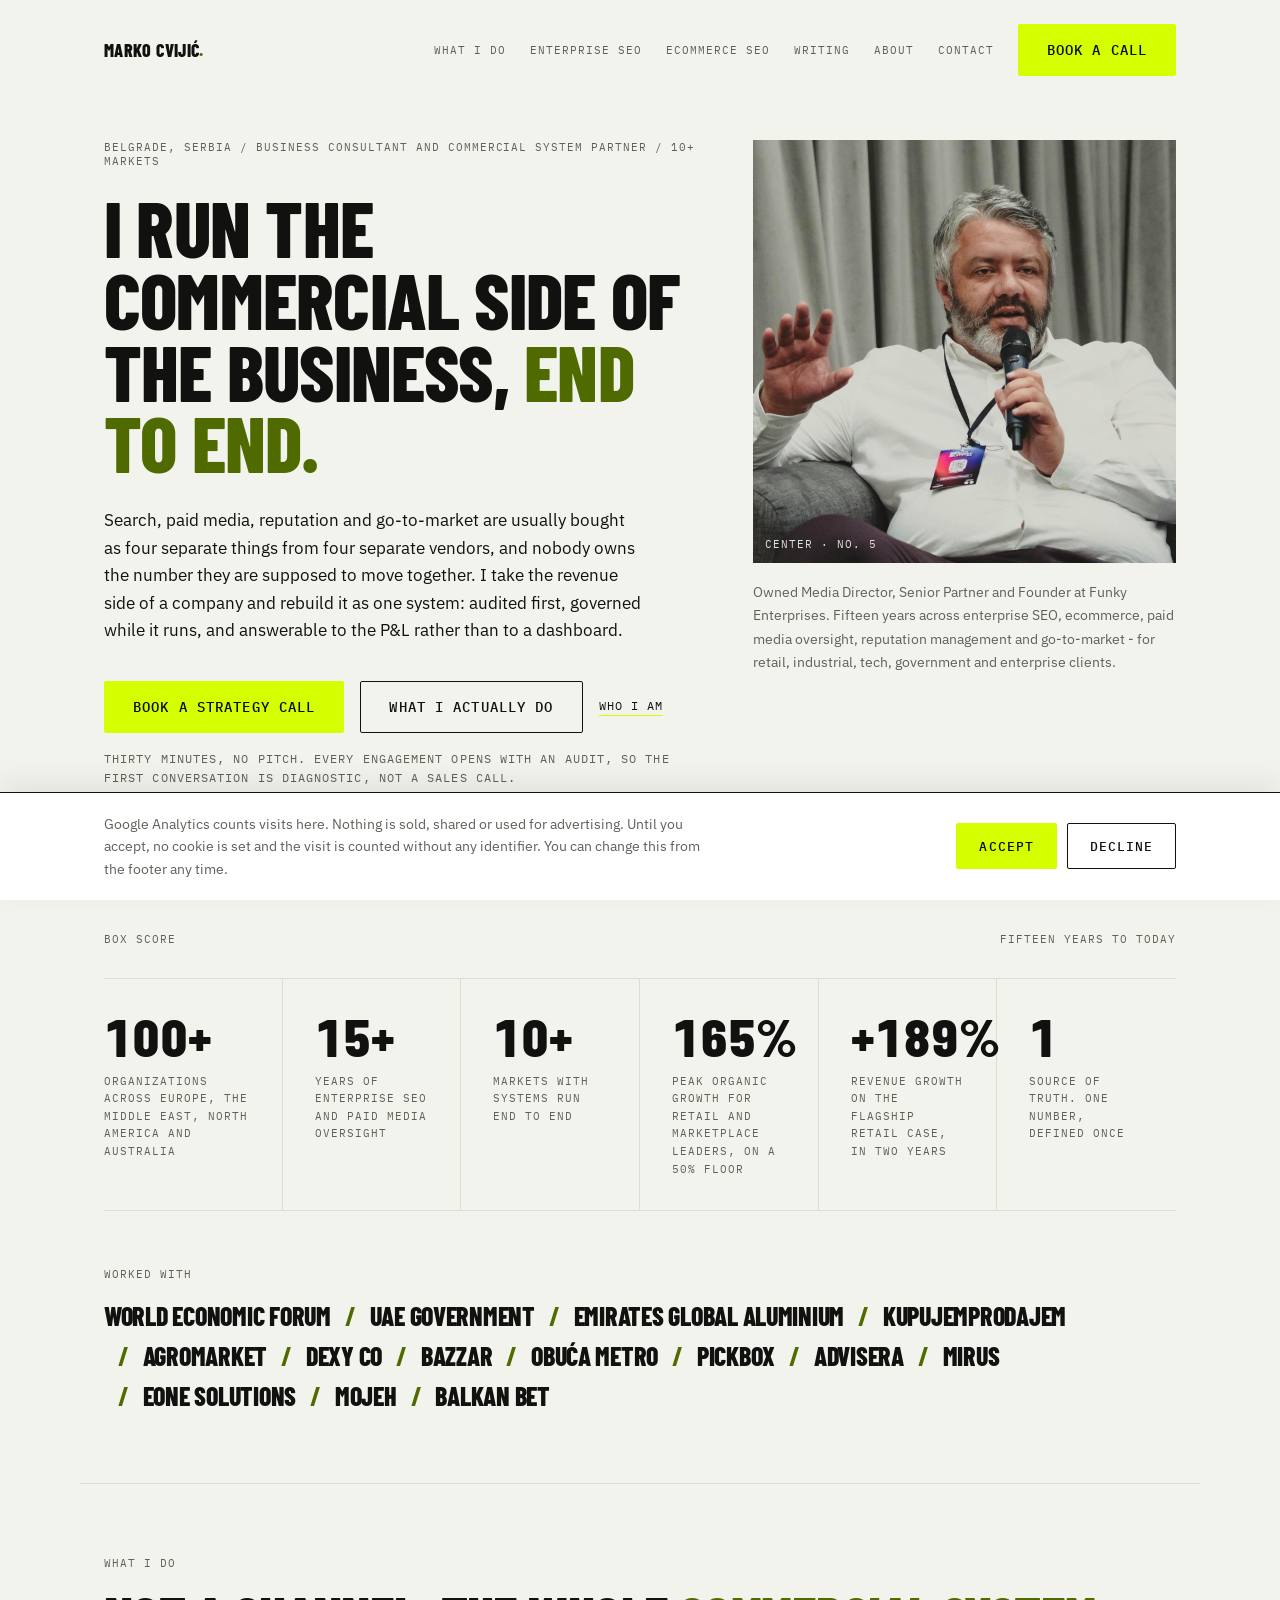
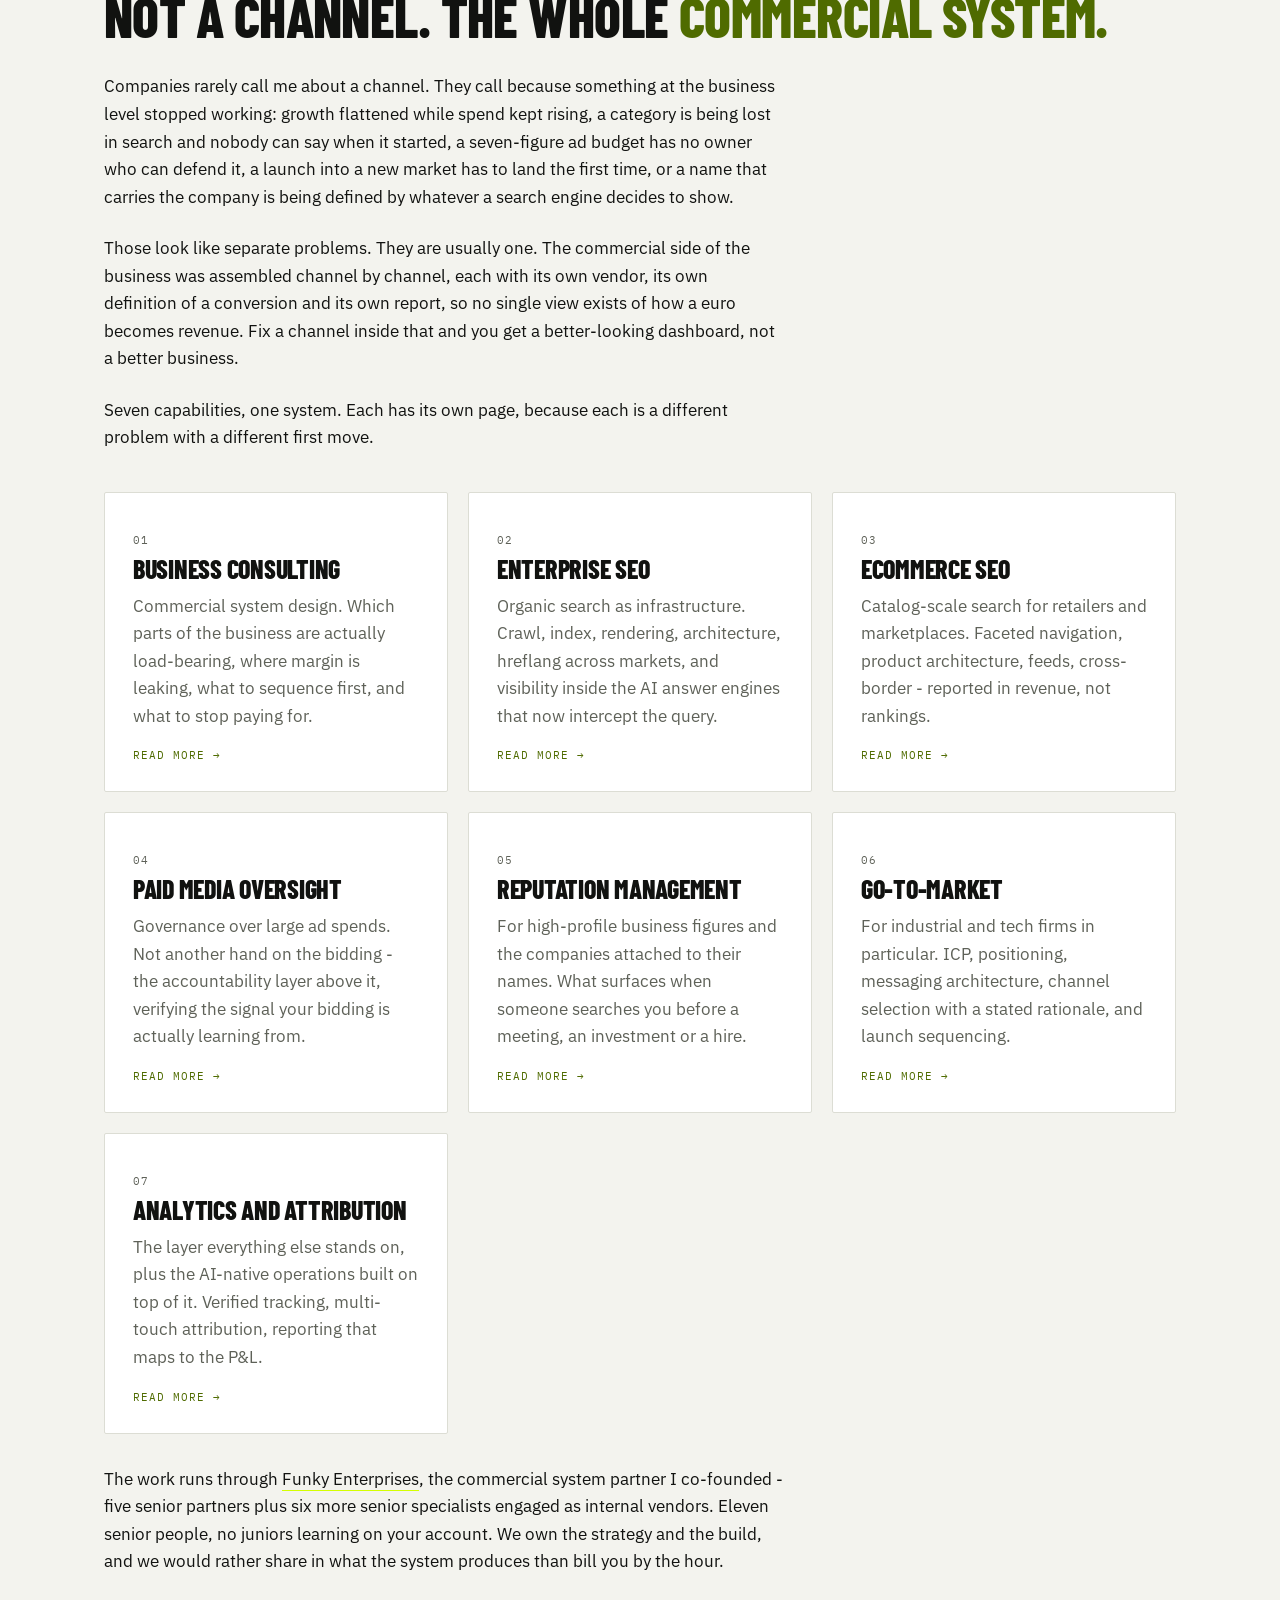
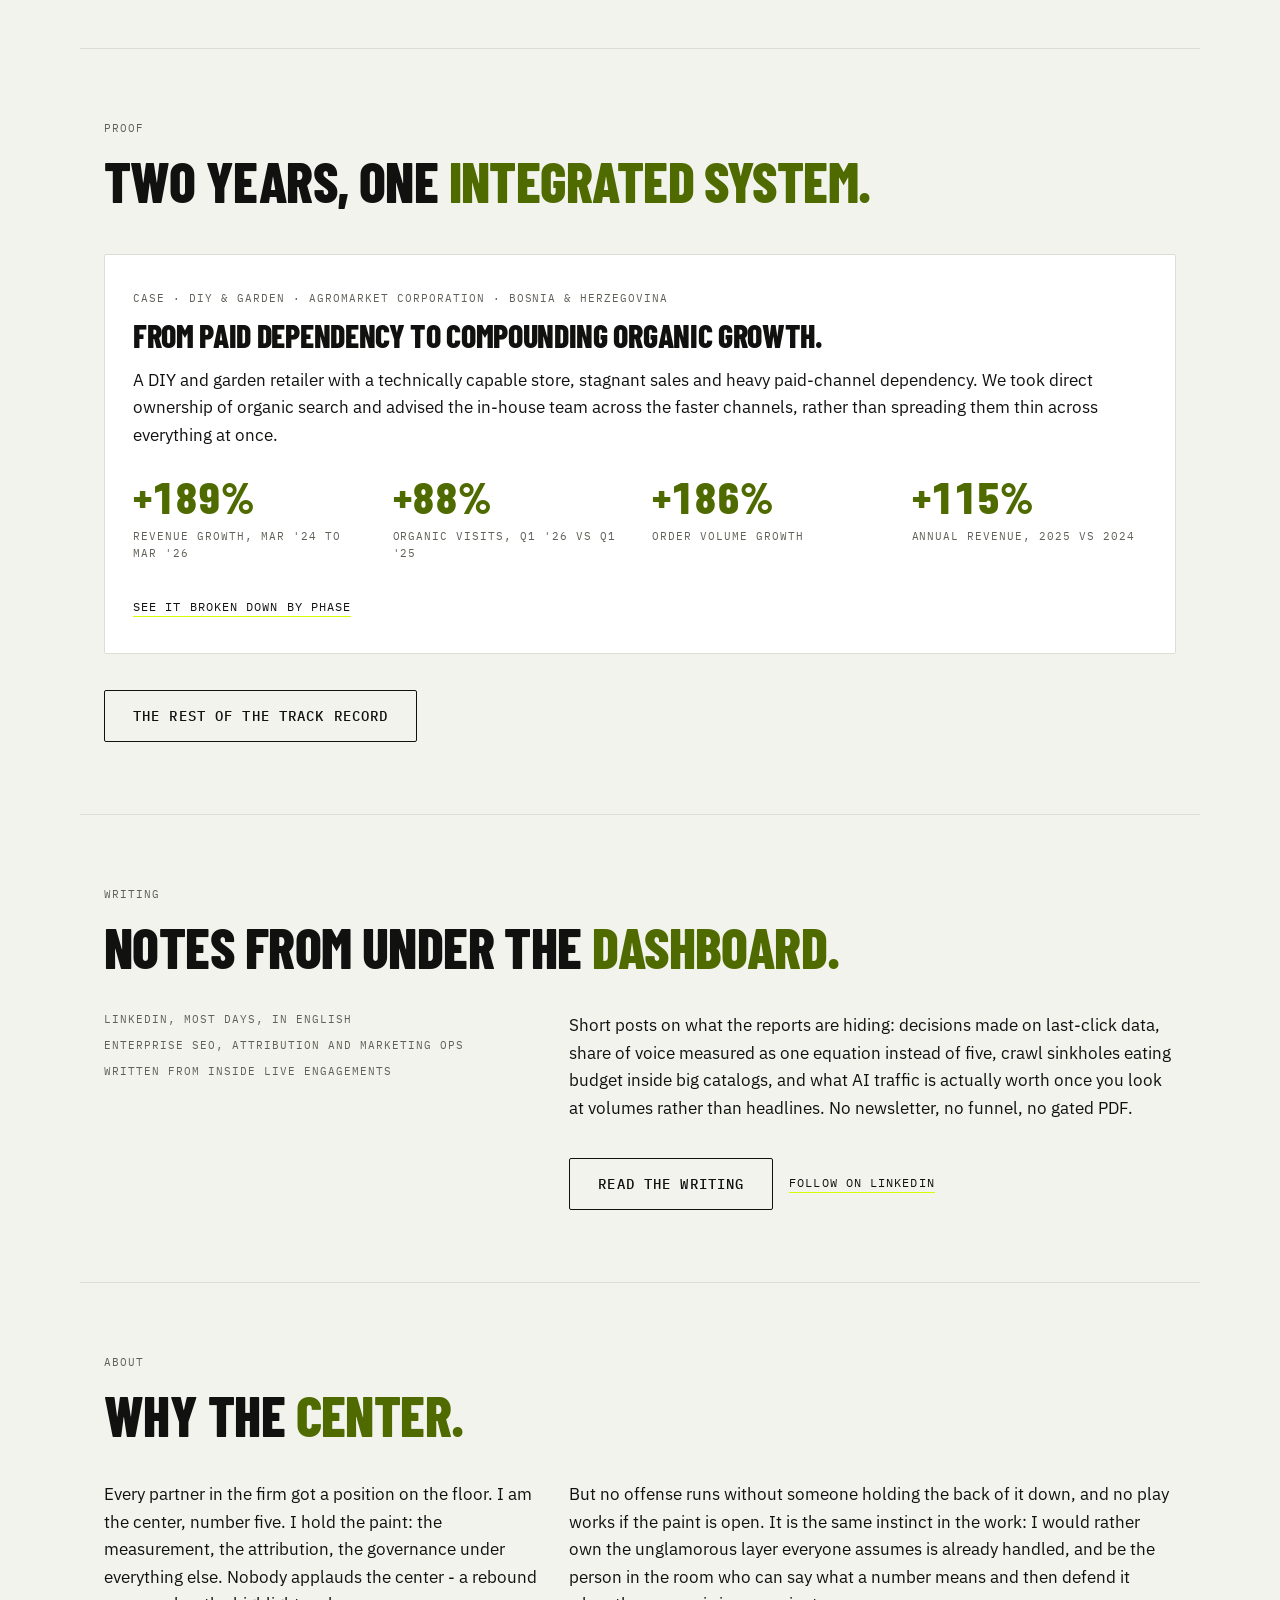
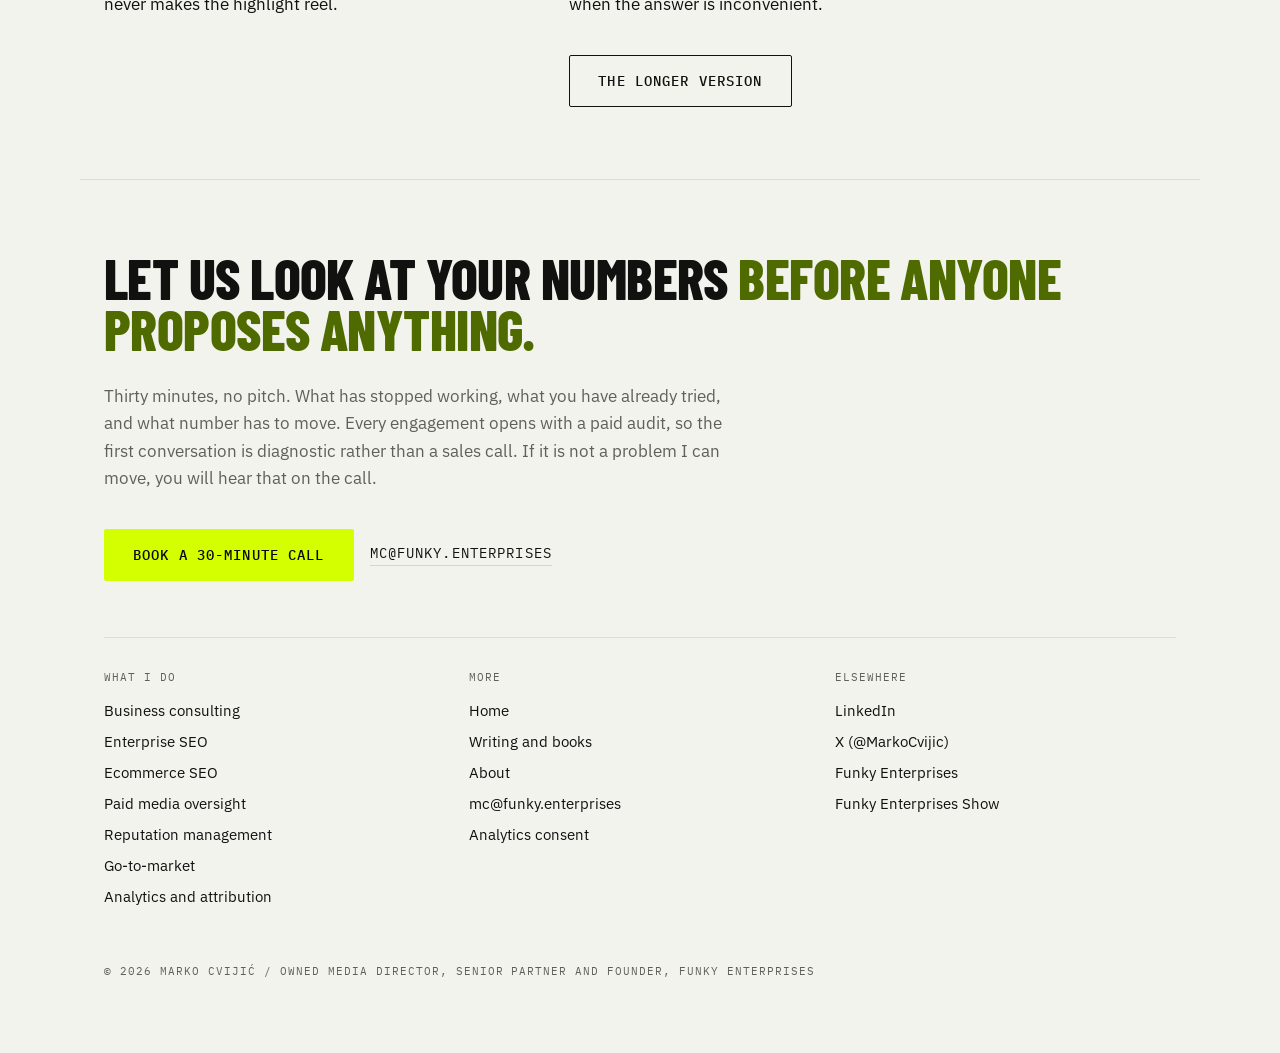
<file: index.html>
<!DOCTYPE html>
<html lang="en">
<head>
<meta charset="utf-8">
<meta name="viewport" content="width=device-width, initial-scale=1">
<meta name="color-scheme" content="light">
<title>Marko Cvijić - Business Consultant &amp; Commercial System Partner</title>
<meta name="author" content="Marko Cvijić">
<meta name="description" content="Business consultant and commercial system partner. Enterprise SEO, ecommerce SEO, paid media oversight for large ad spends, reputation management for high-profile figures, and go-to-market for industrial and tech firms. Senior Partner and Founder at Funky Enterprises.">
<link rel="canonical" href="https://markocvijic.co/">

<meta property="og:type" content="profile">
<meta property="og:site_name" content="Marko Cvijić">
<meta property="og:url" content="https://markocvijic.co/">
<meta property="og:title" content="Marko Cvijić - Business Consultant &amp; Commercial System Partner">
<meta property="og:description" content="I take the revenue side of a business - search, paid media, reputation, go-to-market - and turn it into one system that can be audited, governed and scaled. Fifteen years, 100+ organizations, 10+ markets.">
<meta property="og:image" content="https://markocvijic.co/assets/marko-cvijic.jpg">
<meta name="twitter:card" content="summary_large_image">
<meta name="twitter:site" content="@MarkoCvijic">
<meta name="twitter:creator" content="@MarkoCvijic">
<meta name="twitter:title" content="Marko Cvijić - Business Consultant &amp; Commercial System Partner">
<meta name="twitter:description" content="I take the revenue side of a business - search, paid media, reputation, go-to-market - and turn it into one system that can be audited, governed and scaled. Fifteen years, 100+ organizations, 10+ markets.">
<meta name="twitter:image" content="https://markocvijic.co/assets/marko-cvijic.jpg">

<script>
/* GA4 with Consent Mode v2, advanced mode.

   Advanced, not basic: the tag loads for everyone, but every signal defaults to
   "denied", so until the visitor accepts, GA4 sends cookieless pings - no
   identifiers, no analytics cookie. That keeps modelled traffic numbers for
   people who decline and sets nothing on their machine.

   The two ad_* signals and ad_storage are never granted, by design. This site
   runs no advertising, so there is nothing to ask permission for. If a Google
   Ads tag is ever added here, the banner has to grow a second choice - do not
   just flip these to "granted".

   The library load is gated on the live hostname so local preview and automated
   checks never reach the property. The consent state itself is read on every
   hostname, so the banner is testable locally with the tag switched off. */
(function () {
  var KEY = "mc-consent", TTL = 31536000000, choice = null;
  try {
    var raw = localStorage.getItem(KEY), saved = raw && JSON.parse(raw);
    if (saved && saved.v === 1 && typeof saved.ts === "number" &&
        Date.now() - saved.ts < TTL) choice = saved.analytics;
  } catch (e) { /* storage blocked - treat as no choice yet */ }
  window.mcConsent = { key: KEY, ttl: TTL, choice: choice };

  if (!/(^|\.)markocvijic\.co$/.test(location.hostname)) return;
  window.dataLayer = window.dataLayer || [];
  window.gtag = function () { window.dataLayer.push(arguments); };

  /* Defaults go in before gtag.js is appended, which is the whole point of
     doing this here rather than in the banner script at the end of <body>.
     A returning visitor's stored yes is applied as the default, so there is no
     denied-then-update round trip and no flicker. */
  gtag("consent", "default", {
    ad_storage: "denied",
    ad_user_data: "denied",
    ad_personalization: "denied",
    analytics_storage: choice === "granted" ? "granted" : "denied",
    wait_for_update: 500
  });
  gtag("set", "ads_data_redaction", true);
  gtag("js", new Date());
  gtag("config", "G-7G684NYNZ5");

  var s = document.createElement("script");
  s.async = true;
  s.src = "https://www.googletagmanager.com/gtag/js?id=G-7G684NYNZ5";
  document.head.appendChild(s);
})();
</script>

<link rel="icon" type="image/svg+xml" href="/favicon.svg">
<link rel="preconnect" href="https://fonts.googleapis.com">
<link rel="preconnect" href="https://fonts.gstatic.com" crossorigin>
<link rel="stylesheet" href="https://fonts.googleapis.com/css2?family=Barlow+Condensed:wght@700;800&family=IBM+Plex+Mono:wght@400;500&family=IBM+Plex+Sans:wght@400;500;600&display=swap">
<link rel="stylesheet" href="/styles.css">

<script type="application/ld+json">
{
  "@context": "https://schema.org",
  "@graph": [
    {
      "@type": "Person",
      "@id": "https://markocvijic.co/#person",
      "name": "Marko Cvijić",
      "givenName": "Marko",
      "familyName": "Cvijić",
      "url": "https://markocvijic.co/",
      "mainEntityOfPage": {
        "@id": "https://markocvijic.co/about/#webpage"
      },
      "image": {
        "@id": "https://markocvijic.co/#portrait"
      },
      "jobTitle": "Business Consultant, Commercial System Partner, Owned Media Director",
      "description": "Business consultant and commercial system partner. Enterprise SEO, ecommerce SEO, paid media oversight for large ad spends, reputation management for high-profile business figures, and go-to-market for industrial and tech firms.",
      "worksFor": {
        "@id": "https://funky.enterprises/#organization"
      },
      "address": {
        "@type": "PostalAddress",
        "addressLocality": "Belgrade",
        "addressCountry": "RS"
      },
      "email": "mailto:mc@funky.enterprises",
      "knowsLanguage": [
        "en",
        "sr"
      ],
      "knowsAbout": [
        "Business consulting",
        "Commercial system design",
        "Enterprise SEO",
        "Ecommerce SEO",
        "Paid media oversight and budget governance",
        "Reputation management",
        "Go-to-market strategy",
        "Analytics and revenue attribution",
        "AI-native marketing operations"
      ],
      "sameAs": [
        "https://www.linkedin.com/in/markocvijic/",
        "https://x.com/MarkoCvijic",
        "https://funky.enterprises/team/marko-cvijic"
      ]
    },
    {
      "@type": "Organization",
      "@id": "https://funky.enterprises/#organization",
      "name": "Funky Enterprises",
      "url": "https://funky.enterprises",
      "description": "Commercial system partner rather than an agency. Five senior partners plus six senior specialists engaged as internal vendors, and no juniors.",
      "founder": {
        "@id": "https://markocvijic.co/#person"
      },
      "member": {
        "@id": "https://markocvijic.co/#person"
      },
      "areaServed": [
        {
          "@type": "Place",
          "name": "Europe"
        },
        {
          "@type": "Place",
          "name": "Middle East"
        },
        {
          "@type": "Place",
          "name": "North America"
        },
        {
          "@type": "Place",
          "name": "Australia"
        }
      ]
    },
    {
      "@type": "ImageObject",
      "@id": "https://markocvijic.co/#portrait",
      "url": "https://markocvijic.co/assets/marko-cvijic.jpg",
      "contentUrl": "https://markocvijic.co/assets/marko-cvijic.jpg",
      "width": 800,
      "height": 800,
      "caption": "Marko Cvijić"
    },
    {
      "@type": "WebSite",
      "@id": "https://markocvijic.co/#website",
      "url": "https://markocvijic.co/",
      "name": "Marko Cvijić",
      "description": "Business consultant and commercial system partner. Enterprise SEO, ecommerce SEO, paid media oversight for large ad spends, reputation management for high-profile business figures, and go-to-market for industrial and tech firms.",
      "inLanguage": "en",
      "publisher": {
        "@id": "https://markocvijic.co/#person"
      },
      "copyrightHolder": {
        "@id": "https://markocvijic.co/#person"
      }
    },
    {
      "@type": "ProfilePage",
      "@id": "https://markocvijic.co/#webpage",
      "url": "https://markocvijic.co/",
      "name": "Marko Cvijić - Business Consultant & Commercial System Partner",
      "description": "Business consultant and commercial system partner. Enterprise SEO, ecommerce SEO, paid media oversight for large ad spends, reputation management for high-profile figures, and go-to-market for industrial and tech firms. Senior Partner and Founder at Funky Enterprises.",
      "isPartOf": {
        "@id": "https://markocvijic.co/#website"
      },
      "inLanguage": "en",
      "about": {
        "@id": "https://markocvijic.co/#person"
      },
      "mainEntity": {
        "@id": "https://markocvijic.co/#person"
      },
      "primaryImageOfPage": {
        "@id": "https://markocvijic.co/#portrait"
      }
    },
    {
      "@type": "ItemList",
      "@id": "https://markocvijic.co/#capabilities",
      "name": "Capabilities",
      "numberOfItems": 7,
      "itemListOrder": "https://schema.org/ItemListUnordered",
      "itemListElement": [
        {
          "@type": "ListItem",
          "position": 1,
          "name": "Business consulting",
          "item": "https://markocvijic.co/business-consulting/"
        },
        {
          "@type": "ListItem",
          "position": 2,
          "name": "Enterprise SEO",
          "item": "https://markocvijic.co/enterprise-seo/"
        },
        {
          "@type": "ListItem",
          "position": 3,
          "name": "Ecommerce SEO",
          "item": "https://markocvijic.co/ecommerce-seo/"
        },
        {
          "@type": "ListItem",
          "position": 4,
          "name": "Paid media oversight",
          "item": "https://markocvijic.co/paid-media-oversight/"
        },
        {
          "@type": "ListItem",
          "position": 5,
          "name": "Reputation management",
          "item": "https://markocvijic.co/reputation-management/"
        },
        {
          "@type": "ListItem",
          "position": 6,
          "name": "Go-to-market",
          "item": "https://markocvijic.co/go-to-market/"
        },
        {
          "@type": "ListItem",
          "position": 7,
          "name": "Analytics and attribution",
          "item": "https://markocvijic.co/analytics-attribution/"
        }
      ]
    }
  ]
}
</script>
</head>
<body>

<header class="wrap site-header">
  <a class="brand" href="/">Marko Cvijić<span class="lime">.</span></a>
  <div class="header-right">
    <nav class="nav mono" aria-label="Primary">
      <a href="/#services">What I do</a>
      <a href="/enterprise-seo/">Enterprise SEO</a>
      <a href="/ecommerce-seo/">Ecommerce SEO</a>
      <a href="/writing/">Writing</a>
      <a href="/about/">About</a>
      <a href="/#contact">Contact</a>
    </nav>
    <a class="btn btn-primary header-cta" href="https://calendly.com/funkyenterprises/30-minute-needs-assessment" target="_blank" rel="noopener noreferrer">Book a call</a>
  </div>
</header>

<main id="top">

  <!-- HERO -->
  <section class="wrap section hero">
    <div>
      <p class="mono eyebrow">Belgrade, Serbia / business consultant and commercial system partner / 10+ markets</p>
      <h1 class="h hero-title">I run the commercial side of the business, <span class="lime">end to end.</span></h1>
      <p class="body hero-lede">Search, paid media, reputation and go-to-market are usually bought as four separate things from four separate vendors, and nobody owns the number they are supposed to move together. I take the revenue side of a company and rebuild it as one system: audited first, governed while it runs, and answerable to the P&amp;L rather than to a dashboard.</p>
      <div class="actions">
        <a class="btn btn-primary" href="https://calendly.com/funkyenterprises/30-minute-needs-assessment" target="_blank" rel="noopener noreferrer">Book a strategy call</a>
        <a class="btn btn-outline" href="#services">What I actually do</a>
        <a class="textlink" href="/about/">Who I am</a>
      </div>
      <p class="mono muted hero-note">Thirty minutes, no pitch. Every engagement opens with an audit, so the first conversation is diagnostic, not a sales call.</p>
    </div>
    <div class="hero-aside">
      <figure class="portrait">
        <img src="/assets/marko-cvijic.jpg" alt="Marko Cvijić" width="800" height="800" loading="eager">
        <figcaption class="mono">Center · No. 5</figcaption>
      </figure>
      <p class="muted hero-role">Owned Media Director, Senior Partner and Founder at Funky Enterprises. Fifteen years across enterprise SEO, ecommerce, paid media oversight, reputation management and go-to-market - for retail, industrial, tech, government and enterprise clients.</p>
    </div>
  </section>

  <!-- BOX SCORE -->
  <section class="wrap section">
    <div class="section-meta">
      <span class="mono muted">Box score</span>
      <span class="mono muted">Fifteen years to today</span>
    </div>
    <div class="scores">
      <div class="score">
        <div class="score-value">100+</div>
        <p class="score-label mono">Organizations across Europe, the Middle East, North America and Australia</p>
      </div>
      <div class="score">
        <div class="score-value">15+</div>
        <p class="score-label mono">Years of enterprise SEO and paid media oversight</p>
      </div>
      <div class="score">
        <div class="score-value">10+</div>
        <p class="score-label mono">Markets with systems run end to end</p>
      </div>
      <div class="score">
        <div class="score-value">165%</div>
        <p class="score-label mono">Peak organic growth for retail and marketplace leaders, on a 50% floor</p>
      </div>
      <div class="score">
        <div class="score-value">+189%</div>
        <p class="score-label mono">Revenue growth on the flagship retail case, in two years</p>
      </div>
      <div class="score">
        <div class="score-value">1</div>
        <p class="score-label mono">Source of truth. One number, defined once</p>
      </div>
    </div>

    <div class="clients">
      <p class="mono logo-row-label">Worked with</p>
      <ul class="h client-band">
        <li>World Economic Forum</li>
        <li>UAE Government</li>
        <li>Emirates Global Aluminium</li>
        <li>KupujemProdajem</li>
        <li>Agromarket</li>
        <li>Dexy Co</li>
        <li>Bazzar</li>
        <li>Obuća Metro</li>
        <li>Pickbox</li>
        <li>Advisera</li>
        <li>Mirus</li>
        <li>Eone Solutions</li>
        <li>Mojeh</li>
        <li>Balkan Bet</li>
      </ul>
    </div>
  </section>

  <!-- SERVICES -->
  <section id="services" class="wrap section">
    <p class="mono eyebrow">What I do</p>
    <h2 class="h section-title">Not a channel. The whole <span class="lime">commercial system.</span></h2>
    <div class="body prose">
      <p>Companies rarely call me about a channel. They call because something at the business level stopped working: growth flattened while spend kept rising, a category is being lost in search and nobody can say when it started, a seven-figure ad budget has no owner who can defend it, a launch into a new market has to land the first time, or a name that carries the company is being defined by whatever a search engine decides to show.</p>
      <p>Those look like separate problems. They are usually one. The commercial side of the business was assembled channel by channel, each with its own vendor, its own definition of a conversion and its own report, so no single view exists of how a euro becomes revenue. Fix a channel inside that and you get a better-looking dashboard, not a better business.</p>
      <p>Seven capabilities, one system. Each has its own page, because each is a different problem with a different first move.</p>
    </div>

    <div class="svcs">
      <a class="svc" href="/business-consulting/">
        <p class="mono svc-num">01</p>
        <h3 class="h svc-title">Business consulting</h3>
        <p class="body">Commercial system design. Which parts of the business are actually load-bearing, where margin is leaking, what to sequence first, and what to stop paying for.</p>
        <span class="svc-go">Read more →</span>
      </a>
      <a class="svc" href="/enterprise-seo/">
        <p class="mono svc-num">02</p>
        <h3 class="h svc-title">Enterprise SEO</h3>
        <p class="body">Organic search as infrastructure. Crawl, index, rendering, architecture, hreflang across markets, and visibility inside the AI answer engines that now intercept the query.</p>
        <span class="svc-go">Read more →</span>
      </a>
      <a class="svc" href="/ecommerce-seo/">
        <p class="mono svc-num">03</p>
        <h3 class="h svc-title">Ecommerce SEO</h3>
        <p class="body">Catalog-scale search for retailers and marketplaces. Faceted navigation, product architecture, feeds, cross-border - reported in revenue, not rankings.</p>
        <span class="svc-go">Read more →</span>
      </a>
      <a class="svc" href="/paid-media-oversight/">
        <p class="mono svc-num">04</p>
        <h3 class="h svc-title">Paid media oversight</h3>
        <p class="body">Governance over large ad spends. Not another hand on the bidding - the accountability layer above it, verifying the signal your bidding is actually learning from.</p>
        <span class="svc-go">Read more →</span>
      </a>
      <a class="svc" href="/reputation-management/">
        <p class="mono svc-num">05</p>
        <h3 class="h svc-title">Reputation management</h3>
        <p class="body">For high-profile business figures and the companies attached to their names. What surfaces when someone searches you before a meeting, an investment or a hire.</p>
        <span class="svc-go">Read more →</span>
      </a>
      <a class="svc" href="/go-to-market/">
        <p class="mono svc-num">06</p>
        <h3 class="h svc-title">Go-to-market</h3>
        <p class="body">For industrial and tech firms in particular. ICP, positioning, messaging architecture, channel selection with a stated rationale, and launch sequencing.</p>
        <span class="svc-go">Read more →</span>
      </a>
      <a class="svc" href="/analytics-attribution/">
        <p class="mono svc-num">07</p>
        <h3 class="h svc-title">Analytics and attribution</h3>
        <p class="body">The layer everything else stands on, plus the AI-native operations built on top of it. Verified tracking, multi-touch attribution, reporting that maps to the P&amp;L.</p>
        <span class="svc-go">Read more →</span>
      </a>
    </div>

    <p class="body prose">The work runs through <a class="inlink" href="https://funky.enterprises/" target="_blank" rel="noopener noreferrer">Funky Enterprises</a>, the commercial system partner I co-founded - five senior partners plus six more senior specialists engaged as internal vendors. Eleven senior people, no juniors learning on your account. We own the strategy and the build, and we would rather share in what the system produces than bill you by the hour.</p>
  </section>

  <!-- CASE -->
  <section class="wrap section">
    <p class="mono eyebrow">Proof</p>
    <h2 class="h section-title">Two years, one <span class="lime">integrated system.</span></h2>
    <div class="case">
      <p class="mono muted">Case · DIY &amp; Garden · Agromarket Corporation · Bosnia &amp; Herzegovina</p>
      <h3 class="h card-title">From paid dependency to compounding organic growth.</h3>
      <p class="body card-body">A DIY and garden retailer with a technically capable store, stagnant sales and heavy paid-channel dependency. We took direct ownership of organic search and advised the in-house team across the faster channels, rather than spreading them thin across everything at once.</p>
      <div class="case-stats">
        <div>
          <div class="case-stat-value">+189%</div>
          <p class="case-stat-label mono">Revenue growth, Mar '24 to Mar '26</p>
        </div>
        <div>
          <div class="case-stat-value">+88%</div>
          <p class="case-stat-label mono">Organic visits, Q1 '26 vs Q1 '25</p>
        </div>
        <div>
          <div class="case-stat-value">+186%</div>
          <p class="case-stat-label mono">Order volume growth</p>
        </div>
        <div>
          <div class="case-stat-value">+115%</div>
          <p class="case-stat-label mono">Annual revenue, 2025 vs 2024</p>
        </div>
      </div>
      <div class="actions">
        <a class="textlink" href="/ecommerce-seo/">See it broken down by phase</a>
      </div>
    </div>
    <div class="actions">
      <a class="btn btn-outline" href="/about/">The rest of the track record</a>
    </div>
  </section>

  <!-- WRITING TEASER -->
  <section class="wrap section">
    <p class="mono eyebrow">Writing</p>
    <h2 class="h section-title">Notes from under the <span class="lime">dashboard.</span></h2>
    <div class="teaser">
      <div>
        <ul class="mono writing-facts">
          <li>LinkedIn, most days, in English</li>
          <li>Enterprise SEO, attribution and marketing ops</li>
          <li>Written from inside live engagements</li>
        </ul>
      </div>
      <div>
        <p class="body">Short posts on what the reports are hiding: decisions made on last-click data, share of voice measured as one equation instead of five, crawl sinkholes eating budget inside big catalogs, and what AI traffic is actually worth once you look at volumes rather than headlines. No newsletter, no funnel, no gated PDF.</p>
        <div class="actions">
          <a class="btn btn-outline" href="/writing/">Read the writing</a>
          <a class="textlink" href="https://www.linkedin.com/in/markocvijic/" target="_blank" rel="noopener noreferrer">Follow on LinkedIn</a>
        </div>
      </div>
    </div>
  </section>

  <!-- ABOUT TEASER -->
  <section class="wrap section">
    <p class="mono eyebrow">About</p>
    <h2 class="h section-title">Why the <span class="lime">center.</span></h2>
    <div class="teaser">
      <div>
        <p class="body">Every partner in the firm got a position on the floor. I am the center, number five. I hold the paint: the measurement, the attribution, the governance under everything else. Nobody applauds the center - a rebound never makes the highlight reel.</p>
      </div>
      <div>
        <p class="body">But no offense runs without someone holding the back of it down, and no play works if the paint is open. It is the same instinct in the work: I would rather own the unglamorous layer everyone assumes is already handled, and be the person in the room who can say what a number means and then defend it when the answer is inconvenient.</p>
        <div class="actions">
          <a class="btn btn-outline" href="/about/">The longer version</a>
        </div>
      </div>
    </div>
  </section>

</main>

<footer id="contact" class="wrap site-footer">
  <h2 class="h footer-title">Let us look at your numbers <span class="lime">before anyone proposes anything.</span></h2>
  <p class="body muted lede">Thirty minutes, no pitch. What has stopped working, what you have already tried, and what number has to move. Every engagement opens with a paid audit, so the first conversation is diagnostic rather than a sales call. If it is not a problem I can move, you will hear that on the call.</p>
  <div class="actions">
    <a class="btn btn-primary" href="https://calendly.com/funkyenterprises/30-minute-needs-assessment" target="_blank" rel="noopener noreferrer">Book a 30-minute call</a>
    <a class="footer-mail" href="mailto:mc@funky.enterprises">mc@funky.enterprises</a>
  </div>

  <div class="footer-cols">
    <div class="footer-col">
      <p class="mono footer-col-title">What I do</p>
      <ul>
        <li><a href="/business-consulting/">Business consulting</a></li>
        <li><a href="/enterprise-seo/">Enterprise SEO</a></li>
        <li><a href="/ecommerce-seo/">Ecommerce SEO</a></li>
        <li><a href="/paid-media-oversight/">Paid media oversight</a></li>
        <li><a href="/reputation-management/">Reputation management</a></li>
        <li><a href="/go-to-market/">Go-to-market</a></li>
        <li><a href="/analytics-attribution/">Analytics and attribution</a></li>
      </ul>
    </div>
    <div class="footer-col">
      <p class="mono footer-col-title">More</p>
      <ul>
        <li><a href="/">Home</a></li>
        <li><a href="/writing/">Writing and books</a></li>
        <li><a href="/about/">About</a></li>
        <li><a href="mailto:mc@funky.enterprises">mc@funky.enterprises</a></li>
        <li><button type="button" class="consent-reopen">Analytics consent</button></li>
      </ul>
    </div>
    <div class="footer-col">
      <p class="mono footer-col-title">Elsewhere</p>
      <ul>
        <li><a href="https://www.linkedin.com/in/markocvijic/" target="_blank" rel="noopener noreferrer">LinkedIn</a></li>
        <li><a href="https://x.com/MarkoCvijic" target="_blank" rel="noopener noreferrer">X (@MarkoCvijic)</a></li>
        <li><a href="https://funky.enterprises/" target="_blank" rel="noopener noreferrer">Funky Enterprises</a></li>
        <li><a href="https://www.youtube.com/channel/UC0qSXbNRgglmzqdhXdpuM3g" target="_blank" rel="noopener noreferrer">Funky Enterprises Show</a></li>
      </ul>
    </div>
  </div>

  <p class="mono copyright">© 2026 Marko Cvijić / Owned Media Director, Senior Partner and Founder, Funky Enterprises</p>
</footer>

<script>
(function () {
  var c = window.mcConsent;
  if (!c) return;
  var el = null;

  function decide(value) {
    c.choice = value;
    try {
      localStorage.setItem(c.key, JSON.stringify(
        { v: 1, analytics: value, ts: Date.now() }));
    } catch (e) { /* storage blocked - the choice holds for this page only */ }
    if (window.gtag) gtag("consent", "update", { analytics_storage: value });
    if (el) { el.remove(); el = null; }
  }

  /* Built from one HTML string rather than a pile of createElement calls, so
     every class name appears as a real class attribute and the stylesheet
     coverage check can see it. */
  function open(focus) {
    if (el) return;
    var host = document.createElement("div");
    host.innerHTML =
      '<div class="consent" role="dialog" aria-label="Analytics consent" ' +
        'tabindex="-1">' +
        '<div class="consent-inner">' +
          '<p class="consent-text">Google Analytics counts visits here. ' +
          'Nothing is sold, shared or used for advertising. Until you accept, ' +
          'no cookie is set and the visit is counted without any identifier. ' +
          'You can change this from the footer any time.</p>' +
          '<div class="consent-actions">' +
            '<button type="button" class="consent-btn consent-accept" ' +
              'data-consent="granted">Accept</button>' +
            '<button type="button" class="consent-btn" ' +
              'data-consent="denied">Decline</button>' +
          '</div>' +
        '</div>' +
      '</div>';
    el = host.firstChild;
    el.addEventListener("click", function (ev) {
      var b = ev.target.closest("[data-consent]");
      if (b) decide(b.getAttribute("data-consent"));
    });
    document.body.appendChild(el);
    if (focus) el.focus();
  }

  if (c.choice === null) open(false);

  var reopen = document.querySelectorAll(".consent-reopen");
  for (var i = 0; i < reopen.length; i++) {
    reopen[i].addEventListener("click", function () { open(true); });
  }
})();
</script>

</body>
</html>
</file>
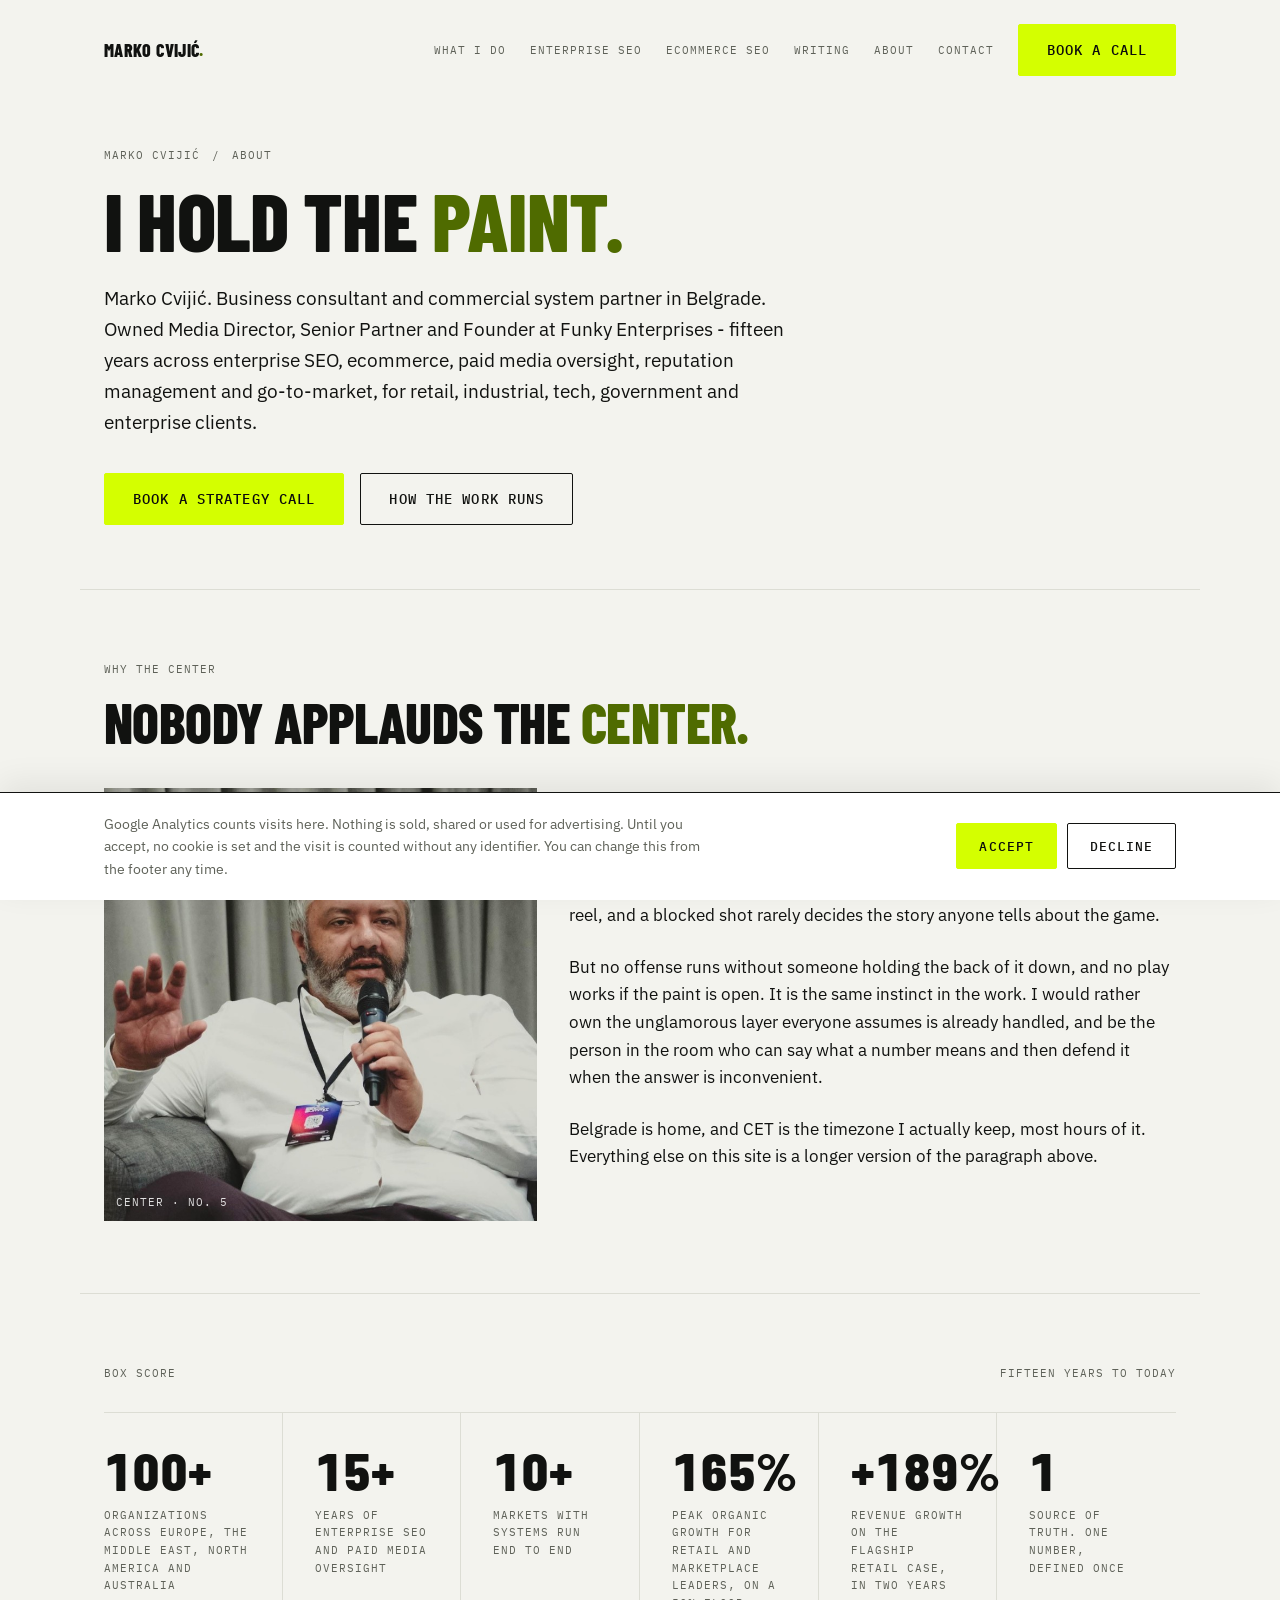
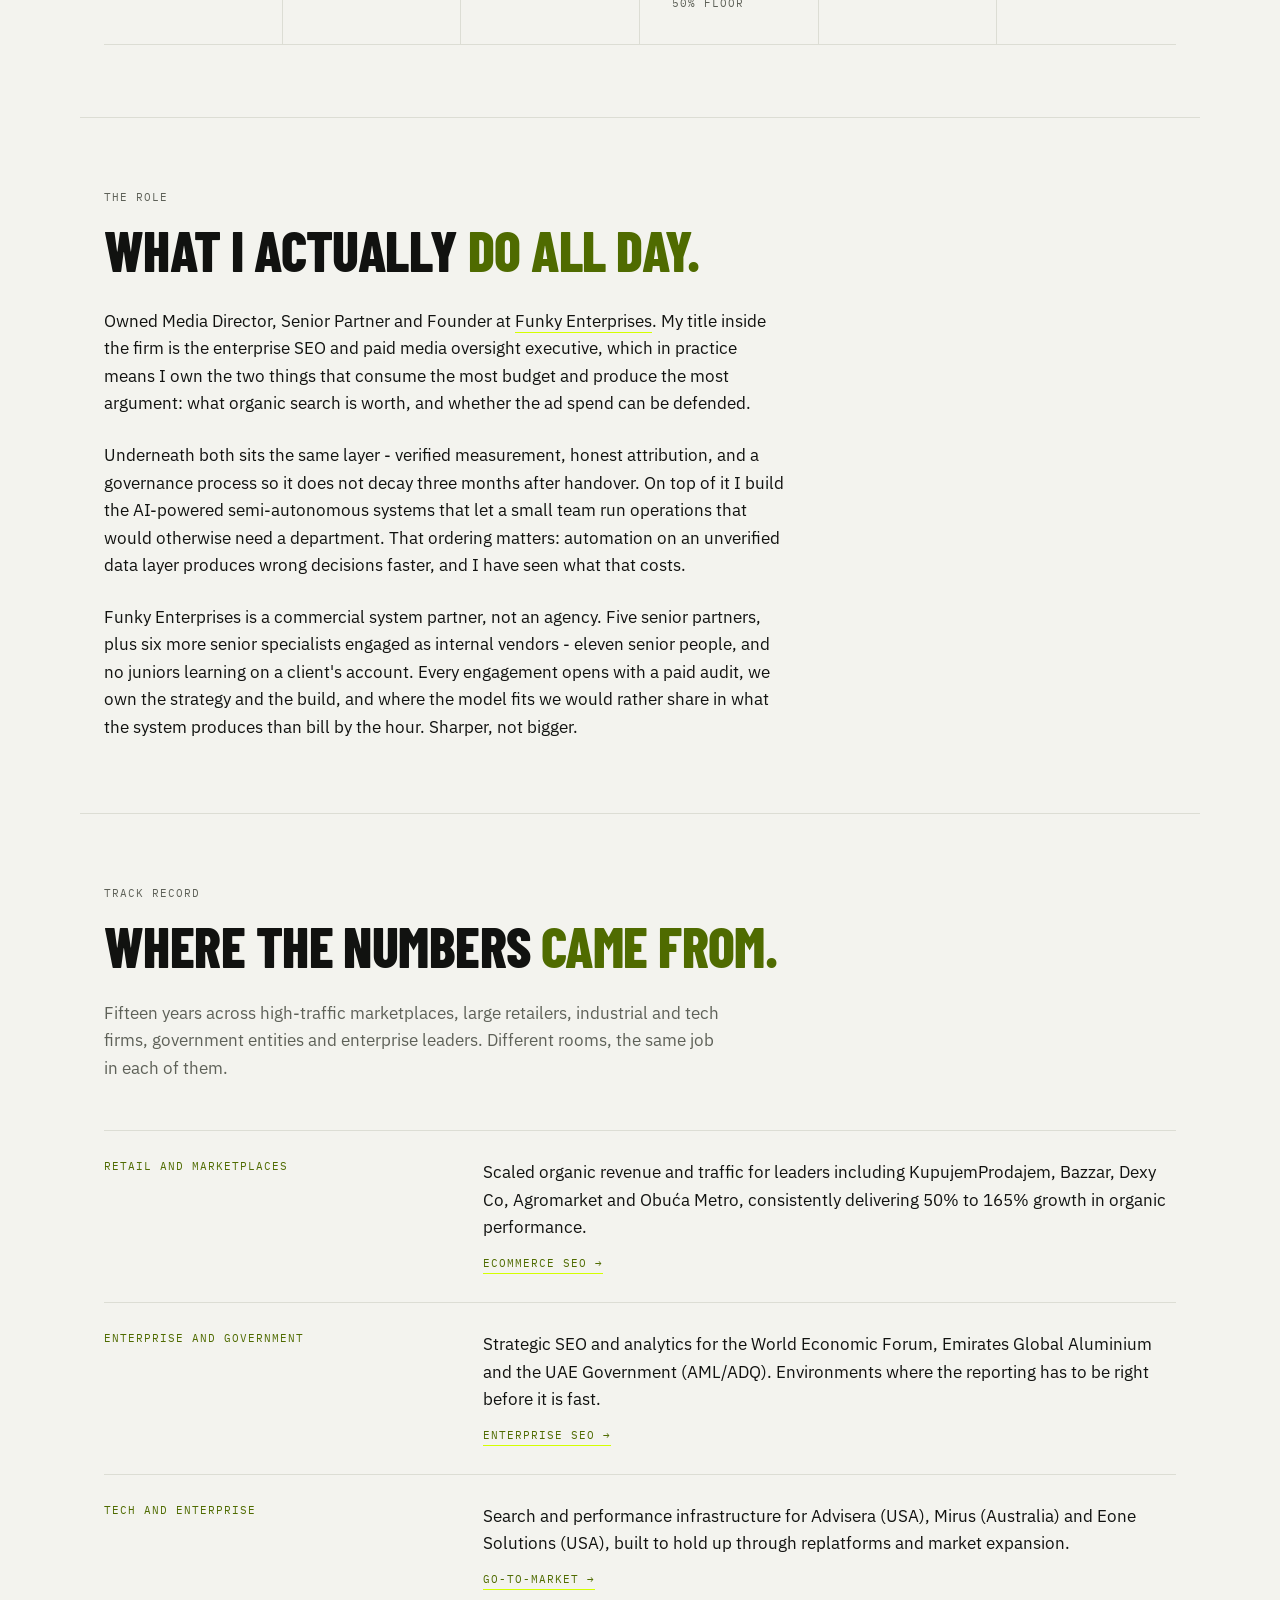
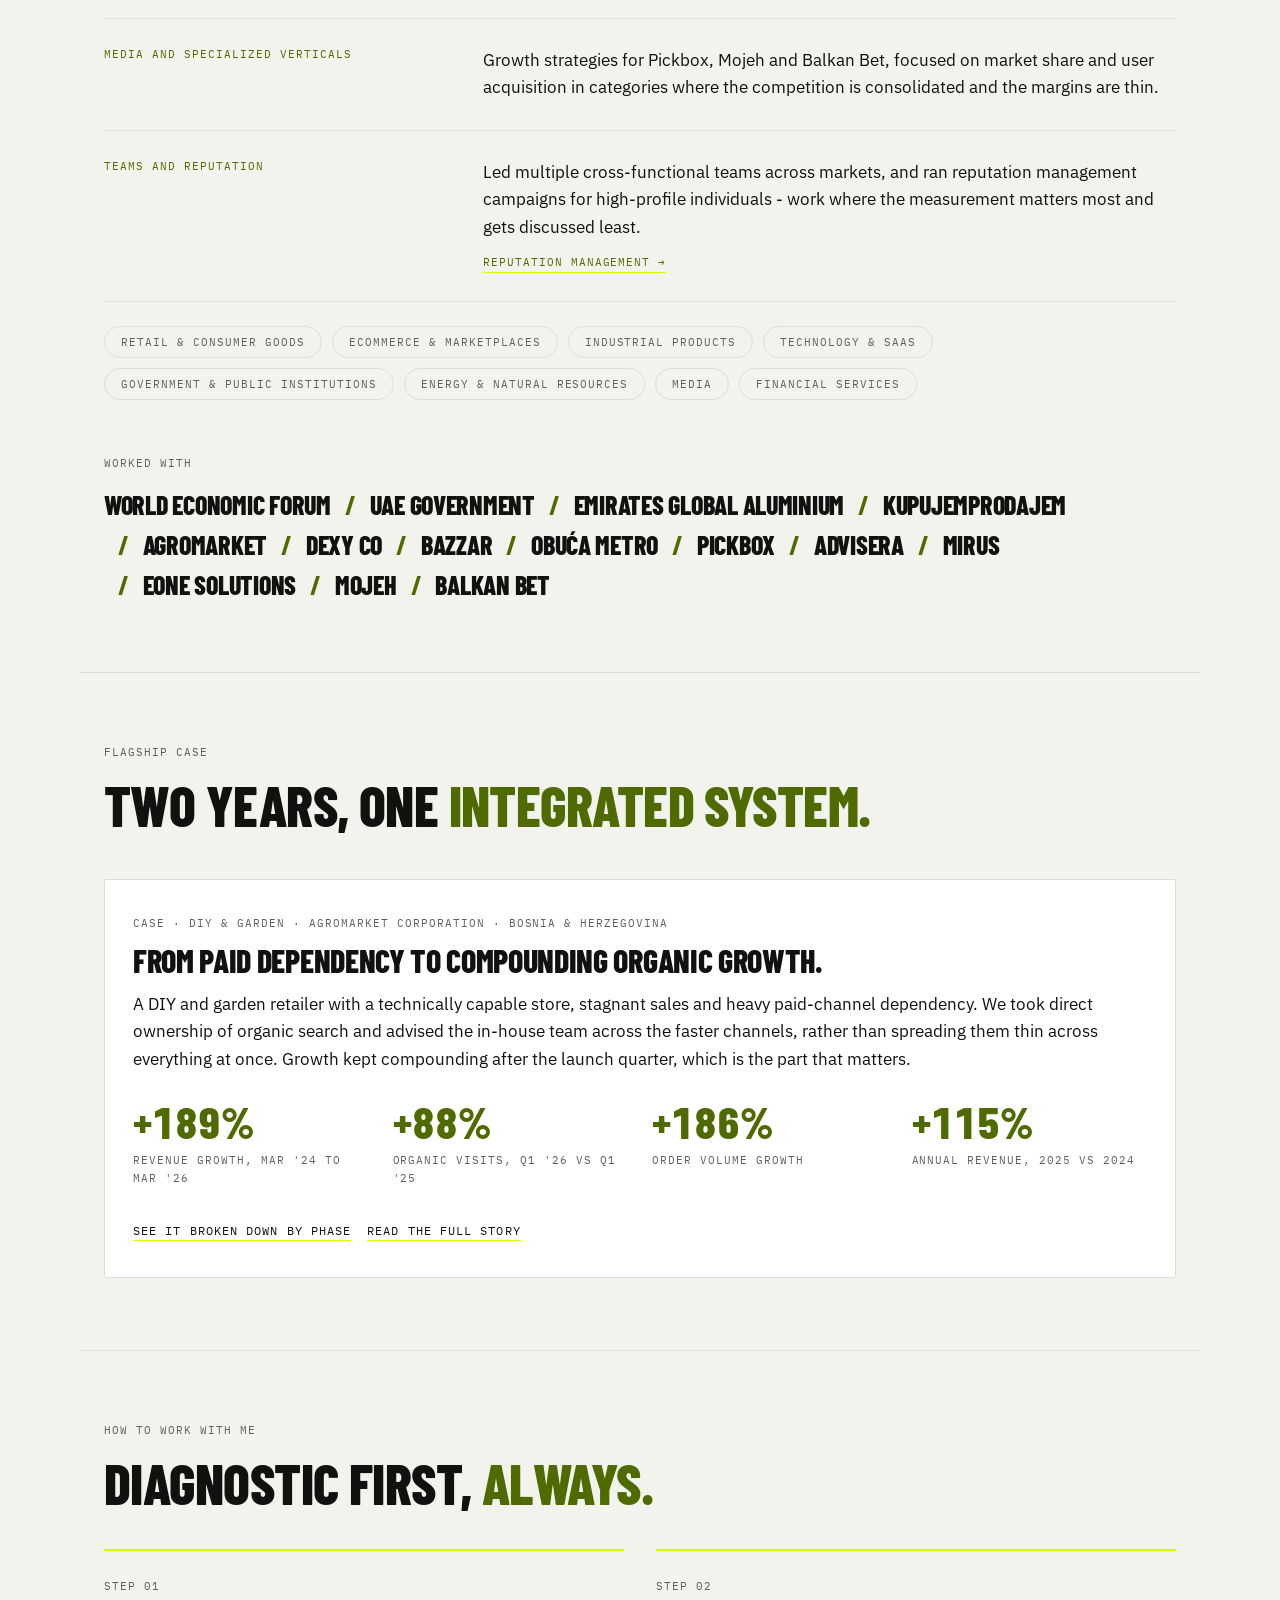
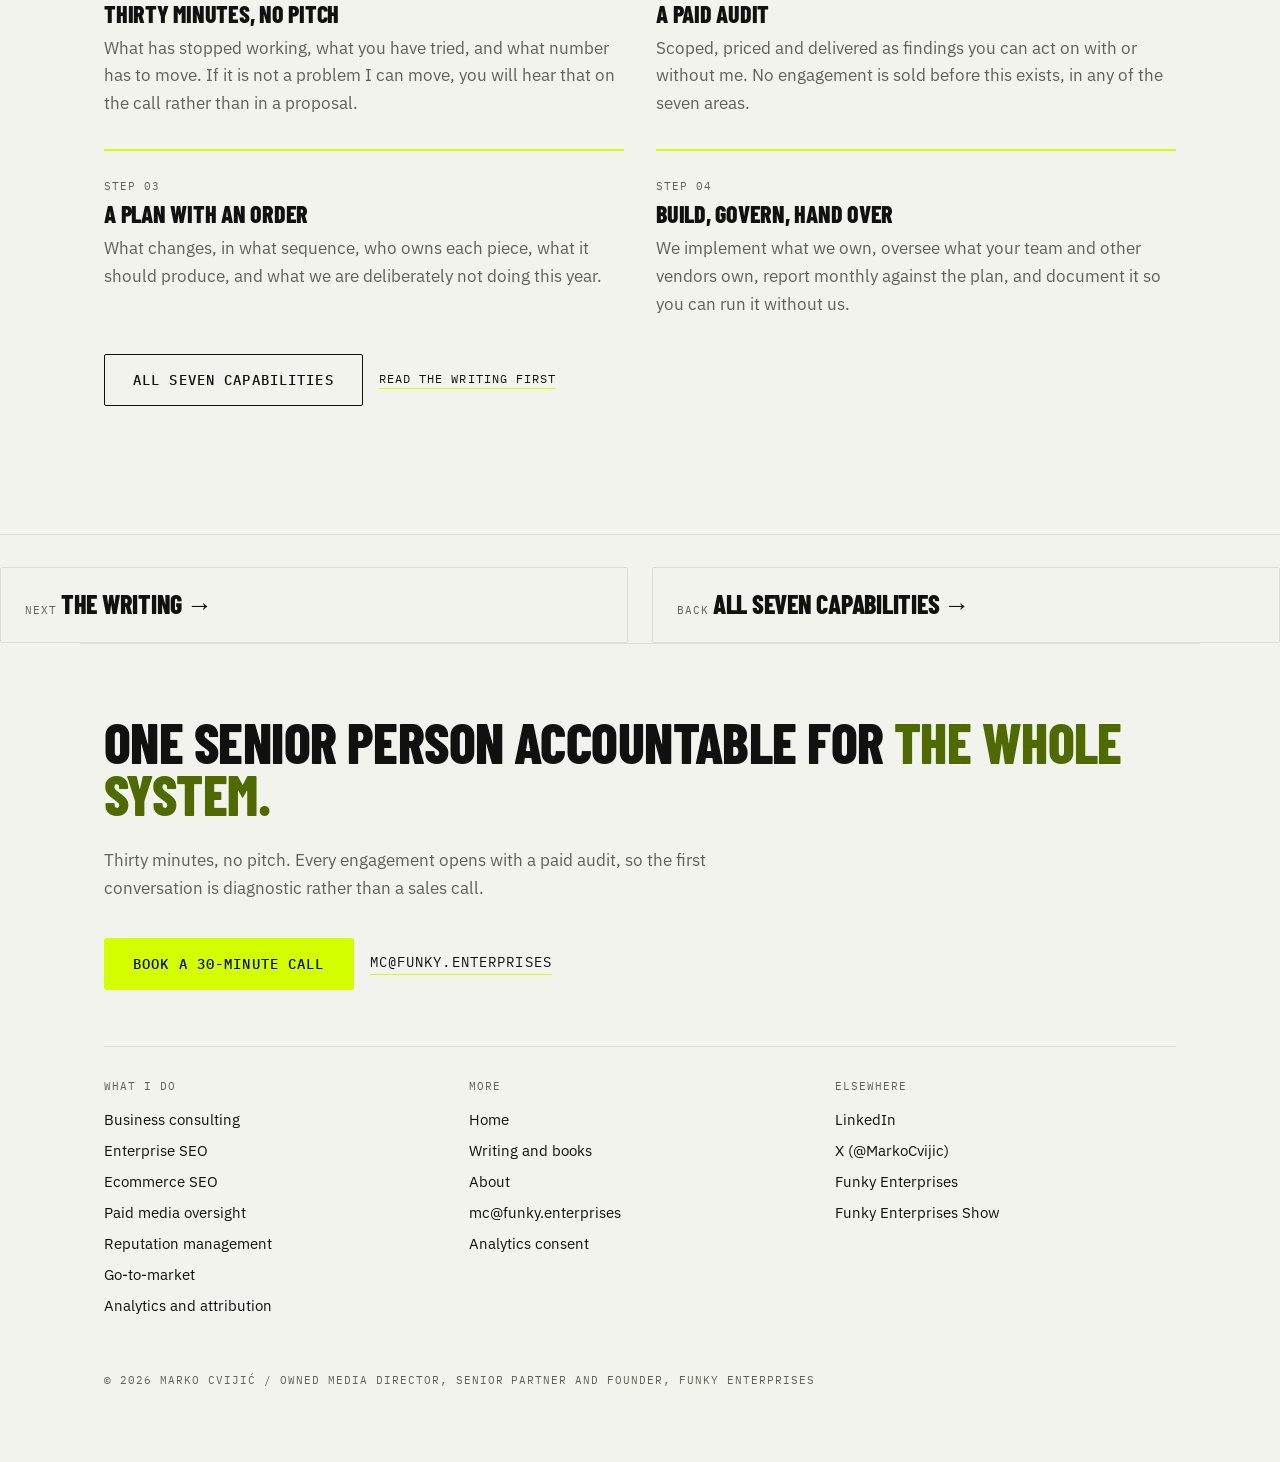
<file: about/index.html>
<!DOCTYPE html>
<html lang="en">
<head>
<meta charset="utf-8">
<meta name="viewport" content="width=device-width, initial-scale=1">
<meta name="color-scheme" content="light">
<title>About Marko Cvijić - Owned Media Director, Funky Enterprises</title>
<meta name="author" content="Marko Cvijić">
<meta name="description" content="Marko Cvijić, business consultant and commercial system partner in Belgrade. Owned Media Director, Senior Partner and Founder at Funky Enterprises. Fifteen years, 100+ organizations, 10+ markets, including the World Economic Forum, the UAE Government and Emirates Global Aluminium.">
<link rel="canonical" href="https://markocvijic.co/about/">

<meta property="og:type" content="profile">
<meta property="og:site_name" content="Marko Cvijić">
<meta property="og:url" content="https://markocvijic.co/about/">
<meta property="og:title" content="About Marko Cvijić - Owned Media Director, Funky Enterprises">
<meta property="og:description" content="I hold the paint: the measurement, the attribution and the governance under everything else. Fifteen years across enterprise SEO, ecommerce, paid media oversight, reputation management and go-to-market.">
<meta property="og:image" content="https://markocvijic.co/assets/marko-cvijic.jpg">
<meta name="twitter:card" content="summary_large_image">
<meta name="twitter:site" content="@MarkoCvijic">
<meta name="twitter:creator" content="@MarkoCvijic">
<meta name="twitter:title" content="About Marko Cvijić - Owned Media Director, Funky Enterprises">
<meta name="twitter:description" content="I hold the paint: the measurement, the attribution and the governance under everything else. Fifteen years across enterprise SEO, ecommerce, paid media oversight, reputation management and go-to-market.">
<meta name="twitter:image" content="https://markocvijic.co/assets/marko-cvijic.jpg">

<script>
/* GA4 with Consent Mode v2, advanced mode.

   Advanced, not basic: the tag loads for everyone, but every signal defaults to
   "denied", so until the visitor accepts, GA4 sends cookieless pings - no
   identifiers, no analytics cookie. That keeps modelled traffic numbers for
   people who decline and sets nothing on their machine.

   The two ad_* signals and ad_storage are never granted, by design. This site
   runs no advertising, so there is nothing to ask permission for. If a Google
   Ads tag is ever added here, the banner has to grow a second choice - do not
   just flip these to "granted".

   The library load is gated on the live hostname so local preview and automated
   checks never reach the property. The consent state itself is read on every
   hostname, so the banner is testable locally with the tag switched off. */
(function () {
  var KEY = "mc-consent", TTL = 31536000000, choice = null;
  try {
    var raw = localStorage.getItem(KEY), saved = raw && JSON.parse(raw);
    if (saved && saved.v === 1 && typeof saved.ts === "number" &&
        Date.now() - saved.ts < TTL) choice = saved.analytics;
  } catch (e) { /* storage blocked - treat as no choice yet */ }
  window.mcConsent = { key: KEY, ttl: TTL, choice: choice };

  if (!/(^|\.)markocvijic\.co$/.test(location.hostname)) return;
  window.dataLayer = window.dataLayer || [];
  window.gtag = function () { window.dataLayer.push(arguments); };

  /* Defaults go in before gtag.js is appended, which is the whole point of
     doing this here rather than in the banner script at the end of <body>.
     A returning visitor's stored yes is applied as the default, so there is no
     denied-then-update round trip and no flicker. */
  gtag("consent", "default", {
    ad_storage: "denied",
    ad_user_data: "denied",
    ad_personalization: "denied",
    analytics_storage: choice === "granted" ? "granted" : "denied",
    wait_for_update: 500
  });
  gtag("set", "ads_data_redaction", true);
  gtag("js", new Date());
  gtag("config", "G-7G684NYNZ5");

  var s = document.createElement("script");
  s.async = true;
  s.src = "https://www.googletagmanager.com/gtag/js?id=G-7G684NYNZ5";
  document.head.appendChild(s);
})();
</script>

<link rel="icon" type="image/svg+xml" href="/favicon.svg">
<link rel="preconnect" href="https://fonts.googleapis.com">
<link rel="preconnect" href="https://fonts.gstatic.com" crossorigin>
<link rel="stylesheet" href="https://fonts.googleapis.com/css2?family=Barlow+Condensed:wght@700;800&family=IBM+Plex+Mono:wght@400;500&family=IBM+Plex+Sans:wght@400;500;600&display=swap">
<link rel="stylesheet" href="/styles.css">

<script type="application/ld+json">
{
  "@context": "https://schema.org",
  "@graph": [
    {
      "@type": "Person",
      "@id": "https://markocvijic.co/#person",
      "name": "Marko Cvijić",
      "givenName": "Marko",
      "familyName": "Cvijić",
      "url": "https://markocvijic.co/",
      "mainEntityOfPage": {
        "@id": "https://markocvijic.co/about/#webpage"
      },
      "image": {
        "@id": "https://markocvijic.co/#portrait"
      },
      "jobTitle": "Business Consultant, Commercial System Partner, Owned Media Director",
      "description": "Business consultant and commercial system partner. Enterprise SEO, ecommerce SEO, paid media oversight for large ad spends, reputation management for high-profile business figures, and go-to-market for industrial and tech firms.",
      "worksFor": {
        "@id": "https://funky.enterprises/#organization"
      },
      "address": {
        "@type": "PostalAddress",
        "addressLocality": "Belgrade",
        "addressCountry": "RS"
      },
      "email": "mailto:mc@funky.enterprises",
      "knowsLanguage": [
        "en",
        "sr"
      ],
      "knowsAbout": [
        "Business consulting",
        "Commercial system design",
        "Enterprise SEO",
        "Ecommerce SEO",
        "Paid media oversight and budget governance",
        "Reputation management",
        "Go-to-market strategy",
        "Analytics and revenue attribution",
        "AI-native marketing operations"
      ],
      "sameAs": [
        "https://www.linkedin.com/in/markocvijic/",
        "https://x.com/MarkoCvijic",
        "https://funky.enterprises/team/marko-cvijic"
      ]
    },
    {
      "@type": "Organization",
      "@id": "https://funky.enterprises/#organization",
      "name": "Funky Enterprises",
      "url": "https://funky.enterprises",
      "description": "Commercial system partner rather than an agency. Five senior partners plus six senior specialists engaged as internal vendors, and no juniors.",
      "founder": {
        "@id": "https://markocvijic.co/#person"
      },
      "member": {
        "@id": "https://markocvijic.co/#person"
      },
      "areaServed": [
        {
          "@type": "Place",
          "name": "Europe"
        },
        {
          "@type": "Place",
          "name": "Middle East"
        },
        {
          "@type": "Place",
          "name": "North America"
        },
        {
          "@type": "Place",
          "name": "Australia"
        }
      ]
    },
    {
      "@type": "ImageObject",
      "@id": "https://markocvijic.co/#portrait",
      "url": "https://markocvijic.co/assets/marko-cvijic.jpg",
      "contentUrl": "https://markocvijic.co/assets/marko-cvijic.jpg",
      "width": 800,
      "height": 800,
      "caption": "Marko Cvijić"
    },
    {
      "@type": "WebSite",
      "@id": "https://markocvijic.co/#website",
      "url": "https://markocvijic.co/",
      "name": "Marko Cvijić",
      "description": "Business consultant and commercial system partner. Enterprise SEO, ecommerce SEO, paid media oversight for large ad spends, reputation management for high-profile business figures, and go-to-market for industrial and tech firms.",
      "inLanguage": "en",
      "publisher": {
        "@id": "https://markocvijic.co/#person"
      },
      "copyrightHolder": {
        "@id": "https://markocvijic.co/#person"
      }
    },
    {
      "@type": "AboutPage",
      "@id": "https://markocvijic.co/about/#webpage",
      "url": "https://markocvijic.co/about/",
      "name": "About Marko Cvijić - Owned Media Director, Funky Enterprises",
      "description": "Marko Cvijić, business consultant and commercial system partner in Belgrade. Owned Media Director, Senior Partner and Founder at Funky Enterprises. Fifteen years, 100+ organizations, 10+ markets, including the World Economic Forum, the UAE Government and Emirates Global Aluminium.",
      "isPartOf": {
        "@id": "https://markocvijic.co/#website"
      },
      "inLanguage": "en",
      "about": {
        "@id": "https://markocvijic.co/#person"
      },
      "breadcrumb": {
        "@id": "https://markocvijic.co/about/#breadcrumb"
      },
      "mainEntity": {
        "@id": "https://markocvijic.co/#person"
      },
      "primaryImageOfPage": {
        "@id": "https://markocvijic.co/#portrait"
      }
    },
    {
      "@type": "BreadcrumbList",
      "@id": "https://markocvijic.co/about/#breadcrumb",
      "itemListElement": [
        {
          "@type": "ListItem",
          "position": 1,
          "name": "Marko Cvijić",
          "item": "https://markocvijic.co/"
        },
        {
          "@type": "ListItem",
          "position": 2,
          "name": "About",
          "item": "https://markocvijic.co/about/"
        }
      ]
    }
  ]
}
</script>
</head>
<body>

<header class="wrap site-header">
  <a class="brand" href="/">Marko Cvijić<span class="lime">.</span></a>
  <div class="header-right">
    <nav class="nav mono" aria-label="Primary">
      <a href="/#services">What I do</a>
      <a href="/enterprise-seo/">Enterprise SEO</a>
      <a href="/ecommerce-seo/">Ecommerce SEO</a>
      <a href="/writing/">Writing</a>
      <a href="/about/" aria-current="page">About</a>
      <a href="/#contact">Contact</a>
    </nav>
    <a class="btn btn-primary header-cta" href="https://calendly.com/funkyenterprises/30-minute-needs-assessment" target="_blank" rel="noopener noreferrer">Book a call</a>
  </div>
</header>

<main id="top">

  <!-- SUBHERO -->
  <section class="wrap subhero">
    <p class="mono crumb"><a href="/">Marko Cvijić</a> <span>/</span> <span>About</span></p>
    <h1 class="h subhero-title">I hold the <span class="lime">paint.</span></h1>
    <p class="body subhero-lede">Marko Cvijić. Business consultant and commercial system partner in Belgrade. Owned Media Director, Senior Partner and Founder at Funky Enterprises - fifteen years across enterprise SEO, ecommerce, paid media oversight, reputation management and go-to-market, for retail, industrial, tech, government and enterprise clients.</p>
    <div class="actions">
      <a class="btn btn-primary" href="https://calendly.com/funkyenterprises/30-minute-needs-assessment" target="_blank" rel="noopener noreferrer">Book a strategy call</a>
      <a class="btn btn-outline" href="/business-consulting/">How the work runs</a>
    </div>
  </section>
  <!-- WHY THE CENTER -->
  <section class="wrap section">
    <p class="mono eyebrow">Why the center</p>
    <h2 class="h section-title">Nobody applauds the <span class="lime">center.</span></h2>
    <div class="teaser">
      <figure class="portrait">
        <img src="/assets/marko-cvijic.jpg" alt="Marko Cvijić" width="800" height="800" loading="lazy">
        <figcaption class="mono">Center · No. 5</figcaption>
      </figure>
      <div class="body prose">
        <p class="dropcap">Every partner in the firm got a position on the floor. I am the center, number five. I hold the paint: the measurement, the attribution, the governance under everything else. A rebound never makes the highlight reel, and a blocked shot rarely decides the story anyone tells about the game.</p>
        <p>But no offense runs without someone holding the back of it down, and no play works if the paint is open. It is the same instinct in the work. I would rather own the unglamorous layer everyone assumes is already handled, and be the person in the room who can say what a number means and then defend it when the answer is inconvenient.</p>
        <p>Belgrade is home, and CET is the timezone I actually keep, most hours of it. Everything else on this site is a longer version of the paragraph above.</p>
      </div>
    </div>
  </section>

  <!-- BOX SCORE -->
  <section class="wrap section">
    <div class="section-meta">
      <span class="mono muted">Box score</span>
      <span class="mono muted">Fifteen years to today</span>
    </div>
    <div class="scores">
      <div class="score">
        <div class="score-value">100+</div>
        <p class="score-label mono">Organizations across Europe, the Middle East, North America and Australia</p>
      </div>
      <div class="score">
        <div class="score-value">15+</div>
        <p class="score-label mono">Years of enterprise SEO and paid media oversight</p>
      </div>
      <div class="score">
        <div class="score-value">10+</div>
        <p class="score-label mono">Markets with systems run end to end</p>
      </div>
      <div class="score">
        <div class="score-value">165%</div>
        <p class="score-label mono">Peak organic growth for retail and marketplace leaders, on a 50% floor</p>
      </div>
      <div class="score">
        <div class="score-value">+189%</div>
        <p class="score-label mono">Revenue growth on the flagship retail case, in two years</p>
      </div>
      <div class="score">
        <div class="score-value">1</div>
        <p class="score-label mono">Source of truth. One number, defined once</p>
      </div>
    </div>
  </section>

  <!-- THE ROLE -->
  <section class="wrap section">
    <p class="mono eyebrow">The role</p>
    <h2 class="h section-title">What I actually <span class="lime">do all day.</span></h2>
    <div class="body prose">
      <p>Owned Media Director, Senior Partner and Founder at <a class="inlink" href="https://funky.enterprises/" target="_blank" rel="noopener noreferrer">Funky Enterprises</a>. My title inside the firm is the enterprise SEO and paid media oversight executive, which in practice means I own the two things that consume the most budget and produce the most argument: what organic search is worth, and whether the ad spend can be defended.</p>
      <p>Underneath both sits the same layer - verified measurement, honest attribution, and a governance process so it does not decay three months after handover. On top of it I build the AI-powered semi-autonomous systems that let a small team run operations that would otherwise need a department. That ordering matters: automation on an unverified data layer produces wrong decisions faster, and I have seen what that costs.</p>
      <p>Funky Enterprises is a commercial system partner, not an agency. Five senior partners, plus six more senior specialists engaged as internal vendors - eleven senior people, and no juniors learning on a client's account. Every engagement opens with a paid audit, we own the strategy and the build, and where the model fits we would rather share in what the system produces than bill by the hour. Sharper, not bigger.</p>
    </div>
  </section>

  <!-- TRACK RECORD -->
  <section id="proof" class="wrap section">
    <p class="mono eyebrow">Track record</p>
    <h2 class="h section-title">Where the numbers <span class="lime">came from.</span></h2>
    <p class="body muted lede">Fifteen years across high-traffic marketplaces, large retailers, industrial and tech firms, government entities and enterprise leaders. Different rooms, the same job in each of them.</p>
    <div class="rows">
      <div class="row">
        <div class="mono row-key">Retail and marketplaces</div>
        <p class="body">Scaled organic revenue and traffic for leaders including KupujemProdajem, Bazzar, Dexy Co, Agromarket and Obuća Metro, consistently delivering 50% to 165% growth in organic performance.</p>
        <a class="row-more" href="/ecommerce-seo/">Ecommerce SEO →</a>
      </div>
      <div class="row">
        <div class="mono row-key">Enterprise and government</div>
        <p class="body">Strategic SEO and analytics for the World Economic Forum, Emirates Global Aluminium and the UAE Government (AML/ADQ). Environments where the reporting has to be right before it is fast.</p>
        <a class="row-more" href="/enterprise-seo/">Enterprise SEO →</a>
      </div>
      <div class="row">
        <div class="mono row-key">Tech and enterprise</div>
        <p class="body">Search and performance infrastructure for Advisera (USA), Mirus (Australia) and Eone Solutions (USA), built to hold up through replatforms and market expansion.</p>
        <a class="row-more" href="/go-to-market/">Go-to-market →</a>
      </div>
      <div class="row">
        <div class="mono row-key">Media and specialized verticals</div>
        <p class="body">Growth strategies for Pickbox, Mojeh and Balkan Bet, focused on market share and user acquisition in categories where the competition is consolidated and the margins are thin.</p>
      </div>
      <div class="row">
        <div class="mono row-key">Teams and reputation</div>
        <p class="body">Led multiple cross-functional teams across markets, and ran reputation management campaigns for high-profile individuals - work where the measurement matters most and gets discussed least.</p>
        <a class="row-more" href="/reputation-management/">Reputation management →</a>
      </div>
    </div>

    <ul class="pills mono">
      <li class="pill">Retail &amp; consumer goods</li>
      <li class="pill">Ecommerce &amp; marketplaces</li>
      <li class="pill">Industrial products</li>
      <li class="pill">Technology &amp; SaaS</li>
      <li class="pill">Government &amp; public institutions</li>
      <li class="pill">Energy &amp; natural resources</li>
      <li class="pill">Media</li>
      <li class="pill">Financial services</li>
    </ul>

    <div class="clients">
      <p class="mono logo-row-label">Worked with</p>
      <ul class="h client-band">
        <li>World Economic Forum</li>
        <li>UAE Government</li>
        <li>Emirates Global Aluminium</li>
        <li>KupujemProdajem</li>
        <li>Agromarket</li>
        <li>Dexy Co</li>
        <li>Bazzar</li>
        <li>Obuća Metro</li>
        <li>Pickbox</li>
        <li>Advisera</li>
        <li>Mirus</li>
        <li>Eone Solutions</li>
        <li>Mojeh</li>
        <li>Balkan Bet</li>
      </ul>
    </div>
  </section>

  <!-- CASE -->
  <section class="wrap section">
    <p class="mono eyebrow">Flagship case</p>
    <h2 class="h section-title">Two years, one <span class="lime">integrated system.</span></h2>
    <div class="case">
      <p class="mono muted">Case · DIY &amp; Garden · Agromarket Corporation · Bosnia &amp; Herzegovina</p>
      <h3 class="h card-title">From paid dependency to compounding organic growth.</h3>
      <p class="body card-body">A DIY and garden retailer with a technically capable store, stagnant sales and heavy paid-channel dependency. We took direct ownership of organic search and advised the in-house team across the faster channels, rather than spreading them thin across everything at once. Growth kept compounding after the launch quarter, which is the part that matters.</p>
      <div class="case-stats">
        <div>
          <div class="case-stat-value">+189%</div>
          <p class="case-stat-label mono">Revenue growth, Mar '24 to Mar '26</p>
        </div>
        <div>
          <div class="case-stat-value">+88%</div>
          <p class="case-stat-label mono">Organic visits, Q1 '26 vs Q1 '25</p>
        </div>
        <div>
          <div class="case-stat-value">+186%</div>
          <p class="case-stat-label mono">Order volume growth</p>
        </div>
        <div>
          <div class="case-stat-value">+115%</div>
          <p class="case-stat-label mono">Annual revenue, 2025 vs 2024</p>
        </div>
      </div>
      <div class="actions">
        <a class="textlink" href="/ecommerce-seo/">See it broken down by phase</a>
        <a class="textlink" href="https://funky.enterprises/case-studies/diy-garden" target="_blank" rel="noopener noreferrer">Read the full story</a>
      </div>
    </div>
  </section>

  <!-- HOW TO WORK WITH ME -->
  <section class="wrap section">
    <p class="mono eyebrow">How to work with me</p>
    <h2 class="h section-title">Diagnostic first, <span class="lime">always.</span></h2>
    <div class="steps">
      <div class="step">
        <p class="mono step-num">Step 01</p>
        <h3 class="h step-title">Thirty minutes, no pitch</h3>
        <p class="body">What has stopped working, what you have tried, and what number has to move. If it is not a problem I can move, you will hear that on the call rather than in a proposal.</p>
      </div>
      <div class="step">
        <p class="mono step-num">Step 02</p>
        <h3 class="h step-title">A paid audit</h3>
        <p class="body">Scoped, priced and delivered as findings you can act on with or without me. No engagement is sold before this exists, in any of the seven areas.</p>
      </div>
      <div class="step">
        <p class="mono step-num">Step 03</p>
        <h3 class="h step-title">A plan with an order</h3>
        <p class="body">What changes, in what sequence, who owns each piece, what it should produce, and what we are deliberately not doing this year.</p>
      </div>
      <div class="step">
        <p class="mono step-num">Step 04</p>
        <h3 class="h step-title">Build, govern, hand over</h3>
        <p class="body">We implement what we own, oversee what your team and other vendors own, report monthly against the plan, and document it so you can run it without us.</p>
      </div>
    </div>
    <div class="actions">
      <a class="btn btn-outline" href="/#services">All seven capabilities</a>
      <a class="textlink" href="/writing/">Read the writing first</a>
    </div>
  </section>

    <div class="page-nav">
      <a href="/writing/">
        <span class="mono muted">Next</span>
        <span class="h page-nav-title">The writing →</span>
      </a>
      <a href="/#services">
        <span class="mono muted">Back</span>
        <span class="h page-nav-title">All seven capabilities →</span>
      </a>
    </div>

</main>

<footer id="contact" class="wrap site-footer">
  <h2 class="h footer-title">One senior person accountable for <span class="lime">the whole system.</span></h2>
  <p class="body muted lede">Thirty minutes, no pitch. Every engagement opens with a paid audit, so the first conversation is diagnostic rather than a sales call.</p>
  <div class="actions">
    <a class="btn btn-primary" href="https://calendly.com/funkyenterprises/30-minute-needs-assessment" target="_blank" rel="noopener noreferrer">Book a 30-minute call</a>
    <a class="footer-mail" href="mailto:mc@funky.enterprises">mc@funky.enterprises</a>
  </div>

  <div class="footer-cols">
    <div class="footer-col">
      <p class="mono footer-col-title">What I do</p>
      <ul>
        <li><a href="/business-consulting/">Business consulting</a></li>
        <li><a href="/enterprise-seo/">Enterprise SEO</a></li>
        <li><a href="/ecommerce-seo/">Ecommerce SEO</a></li>
        <li><a href="/paid-media-oversight/">Paid media oversight</a></li>
        <li><a href="/reputation-management/">Reputation management</a></li>
        <li><a href="/go-to-market/">Go-to-market</a></li>
        <li><a href="/analytics-attribution/">Analytics and attribution</a></li>
      </ul>
    </div>
    <div class="footer-col">
      <p class="mono footer-col-title">More</p>
      <ul>
        <li><a href="/">Home</a></li>
        <li><a href="/writing/">Writing and books</a></li>
        <li><a href="/about/">About</a></li>
        <li><a href="mailto:mc@funky.enterprises">mc@funky.enterprises</a></li>
        <li><button type="button" class="consent-reopen">Analytics consent</button></li>
      </ul>
    </div>
    <div class="footer-col">
      <p class="mono footer-col-title">Elsewhere</p>
      <ul>
        <li><a href="https://www.linkedin.com/in/markocvijic/" target="_blank" rel="noopener noreferrer">LinkedIn</a></li>
        <li><a href="https://x.com/MarkoCvijic" target="_blank" rel="noopener noreferrer">X (@MarkoCvijic)</a></li>
        <li><a href="https://funky.enterprises/" target="_blank" rel="noopener noreferrer">Funky Enterprises</a></li>
        <li><a href="https://www.youtube.com/channel/UC0qSXbNRgglmzqdhXdpuM3g" target="_blank" rel="noopener noreferrer">Funky Enterprises Show</a></li>
      </ul>
    </div>
  </div>

  <p class="mono copyright">© 2026 Marko Cvijić / Owned Media Director, Senior Partner and Founder, Funky Enterprises</p>
</footer>

<script>
(function () {
  var c = window.mcConsent;
  if (!c) return;
  var el = null;

  function decide(value) {
    c.choice = value;
    try {
      localStorage.setItem(c.key, JSON.stringify(
        { v: 1, analytics: value, ts: Date.now() }));
    } catch (e) { /* storage blocked - the choice holds for this page only */ }
    if (window.gtag) gtag("consent", "update", { analytics_storage: value });
    if (el) { el.remove(); el = null; }
  }

  /* Built from one HTML string rather than a pile of createElement calls, so
     every class name appears as a real class attribute and the stylesheet
     coverage check can see it. */
  function open(focus) {
    if (el) return;
    var host = document.createElement("div");
    host.innerHTML =
      '<div class="consent" role="dialog" aria-label="Analytics consent" ' +
        'tabindex="-1">' +
        '<div class="consent-inner">' +
          '<p class="consent-text">Google Analytics counts visits here. ' +
          'Nothing is sold, shared or used for advertising. Until you accept, ' +
          'no cookie is set and the visit is counted without any identifier. ' +
          'You can change this from the footer any time.</p>' +
          '<div class="consent-actions">' +
            '<button type="button" class="consent-btn consent-accept" ' +
              'data-consent="granted">Accept</button>' +
            '<button type="button" class="consent-btn" ' +
              'data-consent="denied">Decline</button>' +
          '</div>' +
        '</div>' +
      '</div>';
    el = host.firstChild;
    el.addEventListener("click", function (ev) {
      var b = ev.target.closest("[data-consent]");
      if (b) decide(b.getAttribute("data-consent"));
    });
    document.body.appendChild(el);
    if (focus) el.focus();
  }

  if (c.choice === null) open(false);

  var reopen = document.querySelectorAll(".consent-reopen");
  for (var i = 0; i < reopen.length; i++) {
    reopen[i].addEventListener("click", function () { open(true); });
  }
})();
</script>

</body>
</html>
</file>
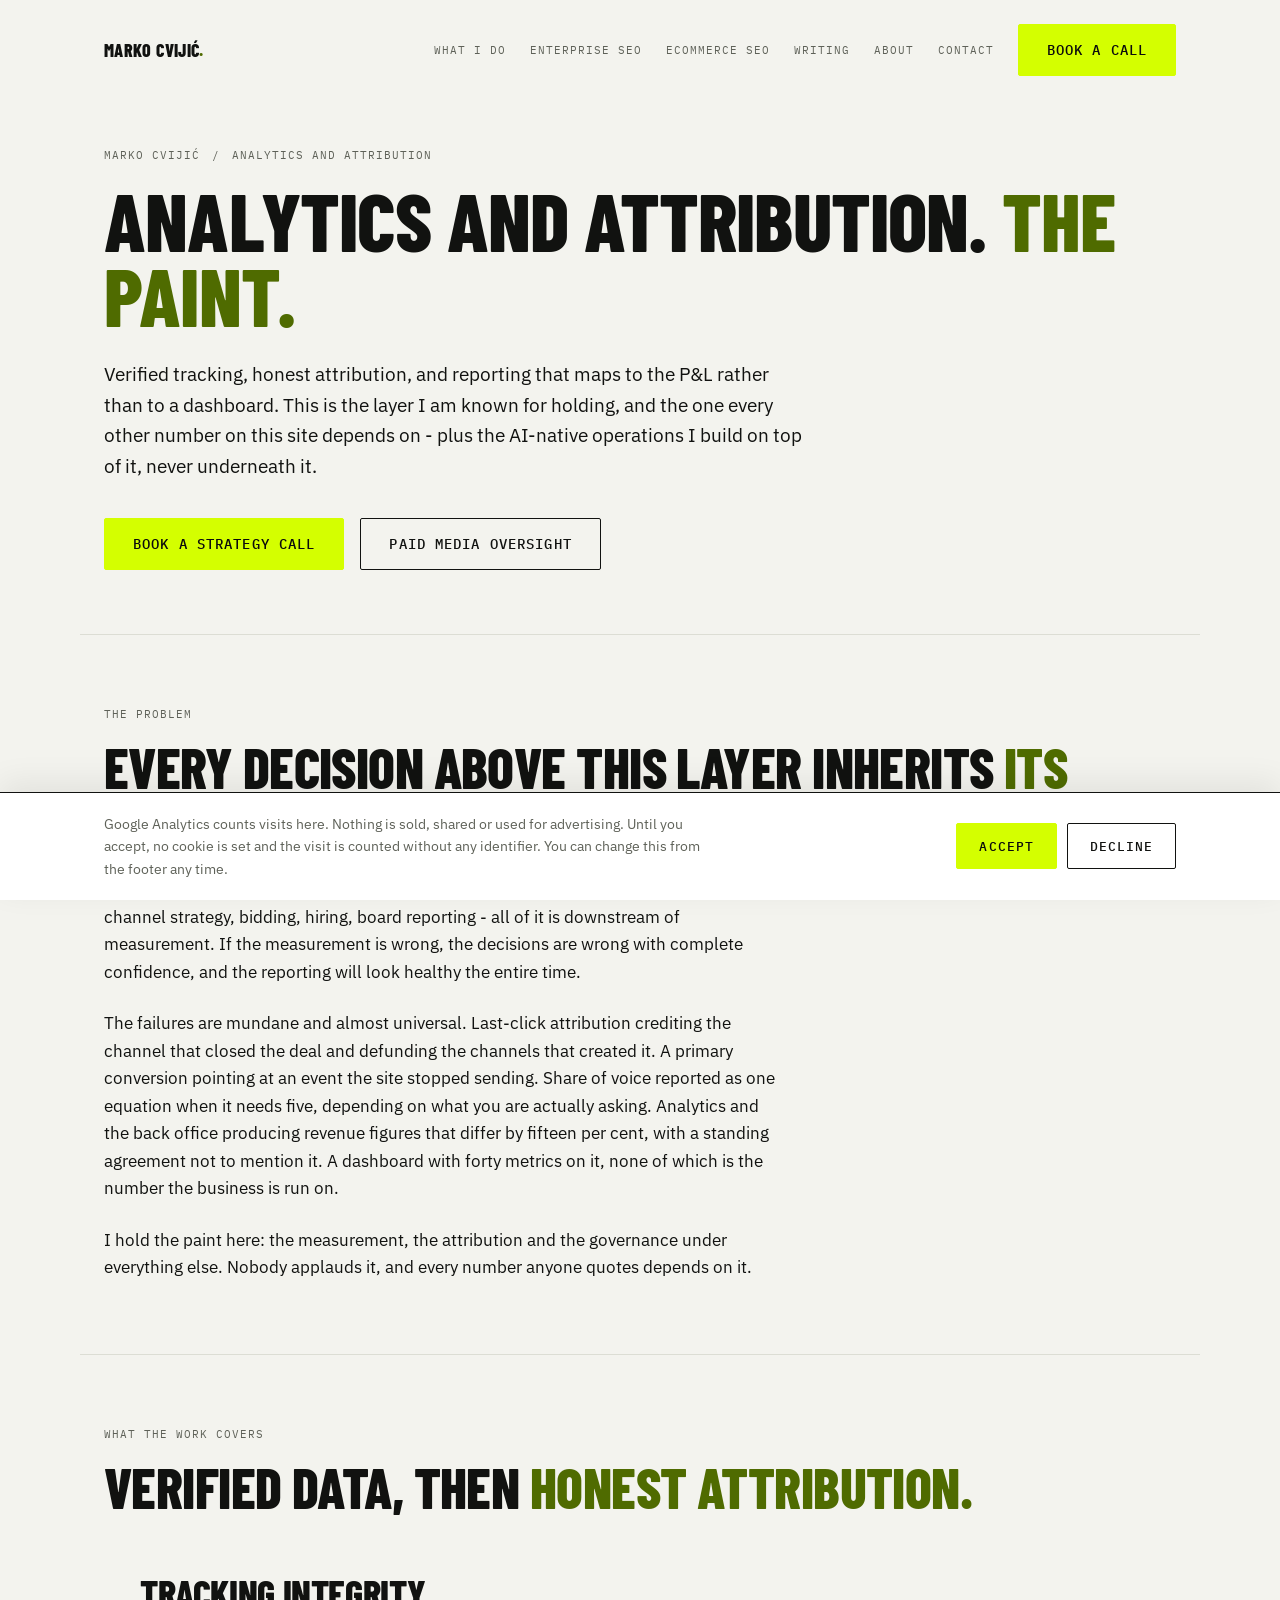
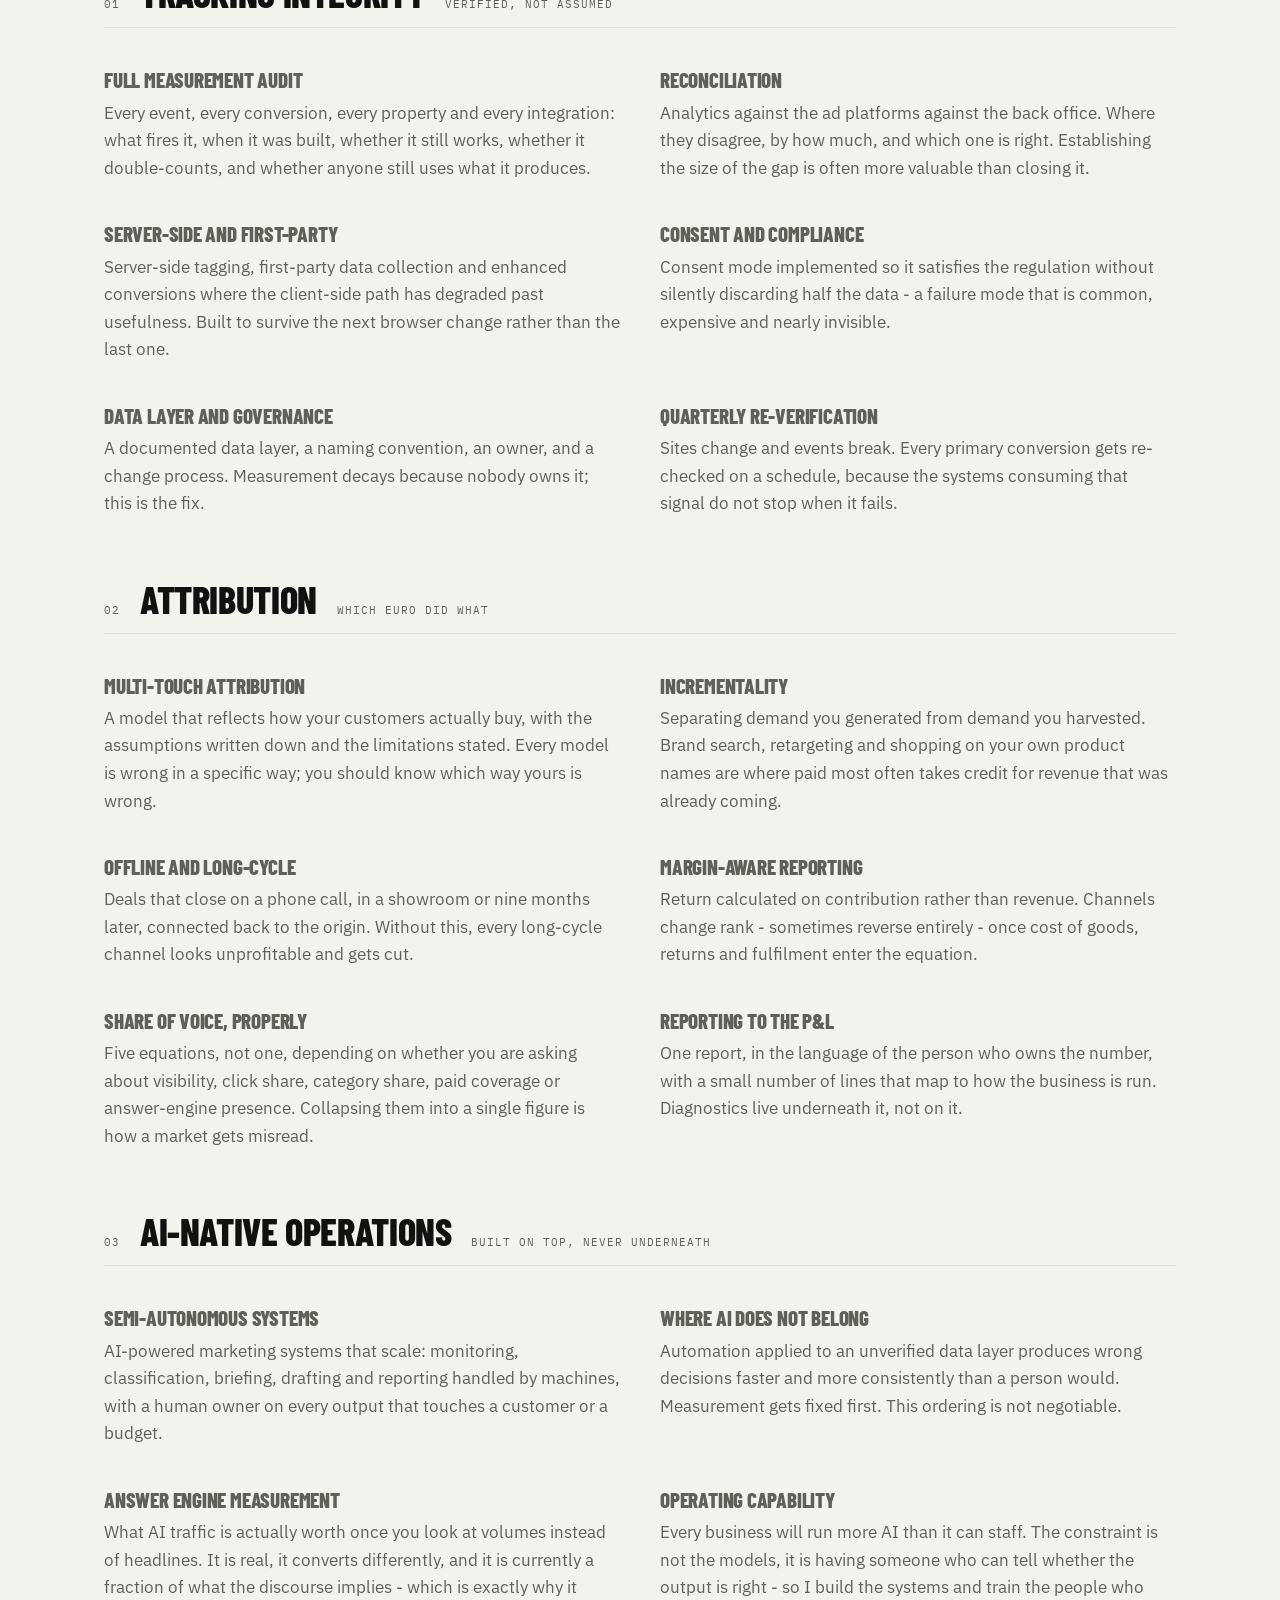
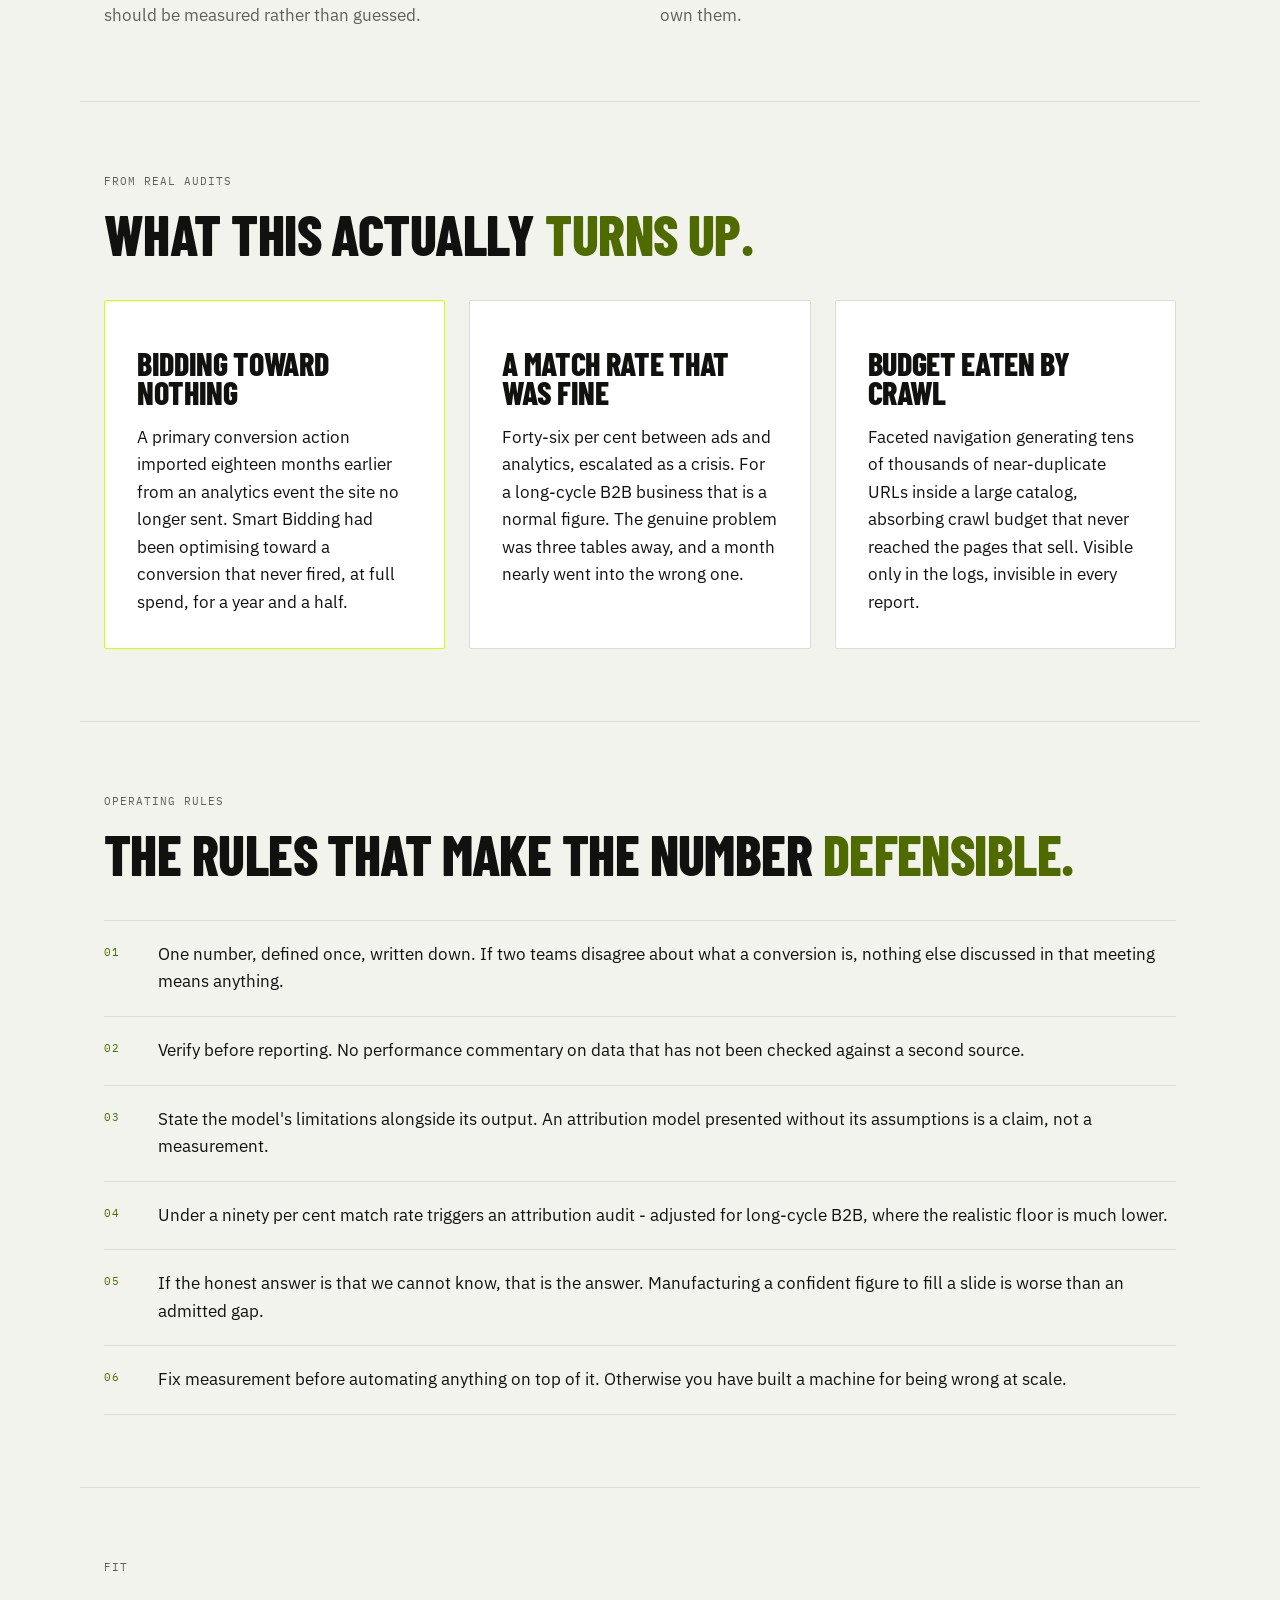
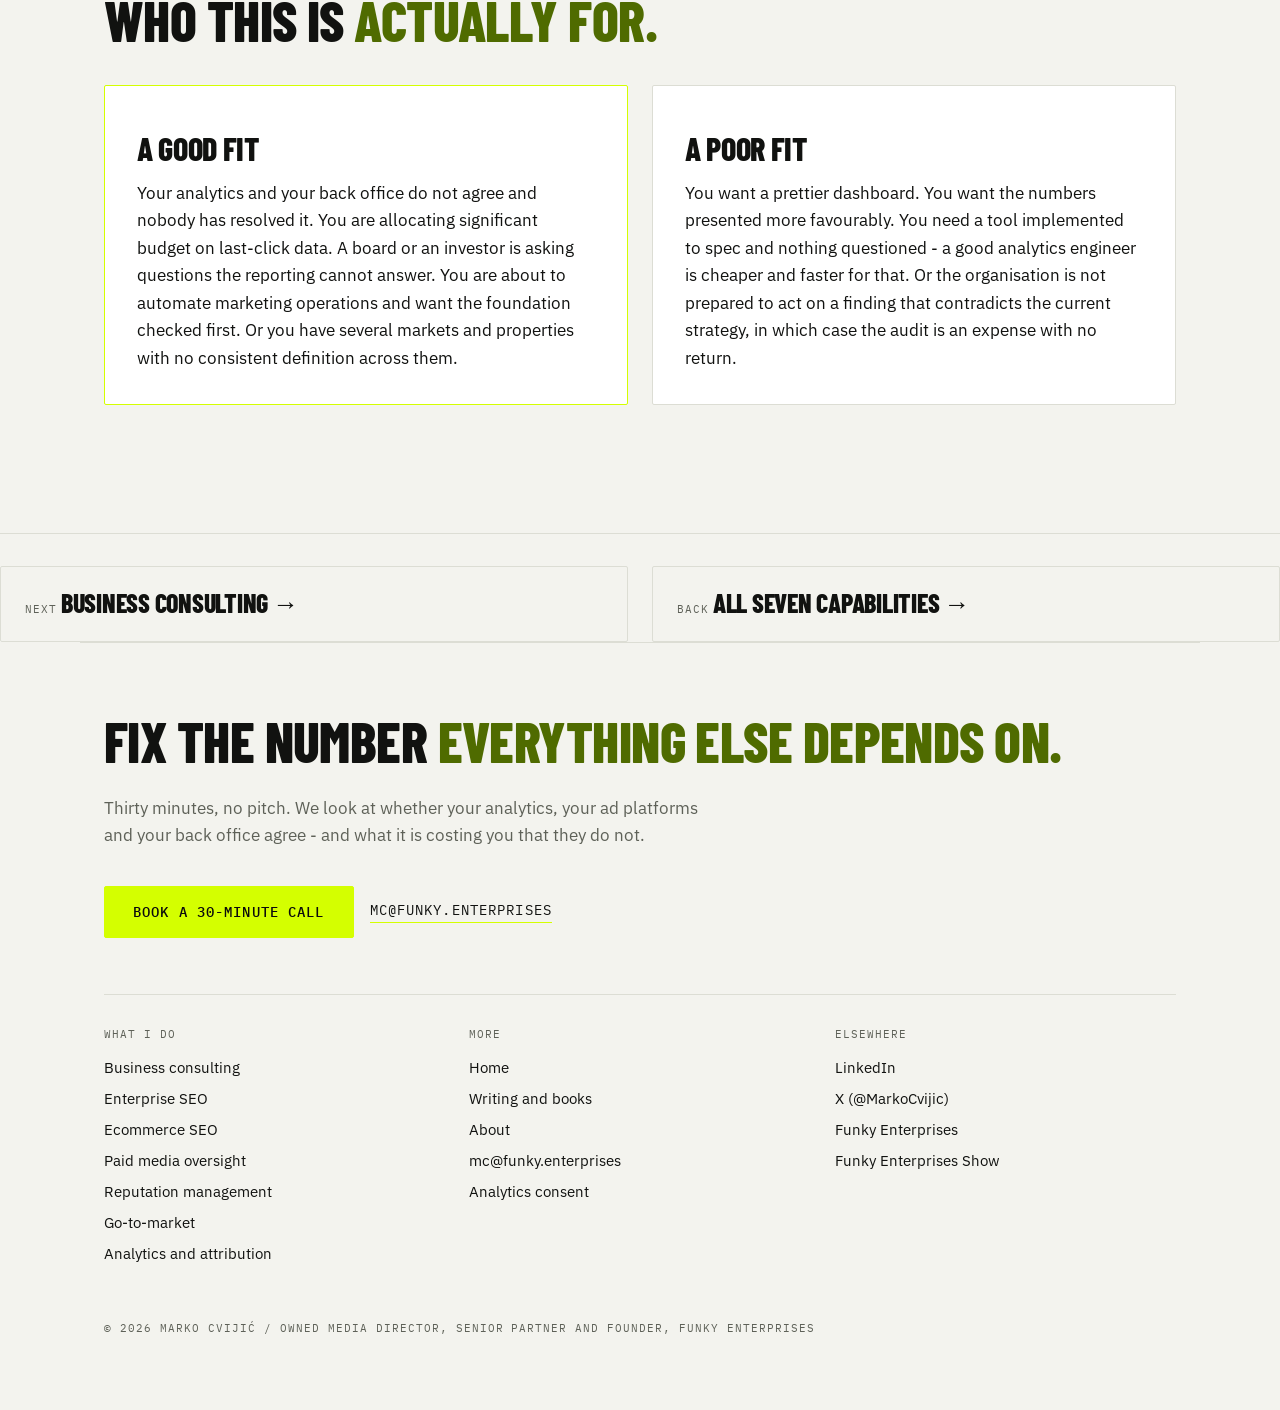
<file: analytics-attribution/index.html>
<!DOCTYPE html>
<html lang="en">
<head>
<meta charset="utf-8">
<meta name="viewport" content="width=device-width, initial-scale=1">
<meta name="color-scheme" content="light">
<title>Analytics, Attribution and AI-Native Marketing Operations - Marko Cvijić</title>
<meta name="author" content="Marko Cvijić">
<meta name="description" content="Verified tracking, reconciliation, server-side and first-party measurement, multi-touch attribution, incrementality, margin-aware reporting that maps to the P&amp;L, and the AI-native operations built on top of it.">
<link rel="canonical" href="https://markocvijic.co/analytics-attribution/">

<meta property="og:type" content="website">
<meta property="og:site_name" content="Marko Cvijić">
<meta property="og:url" content="https://markocvijic.co/analytics-attribution/">
<meta property="og:title" content="Analytics, Attribution and AI-Native Marketing Operations - Marko Cvijić">
<meta property="og:description" content="The layer everything else stands on. Verified tracking, honest attribution, reporting that maps to the P&amp;L - and the AI-native operations built on top, never underneath.">
<meta property="og:image" content="https://markocvijic.co/assets/marko-cvijic.jpg">
<meta name="twitter:card" content="summary_large_image">
<meta name="twitter:site" content="@MarkoCvijic">
<meta name="twitter:creator" content="@MarkoCvijic">
<meta name="twitter:title" content="Analytics, Attribution and AI-Native Marketing Operations - Marko Cvijić">
<meta name="twitter:description" content="The layer everything else stands on. Verified tracking, honest attribution, reporting that maps to the P&amp;L - and the AI-native operations built on top, never underneath.">
<meta name="twitter:image" content="https://markocvijic.co/assets/marko-cvijic.jpg">

<script>
/* GA4 with Consent Mode v2, advanced mode.

   Advanced, not basic: the tag loads for everyone, but every signal defaults to
   "denied", so until the visitor accepts, GA4 sends cookieless pings - no
   identifiers, no analytics cookie. That keeps modelled traffic numbers for
   people who decline and sets nothing on their machine.

   The two ad_* signals and ad_storage are never granted, by design. This site
   runs no advertising, so there is nothing to ask permission for. If a Google
   Ads tag is ever added here, the banner has to grow a second choice - do not
   just flip these to "granted".

   The library load is gated on the live hostname so local preview and automated
   checks never reach the property. The consent state itself is read on every
   hostname, so the banner is testable locally with the tag switched off. */
(function () {
  var KEY = "mc-consent", TTL = 31536000000, choice = null;
  try {
    var raw = localStorage.getItem(KEY), saved = raw && JSON.parse(raw);
    if (saved && saved.v === 1 && typeof saved.ts === "number" &&
        Date.now() - saved.ts < TTL) choice = saved.analytics;
  } catch (e) { /* storage blocked - treat as no choice yet */ }
  window.mcConsent = { key: KEY, ttl: TTL, choice: choice };

  if (!/(^|\.)markocvijic\.co$/.test(location.hostname)) return;
  window.dataLayer = window.dataLayer || [];
  window.gtag = function () { window.dataLayer.push(arguments); };

  /* Defaults go in before gtag.js is appended, which is the whole point of
     doing this here rather than in the banner script at the end of <body>.
     A returning visitor's stored yes is applied as the default, so there is no
     denied-then-update round trip and no flicker. */
  gtag("consent", "default", {
    ad_storage: "denied",
    ad_user_data: "denied",
    ad_personalization: "denied",
    analytics_storage: choice === "granted" ? "granted" : "denied",
    wait_for_update: 500
  });
  gtag("set", "ads_data_redaction", true);
  gtag("js", new Date());
  gtag("config", "G-7G684NYNZ5");

  var s = document.createElement("script");
  s.async = true;
  s.src = "https://www.googletagmanager.com/gtag/js?id=G-7G684NYNZ5";
  document.head.appendChild(s);
})();
</script>

<link rel="icon" type="image/svg+xml" href="/favicon.svg">
<link rel="preconnect" href="https://fonts.googleapis.com">
<link rel="preconnect" href="https://fonts.gstatic.com" crossorigin>
<link rel="stylesheet" href="https://fonts.googleapis.com/css2?family=Barlow+Condensed:wght@700;800&family=IBM+Plex+Mono:wght@400;500&family=IBM+Plex+Sans:wght@400;500;600&display=swap">
<link rel="stylesheet" href="/styles.css">

<script type="application/ld+json">
{
  "@context": "https://schema.org",
  "@graph": [
    {
      "@type": "Person",
      "@id": "https://markocvijic.co/#person",
      "name": "Marko Cvijić",
      "givenName": "Marko",
      "familyName": "Cvijić",
      "url": "https://markocvijic.co/",
      "mainEntityOfPage": {
        "@id": "https://markocvijic.co/about/#webpage"
      },
      "image": {
        "@id": "https://markocvijic.co/#portrait"
      },
      "jobTitle": "Business Consultant, Commercial System Partner, Owned Media Director",
      "description": "Business consultant and commercial system partner. Enterprise SEO, ecommerce SEO, paid media oversight for large ad spends, reputation management for high-profile business figures, and go-to-market for industrial and tech firms.",
      "worksFor": {
        "@id": "https://funky.enterprises/#organization"
      },
      "address": {
        "@type": "PostalAddress",
        "addressLocality": "Belgrade",
        "addressCountry": "RS"
      },
      "email": "mailto:mc@funky.enterprises",
      "knowsLanguage": [
        "en",
        "sr"
      ],
      "knowsAbout": [
        "Business consulting",
        "Commercial system design",
        "Enterprise SEO",
        "Ecommerce SEO",
        "Paid media oversight and budget governance",
        "Reputation management",
        "Go-to-market strategy",
        "Analytics and revenue attribution",
        "AI-native marketing operations"
      ],
      "sameAs": [
        "https://www.linkedin.com/in/markocvijic/",
        "https://x.com/MarkoCvijic",
        "https://funky.enterprises/team/marko-cvijic"
      ]
    },
    {
      "@type": "Organization",
      "@id": "https://funky.enterprises/#organization",
      "name": "Funky Enterprises",
      "url": "https://funky.enterprises",
      "description": "Commercial system partner rather than an agency. Five senior partners plus six senior specialists engaged as internal vendors, and no juniors.",
      "founder": {
        "@id": "https://markocvijic.co/#person"
      },
      "member": {
        "@id": "https://markocvijic.co/#person"
      },
      "areaServed": [
        {
          "@type": "Place",
          "name": "Europe"
        },
        {
          "@type": "Place",
          "name": "Middle East"
        },
        {
          "@type": "Place",
          "name": "North America"
        },
        {
          "@type": "Place",
          "name": "Australia"
        }
      ]
    },
    {
      "@type": "ImageObject",
      "@id": "https://markocvijic.co/#portrait",
      "url": "https://markocvijic.co/assets/marko-cvijic.jpg",
      "contentUrl": "https://markocvijic.co/assets/marko-cvijic.jpg",
      "width": 800,
      "height": 800,
      "caption": "Marko Cvijić"
    },
    {
      "@type": "WebSite",
      "@id": "https://markocvijic.co/#website",
      "url": "https://markocvijic.co/",
      "name": "Marko Cvijić",
      "description": "Business consultant and commercial system partner. Enterprise SEO, ecommerce SEO, paid media oversight for large ad spends, reputation management for high-profile business figures, and go-to-market for industrial and tech firms.",
      "inLanguage": "en",
      "publisher": {
        "@id": "https://markocvijic.co/#person"
      },
      "copyrightHolder": {
        "@id": "https://markocvijic.co/#person"
      }
    },
    {
      "@type": "WebPage",
      "@id": "https://markocvijic.co/analytics-attribution/#webpage",
      "url": "https://markocvijic.co/analytics-attribution/",
      "name": "Analytics, Attribution and AI-Native Marketing Operations - Marko Cvijić",
      "description": "Verified tracking, reconciliation, server-side and first-party measurement, multi-touch attribution, incrementality, margin-aware reporting that maps to the P&L, and the AI-native operations built on top of it.",
      "isPartOf": {
        "@id": "https://markocvijic.co/#website"
      },
      "inLanguage": "en",
      "about": {
        "@id": "https://markocvijic.co/#person"
      },
      "breadcrumb": {
        "@id": "https://markocvijic.co/analytics-attribution/#breadcrumb"
      }
    },
    {
      "@type": "BreadcrumbList",
      "@id": "https://markocvijic.co/analytics-attribution/#breadcrumb",
      "itemListElement": [
        {
          "@type": "ListItem",
          "position": 1,
          "name": "Marko Cvijić",
          "item": "https://markocvijic.co/"
        },
        {
          "@type": "ListItem",
          "position": 2,
          "name": "Analytics and attribution",
          "item": "https://markocvijic.co/analytics-attribution/"
        }
      ]
    },
    {
      "@type": "Service",
      "@id": "https://markocvijic.co/analytics-attribution/#service",
      "name": "Analytics and attribution",
      "serviceType": "Marketing analytics and revenue attribution consulting",
      "url": "https://markocvijic.co/analytics-attribution/",
      "description": "Verified tracking, reconciliation, server-side and first-party measurement, multi-touch attribution, incrementality, margin-aware reporting that maps to the P&L, and the AI-native operations built on top of it.",
      "provider": {
        "@id": "https://markocvijic.co/#person"
      },
      "areaServed": [
        {
          "@type": "Place",
          "name": "Europe"
        },
        {
          "@type": "Place",
          "name": "Middle East"
        },
        {
          "@type": "Place",
          "name": "North America"
        },
        {
          "@type": "Place",
          "name": "Australia"
        }
      ],
      "audience": {
        "@type": "BusinessAudience",
        "name": "Enterprise, ecommerce, industrial and government organisations"
      },
      "mainEntityOfPage": {
        "@id": "https://markocvijic.co/analytics-attribution/#webpage"
      }
    }
  ]
}
</script>
</head>
<body>

<header class="wrap site-header">
  <a class="brand" href="/">Marko Cvijić<span class="lime">.</span></a>
  <div class="header-right">
    <nav class="nav mono" aria-label="Primary">
      <a href="/#services">What I do</a>
      <a href="/enterprise-seo/">Enterprise SEO</a>
      <a href="/ecommerce-seo/">Ecommerce SEO</a>
      <a href="/writing/">Writing</a>
      <a href="/about/">About</a>
      <a href="/#contact">Contact</a>
    </nav>
    <a class="btn btn-primary header-cta" href="https://calendly.com/funkyenterprises/30-minute-needs-assessment" target="_blank" rel="noopener noreferrer">Book a call</a>
  </div>
</header>

<main id="top">

  <!-- SUBHERO -->
  <section class="wrap subhero">
    <p class="mono crumb"><a href="/">Marko Cvijić</a> <span>/</span> <span>Analytics and attribution</span></p>
    <h1 class="h subhero-title">Analytics and attribution. <span class="lime">The paint.</span></h1>
    <p class="body subhero-lede">Verified tracking, honest attribution, and reporting that maps to the P&amp;L rather than to a dashboard. This is the layer I am known for holding, and the one every other number on this site depends on - plus the AI-native operations I build on top of it, never underneath it.</p>
    <div class="actions">
      <a class="btn btn-primary" href="https://calendly.com/funkyenterprises/30-minute-needs-assessment" target="_blank" rel="noopener noreferrer">Book a strategy call</a>
      <a class="btn btn-outline" href="/paid-media-oversight/">Paid media oversight</a>
    </div>
  </section>
  <!-- THE PROBLEM -->
  <section class="wrap section">
    <p class="mono eyebrow">The problem</p>
    <h2 class="h section-title">Every decision above this layer inherits <span class="lime">its errors.</span></h2>
    <div class="body prose">
      <p>This is the layer nobody wants to buy and everything else stands on. Budget allocation, channel strategy, bidding, hiring, board reporting - all of it is downstream of measurement. If the measurement is wrong, the decisions are wrong with complete confidence, and the reporting will look healthy the entire time.</p>
      <p>The failures are mundane and almost universal. Last-click attribution crediting the channel that closed the deal and defunding the channels that created it. A primary conversion pointing at an event the site stopped sending. Share of voice reported as one equation when it needs five, depending on what you are actually asking. Analytics and the back office producing revenue figures that differ by fifteen per cent, with a standing agreement not to mention it. A dashboard with forty metrics on it, none of which is the number the business is run on.</p>
      <p>I hold the paint here: the measurement, the attribution and the governance under everything else. Nobody applauds it, and every number anyone quotes depends on it.</p>
    </div>
  </section>

  <!-- CAPABILITIES -->
  <section class="wrap section">
    <p class="mono eyebrow">What the work covers</p>
    <h2 class="h section-title">Verified data, then <span class="lime">honest attribution.</span></h2>

    <div class="group">
      <div class="group-head">
        <p class="mono muted">01</p>
        <h3 class="h group-title">Tracking integrity</h3>
        <p class="mono group-note">Verified, not assumed</p>
      </div>
      <div class="specs">
        <div class="spec">
          <p class="h spec-key">Full measurement audit</p>
          <p class="body">Every event, every conversion, every property and every integration: what fires it, when it was built, whether it still works, whether it double-counts, and whether anyone still uses what it produces.</p>
        </div>
        <div class="spec">
          <p class="h spec-key">Reconciliation</p>
          <p class="body">Analytics against the ad platforms against the back office. Where they disagree, by how much, and which one is right. Establishing the size of the gap is often more valuable than closing it.</p>
        </div>
        <div class="spec">
          <p class="h spec-key">Server-side and first-party</p>
          <p class="body">Server-side tagging, first-party data collection and enhanced conversions where the client-side path has degraded past usefulness. Built to survive the next browser change rather than the last one.</p>
        </div>
        <div class="spec">
          <p class="h spec-key">Consent and compliance</p>
          <p class="body">Consent mode implemented so it satisfies the regulation without silently discarding half the data - a failure mode that is common, expensive and nearly invisible.</p>
        </div>
        <div class="spec">
          <p class="h spec-key">Data layer and governance</p>
          <p class="body">A documented data layer, a naming convention, an owner, and a change process. Measurement decays because nobody owns it; this is the fix.</p>
        </div>
        <div class="spec">
          <p class="h spec-key">Quarterly re-verification</p>
          <p class="body">Sites change and events break. Every primary conversion gets re-checked on a schedule, because the systems consuming that signal do not stop when it fails.</p>
        </div>
      </div>
    </div>

    <div class="group">
      <div class="group-head">
        <p class="mono muted">02</p>
        <h3 class="h group-title">Attribution</h3>
        <p class="mono group-note">Which euro did what</p>
      </div>
      <div class="specs">
        <div class="spec">
          <p class="h spec-key">Multi-touch attribution</p>
          <p class="body">A model that reflects how your customers actually buy, with the assumptions written down and the limitations stated. Every model is wrong in a specific way; you should know which way yours is wrong.</p>
        </div>
        <div class="spec">
          <p class="h spec-key">Incrementality</p>
          <p class="body">Separating demand you generated from demand you harvested. Brand search, retargeting and shopping on your own product names are where paid most often takes credit for revenue that was already coming.</p>
        </div>
        <div class="spec">
          <p class="h spec-key">Offline and long-cycle</p>
          <p class="body">Deals that close on a phone call, in a showroom or nine months later, connected back to the origin. Without this, every long-cycle channel looks unprofitable and gets cut.</p>
        </div>
        <div class="spec">
          <p class="h spec-key">Margin-aware reporting</p>
          <p class="body">Return calculated on contribution rather than revenue. Channels change rank - sometimes reverse entirely - once cost of goods, returns and fulfilment enter the equation.</p>
        </div>
        <div class="spec">
          <p class="h spec-key">Share of voice, properly</p>
          <p class="body">Five equations, not one, depending on whether you are asking about visibility, click share, category share, paid coverage or answer-engine presence. Collapsing them into a single figure is how a market gets misread.</p>
        </div>
        <div class="spec">
          <p class="h spec-key">Reporting to the P&amp;L</p>
          <p class="body">One report, in the language of the person who owns the number, with a small number of lines that map to how the business is run. Diagnostics live underneath it, not on it.</p>
        </div>
      </div>
    </div>

    <div class="group">
      <div class="group-head">
        <p class="mono muted">03</p>
        <h3 class="h group-title">AI-native operations</h3>
        <p class="mono group-note">Built on top, never underneath</p>
      </div>
      <div class="specs">
        <div class="spec">
          <p class="h spec-key">Semi-autonomous systems</p>
          <p class="body">AI-powered marketing systems that scale: monitoring, classification, briefing, drafting and reporting handled by machines, with a human owner on every output that touches a customer or a budget.</p>
        </div>
        <div class="spec">
          <p class="h spec-key">Where AI does not belong</p>
          <p class="body">Automation applied to an unverified data layer produces wrong decisions faster and more consistently than a person would. Measurement gets fixed first. This ordering is not negotiable.</p>
        </div>
        <div class="spec">
          <p class="h spec-key">Answer engine measurement</p>
          <p class="body">What AI traffic is actually worth once you look at volumes instead of headlines. It is real, it converts differently, and it is currently a fraction of what the discourse implies - which is exactly why it should be measured rather than guessed.</p>
        </div>
        <div class="spec">
          <p class="h spec-key">Operating capability</p>
          <p class="body">Every business will run more AI than it can staff. The constraint is not the models, it is having someone who can tell whether the output is right - so I build the systems and train the people who own them.</p>
        </div>
      </div>
    </div>
  </section>

  <!-- WHAT AUDITS FIND -->
  <section class="wrap section">
    <p class="mono eyebrow">From real audits</p>
    <h2 class="h section-title">What this actually <span class="lime">turns up.</span></h2>
    <div class="cards cards-3">
      <article class="card card-accent">
        <h3 class="h card-title">Bidding toward nothing</h3>
        <p class="body card-body">A primary conversion action imported eighteen months earlier from an analytics event the site no longer sent. Smart Bidding had been optimising toward a conversion that never fired, at full spend, for a year and a half.</p>
      </article>
      <article class="card">
        <h3 class="h card-title">A match rate that was fine</h3>
        <p class="body card-body">Forty-six per cent between ads and analytics, escalated as a crisis. For a long-cycle B2B business that is a normal figure. The genuine problem was three tables away, and a month nearly went into the wrong one.</p>
      </article>
      <article class="card">
        <h3 class="h card-title">Budget eaten by crawl</h3>
        <p class="body card-body">Faceted navigation generating tens of thousands of near-duplicate URLs inside a large catalog, absorbing crawl budget that never reached the pages that sell. Visible only in the logs, invisible in every report.</p>
      </article>
    </div>
  </section>

  <!-- OPERATING RULES -->
  <section class="wrap section">
    <p class="mono eyebrow">Operating rules</p>
    <h2 class="h section-title">The rules that make the number <span class="lime">defensible.</span></h2>
    <div class="rules">
      <div class="rule">
        <p class="mono rule-num">01</p>
        <p class="body">One number, defined once, written down. If two teams disagree about what a conversion is, nothing else discussed in that meeting means anything.</p>
      </div>
      <div class="rule">
        <p class="mono rule-num">02</p>
        <p class="body">Verify before reporting. No performance commentary on data that has not been checked against a second source.</p>
      </div>
      <div class="rule">
        <p class="mono rule-num">03</p>
        <p class="body">State the model's limitations alongside its output. An attribution model presented without its assumptions is a claim, not a measurement.</p>
      </div>
      <div class="rule">
        <p class="mono rule-num">04</p>
        <p class="body">Under a ninety per cent match rate triggers an attribution audit - adjusted for long-cycle B2B, where the realistic floor is much lower.</p>
      </div>
      <div class="rule">
        <p class="mono rule-num">05</p>
        <p class="body">If the honest answer is that we cannot know, that is the answer. Manufacturing a confident figure to fill a slide is worse than an admitted gap.</p>
      </div>
      <div class="rule">
        <p class="mono rule-num">06</p>
        <p class="body">Fix measurement before automating anything on top of it. Otherwise you have built a machine for being wrong at scale.</p>
      </div>
    </div>
  </section>

  <!-- WHO IT IS FOR -->
  <section class="wrap section">
    <p class="mono eyebrow">Fit</p>
    <h2 class="h section-title">Who this is <span class="lime">actually for.</span></h2>
    <div class="cards cards-2">
      <article class="card card-accent">
        <h3 class="h card-title">A good fit</h3>
        <p class="body card-body">Your analytics and your back office do not agree and nobody has resolved it. You are allocating significant budget on last-click data. A board or an investor is asking questions the reporting cannot answer. You are about to automate marketing operations and want the foundation checked first. Or you have several markets and properties with no consistent definition across them.</p>
      </article>
      <article class="card">
        <h3 class="h card-title">A poor fit</h3>
        <p class="body card-body">You want a prettier dashboard. You want the numbers presented more favourably. You need a tool implemented to spec and nothing questioned - a good analytics engineer is cheaper and faster for that. Or the organisation is not prepared to act on a finding that contradicts the current strategy, in which case the audit is an expense with no return.</p>
      </article>
    </div>
  </section>

    <div class="page-nav">
      <a href="/business-consulting/">
        <span class="mono muted">Next</span>
        <span class="h page-nav-title">Business consulting →</span>
      </a>
      <a href="/#services">
        <span class="mono muted">Back</span>
        <span class="h page-nav-title">All seven capabilities →</span>
      </a>
    </div>

</main>

<footer id="contact" class="wrap site-footer">
  <h2 class="h footer-title">Fix the number <span class="lime">everything else depends on.</span></h2>
  <p class="body muted lede">Thirty minutes, no pitch. We look at whether your analytics, your ad platforms and your back office agree - and what it is costing you that they do not.</p>
  <div class="actions">
    <a class="btn btn-primary" href="https://calendly.com/funkyenterprises/30-minute-needs-assessment" target="_blank" rel="noopener noreferrer">Book a 30-minute call</a>
    <a class="footer-mail" href="mailto:mc@funky.enterprises">mc@funky.enterprises</a>
  </div>

  <div class="footer-cols">
    <div class="footer-col">
      <p class="mono footer-col-title">What I do</p>
      <ul>
        <li><a href="/business-consulting/">Business consulting</a></li>
        <li><a href="/enterprise-seo/">Enterprise SEO</a></li>
        <li><a href="/ecommerce-seo/">Ecommerce SEO</a></li>
        <li><a href="/paid-media-oversight/">Paid media oversight</a></li>
        <li><a href="/reputation-management/">Reputation management</a></li>
        <li><a href="/go-to-market/">Go-to-market</a></li>
        <li><a href="/analytics-attribution/">Analytics and attribution</a></li>
      </ul>
    </div>
    <div class="footer-col">
      <p class="mono footer-col-title">More</p>
      <ul>
        <li><a href="/">Home</a></li>
        <li><a href="/writing/">Writing and books</a></li>
        <li><a href="/about/">About</a></li>
        <li><a href="mailto:mc@funky.enterprises">mc@funky.enterprises</a></li>
        <li><button type="button" class="consent-reopen">Analytics consent</button></li>
      </ul>
    </div>
    <div class="footer-col">
      <p class="mono footer-col-title">Elsewhere</p>
      <ul>
        <li><a href="https://www.linkedin.com/in/markocvijic/" target="_blank" rel="noopener noreferrer">LinkedIn</a></li>
        <li><a href="https://x.com/MarkoCvijic" target="_blank" rel="noopener noreferrer">X (@MarkoCvijic)</a></li>
        <li><a href="https://funky.enterprises/" target="_blank" rel="noopener noreferrer">Funky Enterprises</a></li>
        <li><a href="https://www.youtube.com/channel/UC0qSXbNRgglmzqdhXdpuM3g" target="_blank" rel="noopener noreferrer">Funky Enterprises Show</a></li>
      </ul>
    </div>
  </div>

  <p class="mono copyright">© 2026 Marko Cvijić / Owned Media Director, Senior Partner and Founder, Funky Enterprises</p>
</footer>

<script>
(function () {
  var c = window.mcConsent;
  if (!c) return;
  var el = null;

  function decide(value) {
    c.choice = value;
    try {
      localStorage.setItem(c.key, JSON.stringify(
        { v: 1, analytics: value, ts: Date.now() }));
    } catch (e) { /* storage blocked - the choice holds for this page only */ }
    if (window.gtag) gtag("consent", "update", { analytics_storage: value });
    if (el) { el.remove(); el = null; }
  }

  /* Built from one HTML string rather than a pile of createElement calls, so
     every class name appears as a real class attribute and the stylesheet
     coverage check can see it. */
  function open(focus) {
    if (el) return;
    var host = document.createElement("div");
    host.innerHTML =
      '<div class="consent" role="dialog" aria-label="Analytics consent" ' +
        'tabindex="-1">' +
        '<div class="consent-inner">' +
          '<p class="consent-text">Google Analytics counts visits here. ' +
          'Nothing is sold, shared or used for advertising. Until you accept, ' +
          'no cookie is set and the visit is counted without any identifier. ' +
          'You can change this from the footer any time.</p>' +
          '<div class="consent-actions">' +
            '<button type="button" class="consent-btn consent-accept" ' +
              'data-consent="granted">Accept</button>' +
            '<button type="button" class="consent-btn" ' +
              'data-consent="denied">Decline</button>' +
          '</div>' +
        '</div>' +
      '</div>';
    el = host.firstChild;
    el.addEventListener("click", function (ev) {
      var b = ev.target.closest("[data-consent]");
      if (b) decide(b.getAttribute("data-consent"));
    });
    document.body.appendChild(el);
    if (focus) el.focus();
  }

  if (c.choice === null) open(false);

  var reopen = document.querySelectorAll(".consent-reopen");
  for (var i = 0; i < reopen.length; i++) {
    reopen[i].addEventListener("click", function () { open(true); });
  }
})();
</script>

</body>
</html>
</file>
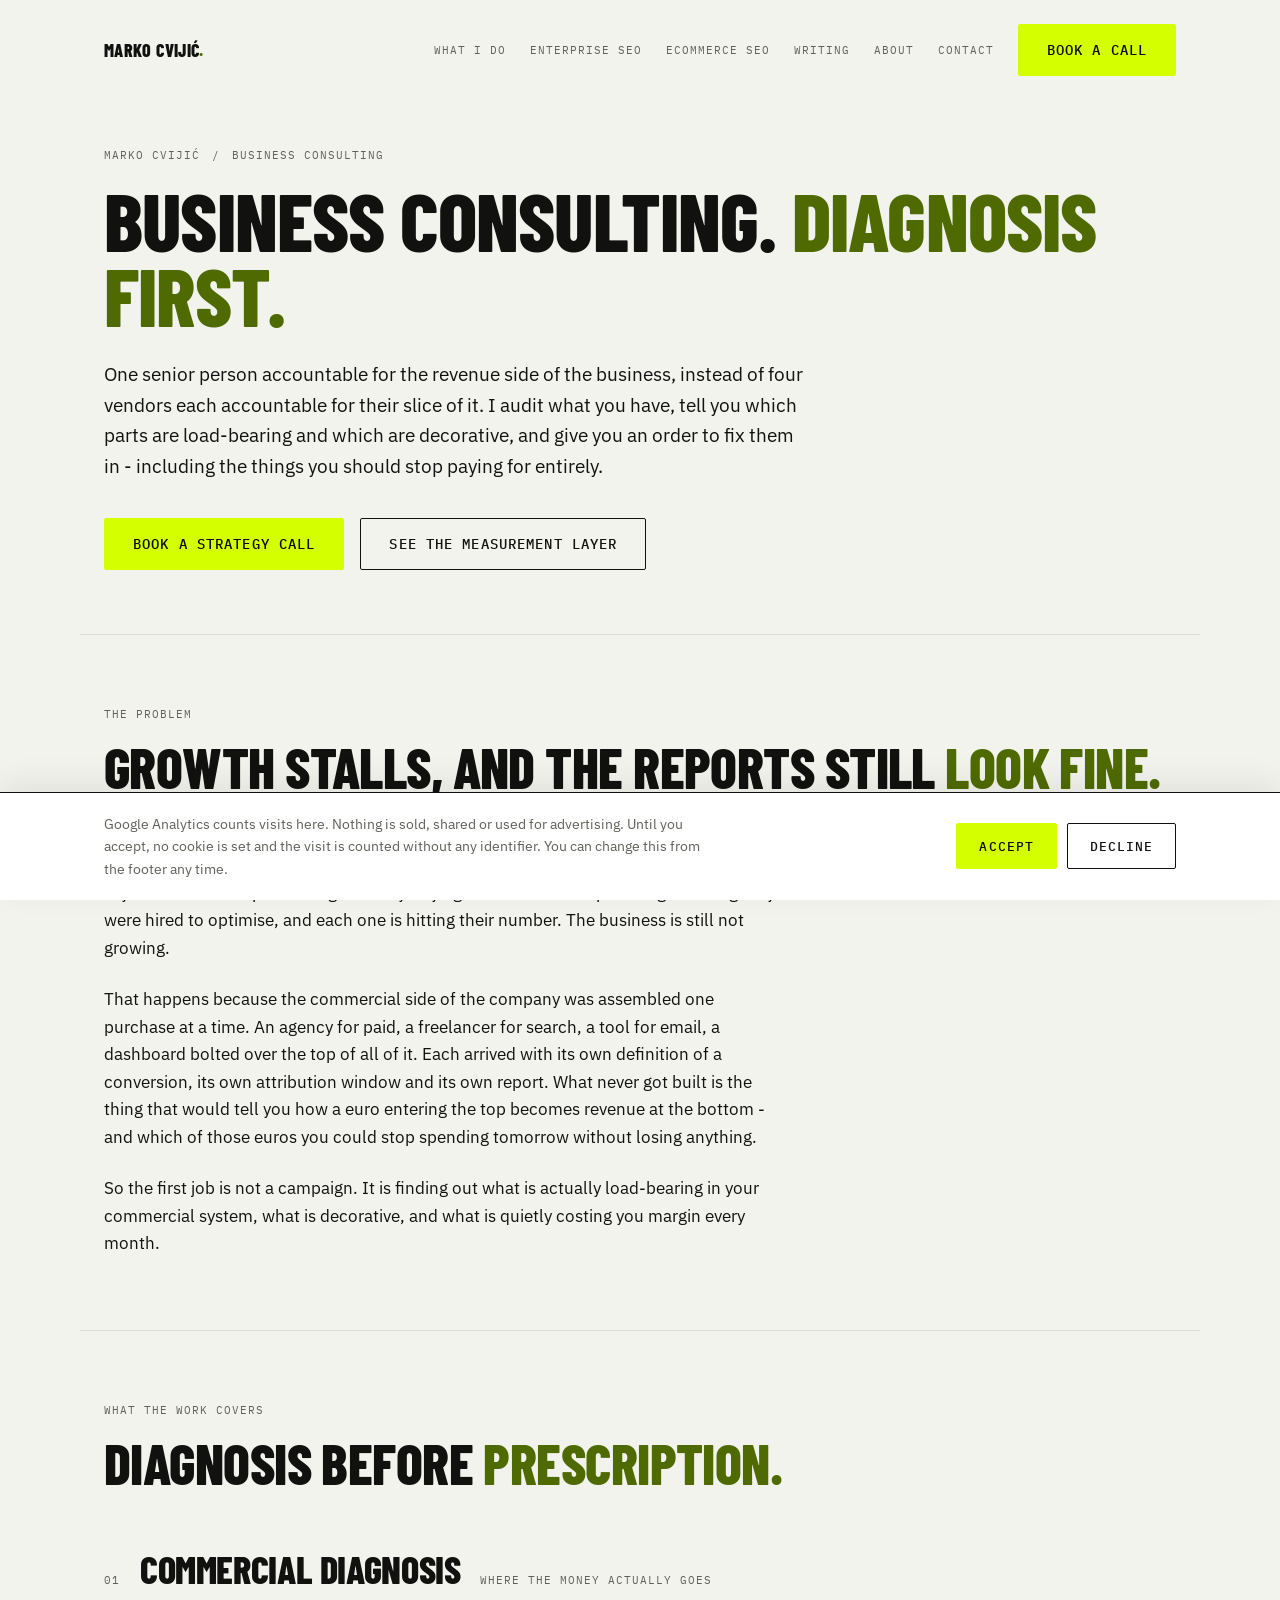
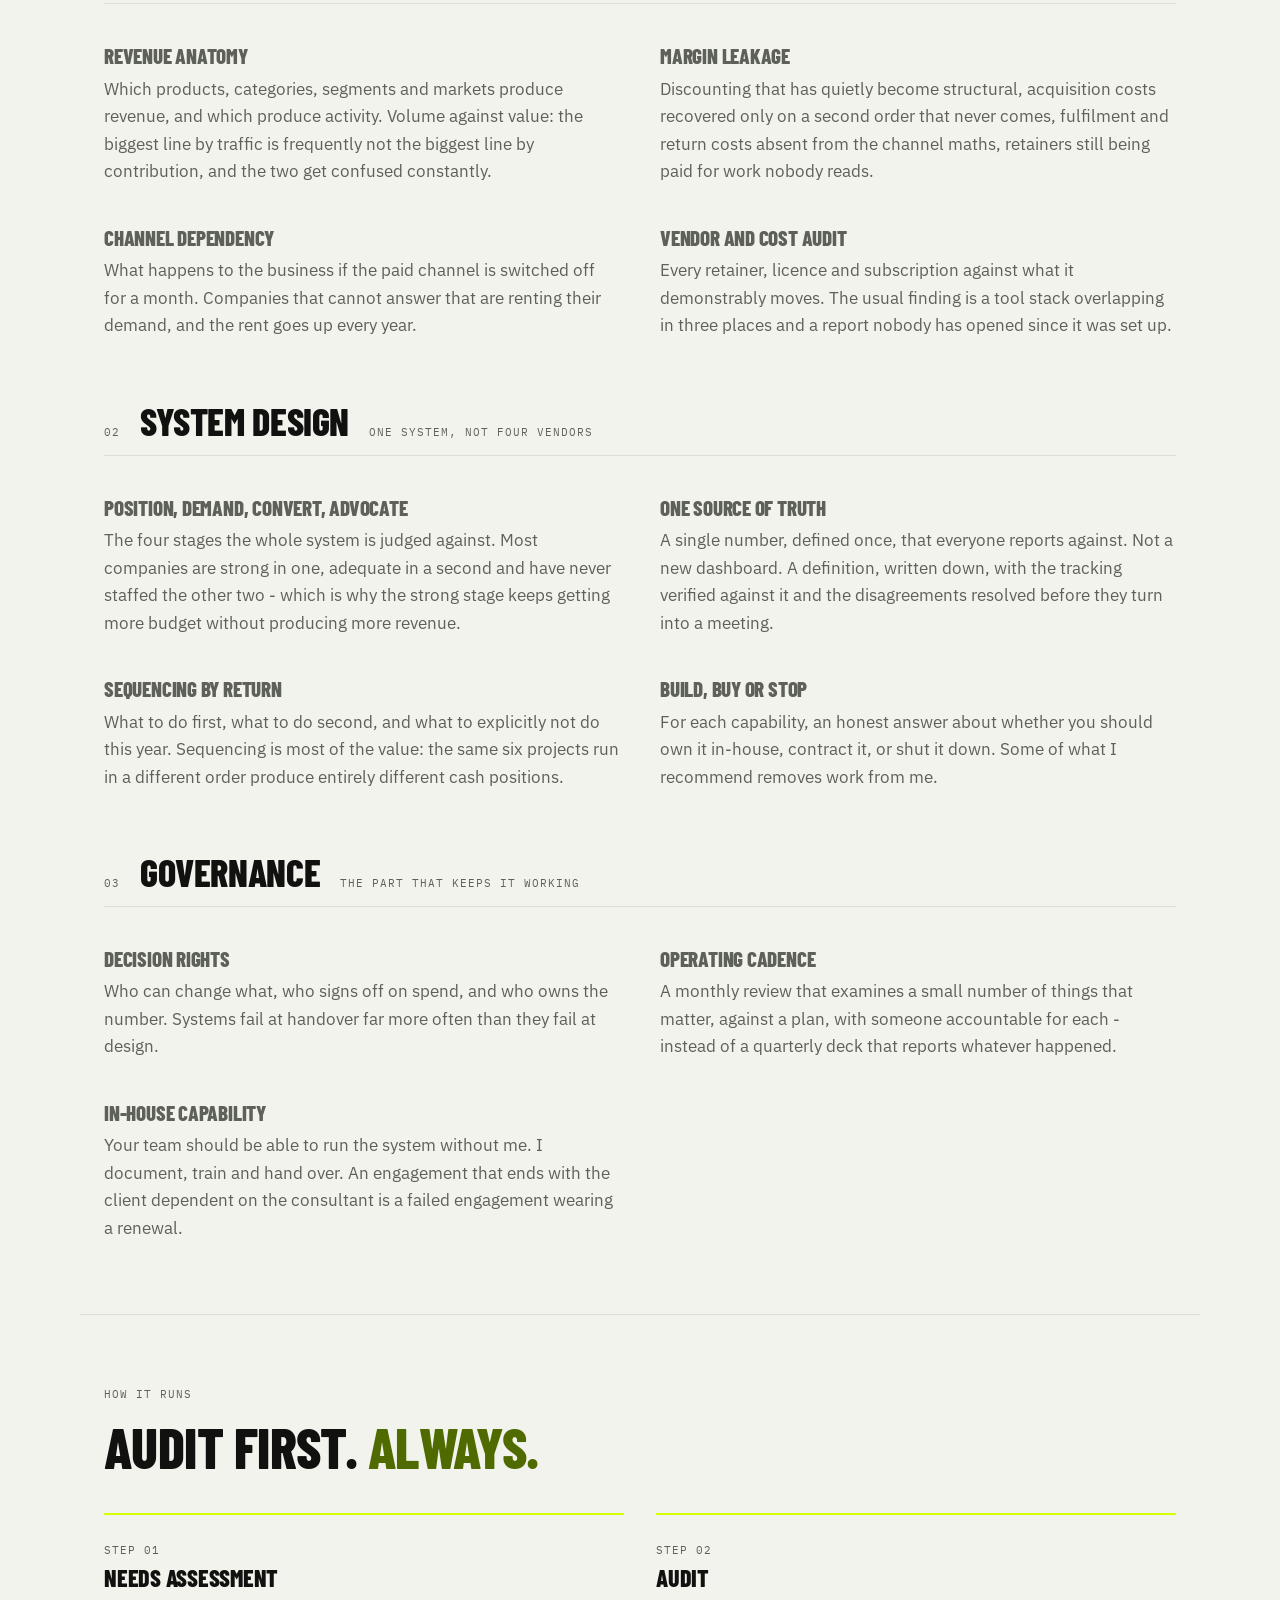
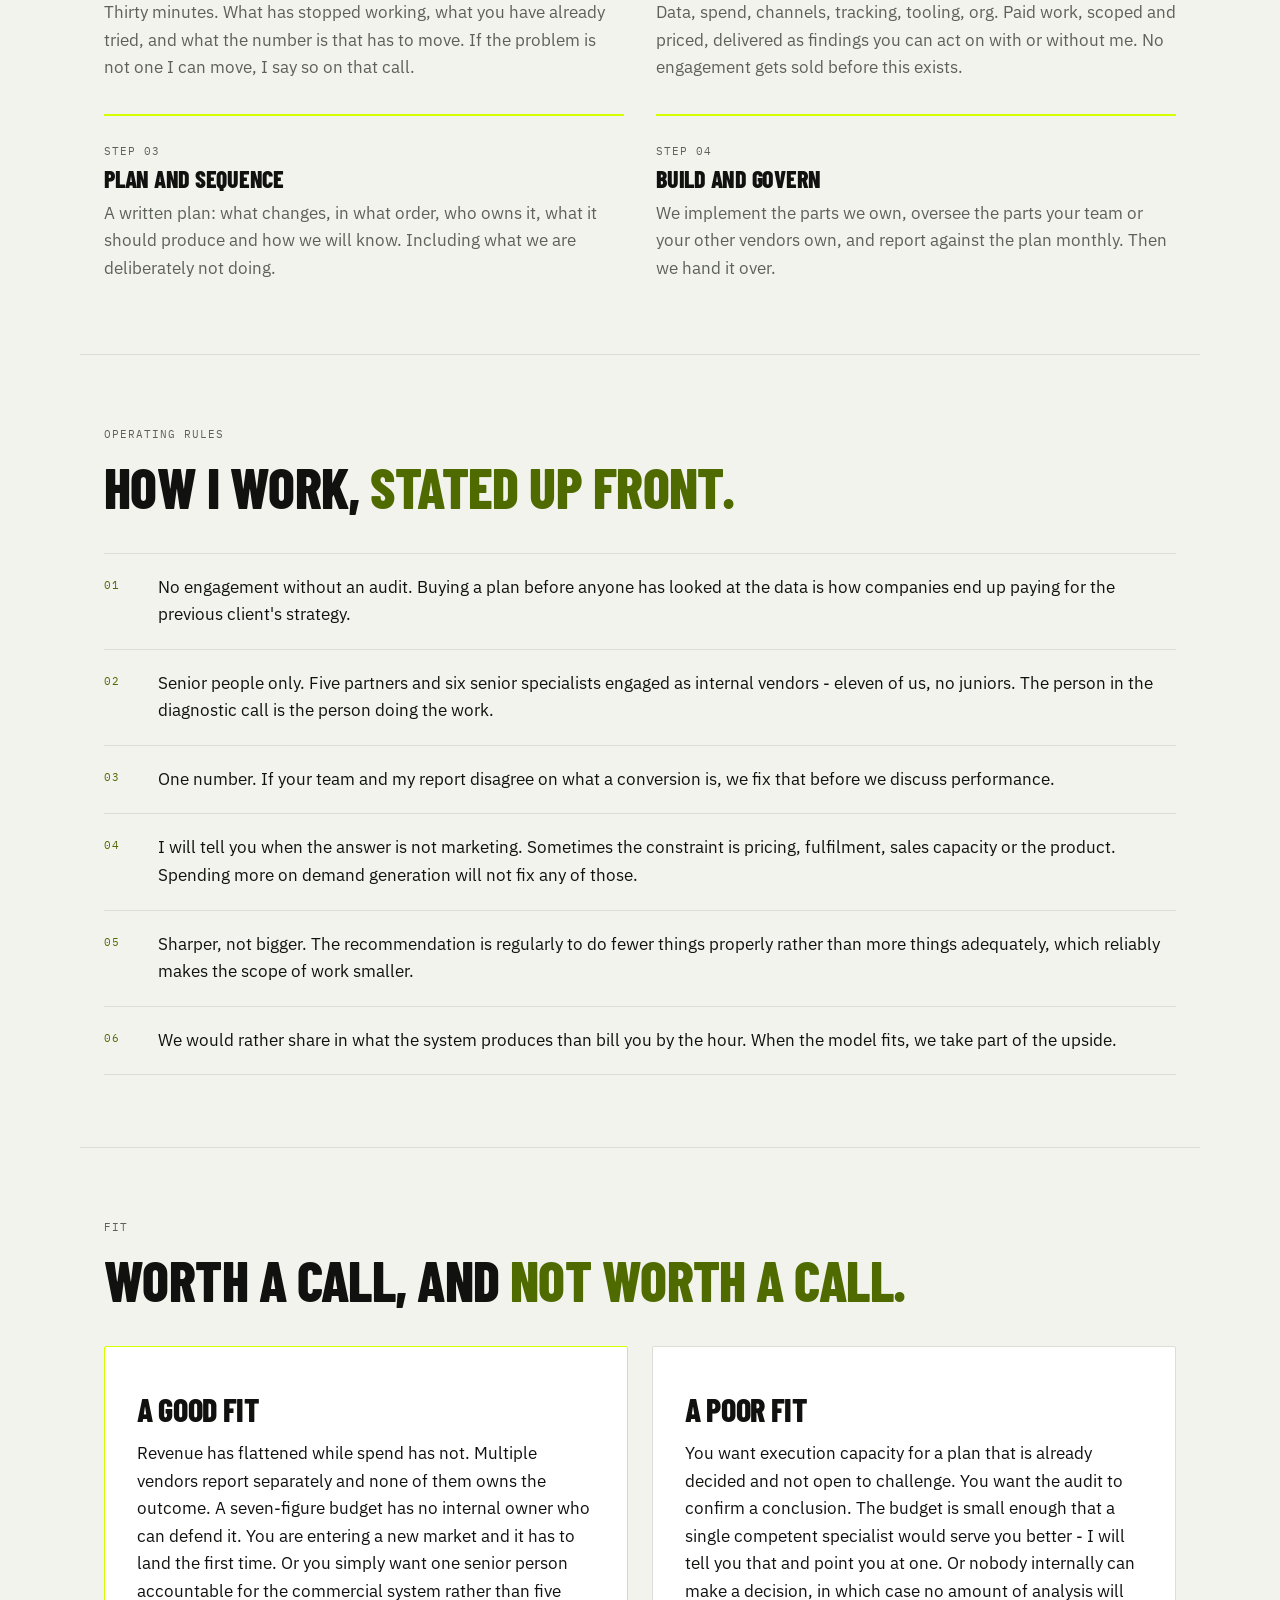
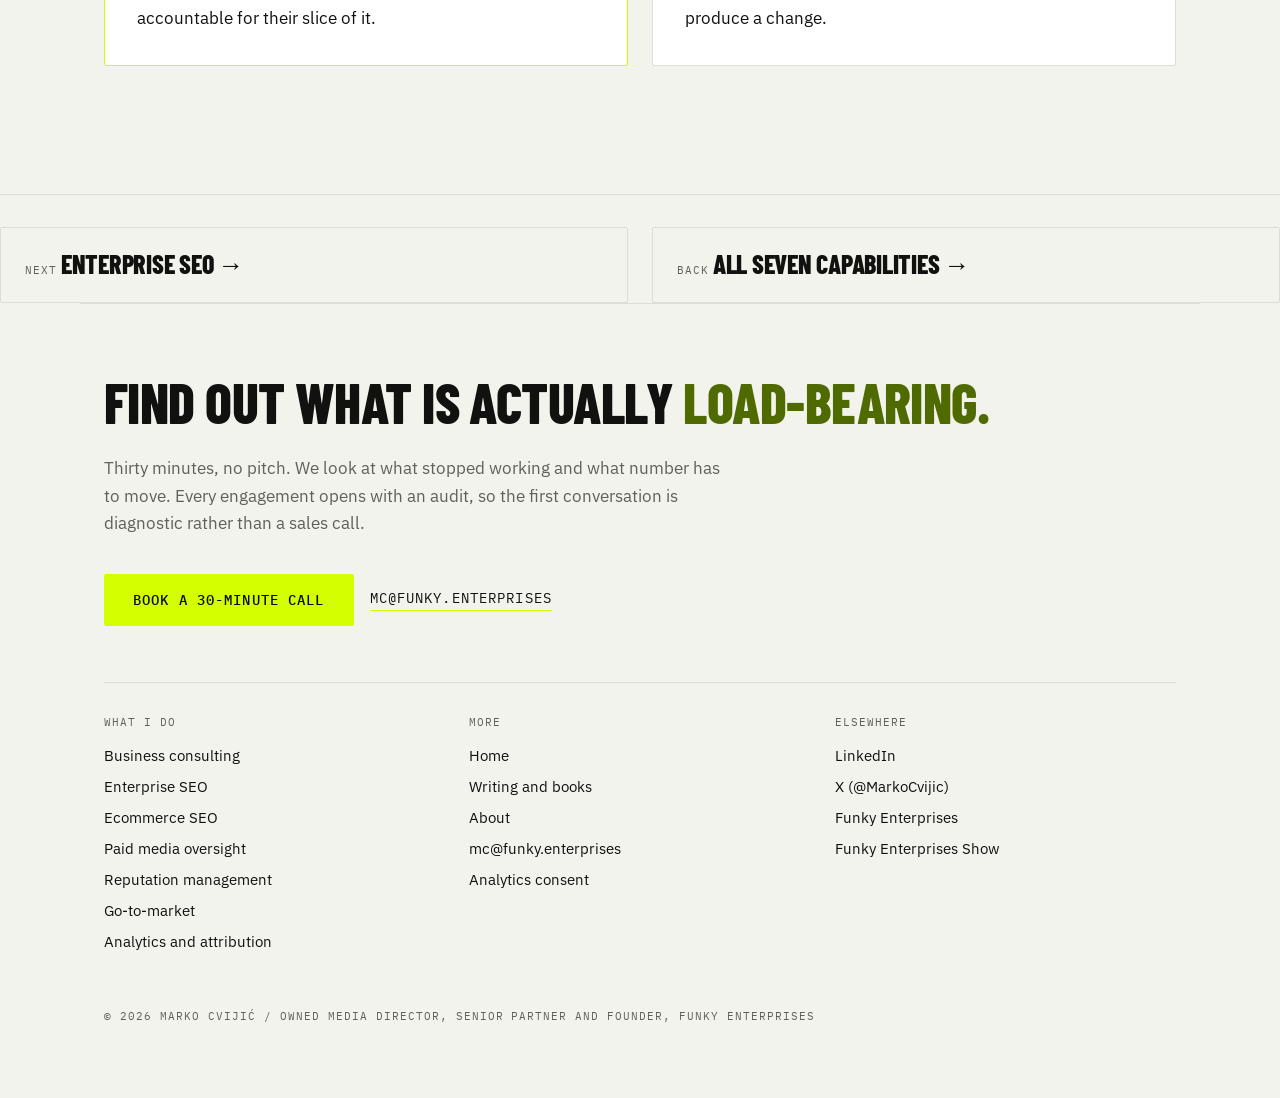
<file: business-consulting/index.html>
<!DOCTYPE html>
<html lang="en">
<head>
<meta charset="utf-8">
<meta name="viewport" content="width=device-width, initial-scale=1">
<meta name="color-scheme" content="light">
<title>Business Consulting for Commercial Systems - Marko Cvijić</title>
<meta name="author" content="Marko Cvijić">
<meta name="description" content="Business consulting and commercial system design. Revenue anatomy, margin leakage, channel dependency, vendor audit, sequencing and governance. Audit-first engagements from a senior partner at Funky Enterprises.">
<link rel="canonical" href="https://markocvijic.co/business-consulting/">

<meta property="og:type" content="website">
<meta property="og:site_name" content="Marko Cvijić">
<meta property="og:url" content="https://markocvijic.co/business-consulting/">
<meta property="og:title" content="Business Consulting for Commercial Systems - Marko Cvijić">
<meta property="og:description" content="Growth flattened while spend did not, and every channel report still looks fine. I audit the commercial system, find what is load-bearing and what is leaking margin, then sequence what to fix first.">
<meta property="og:image" content="https://markocvijic.co/assets/marko-cvijic.jpg">
<meta name="twitter:card" content="summary_large_image">
<meta name="twitter:site" content="@MarkoCvijic">
<meta name="twitter:creator" content="@MarkoCvijic">
<meta name="twitter:title" content="Business Consulting for Commercial Systems - Marko Cvijić">
<meta name="twitter:description" content="Growth flattened while spend did not, and every channel report still looks fine. I audit the commercial system, find what is load-bearing and what is leaking margin, then sequence what to fix first.">
<meta name="twitter:image" content="https://markocvijic.co/assets/marko-cvijic.jpg">

<script>
/* GA4 with Consent Mode v2, advanced mode.

   Advanced, not basic: the tag loads for everyone, but every signal defaults to
   "denied", so until the visitor accepts, GA4 sends cookieless pings - no
   identifiers, no analytics cookie. That keeps modelled traffic numbers for
   people who decline and sets nothing on their machine.

   The two ad_* signals and ad_storage are never granted, by design. This site
   runs no advertising, so there is nothing to ask permission for. If a Google
   Ads tag is ever added here, the banner has to grow a second choice - do not
   just flip these to "granted".

   The library load is gated on the live hostname so local preview and automated
   checks never reach the property. The consent state itself is read on every
   hostname, so the banner is testable locally with the tag switched off. */
(function () {
  var KEY = "mc-consent", TTL = 31536000000, choice = null;
  try {
    var raw = localStorage.getItem(KEY), saved = raw && JSON.parse(raw);
    if (saved && saved.v === 1 && typeof saved.ts === "number" &&
        Date.now() - saved.ts < TTL) choice = saved.analytics;
  } catch (e) { /* storage blocked - treat as no choice yet */ }
  window.mcConsent = { key: KEY, ttl: TTL, choice: choice };

  if (!/(^|\.)markocvijic\.co$/.test(location.hostname)) return;
  window.dataLayer = window.dataLayer || [];
  window.gtag = function () { window.dataLayer.push(arguments); };

  /* Defaults go in before gtag.js is appended, which is the whole point of
     doing this here rather than in the banner script at the end of <body>.
     A returning visitor's stored yes is applied as the default, so there is no
     denied-then-update round trip and no flicker. */
  gtag("consent", "default", {
    ad_storage: "denied",
    ad_user_data: "denied",
    ad_personalization: "denied",
    analytics_storage: choice === "granted" ? "granted" : "denied",
    wait_for_update: 500
  });
  gtag("set", "ads_data_redaction", true);
  gtag("js", new Date());
  gtag("config", "G-7G684NYNZ5");

  var s = document.createElement("script");
  s.async = true;
  s.src = "https://www.googletagmanager.com/gtag/js?id=G-7G684NYNZ5";
  document.head.appendChild(s);
})();
</script>

<link rel="icon" type="image/svg+xml" href="/favicon.svg">
<link rel="preconnect" href="https://fonts.googleapis.com">
<link rel="preconnect" href="https://fonts.gstatic.com" crossorigin>
<link rel="stylesheet" href="https://fonts.googleapis.com/css2?family=Barlow+Condensed:wght@700;800&family=IBM+Plex+Mono:wght@400;500&family=IBM+Plex+Sans:wght@400;500;600&display=swap">
<link rel="stylesheet" href="/styles.css">

<script type="application/ld+json">
{
  "@context": "https://schema.org",
  "@graph": [
    {
      "@type": "Person",
      "@id": "https://markocvijic.co/#person",
      "name": "Marko Cvijić",
      "givenName": "Marko",
      "familyName": "Cvijić",
      "url": "https://markocvijic.co/",
      "mainEntityOfPage": {
        "@id": "https://markocvijic.co/about/#webpage"
      },
      "image": {
        "@id": "https://markocvijic.co/#portrait"
      },
      "jobTitle": "Business Consultant, Commercial System Partner, Owned Media Director",
      "description": "Business consultant and commercial system partner. Enterprise SEO, ecommerce SEO, paid media oversight for large ad spends, reputation management for high-profile business figures, and go-to-market for industrial and tech firms.",
      "worksFor": {
        "@id": "https://funky.enterprises/#organization"
      },
      "address": {
        "@type": "PostalAddress",
        "addressLocality": "Belgrade",
        "addressCountry": "RS"
      },
      "email": "mailto:mc@funky.enterprises",
      "knowsLanguage": [
        "en",
        "sr"
      ],
      "knowsAbout": [
        "Business consulting",
        "Commercial system design",
        "Enterprise SEO",
        "Ecommerce SEO",
        "Paid media oversight and budget governance",
        "Reputation management",
        "Go-to-market strategy",
        "Analytics and revenue attribution",
        "AI-native marketing operations"
      ],
      "sameAs": [
        "https://www.linkedin.com/in/markocvijic/",
        "https://x.com/MarkoCvijic",
        "https://funky.enterprises/team/marko-cvijic"
      ]
    },
    {
      "@type": "Organization",
      "@id": "https://funky.enterprises/#organization",
      "name": "Funky Enterprises",
      "url": "https://funky.enterprises",
      "description": "Commercial system partner rather than an agency. Five senior partners plus six senior specialists engaged as internal vendors, and no juniors.",
      "founder": {
        "@id": "https://markocvijic.co/#person"
      },
      "member": {
        "@id": "https://markocvijic.co/#person"
      },
      "areaServed": [
        {
          "@type": "Place",
          "name": "Europe"
        },
        {
          "@type": "Place",
          "name": "Middle East"
        },
        {
          "@type": "Place",
          "name": "North America"
        },
        {
          "@type": "Place",
          "name": "Australia"
        }
      ]
    },
    {
      "@type": "ImageObject",
      "@id": "https://markocvijic.co/#portrait",
      "url": "https://markocvijic.co/assets/marko-cvijic.jpg",
      "contentUrl": "https://markocvijic.co/assets/marko-cvijic.jpg",
      "width": 800,
      "height": 800,
      "caption": "Marko Cvijić"
    },
    {
      "@type": "WebSite",
      "@id": "https://markocvijic.co/#website",
      "url": "https://markocvijic.co/",
      "name": "Marko Cvijić",
      "description": "Business consultant and commercial system partner. Enterprise SEO, ecommerce SEO, paid media oversight for large ad spends, reputation management for high-profile business figures, and go-to-market for industrial and tech firms.",
      "inLanguage": "en",
      "publisher": {
        "@id": "https://markocvijic.co/#person"
      },
      "copyrightHolder": {
        "@id": "https://markocvijic.co/#person"
      }
    },
    {
      "@type": "WebPage",
      "@id": "https://markocvijic.co/business-consulting/#webpage",
      "url": "https://markocvijic.co/business-consulting/",
      "name": "Business Consulting for Commercial Systems - Marko Cvijić",
      "description": "Business consulting and commercial system design. Revenue anatomy, margin leakage, channel dependency, vendor audit, sequencing and governance. Audit-first engagements from a senior partner at Funky Enterprises.",
      "isPartOf": {
        "@id": "https://markocvijic.co/#website"
      },
      "inLanguage": "en",
      "about": {
        "@id": "https://markocvijic.co/#person"
      },
      "breadcrumb": {
        "@id": "https://markocvijic.co/business-consulting/#breadcrumb"
      }
    },
    {
      "@type": "BreadcrumbList",
      "@id": "https://markocvijic.co/business-consulting/#breadcrumb",
      "itemListElement": [
        {
          "@type": "ListItem",
          "position": 1,
          "name": "Marko Cvijić",
          "item": "https://markocvijic.co/"
        },
        {
          "@type": "ListItem",
          "position": 2,
          "name": "Business consulting",
          "item": "https://markocvijic.co/business-consulting/"
        }
      ]
    },
    {
      "@type": "Service",
      "@id": "https://markocvijic.co/business-consulting/#service",
      "name": "Business consulting",
      "serviceType": "Business and commercial system consulting",
      "url": "https://markocvijic.co/business-consulting/",
      "description": "Business consulting and commercial system design. Revenue anatomy, margin leakage, channel dependency, vendor audit, sequencing and governance. Audit-first engagements from a senior partner at Funky Enterprises.",
      "provider": {
        "@id": "https://markocvijic.co/#person"
      },
      "areaServed": [
        {
          "@type": "Place",
          "name": "Europe"
        },
        {
          "@type": "Place",
          "name": "Middle East"
        },
        {
          "@type": "Place",
          "name": "North America"
        },
        {
          "@type": "Place",
          "name": "Australia"
        }
      ],
      "audience": {
        "@type": "BusinessAudience",
        "name": "Enterprise, ecommerce, industrial and government organisations"
      },
      "mainEntityOfPage": {
        "@id": "https://markocvijic.co/business-consulting/#webpage"
      }
    }
  ]
}
</script>
</head>
<body>

<header class="wrap site-header">
  <a class="brand" href="/">Marko Cvijić<span class="lime">.</span></a>
  <div class="header-right">
    <nav class="nav mono" aria-label="Primary">
      <a href="/#services">What I do</a>
      <a href="/enterprise-seo/">Enterprise SEO</a>
      <a href="/ecommerce-seo/">Ecommerce SEO</a>
      <a href="/writing/">Writing</a>
      <a href="/about/">About</a>
      <a href="/#contact">Contact</a>
    </nav>
    <a class="btn btn-primary header-cta" href="https://calendly.com/funkyenterprises/30-minute-needs-assessment" target="_blank" rel="noopener noreferrer">Book a call</a>
  </div>
</header>

<main id="top">

  <!-- SUBHERO -->
  <section class="wrap subhero">
    <p class="mono crumb"><a href="/">Marko Cvijić</a> <span>/</span> <span>Business consulting</span></p>
    <h1 class="h subhero-title">Business consulting. <span class="lime">Diagnosis first.</span></h1>
    <p class="body subhero-lede">One senior person accountable for the revenue side of the business, instead of four vendors each accountable for their slice of it. I audit what you have, tell you which parts are load-bearing and which are decorative, and give you an order to fix them in - including the things you should stop paying for entirely.</p>
    <div class="actions">
      <a class="btn btn-primary" href="https://calendly.com/funkyenterprises/30-minute-needs-assessment" target="_blank" rel="noopener noreferrer">Book a strategy call</a>
      <a class="btn btn-outline" href="/analytics-attribution/">See the measurement layer</a>
    </div>
  </section>
  <!-- THE PROBLEM -->
  <section class="wrap section">
    <p class="mono eyebrow">The problem</p>
    <h2 class="h section-title">Growth stalls, and the reports still <span class="lime">look fine.</span></h2>
    <div class="body prose">
      <p>The call usually comes at the same moment. Revenue has flattened or the curve has bent the wrong way, spend has not gone down, and every individual channel report still says the channel is performing. Nobody is lying. Each vendor is optimising the thing they were hired to optimise, and each one is hitting their number. The business is still not growing.</p>
      <p>That happens because the commercial side of the company was assembled one purchase at a time. An agency for paid, a freelancer for search, a tool for email, a dashboard bolted over the top of all of it. Each arrived with its own definition of a conversion, its own attribution window and its own report. What never got built is the thing that would tell you how a euro entering the top becomes revenue at the bottom - and which of those euros you could stop spending tomorrow without losing anything.</p>
      <p>So the first job is not a campaign. It is finding out what is actually load-bearing in your commercial system, what is decorative, and what is quietly costing you margin every month.</p>
    </div>
  </section>

  <!-- CAPABILITIES -->
  <section class="wrap section">
    <p class="mono eyebrow">What the work covers</p>
    <h2 class="h section-title">Diagnosis before <span class="lime">prescription.</span></h2>

    <div class="group">
      <div class="group-head">
        <p class="mono muted">01</p>
        <h3 class="h group-title">Commercial diagnosis</h3>
        <p class="mono group-note">Where the money actually goes</p>
      </div>
      <div class="specs">
        <div class="spec">
          <p class="h spec-key">Revenue anatomy</p>
          <p class="body">Which products, categories, segments and markets produce revenue, and which produce activity. Volume against value: the biggest line by traffic is frequently not the biggest line by contribution, and the two get confused constantly.</p>
        </div>
        <div class="spec">
          <p class="h spec-key">Margin leakage</p>
          <p class="body">Discounting that has quietly become structural, acquisition costs recovered only on a second order that never comes, fulfilment and return costs absent from the channel maths, retainers still being paid for work nobody reads.</p>
        </div>
        <div class="spec">
          <p class="h spec-key">Channel dependency</p>
          <p class="body">What happens to the business if the paid channel is switched off for a month. Companies that cannot answer that are renting their demand, and the rent goes up every year.</p>
        </div>
        <div class="spec">
          <p class="h spec-key">Vendor and cost audit</p>
          <p class="body">Every retainer, licence and subscription against what it demonstrably moves. The usual finding is a tool stack overlapping in three places and a report nobody has opened since it was set up.</p>
        </div>
      </div>
    </div>

    <div class="group">
      <div class="group-head">
        <p class="mono muted">02</p>
        <h3 class="h group-title">System design</h3>
        <p class="mono group-note">One system, not four vendors</p>
      </div>
      <div class="specs">
        <div class="spec">
          <p class="h spec-key">Position, demand, convert, advocate</p>
          <p class="body">The four stages the whole system is judged against. Most companies are strong in one, adequate in a second and have never staffed the other two - which is why the strong stage keeps getting more budget without producing more revenue.</p>
        </div>
        <div class="spec">
          <p class="h spec-key">One source of truth</p>
          <p class="body">A single number, defined once, that everyone reports against. Not a new dashboard. A definition, written down, with the tracking verified against it and the disagreements resolved before they turn into a meeting.</p>
        </div>
        <div class="spec">
          <p class="h spec-key">Sequencing by return</p>
          <p class="body">What to do first, what to do second, and what to explicitly not do this year. Sequencing is most of the value: the same six projects run in a different order produce entirely different cash positions.</p>
        </div>
        <div class="spec">
          <p class="h spec-key">Build, buy or stop</p>
          <p class="body">For each capability, an honest answer about whether you should own it in-house, contract it, or shut it down. Some of what I recommend removes work from me.</p>
        </div>
      </div>
    </div>

    <div class="group">
      <div class="group-head">
        <p class="mono muted">03</p>
        <h3 class="h group-title">Governance</h3>
        <p class="mono group-note">The part that keeps it working</p>
      </div>
      <div class="specs">
        <div class="spec">
          <p class="h spec-key">Decision rights</p>
          <p class="body">Who can change what, who signs off on spend, and who owns the number. Systems fail at handover far more often than they fail at design.</p>
        </div>
        <div class="spec">
          <p class="h spec-key">Operating cadence</p>
          <p class="body">A monthly review that examines a small number of things that matter, against a plan, with someone accountable for each - instead of a quarterly deck that reports whatever happened.</p>
        </div>
        <div class="spec">
          <p class="h spec-key">In-house capability</p>
          <p class="body">Your team should be able to run the system without me. I document, train and hand over. An engagement that ends with the client dependent on the consultant is a failed engagement wearing a renewal.</p>
        </div>
      </div>
    </div>
  </section>

  <!-- HOW IT RUNS -->
  <section class="wrap section">
    <p class="mono eyebrow">How it runs</p>
    <h2 class="h section-title">Audit first. <span class="lime">Always.</span></h2>
    <div class="steps">
      <div class="step">
        <p class="mono step-num">Step 01</p>
        <h3 class="h step-title">Needs assessment</h3>
        <p class="body">Thirty minutes. What has stopped working, what you have already tried, and what the number is that has to move. If the problem is not one I can move, I say so on that call.</p>
      </div>
      <div class="step">
        <p class="mono step-num">Step 02</p>
        <h3 class="h step-title">Audit</h3>
        <p class="body">Data, spend, channels, tracking, tooling, org. Paid work, scoped and priced, delivered as findings you can act on with or without me. No engagement gets sold before this exists.</p>
      </div>
      <div class="step">
        <p class="mono step-num">Step 03</p>
        <h3 class="h step-title">Plan and sequence</h3>
        <p class="body">A written plan: what changes, in what order, who owns it, what it should produce and how we will know. Including what we are deliberately not doing.</p>
      </div>
      <div class="step">
        <p class="mono step-num">Step 04</p>
        <h3 class="h step-title">Build and govern</h3>
        <p class="body">We implement the parts we own, oversee the parts your team or your other vendors own, and report against the plan monthly. Then we hand it over.</p>
      </div>
    </div>
  </section>

  <!-- OPERATING RULES -->
  <section class="wrap section">
    <p class="mono eyebrow">Operating rules</p>
    <h2 class="h section-title">How I work, <span class="lime">stated up front.</span></h2>
    <div class="rules">
      <div class="rule">
        <p class="mono rule-num">01</p>
        <p class="body">No engagement without an audit. Buying a plan before anyone has looked at the data is how companies end up paying for the previous client's strategy.</p>
      </div>
      <div class="rule">
        <p class="mono rule-num">02</p>
        <p class="body">Senior people only. Five partners and six senior specialists engaged as internal vendors - eleven of us, no juniors. The person in the diagnostic call is the person doing the work.</p>
      </div>
      <div class="rule">
        <p class="mono rule-num">03</p>
        <p class="body">One number. If your team and my report disagree on what a conversion is, we fix that before we discuss performance.</p>
      </div>
      <div class="rule">
        <p class="mono rule-num">04</p>
        <p class="body">I will tell you when the answer is not marketing. Sometimes the constraint is pricing, fulfilment, sales capacity or the product. Spending more on demand generation will not fix any of those.</p>
      </div>
      <div class="rule">
        <p class="mono rule-num">05</p>
        <p class="body">Sharper, not bigger. The recommendation is regularly to do fewer things properly rather than more things adequately, which reliably makes the scope of work smaller.</p>
      </div>
      <div class="rule">
        <p class="mono rule-num">06</p>
        <p class="body">We would rather share in what the system produces than bill you by the hour. When the model fits, we take part of the upside.</p>
      </div>
    </div>
  </section>

  <!-- WHO IT IS FOR -->
  <section class="wrap section">
    <p class="mono eyebrow">Fit</p>
    <h2 class="h section-title">Worth a call, and <span class="lime">not worth a call.</span></h2>
    <div class="cards cards-2">
      <article class="card card-accent">
        <h3 class="h card-title">A good fit</h3>
        <p class="body card-body">Revenue has flattened while spend has not. Multiple vendors report separately and none of them owns the outcome. A seven-figure budget has no internal owner who can defend it. You are entering a new market and it has to land the first time. Or you simply want one senior person accountable for the commercial system rather than five accountable for their slice of it.</p>
      </article>
      <article class="card">
        <h3 class="h card-title">A poor fit</h3>
        <p class="body card-body">You want execution capacity for a plan that is already decided and not open to challenge. You want the audit to confirm a conclusion. The budget is small enough that a single competent specialist would serve you better - I will tell you that and point you at one. Or nobody internally can make a decision, in which case no amount of analysis will produce a change.</p>
      </article>
    </div>
  </section>

    <div class="page-nav">
      <a href="/enterprise-seo/">
        <span class="mono muted">Next</span>
        <span class="h page-nav-title">Enterprise SEO →</span>
      </a>
      <a href="/#services">
        <span class="mono muted">Back</span>
        <span class="h page-nav-title">All seven capabilities →</span>
      </a>
    </div>

</main>

<footer id="contact" class="wrap site-footer">
  <h2 class="h footer-title">Find out what is actually <span class="lime">load-bearing.</span></h2>
  <p class="body muted lede">Thirty minutes, no pitch. We look at what stopped working and what number has to move. Every engagement opens with an audit, so the first conversation is diagnostic rather than a sales call.</p>
  <div class="actions">
    <a class="btn btn-primary" href="https://calendly.com/funkyenterprises/30-minute-needs-assessment" target="_blank" rel="noopener noreferrer">Book a 30-minute call</a>
    <a class="footer-mail" href="mailto:mc@funky.enterprises">mc@funky.enterprises</a>
  </div>

  <div class="footer-cols">
    <div class="footer-col">
      <p class="mono footer-col-title">What I do</p>
      <ul>
        <li><a href="/business-consulting/">Business consulting</a></li>
        <li><a href="/enterprise-seo/">Enterprise SEO</a></li>
        <li><a href="/ecommerce-seo/">Ecommerce SEO</a></li>
        <li><a href="/paid-media-oversight/">Paid media oversight</a></li>
        <li><a href="/reputation-management/">Reputation management</a></li>
        <li><a href="/go-to-market/">Go-to-market</a></li>
        <li><a href="/analytics-attribution/">Analytics and attribution</a></li>
      </ul>
    </div>
    <div class="footer-col">
      <p class="mono footer-col-title">More</p>
      <ul>
        <li><a href="/">Home</a></li>
        <li><a href="/writing/">Writing and books</a></li>
        <li><a href="/about/">About</a></li>
        <li><a href="mailto:mc@funky.enterprises">mc@funky.enterprises</a></li>
        <li><button type="button" class="consent-reopen">Analytics consent</button></li>
      </ul>
    </div>
    <div class="footer-col">
      <p class="mono footer-col-title">Elsewhere</p>
      <ul>
        <li><a href="https://www.linkedin.com/in/markocvijic/" target="_blank" rel="noopener noreferrer">LinkedIn</a></li>
        <li><a href="https://x.com/MarkoCvijic" target="_blank" rel="noopener noreferrer">X (@MarkoCvijic)</a></li>
        <li><a href="https://funky.enterprises/" target="_blank" rel="noopener noreferrer">Funky Enterprises</a></li>
        <li><a href="https://www.youtube.com/channel/UC0qSXbNRgglmzqdhXdpuM3g" target="_blank" rel="noopener noreferrer">Funky Enterprises Show</a></li>
      </ul>
    </div>
  </div>

  <p class="mono copyright">© 2026 Marko Cvijić / Owned Media Director, Senior Partner and Founder, Funky Enterprises</p>
</footer>

<script>
(function () {
  var c = window.mcConsent;
  if (!c) return;
  var el = null;

  function decide(value) {
    c.choice = value;
    try {
      localStorage.setItem(c.key, JSON.stringify(
        { v: 1, analytics: value, ts: Date.now() }));
    } catch (e) { /* storage blocked - the choice holds for this page only */ }
    if (window.gtag) gtag("consent", "update", { analytics_storage: value });
    if (el) { el.remove(); el = null; }
  }

  /* Built from one HTML string rather than a pile of createElement calls, so
     every class name appears as a real class attribute and the stylesheet
     coverage check can see it. */
  function open(focus) {
    if (el) return;
    var host = document.createElement("div");
    host.innerHTML =
      '<div class="consent" role="dialog" aria-label="Analytics consent" ' +
        'tabindex="-1">' +
        '<div class="consent-inner">' +
          '<p class="consent-text">Google Analytics counts visits here. ' +
          'Nothing is sold, shared or used for advertising. Until you accept, ' +
          'no cookie is set and the visit is counted without any identifier. ' +
          'You can change this from the footer any time.</p>' +
          '<div class="consent-actions">' +
            '<button type="button" class="consent-btn consent-accept" ' +
              'data-consent="granted">Accept</button>' +
            '<button type="button" class="consent-btn" ' +
              'data-consent="denied">Decline</button>' +
          '</div>' +
        '</div>' +
      '</div>';
    el = host.firstChild;
    el.addEventListener("click", function (ev) {
      var b = ev.target.closest("[data-consent]");
      if (b) decide(b.getAttribute("data-consent"));
    });
    document.body.appendChild(el);
    if (focus) el.focus();
  }

  if (c.choice === null) open(false);

  var reopen = document.querySelectorAll(".consent-reopen");
  for (var i = 0; i < reopen.length; i++) {
    reopen[i].addEventListener("click", function () { open(true); });
  }
})();
</script>

</body>
</html>
</file>
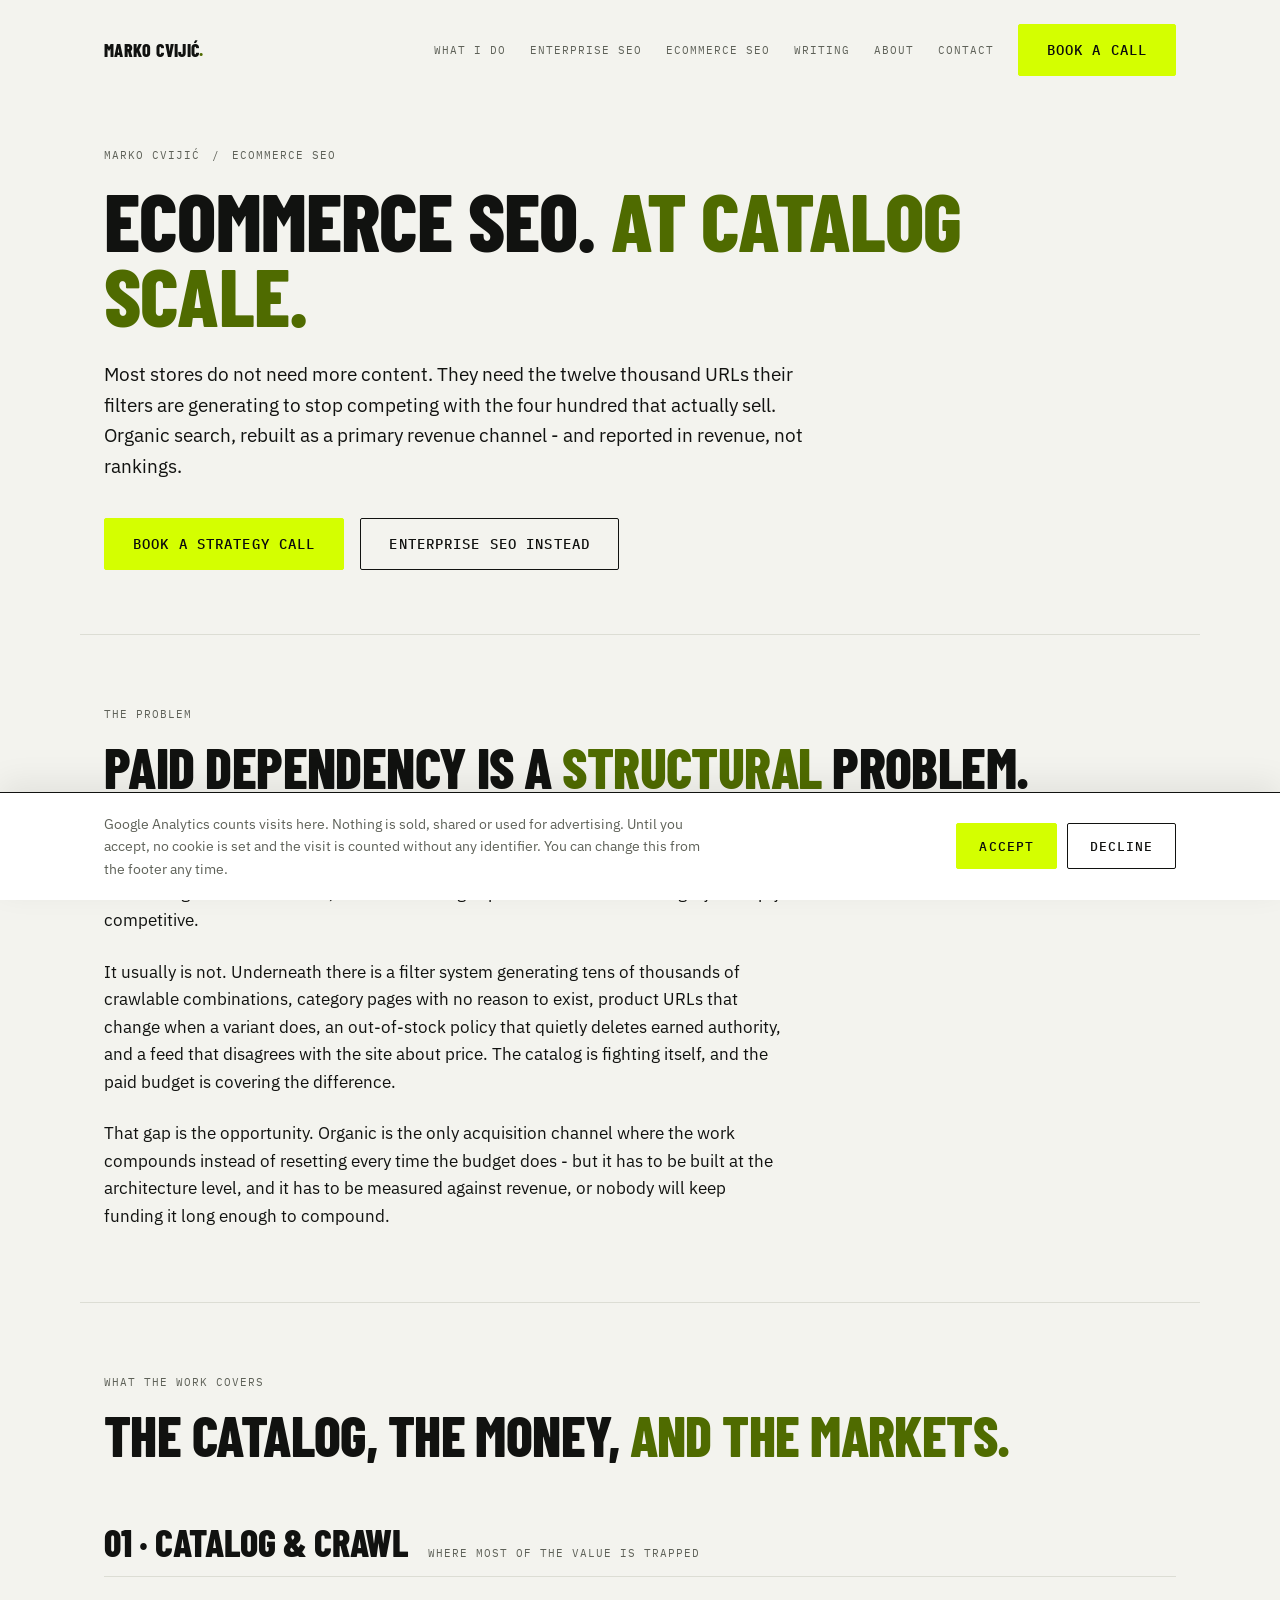
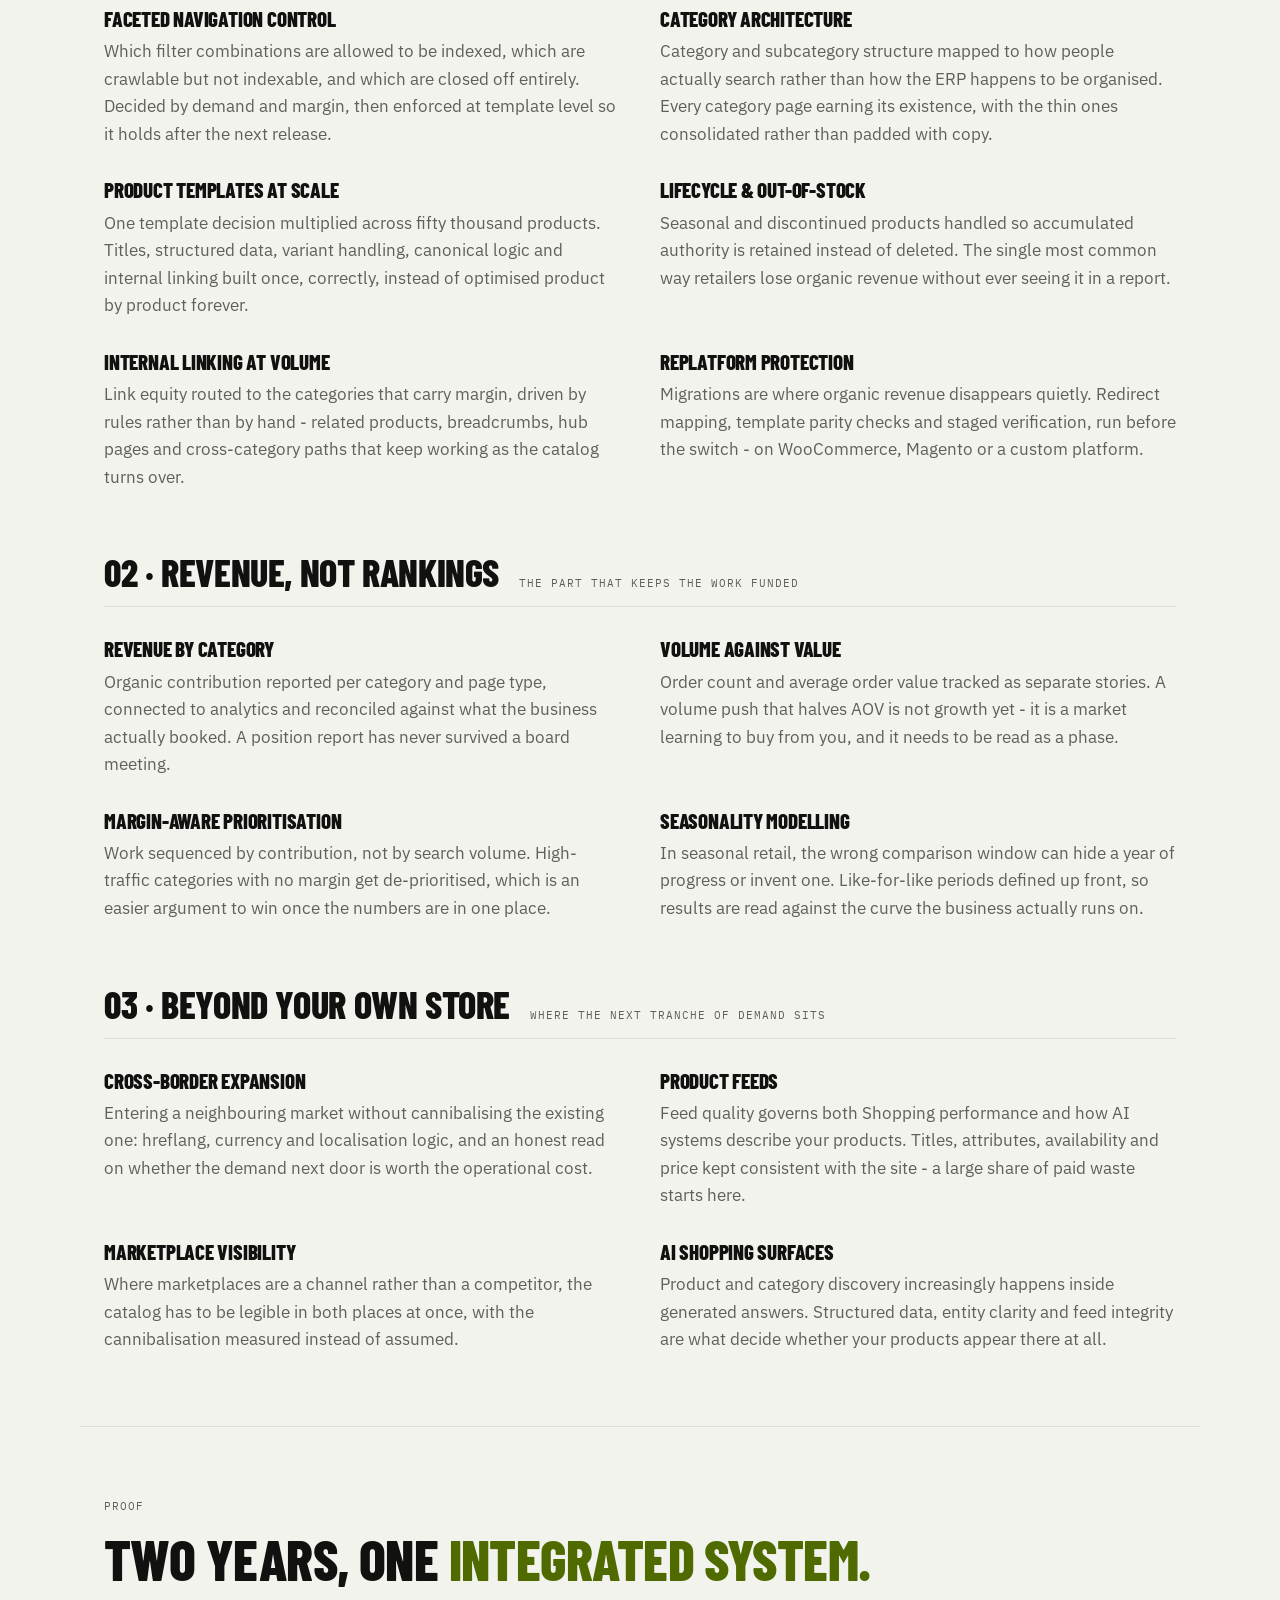
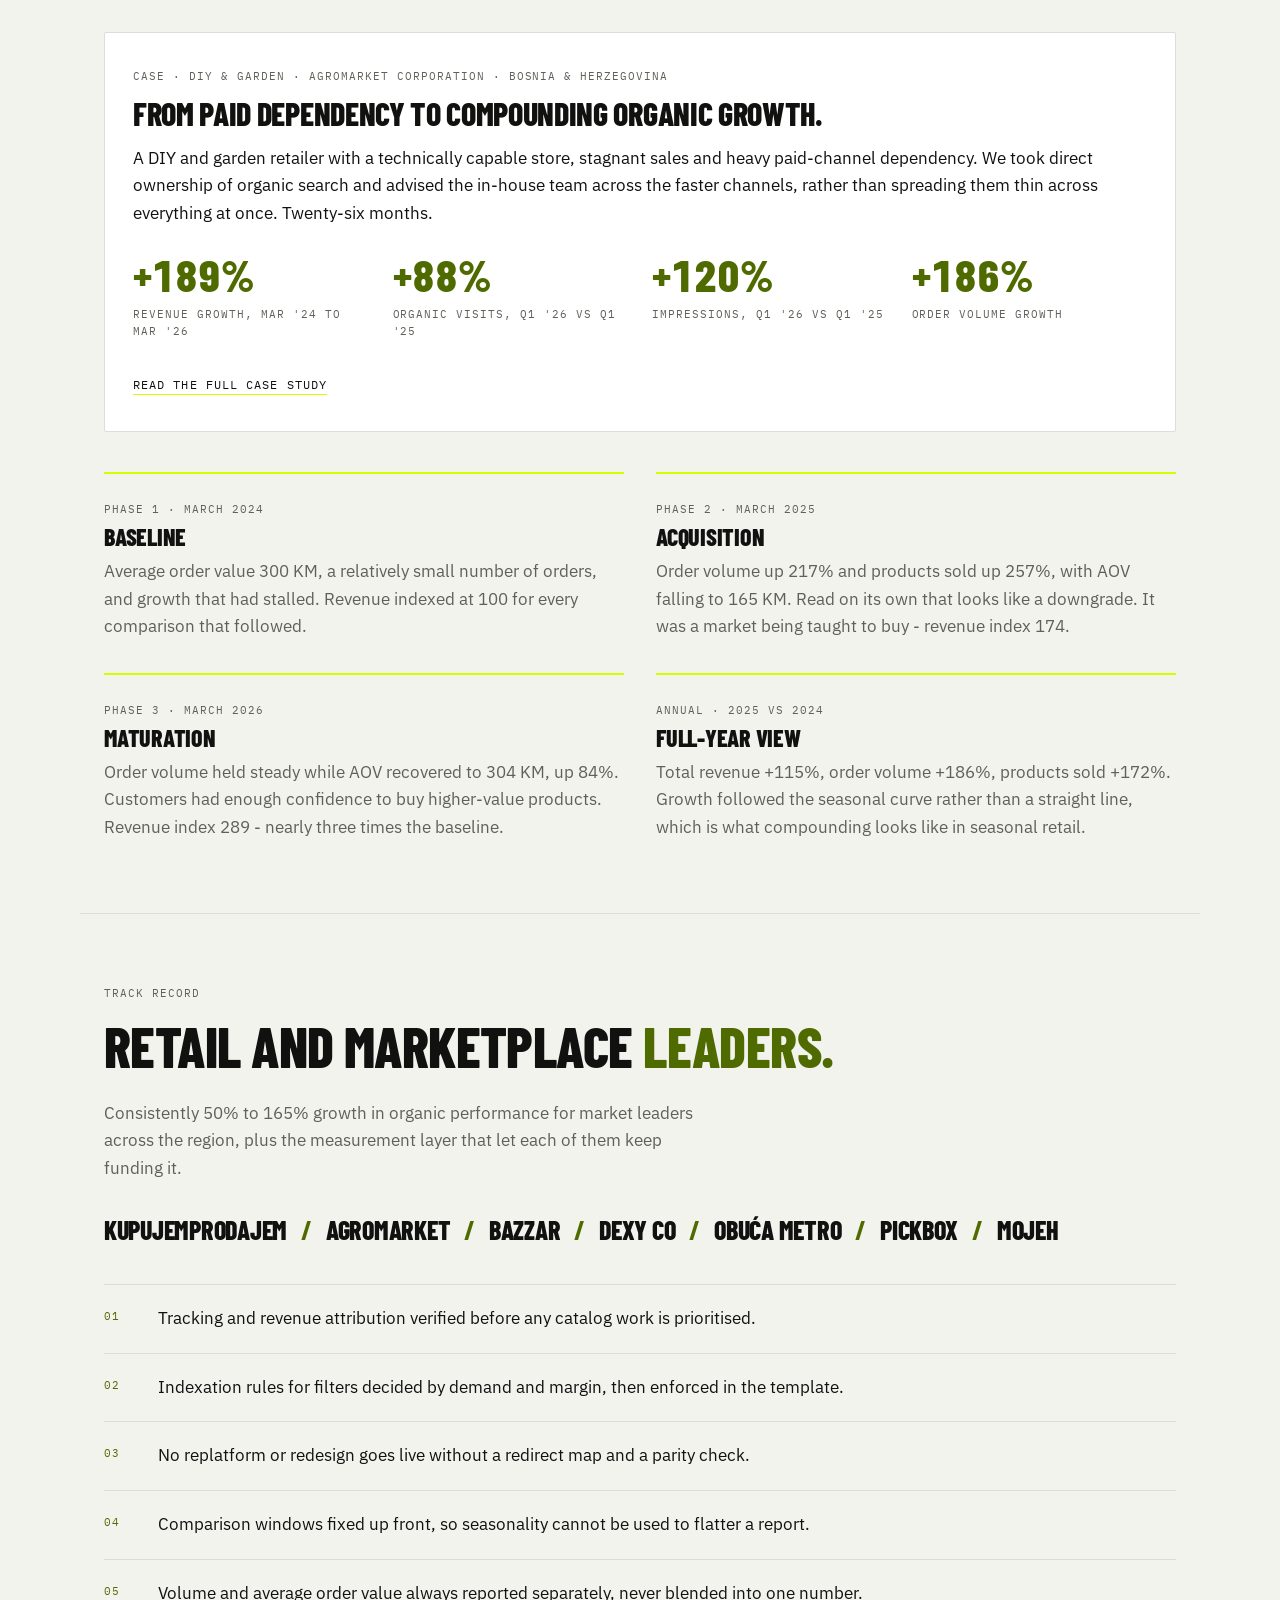
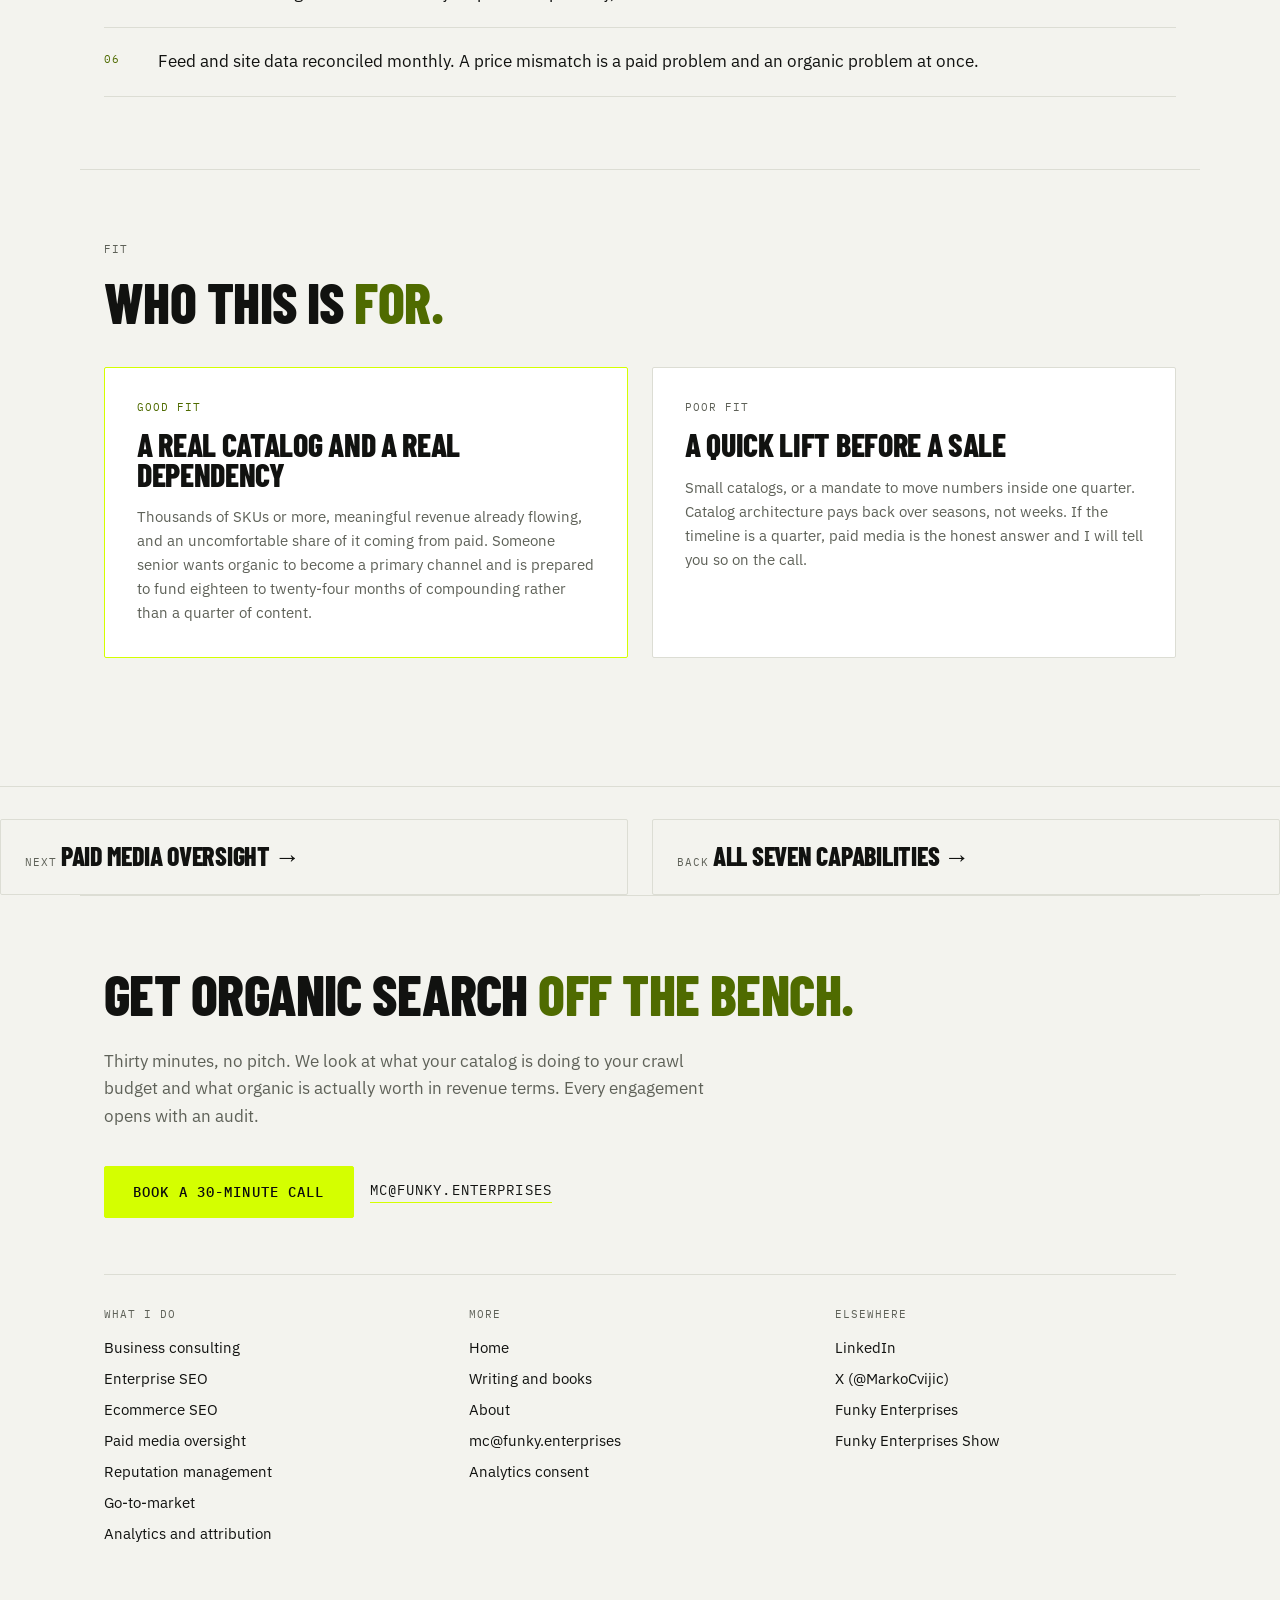
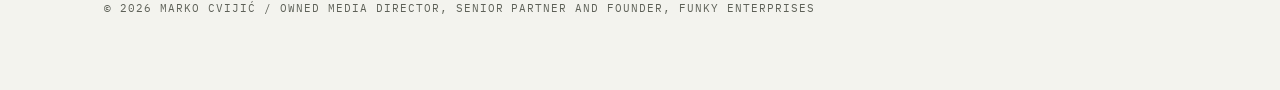
<file: ecommerce-seo/index.html>
<!DOCTYPE html>
<html lang="en">
<head>
<meta charset="utf-8">
<meta name="viewport" content="width=device-width, initial-scale=1">
<meta name="color-scheme" content="light">
<title>Ecommerce SEO Consultant - Catalog Scale, Revenue Not Rankings | Marko Cvijić</title>
<meta name="author" content="Marko Cvijić">
<meta name="description" content="Ecommerce SEO for retailers and marketplaces: faceted navigation control, category and product architecture, feeds, cross-border expansion, and reporting in revenue rather than rankings. +189% revenue on the flagship case.">
<link rel="canonical" href="https://markocvijic.co/ecommerce-seo/">

<meta property="og:type" content="website">
<meta property="og:site_name" content="Marko Cvijić">
<meta property="og:url" content="https://markocvijic.co/ecommerce-seo/">
<meta property="og:title" content="Ecommerce SEO Consultant - Catalog Scale, Revenue Not Rankings | Marko Cvijić">
<meta property="og:description" content="Catalog-scale organic search for retailers and marketplaces. Faceted navigation, product architecture, feeds and cross-border - measured in revenue. +189% on the flagship two-year case.">
<meta property="og:image" content="https://markocvijic.co/assets/marko-cvijic.jpg">
<meta name="twitter:card" content="summary_large_image">
<meta name="twitter:site" content="@MarkoCvijic">
<meta name="twitter:creator" content="@MarkoCvijic">
<meta name="twitter:title" content="Ecommerce SEO Consultant - Catalog Scale, Revenue Not Rankings | Marko Cvijić">
<meta name="twitter:description" content="Catalog-scale organic search for retailers and marketplaces. Faceted navigation, product architecture, feeds and cross-border - measured in revenue. +189% on the flagship two-year case.">
<meta name="twitter:image" content="https://markocvijic.co/assets/marko-cvijic.jpg">

<script>
/* GA4 with Consent Mode v2, advanced mode.

   Advanced, not basic: the tag loads for everyone, but every signal defaults to
   "denied", so until the visitor accepts, GA4 sends cookieless pings - no
   identifiers, no analytics cookie. That keeps modelled traffic numbers for
   people who decline and sets nothing on their machine.

   The two ad_* signals and ad_storage are never granted, by design. This site
   runs no advertising, so there is nothing to ask permission for. If a Google
   Ads tag is ever added here, the banner has to grow a second choice - do not
   just flip these to "granted".

   The library load is gated on the live hostname so local preview and automated
   checks never reach the property. The consent state itself is read on every
   hostname, so the banner is testable locally with the tag switched off. */
(function () {
  var KEY = "mc-consent", TTL = 31536000000, choice = null;
  try {
    var raw = localStorage.getItem(KEY), saved = raw && JSON.parse(raw);
    if (saved && saved.v === 1 && typeof saved.ts === "number" &&
        Date.now() - saved.ts < TTL) choice = saved.analytics;
  } catch (e) { /* storage blocked - treat as no choice yet */ }
  window.mcConsent = { key: KEY, ttl: TTL, choice: choice };

  if (!/(^|\.)markocvijic\.co$/.test(location.hostname)) return;
  window.dataLayer = window.dataLayer || [];
  window.gtag = function () { window.dataLayer.push(arguments); };

  /* Defaults go in before gtag.js is appended, which is the whole point of
     doing this here rather than in the banner script at the end of <body>.
     A returning visitor's stored yes is applied as the default, so there is no
     denied-then-update round trip and no flicker. */
  gtag("consent", "default", {
    ad_storage: "denied",
    ad_user_data: "denied",
    ad_personalization: "denied",
    analytics_storage: choice === "granted" ? "granted" : "denied",
    wait_for_update: 500
  });
  gtag("set", "ads_data_redaction", true);
  gtag("js", new Date());
  gtag("config", "G-7G684NYNZ5");

  var s = document.createElement("script");
  s.async = true;
  s.src = "https://www.googletagmanager.com/gtag/js?id=G-7G684NYNZ5";
  document.head.appendChild(s);
})();
</script>

<link rel="icon" type="image/svg+xml" href="/favicon.svg">
<link rel="preconnect" href="https://fonts.googleapis.com">
<link rel="preconnect" href="https://fonts.gstatic.com" crossorigin>
<link rel="stylesheet" href="https://fonts.googleapis.com/css2?family=Barlow+Condensed:wght@700;800&family=IBM+Plex+Mono:wght@400;500&family=IBM+Plex+Sans:wght@400;500;600&display=swap">
<link rel="stylesheet" href="/styles.css">

<script type="application/ld+json">
{
  "@context": "https://schema.org",
  "@graph": [
    {
      "@type": "Person",
      "@id": "https://markocvijic.co/#person",
      "name": "Marko Cvijić",
      "givenName": "Marko",
      "familyName": "Cvijić",
      "url": "https://markocvijic.co/",
      "mainEntityOfPage": {
        "@id": "https://markocvijic.co/about/#webpage"
      },
      "image": {
        "@id": "https://markocvijic.co/#portrait"
      },
      "jobTitle": "Business Consultant, Commercial System Partner, Owned Media Director",
      "description": "Business consultant and commercial system partner. Enterprise SEO, ecommerce SEO, paid media oversight for large ad spends, reputation management for high-profile business figures, and go-to-market for industrial and tech firms.",
      "worksFor": {
        "@id": "https://funky.enterprises/#organization"
      },
      "address": {
        "@type": "PostalAddress",
        "addressLocality": "Belgrade",
        "addressCountry": "RS"
      },
      "email": "mailto:mc@funky.enterprises",
      "knowsLanguage": [
        "en",
        "sr"
      ],
      "knowsAbout": [
        "Business consulting",
        "Commercial system design",
        "Enterprise SEO",
        "Ecommerce SEO",
        "Paid media oversight and budget governance",
        "Reputation management",
        "Go-to-market strategy",
        "Analytics and revenue attribution",
        "AI-native marketing operations"
      ],
      "sameAs": [
        "https://www.linkedin.com/in/markocvijic/",
        "https://x.com/MarkoCvijic",
        "https://funky.enterprises/team/marko-cvijic"
      ]
    },
    {
      "@type": "Organization",
      "@id": "https://funky.enterprises/#organization",
      "name": "Funky Enterprises",
      "url": "https://funky.enterprises",
      "description": "Commercial system partner rather than an agency. Five senior partners plus six senior specialists engaged as internal vendors, and no juniors.",
      "founder": {
        "@id": "https://markocvijic.co/#person"
      },
      "member": {
        "@id": "https://markocvijic.co/#person"
      },
      "areaServed": [
        {
          "@type": "Place",
          "name": "Europe"
        },
        {
          "@type": "Place",
          "name": "Middle East"
        },
        {
          "@type": "Place",
          "name": "North America"
        },
        {
          "@type": "Place",
          "name": "Australia"
        }
      ]
    },
    {
      "@type": "ImageObject",
      "@id": "https://markocvijic.co/#portrait",
      "url": "https://markocvijic.co/assets/marko-cvijic.jpg",
      "contentUrl": "https://markocvijic.co/assets/marko-cvijic.jpg",
      "width": 800,
      "height": 800,
      "caption": "Marko Cvijić"
    },
    {
      "@type": "WebSite",
      "@id": "https://markocvijic.co/#website",
      "url": "https://markocvijic.co/",
      "name": "Marko Cvijić",
      "description": "Business consultant and commercial system partner. Enterprise SEO, ecommerce SEO, paid media oversight for large ad spends, reputation management for high-profile business figures, and go-to-market for industrial and tech firms.",
      "inLanguage": "en",
      "publisher": {
        "@id": "https://markocvijic.co/#person"
      },
      "copyrightHolder": {
        "@id": "https://markocvijic.co/#person"
      }
    },
    {
      "@type": "WebPage",
      "@id": "https://markocvijic.co/ecommerce-seo/#webpage",
      "url": "https://markocvijic.co/ecommerce-seo/",
      "name": "Ecommerce SEO Consultant - Catalog Scale, Revenue Not Rankings | Marko Cvijić",
      "description": "Ecommerce SEO for retailers and marketplaces: faceted navigation control, category and product architecture, feeds, cross-border expansion, and reporting in revenue rather than rankings. +189% revenue on the flagship case.",
      "isPartOf": {
        "@id": "https://markocvijic.co/#website"
      },
      "inLanguage": "en",
      "about": {
        "@id": "https://markocvijic.co/#person"
      },
      "breadcrumb": {
        "@id": "https://markocvijic.co/ecommerce-seo/#breadcrumb"
      }
    },
    {
      "@type": "BreadcrumbList",
      "@id": "https://markocvijic.co/ecommerce-seo/#breadcrumb",
      "itemListElement": [
        {
          "@type": "ListItem",
          "position": 1,
          "name": "Marko Cvijić",
          "item": "https://markocvijic.co/"
        },
        {
          "@type": "ListItem",
          "position": 2,
          "name": "Ecommerce SEO",
          "item": "https://markocvijic.co/ecommerce-seo/"
        }
      ]
    },
    {
      "@type": "Service",
      "@id": "https://markocvijic.co/ecommerce-seo/#service",
      "name": "Ecommerce SEO",
      "serviceType": "Ecommerce search engine optimization consulting",
      "url": "https://markocvijic.co/ecommerce-seo/",
      "description": "Ecommerce SEO for retailers and marketplaces: faceted navigation control, category and product architecture, feeds, cross-border expansion, and reporting in revenue rather than rankings. +189% revenue on the flagship case.",
      "provider": {
        "@id": "https://markocvijic.co/#person"
      },
      "areaServed": [
        {
          "@type": "Place",
          "name": "Europe"
        },
        {
          "@type": "Place",
          "name": "Middle East"
        },
        {
          "@type": "Place",
          "name": "North America"
        },
        {
          "@type": "Place",
          "name": "Australia"
        }
      ],
      "audience": {
        "@type": "BusinessAudience",
        "name": "Enterprise, ecommerce, industrial and government organisations"
      },
      "mainEntityOfPage": {
        "@id": "https://markocvijic.co/ecommerce-seo/#webpage"
      }
    }
  ]
}
</script>
</head>
<body>

<header class="wrap site-header">
  <a class="brand" href="/">Marko Cvijić<span class="lime">.</span></a>
  <div class="header-right">
    <nav class="nav mono" aria-label="Primary">
      <a href="/#services">What I do</a>
      <a href="/enterprise-seo/">Enterprise SEO</a>
      <a href="/ecommerce-seo/" aria-current="page">Ecommerce SEO</a>
      <a href="/writing/">Writing</a>
      <a href="/about/">About</a>
      <a href="/#contact">Contact</a>
    </nav>
    <a class="btn btn-primary header-cta" href="https://calendly.com/funkyenterprises/30-minute-needs-assessment" target="_blank" rel="noopener noreferrer">Book a call</a>
  </div>
</header>

<main id="top">

  <!-- SUBHERO -->
  <section class="wrap subhero">
    <p class="mono crumb"><a href="/">Marko Cvijić</a> <span>/</span> <span>Ecommerce SEO</span></p>
    <h1 class="h subhero-title">Ecommerce SEO. <span class="lime">At catalog scale.</span></h1>
    <p class="body subhero-lede">Most stores do not need more content. They need the twelve thousand URLs their filters are generating to stop competing with the four hundred that actually sell. Organic search, rebuilt as a primary revenue channel - and reported in revenue, not rankings.</p>
    <div class="actions">
      <a class="btn btn-primary" href="https://calendly.com/funkyenterprises/30-minute-needs-assessment" target="_blank" rel="noopener noreferrer">Book a strategy call</a>
      <a class="btn btn-outline" href="/enterprise-seo/">Enterprise SEO instead</a>
    </div>
  </section>
  <!-- THE PROBLEM -->
  <section class="wrap section">
    <p class="mono eyebrow">The problem</p>
    <h2 class="h section-title">Paid dependency is a <span class="lime">structural</span> problem.</h2>
    <div class="body prose">
      <p>The pattern repeats across every retailer I have worked with. Revenue is real but it is rented: turn the ad spend off and the month collapses. Organic sits at a fraction of what the catalog should command, and the standing explanation is that the category is simply competitive.</p>
      <p>It usually is not. Underneath there is a filter system generating tens of thousands of crawlable combinations, category pages with no reason to exist, product URLs that change when a variant does, an out-of-stock policy that quietly deletes earned authority, and a feed that disagrees with the site about price. The catalog is fighting itself, and the paid budget is covering the difference.</p>
      <p>That gap is the opportunity. Organic is the only acquisition channel where the work compounds instead of resetting every time the budget does - but it has to be built at the architecture level, and it has to be measured against revenue, or nobody will keep funding it long enough to compound.</p>
    </div>
  </section>

  <!-- CAPABILITIES -->
  <section class="wrap section">
    <p class="mono eyebrow">What the work covers</p>
    <h2 class="h section-title">The catalog, the money, <span class="lime">and the markets.</span></h2>

    <div class="group">
      <div class="group-head">
        <h3 class="h group-title">01 · Catalog &amp; crawl</h3>
        <p class="mono group-note">Where most of the value is trapped</p>
      </div>
      <div class="specs">
        <div class="spec">
          <div class="h spec-key">Faceted navigation control</div>
          <p class="body">Which filter combinations are allowed to be indexed, which are crawlable but not indexable, and which are closed off entirely. Decided by demand and margin, then enforced at template level so it holds after the next release.</p>
        </div>
        <div class="spec">
          <div class="h spec-key">Category architecture</div>
          <p class="body">Category and subcategory structure mapped to how people actually search rather than how the ERP happens to be organised. Every category page earning its existence, with the thin ones consolidated rather than padded with copy.</p>
        </div>
        <div class="spec">
          <div class="h spec-key">Product templates at scale</div>
          <p class="body">One template decision multiplied across fifty thousand products. Titles, structured data, variant handling, canonical logic and internal linking built once, correctly, instead of optimised product by product forever.</p>
        </div>
        <div class="spec">
          <div class="h spec-key">Lifecycle &amp; out-of-stock</div>
          <p class="body">Seasonal and discontinued products handled so accumulated authority is retained instead of deleted. The single most common way retailers lose organic revenue without ever seeing it in a report.</p>
        </div>
        <div class="spec">
          <div class="h spec-key">Internal linking at volume</div>
          <p class="body">Link equity routed to the categories that carry margin, driven by rules rather than by hand - related products, breadcrumbs, hub pages and cross-category paths that keep working as the catalog turns over.</p>
        </div>
        <div class="spec">
          <div class="h spec-key">Replatform protection</div>
          <p class="body">Migrations are where organic revenue disappears quietly. Redirect mapping, template parity checks and staged verification, run before the switch - on WooCommerce, Magento or a custom platform.</p>
        </div>
      </div>
    </div>

    <div class="group">
      <div class="group-head">
        <h3 class="h group-title">02 · Revenue, not rankings</h3>
        <p class="mono group-note">The part that keeps the work funded</p>
      </div>
      <div class="specs">
        <div class="spec">
          <div class="h spec-key">Revenue by category</div>
          <p class="body">Organic contribution reported per category and page type, connected to analytics and reconciled against what the business actually booked. A position report has never survived a board meeting.</p>
        </div>
        <div class="spec">
          <div class="h spec-key">Volume against value</div>
          <p class="body">Order count and average order value tracked as separate stories. A volume push that halves AOV is not growth yet - it is a market learning to buy from you, and it needs to be read as a phase.</p>
        </div>
        <div class="spec">
          <div class="h spec-key">Margin-aware prioritisation</div>
          <p class="body">Work sequenced by contribution, not by search volume. High-traffic categories with no margin get de-prioritised, which is an easier argument to win once the numbers are in one place.</p>
        </div>
        <div class="spec">
          <div class="h spec-key">Seasonality modelling</div>
          <p class="body">In seasonal retail, the wrong comparison window can hide a year of progress or invent one. Like-for-like periods defined up front, so results are read against the curve the business actually runs on.</p>
        </div>
      </div>
    </div>

    <div class="group">
      <div class="group-head">
        <h3 class="h group-title">03 · Beyond your own store</h3>
        <p class="mono group-note">Where the next tranche of demand sits</p>
      </div>
      <div class="specs">
        <div class="spec">
          <div class="h spec-key">Cross-border expansion</div>
          <p class="body">Entering a neighbouring market without cannibalising the existing one: hreflang, currency and localisation logic, and an honest read on whether the demand next door is worth the operational cost.</p>
        </div>
        <div class="spec">
          <div class="h spec-key">Product feeds</div>
          <p class="body">Feed quality governs both Shopping performance and how AI systems describe your products. Titles, attributes, availability and price kept consistent with the site - a large share of paid waste starts here.</p>
        </div>
        <div class="spec">
          <div class="h spec-key">Marketplace visibility</div>
          <p class="body">Where marketplaces are a channel rather than a competitor, the catalog has to be legible in both places at once, with the cannibalisation measured instead of assumed.</p>
        </div>
        <div class="spec">
          <div class="h spec-key">AI shopping surfaces</div>
          <p class="body">Product and category discovery increasingly happens inside generated answers. Structured data, entity clarity and feed integrity are what decide whether your products appear there at all.</p>
        </div>
      </div>
    </div>
  </section>

  <!-- CASE -->
  <section class="wrap section">
    <p class="mono eyebrow">Proof</p>
    <h2 class="h section-title">Two years, one <span class="lime">integrated system.</span></h2>
    <div class="case">
      <p class="mono muted">Case · DIY &amp; Garden · Agromarket Corporation · Bosnia &amp; Herzegovina</p>
      <h3 class="h card-title">From paid dependency to compounding organic growth.</h3>
      <p class="body card-body">A DIY and garden retailer with a technically capable store, stagnant sales and heavy paid-channel dependency. We took direct ownership of organic search and advised the in-house team across the faster channels, rather than spreading them thin across everything at once. Twenty-six months.</p>
      <div class="case-stats">
        <div>
          <div class="case-stat-value">+189%</div>
          <p class="case-stat-label mono">Revenue growth, Mar '24 to Mar '26</p>
        </div>
        <div>
          <div class="case-stat-value">+88%</div>
          <p class="case-stat-label mono">Organic visits, Q1 '26 vs Q1 '25</p>
        </div>
        <div>
          <div class="case-stat-value">+120%</div>
          <p class="case-stat-label mono">Impressions, Q1 '26 vs Q1 '25</p>
        </div>
        <div>
          <div class="case-stat-value">+186%</div>
          <p class="case-stat-label mono">Order volume growth</p>
        </div>
      </div>
      <div class="actions">
        <a class="textlink" href="https://funky.enterprises/case-studies/diy-garden" target="_blank" rel="noopener noreferrer">Read the full case study</a>
      </div>
    </div>

    <div class="steps">
      <div class="step">
        <p class="mono step-num">Phase 1 · March 2024</p>
        <h3 class="h step-title">Baseline</h3>
        <p class="body">Average order value 300 KM, a relatively small number of orders, and growth that had stalled. Revenue indexed at 100 for every comparison that followed.</p>
      </div>
      <div class="step">
        <p class="mono step-num">Phase 2 · March 2025</p>
        <h3 class="h step-title">Acquisition</h3>
        <p class="body">Order volume up 217% and products sold up 257%, with AOV falling to 165 KM. Read on its own that looks like a downgrade. It was a market being taught to buy - revenue index 174.</p>
      </div>
      <div class="step">
        <p class="mono step-num">Phase 3 · March 2026</p>
        <h3 class="h step-title">Maturation</h3>
        <p class="body">Order volume held steady while AOV recovered to 304 KM, up 84%. Customers had enough confidence to buy higher-value products. Revenue index 289 - nearly three times the baseline.</p>
      </div>
      <div class="step">
        <p class="mono step-num">Annual · 2025 vs 2024</p>
        <h3 class="h step-title">Full-year view</h3>
        <p class="body">Total revenue +115%, order volume +186%, products sold +172%. Growth followed the seasonal curve rather than a straight line, which is what compounding looks like in seasonal retail.</p>
      </div>
    </div>
  </section>


  <!-- OTHER CLIENTS -->
  <section class="wrap section">
    <p class="mono eyebrow">Track record</p>
    <h2 class="h section-title">Retail and marketplace <span class="lime">leaders.</span></h2>
    <p class="body muted lede">Consistently 50% to 165% growth in organic performance for market leaders across the region, plus the measurement layer that let each of them keep funding it.</p>
    <ul class="h client-band">
      <li>KupujemProdajem</li>
      <li>Agromarket</li>
      <li>Bazzar</li>
      <li>Dexy Co</li>
      <li>Obuća Metro</li>
      <li>Pickbox</li>
      <li>Mojeh</li>
    </ul>
    <div class="rules">
      <div class="rule">
        <p class="mono rule-num">01</p>
        <p class="body">Tracking and revenue attribution verified before any catalog work is prioritised.</p>
      </div>
      <div class="rule">
        <p class="mono rule-num">02</p>
        <p class="body">Indexation rules for filters decided by demand and margin, then enforced in the template.</p>
      </div>
      <div class="rule">
        <p class="mono rule-num">03</p>
        <p class="body">No replatform or redesign goes live without a redirect map and a parity check.</p>
      </div>
      <div class="rule">
        <p class="mono rule-num">04</p>
        <p class="body">Comparison windows fixed up front, so seasonality cannot be used to flatter a report.</p>
      </div>
      <div class="rule">
        <p class="mono rule-num">05</p>
        <p class="body">Volume and average order value always reported separately, never blended into one number.</p>
      </div>
      <div class="rule">
        <p class="mono rule-num">06</p>
        <p class="body">Feed and site data reconciled monthly. A price mismatch is a paid problem and an organic problem at once.</p>
      </div>
    </div>
  </section>

  <!-- FIT -->
  <section class="wrap section">
    <p class="mono eyebrow">Fit</p>
    <h2 class="h section-title">Who this is <span class="lime">for.</span></h2>
    <div class="cards cards-2">
      <div class="card card-accent">
        <div class="mono lime">Good fit</div>
        <h3 class="h card-title">A real catalog and a real dependency</h3>
        <p class="small card-note">Thousands of SKUs or more, meaningful revenue already flowing, and an uncomfortable share of it coming from paid. Someone senior wants organic to become a primary channel and is prepared to fund eighteen to twenty-four months of compounding rather than a quarter of content.</p>
      </div>
      <div class="card">
        <div class="mono muted">Poor fit</div>
        <h3 class="h card-title">A quick lift before a sale</h3>
        <p class="small card-note">Small catalogs, or a mandate to move numbers inside one quarter. Catalog architecture pays back over seasons, not weeks. If the timeline is a quarter, paid media is the honest answer and I will tell you so on the call.</p>
      </div>
    </div>

  </section>



    <div class="page-nav">
      <a href="/paid-media-oversight/">
        <span class="mono muted">Next</span>
        <span class="h page-nav-title">Paid media oversight →</span>
      </a>
      <a href="/#services">
        <span class="mono muted">Back</span>
        <span class="h page-nav-title">All seven capabilities →</span>
      </a>
    </div>

</main>

<footer id="contact" class="wrap site-footer">
  <h2 class="h footer-title">Get organic search <span class="lime">off the bench.</span></h2>
  <p class="body muted lede">Thirty minutes, no pitch. We look at what your catalog is doing to your crawl budget and what organic is actually worth in revenue terms. Every engagement opens with an audit.</p>
  <div class="actions">
    <a class="btn btn-primary" href="https://calendly.com/funkyenterprises/30-minute-needs-assessment" target="_blank" rel="noopener noreferrer">Book a 30-minute call</a>
    <a class="footer-mail" href="mailto:mc@funky.enterprises">mc@funky.enterprises</a>
  </div>

  <div class="footer-cols">
    <div class="footer-col">
      <p class="mono footer-col-title">What I do</p>
      <ul>
        <li><a href="/business-consulting/">Business consulting</a></li>
        <li><a href="/enterprise-seo/">Enterprise SEO</a></li>
        <li><a href="/ecommerce-seo/">Ecommerce SEO</a></li>
        <li><a href="/paid-media-oversight/">Paid media oversight</a></li>
        <li><a href="/reputation-management/">Reputation management</a></li>
        <li><a href="/go-to-market/">Go-to-market</a></li>
        <li><a href="/analytics-attribution/">Analytics and attribution</a></li>
      </ul>
    </div>
    <div class="footer-col">
      <p class="mono footer-col-title">More</p>
      <ul>
        <li><a href="/">Home</a></li>
        <li><a href="/writing/">Writing and books</a></li>
        <li><a href="/about/">About</a></li>
        <li><a href="mailto:mc@funky.enterprises">mc@funky.enterprises</a></li>
        <li><button type="button" class="consent-reopen">Analytics consent</button></li>
      </ul>
    </div>
    <div class="footer-col">
      <p class="mono footer-col-title">Elsewhere</p>
      <ul>
        <li><a href="https://www.linkedin.com/in/markocvijic/" target="_blank" rel="noopener noreferrer">LinkedIn</a></li>
        <li><a href="https://x.com/MarkoCvijic" target="_blank" rel="noopener noreferrer">X (@MarkoCvijic)</a></li>
        <li><a href="https://funky.enterprises/" target="_blank" rel="noopener noreferrer">Funky Enterprises</a></li>
        <li><a href="https://www.youtube.com/channel/UC0qSXbNRgglmzqdhXdpuM3g" target="_blank" rel="noopener noreferrer">Funky Enterprises Show</a></li>
      </ul>
    </div>
  </div>

  <p class="mono copyright">© 2026 Marko Cvijić / Owned Media Director, Senior Partner and Founder, Funky Enterprises</p>
</footer>

<script>
(function () {
  var c = window.mcConsent;
  if (!c) return;
  var el = null;

  function decide(value) {
    c.choice = value;
    try {
      localStorage.setItem(c.key, JSON.stringify(
        { v: 1, analytics: value, ts: Date.now() }));
    } catch (e) { /* storage blocked - the choice holds for this page only */ }
    if (window.gtag) gtag("consent", "update", { analytics_storage: value });
    if (el) { el.remove(); el = null; }
  }

  /* Built from one HTML string rather than a pile of createElement calls, so
     every class name appears as a real class attribute and the stylesheet
     coverage check can see it. */
  function open(focus) {
    if (el) return;
    var host = document.createElement("div");
    host.innerHTML =
      '<div class="consent" role="dialog" aria-label="Analytics consent" ' +
        'tabindex="-1">' +
        '<div class="consent-inner">' +
          '<p class="consent-text">Google Analytics counts visits here. ' +
          'Nothing is sold, shared or used for advertising. Until you accept, ' +
          'no cookie is set and the visit is counted without any identifier. ' +
          'You can change this from the footer any time.</p>' +
          '<div class="consent-actions">' +
            '<button type="button" class="consent-btn consent-accept" ' +
              'data-consent="granted">Accept</button>' +
            '<button type="button" class="consent-btn" ' +
              'data-consent="denied">Decline</button>' +
          '</div>' +
        '</div>' +
      '</div>';
    el = host.firstChild;
    el.addEventListener("click", function (ev) {
      var b = ev.target.closest("[data-consent]");
      if (b) decide(b.getAttribute("data-consent"));
    });
    document.body.appendChild(el);
    if (focus) el.focus();
  }

  if (c.choice === null) open(false);

  var reopen = document.querySelectorAll(".consent-reopen");
  for (var i = 0; i < reopen.length; i++) {
    reopen[i].addEventListener("click", function () { open(true); });
  }
})();
</script>

</body>
</html>
</file>
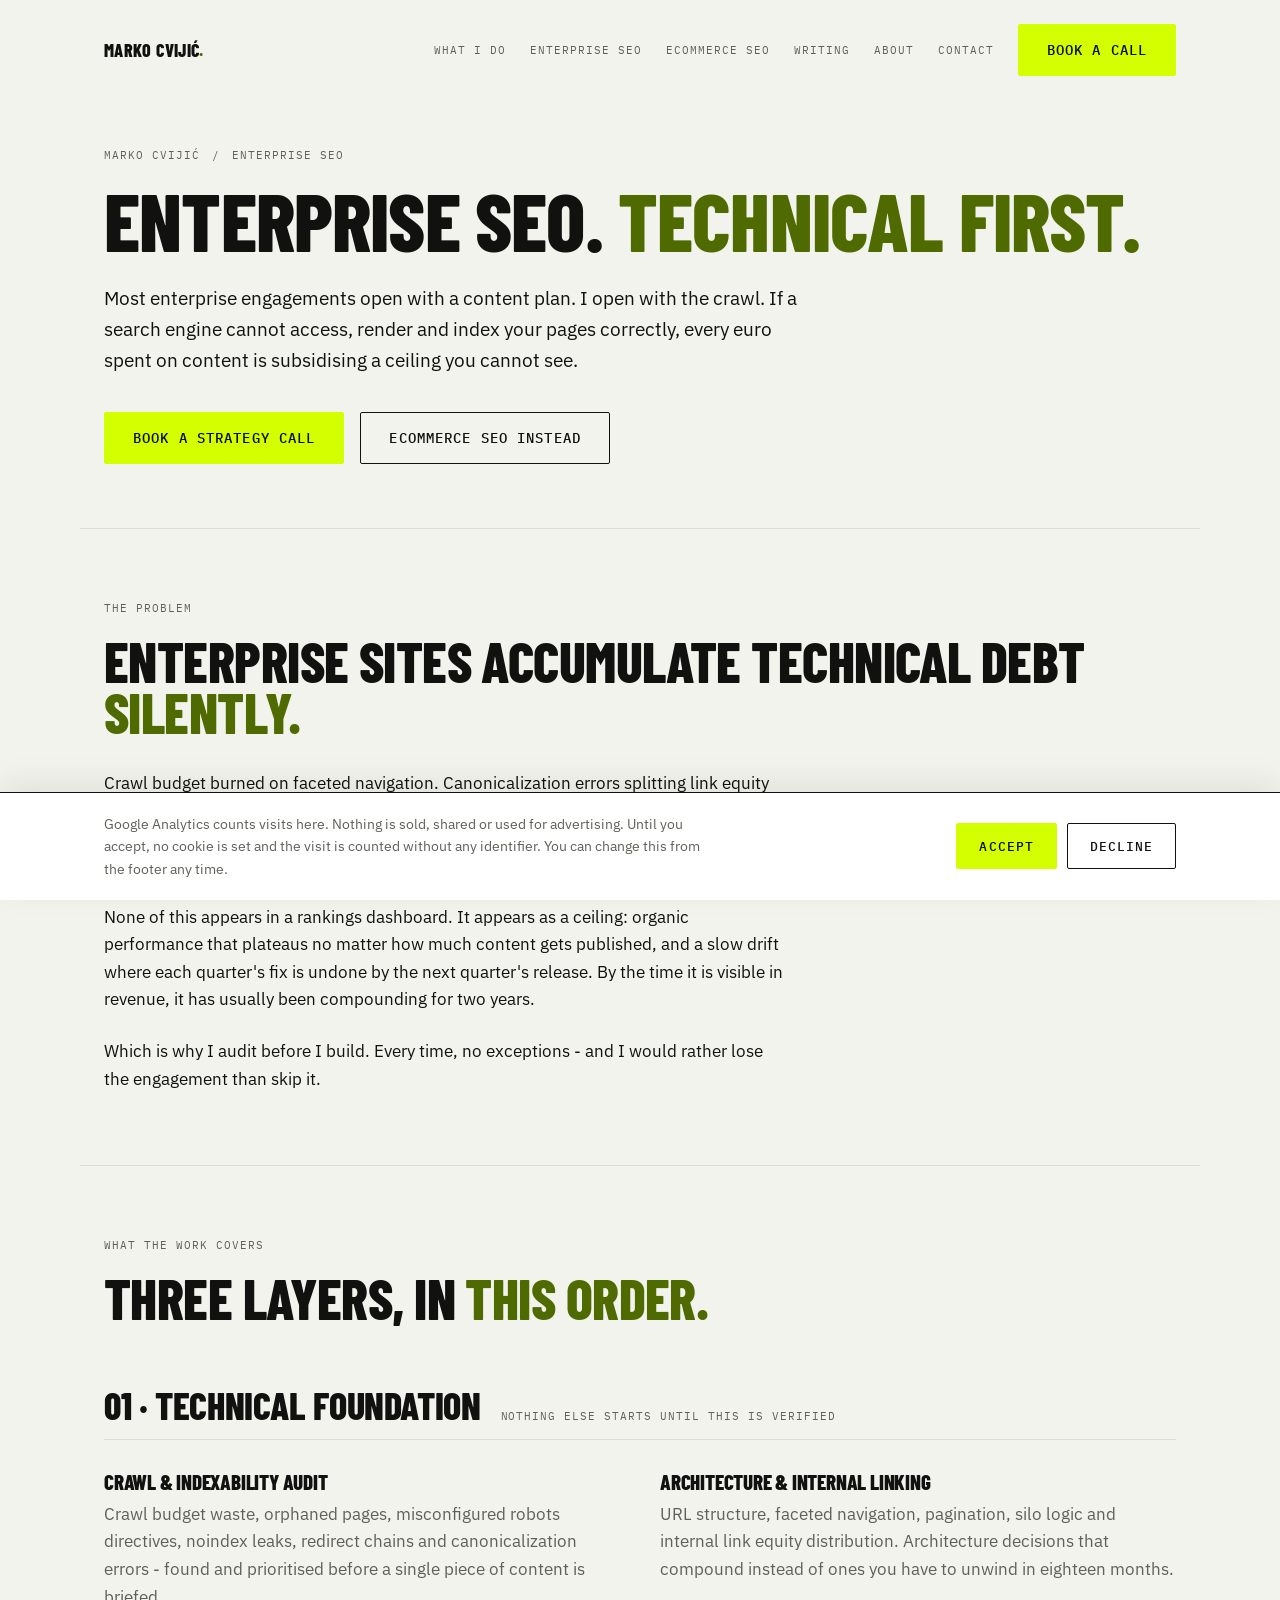
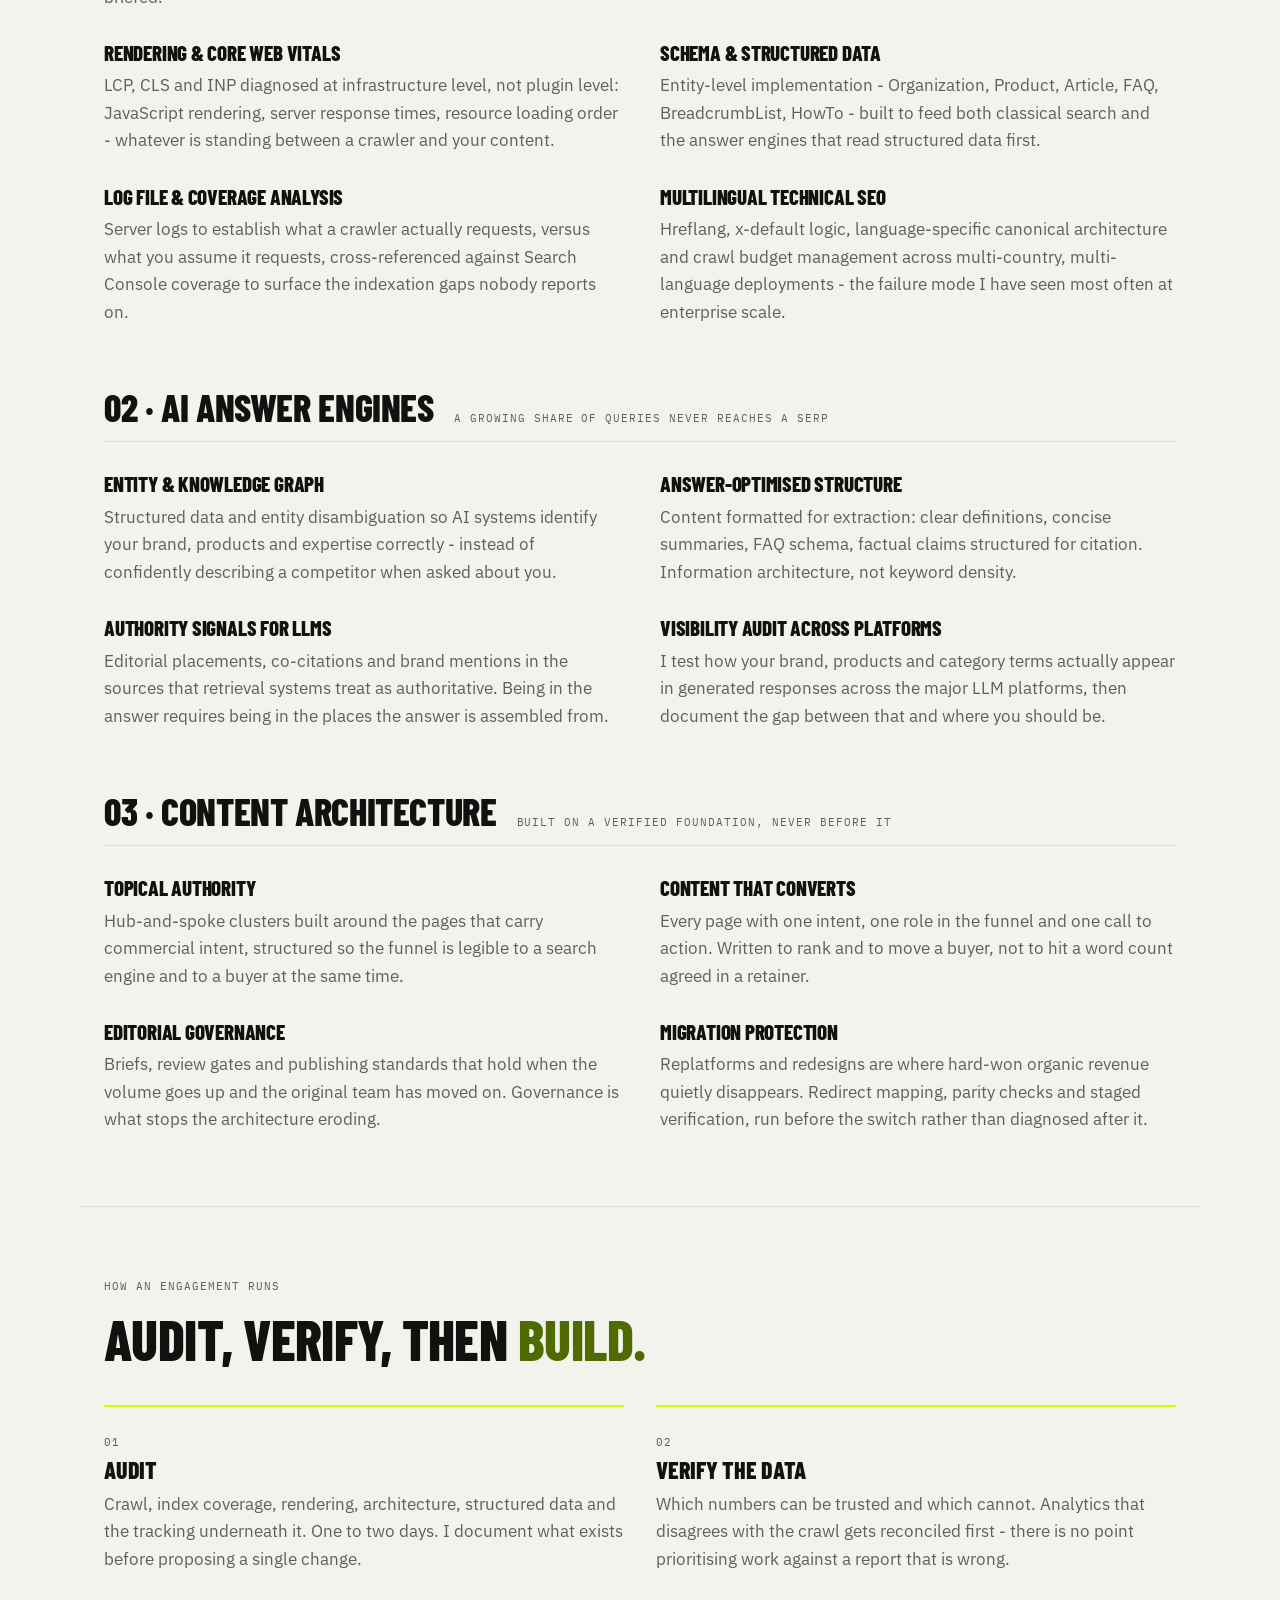
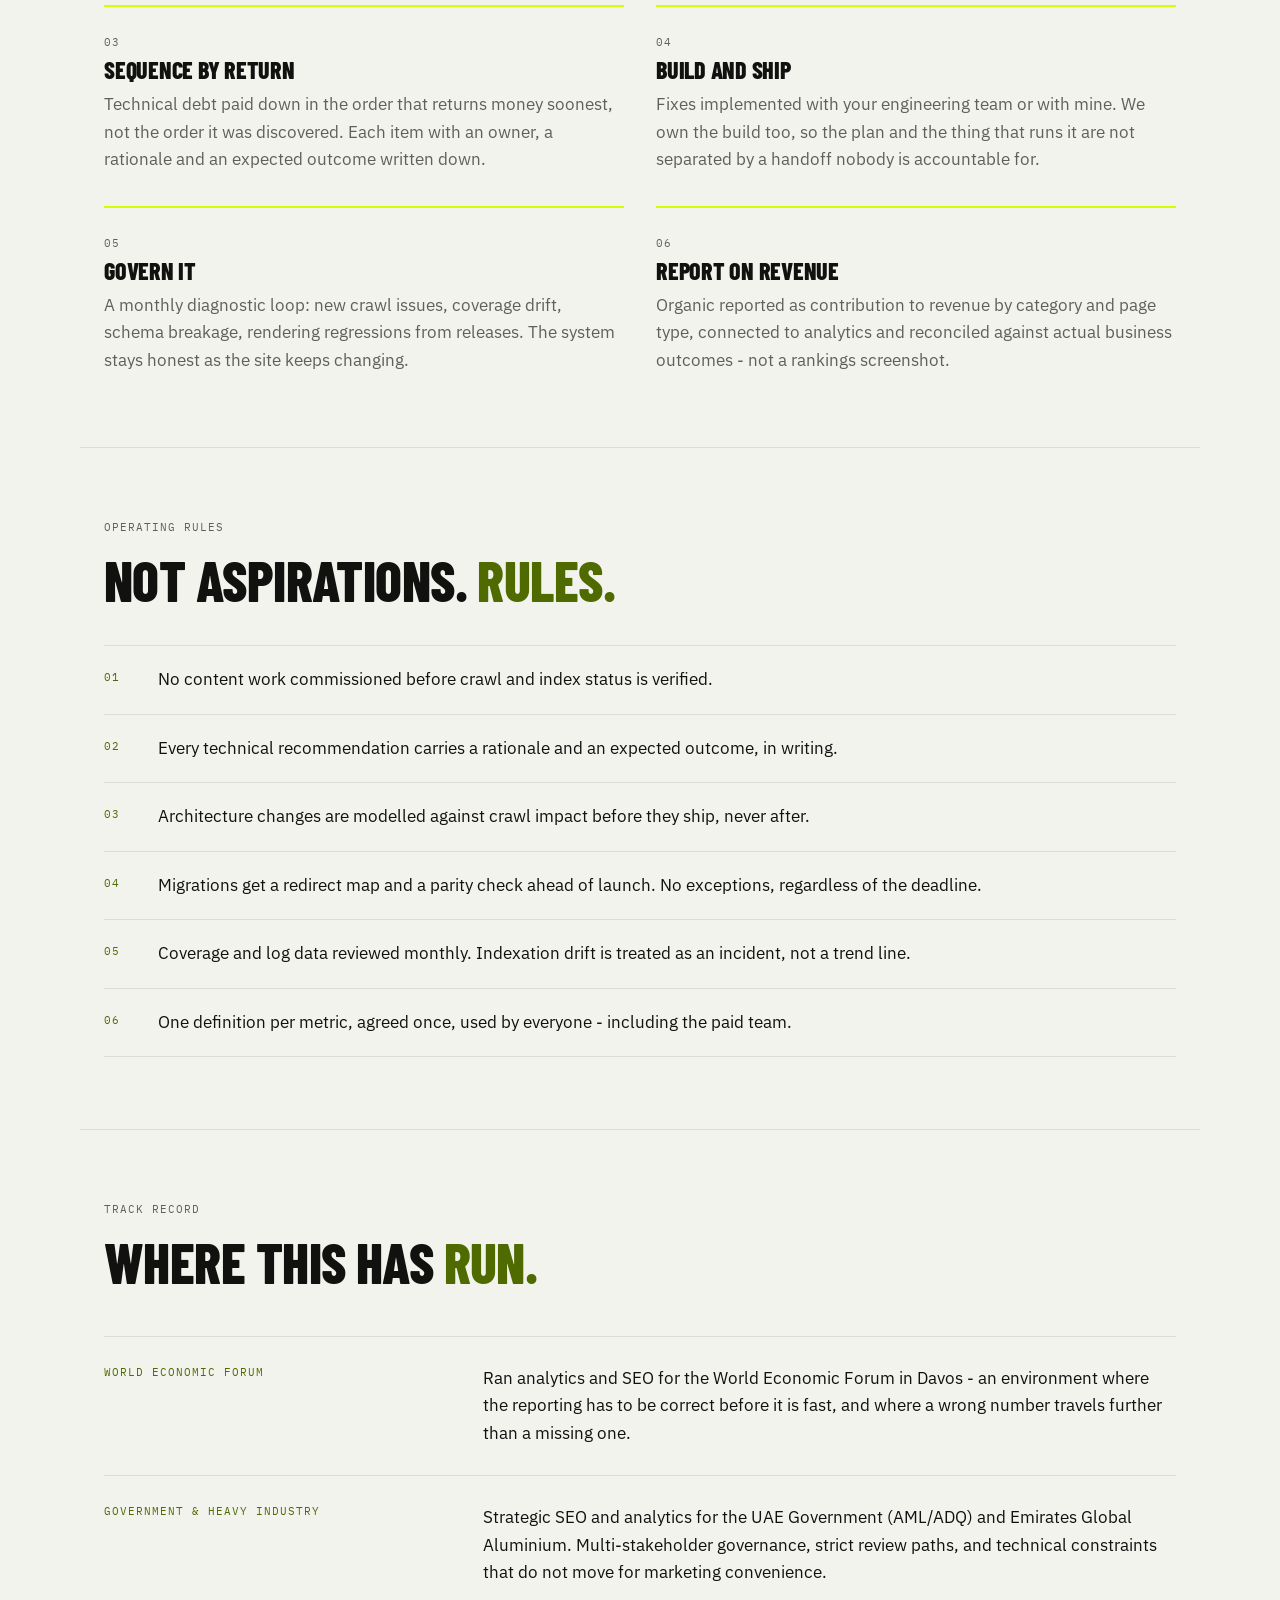
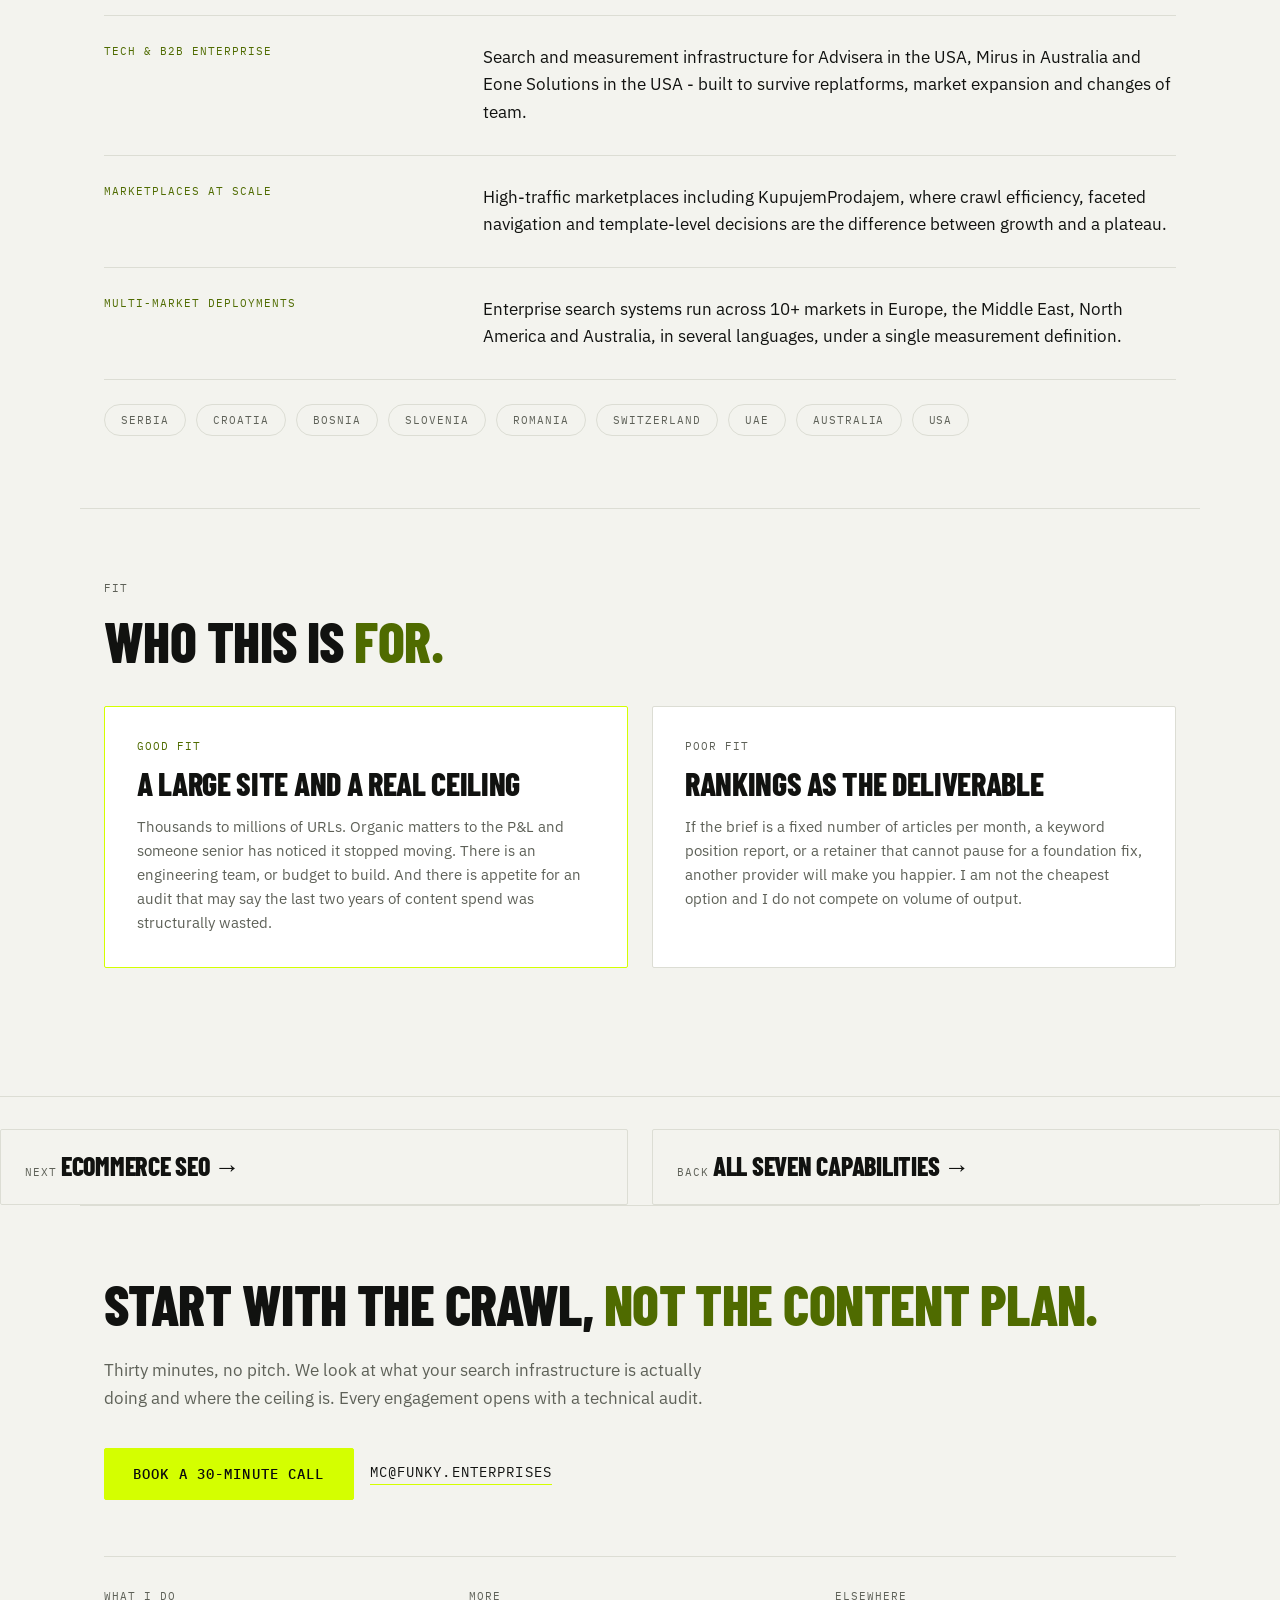
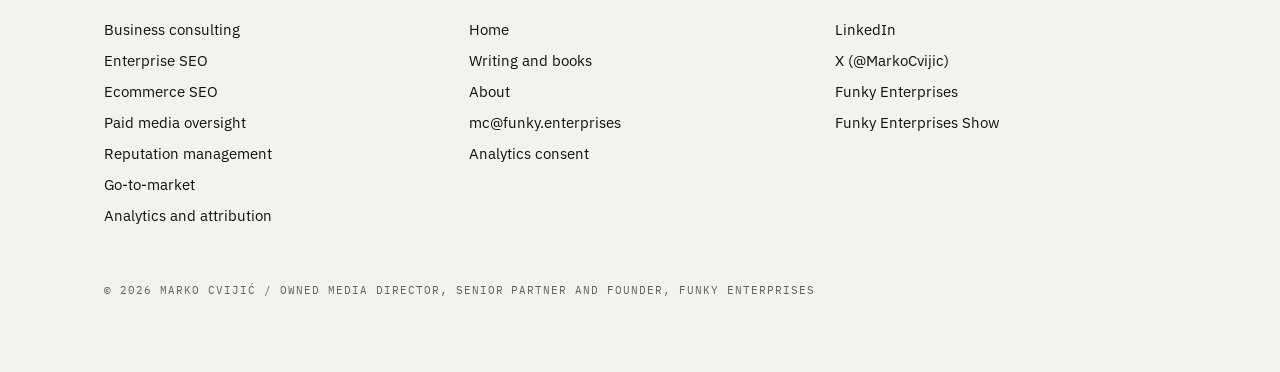
<file: enterprise-seo/index.html>
<!DOCTYPE html>
<html lang="en">
<head>
<meta charset="utf-8">
<meta name="viewport" content="width=device-width, initial-scale=1">
<meta name="color-scheme" content="light">
<title>Enterprise SEO Consultant - Technical, Multi-Market, AI Answer Engines | Marko Cvijić</title>
<meta name="author" content="Marko Cvijić">
<meta name="description" content="Enterprise SEO consulting: crawl and index control, rendering, site architecture, hreflang across markets, structured data, and visibility inside AI answer engines. Fifteen years, 100+ organizations, 10+ markets.">
<link rel="canonical" href="https://markocvijic.co/enterprise-seo/">

<meta property="og:type" content="website">
<meta property="og:site_name" content="Marko Cvijić">
<meta property="og:url" content="https://markocvijic.co/enterprise-seo/">
<meta property="og:title" content="Enterprise SEO Consultant - Technical, Multi-Market, AI Answer Engines | Marko Cvijić">
<meta property="og:description" content="Enterprise organic search treated as infrastructure. Crawl, index, rendering, architecture and multi-market deployment - plus visibility inside the AI answer engines now intercepting the query.">
<meta property="og:image" content="https://markocvijic.co/assets/marko-cvijic.jpg">
<meta name="twitter:card" content="summary_large_image">
<meta name="twitter:site" content="@MarkoCvijic">
<meta name="twitter:creator" content="@MarkoCvijic">
<meta name="twitter:title" content="Enterprise SEO Consultant - Technical, Multi-Market, AI Answer Engines | Marko Cvijić">
<meta name="twitter:description" content="Enterprise organic search treated as infrastructure. Crawl, index, rendering, architecture and multi-market deployment - plus visibility inside the AI answer engines now intercepting the query.">
<meta name="twitter:image" content="https://markocvijic.co/assets/marko-cvijic.jpg">

<script>
/* GA4 with Consent Mode v2, advanced mode.

   Advanced, not basic: the tag loads for everyone, but every signal defaults to
   "denied", so until the visitor accepts, GA4 sends cookieless pings - no
   identifiers, no analytics cookie. That keeps modelled traffic numbers for
   people who decline and sets nothing on their machine.

   The two ad_* signals and ad_storage are never granted, by design. This site
   runs no advertising, so there is nothing to ask permission for. If a Google
   Ads tag is ever added here, the banner has to grow a second choice - do not
   just flip these to "granted".

   The library load is gated on the live hostname so local preview and automated
   checks never reach the property. The consent state itself is read on every
   hostname, so the banner is testable locally with the tag switched off. */
(function () {
  var KEY = "mc-consent", TTL = 31536000000, choice = null;
  try {
    var raw = localStorage.getItem(KEY), saved = raw && JSON.parse(raw);
    if (saved && saved.v === 1 && typeof saved.ts === "number" &&
        Date.now() - saved.ts < TTL) choice = saved.analytics;
  } catch (e) { /* storage blocked - treat as no choice yet */ }
  window.mcConsent = { key: KEY, ttl: TTL, choice: choice };

  if (!/(^|\.)markocvijic\.co$/.test(location.hostname)) return;
  window.dataLayer = window.dataLayer || [];
  window.gtag = function () { window.dataLayer.push(arguments); };

  /* Defaults go in before gtag.js is appended, which is the whole point of
     doing this here rather than in the banner script at the end of <body>.
     A returning visitor's stored yes is applied as the default, so there is no
     denied-then-update round trip and no flicker. */
  gtag("consent", "default", {
    ad_storage: "denied",
    ad_user_data: "denied",
    ad_personalization: "denied",
    analytics_storage: choice === "granted" ? "granted" : "denied",
    wait_for_update: 500
  });
  gtag("set", "ads_data_redaction", true);
  gtag("js", new Date());
  gtag("config", "G-7G684NYNZ5");

  var s = document.createElement("script");
  s.async = true;
  s.src = "https://www.googletagmanager.com/gtag/js?id=G-7G684NYNZ5";
  document.head.appendChild(s);
})();
</script>

<link rel="icon" type="image/svg+xml" href="/favicon.svg">
<link rel="preconnect" href="https://fonts.googleapis.com">
<link rel="preconnect" href="https://fonts.gstatic.com" crossorigin>
<link rel="stylesheet" href="https://fonts.googleapis.com/css2?family=Barlow+Condensed:wght@700;800&family=IBM+Plex+Mono:wght@400;500&family=IBM+Plex+Sans:wght@400;500;600&display=swap">
<link rel="stylesheet" href="/styles.css">

<script type="application/ld+json">
{
  "@context": "https://schema.org",
  "@graph": [
    {
      "@type": "Person",
      "@id": "https://markocvijic.co/#person",
      "name": "Marko Cvijić",
      "givenName": "Marko",
      "familyName": "Cvijić",
      "url": "https://markocvijic.co/",
      "mainEntityOfPage": {
        "@id": "https://markocvijic.co/about/#webpage"
      },
      "image": {
        "@id": "https://markocvijic.co/#portrait"
      },
      "jobTitle": "Business Consultant, Commercial System Partner, Owned Media Director",
      "description": "Business consultant and commercial system partner. Enterprise SEO, ecommerce SEO, paid media oversight for large ad spends, reputation management for high-profile business figures, and go-to-market for industrial and tech firms.",
      "worksFor": {
        "@id": "https://funky.enterprises/#organization"
      },
      "address": {
        "@type": "PostalAddress",
        "addressLocality": "Belgrade",
        "addressCountry": "RS"
      },
      "email": "mailto:mc@funky.enterprises",
      "knowsLanguage": [
        "en",
        "sr"
      ],
      "knowsAbout": [
        "Business consulting",
        "Commercial system design",
        "Enterprise SEO",
        "Ecommerce SEO",
        "Paid media oversight and budget governance",
        "Reputation management",
        "Go-to-market strategy",
        "Analytics and revenue attribution",
        "AI-native marketing operations"
      ],
      "sameAs": [
        "https://www.linkedin.com/in/markocvijic/",
        "https://x.com/MarkoCvijic",
        "https://funky.enterprises/team/marko-cvijic"
      ]
    },
    {
      "@type": "Organization",
      "@id": "https://funky.enterprises/#organization",
      "name": "Funky Enterprises",
      "url": "https://funky.enterprises",
      "description": "Commercial system partner rather than an agency. Five senior partners plus six senior specialists engaged as internal vendors, and no juniors.",
      "founder": {
        "@id": "https://markocvijic.co/#person"
      },
      "member": {
        "@id": "https://markocvijic.co/#person"
      },
      "areaServed": [
        {
          "@type": "Place",
          "name": "Europe"
        },
        {
          "@type": "Place",
          "name": "Middle East"
        },
        {
          "@type": "Place",
          "name": "North America"
        },
        {
          "@type": "Place",
          "name": "Australia"
        }
      ]
    },
    {
      "@type": "ImageObject",
      "@id": "https://markocvijic.co/#portrait",
      "url": "https://markocvijic.co/assets/marko-cvijic.jpg",
      "contentUrl": "https://markocvijic.co/assets/marko-cvijic.jpg",
      "width": 800,
      "height": 800,
      "caption": "Marko Cvijić"
    },
    {
      "@type": "WebSite",
      "@id": "https://markocvijic.co/#website",
      "url": "https://markocvijic.co/",
      "name": "Marko Cvijić",
      "description": "Business consultant and commercial system partner. Enterprise SEO, ecommerce SEO, paid media oversight for large ad spends, reputation management for high-profile business figures, and go-to-market for industrial and tech firms.",
      "inLanguage": "en",
      "publisher": {
        "@id": "https://markocvijic.co/#person"
      },
      "copyrightHolder": {
        "@id": "https://markocvijic.co/#person"
      }
    },
    {
      "@type": "WebPage",
      "@id": "https://markocvijic.co/enterprise-seo/#webpage",
      "url": "https://markocvijic.co/enterprise-seo/",
      "name": "Enterprise SEO Consultant - Technical, Multi-Market, AI Answer Engines | Marko Cvijić",
      "description": "Enterprise SEO consulting: crawl and index control, rendering, site architecture, hreflang across markets, structured data, and visibility inside AI answer engines. Fifteen years, 100+ organizations, 10+ markets.",
      "isPartOf": {
        "@id": "https://markocvijic.co/#website"
      },
      "inLanguage": "en",
      "about": {
        "@id": "https://markocvijic.co/#person"
      },
      "breadcrumb": {
        "@id": "https://markocvijic.co/enterprise-seo/#breadcrumb"
      }
    },
    {
      "@type": "BreadcrumbList",
      "@id": "https://markocvijic.co/enterprise-seo/#breadcrumb",
      "itemListElement": [
        {
          "@type": "ListItem",
          "position": 1,
          "name": "Marko Cvijić",
          "item": "https://markocvijic.co/"
        },
        {
          "@type": "ListItem",
          "position": 2,
          "name": "Enterprise SEO",
          "item": "https://markocvijic.co/enterprise-seo/"
        }
      ]
    },
    {
      "@type": "Service",
      "@id": "https://markocvijic.co/enterprise-seo/#service",
      "name": "Enterprise SEO",
      "serviceType": "Enterprise search engine optimization consulting",
      "url": "https://markocvijic.co/enterprise-seo/",
      "description": "Enterprise SEO consulting: crawl and index control, rendering, site architecture, hreflang across markets, structured data, and visibility inside AI answer engines. Fifteen years, 100+ organizations, 10+ markets.",
      "provider": {
        "@id": "https://markocvijic.co/#person"
      },
      "areaServed": [
        {
          "@type": "Place",
          "name": "Europe"
        },
        {
          "@type": "Place",
          "name": "Middle East"
        },
        {
          "@type": "Place",
          "name": "North America"
        },
        {
          "@type": "Place",
          "name": "Australia"
        }
      ],
      "audience": {
        "@type": "BusinessAudience",
        "name": "Enterprise, ecommerce, industrial and government organisations"
      },
      "mainEntityOfPage": {
        "@id": "https://markocvijic.co/enterprise-seo/#webpage"
      }
    }
  ]
}
</script>
</head>
<body>

<header class="wrap site-header">
  <a class="brand" href="/">Marko Cvijić<span class="lime">.</span></a>
  <div class="header-right">
    <nav class="nav mono" aria-label="Primary">
      <a href="/#services">What I do</a>
      <a href="/enterprise-seo/" aria-current="page">Enterprise SEO</a>
      <a href="/ecommerce-seo/">Ecommerce SEO</a>
      <a href="/writing/">Writing</a>
      <a href="/about/">About</a>
      <a href="/#contact">Contact</a>
    </nav>
    <a class="btn btn-primary header-cta" href="https://calendly.com/funkyenterprises/30-minute-needs-assessment" target="_blank" rel="noopener noreferrer">Book a call</a>
  </div>
</header>

<main id="top">

  <!-- SUBHERO -->
  <section class="wrap subhero">
    <p class="mono crumb"><a href="/">Marko Cvijić</a> <span>/</span> <span>Enterprise SEO</span></p>
    <h1 class="h subhero-title">Enterprise SEO. <span class="lime">Technical first.</span></h1>
    <p class="body subhero-lede">Most enterprise engagements open with a content plan. I open with the crawl. If a search engine cannot access, render and index your pages correctly, every euro spent on content is subsidising a ceiling you cannot see.</p>
    <div class="actions">
      <a class="btn btn-primary" href="https://calendly.com/funkyenterprises/30-minute-needs-assessment" target="_blank" rel="noopener noreferrer">Book a strategy call</a>
      <a class="btn btn-outline" href="/ecommerce-seo/">Ecommerce SEO instead</a>
    </div>
  </section>
  <!-- THE PROBLEM -->
  <section class="wrap section">
    <p class="mono eyebrow">The problem</p>
    <h2 class="h section-title">Enterprise sites accumulate technical debt <span class="lime">silently.</span></h2>
    <div class="body prose">
      <p>Crawl budget burned on faceted navigation. Canonicalization errors splitting link equity between four near-identical URLs. JavaScript rendering that hides the body copy from a crawler while showing it perfectly to you. Hreflang implementations that contradict themselves across markets, so the wrong country page ranks in the wrong language.</p>
      <p>None of this appears in a rankings dashboard. It appears as a ceiling: organic performance that plateaus no matter how much content gets published, and a slow drift where each quarter's fix is undone by the next quarter's release. By the time it is visible in revenue, it has usually been compounding for two years.</p>
      <p>Which is why I audit before I build. Every time, no exceptions - and I would rather lose the engagement than skip it.</p>
    </div>
  </section>

  <!-- CAPABILITIES -->
  <section class="wrap section">
    <p class="mono eyebrow">What the work covers</p>
    <h2 class="h section-title">Three layers, in <span class="lime">this order.</span></h2>

    <div class="group">
      <div class="group-head">
        <h3 class="h group-title">01 · Technical foundation</h3>
        <p class="mono group-note">Nothing else starts until this is verified</p>
      </div>
      <div class="specs">
        <div class="spec">
          <div class="h spec-key">Crawl &amp; indexability audit</div>
          <p class="body">Crawl budget waste, orphaned pages, misconfigured robots directives, noindex leaks, redirect chains and canonicalization errors - found and prioritised before a single piece of content is briefed.</p>
        </div>
        <div class="spec">
          <div class="h spec-key">Architecture &amp; internal linking</div>
          <p class="body">URL structure, faceted navigation, pagination, silo logic and internal link equity distribution. Architecture decisions that compound instead of ones you have to unwind in eighteen months.</p>
        </div>
        <div class="spec">
          <div class="h spec-key">Rendering &amp; Core Web Vitals</div>
          <p class="body">LCP, CLS and INP diagnosed at infrastructure level, not plugin level: JavaScript rendering, server response times, resource loading order - whatever is standing between a crawler and your content.</p>
        </div>
        <div class="spec">
          <div class="h spec-key">Schema &amp; structured data</div>
          <p class="body">Entity-level implementation - Organization, Product, Article, FAQ, BreadcrumbList, HowTo - built to feed both classical search and the answer engines that read structured data first.</p>
        </div>
        <div class="spec">
          <div class="h spec-key">Log file &amp; coverage analysis</div>
          <p class="body">Server logs to establish what a crawler actually requests, versus what you assume it requests, cross-referenced against Search Console coverage to surface the indexation gaps nobody reports on.</p>
        </div>
        <div class="spec">
          <div class="h spec-key">Multilingual technical SEO</div>
          <p class="body">Hreflang, x-default logic, language-specific canonical architecture and crawl budget management across multi-country, multi-language deployments - the failure mode I have seen most often at enterprise scale.</p>
        </div>
      </div>
    </div>

    <div class="group">
      <div class="group-head">
        <h3 class="h group-title">02 · AI answer engines</h3>
        <p class="mono group-note">A growing share of queries never reaches a SERP</p>
      </div>
      <div class="specs">
        <div class="spec">
          <div class="h spec-key">Entity &amp; knowledge graph</div>
          <p class="body">Structured data and entity disambiguation so AI systems identify your brand, products and expertise correctly - instead of confidently describing a competitor when asked about you.</p>
        </div>
        <div class="spec">
          <div class="h spec-key">Answer-optimised structure</div>
          <p class="body">Content formatted for extraction: clear definitions, concise summaries, FAQ schema, factual claims structured for citation. Information architecture, not keyword density.</p>
        </div>
        <div class="spec">
          <div class="h spec-key">Authority signals for LLMs</div>
          <p class="body">Editorial placements, co-citations and brand mentions in the sources that retrieval systems treat as authoritative. Being in the answer requires being in the places the answer is assembled from.</p>
        </div>
        <div class="spec">
          <div class="h spec-key">Visibility audit across platforms</div>
          <p class="body">I test how your brand, products and category terms actually appear in generated responses across the major LLM platforms, then document the gap between that and where you should be.</p>
        </div>
      </div>
    </div>

    <div class="group">
      <div class="group-head">
        <h3 class="h group-title">03 · Content architecture</h3>
        <p class="mono group-note">Built on a verified foundation, never before it</p>
      </div>
      <div class="specs">
        <div class="spec">
          <div class="h spec-key">Topical authority</div>
          <p class="body">Hub-and-spoke clusters built around the pages that carry commercial intent, structured so the funnel is legible to a search engine and to a buyer at the same time.</p>
        </div>
        <div class="spec">
          <div class="h spec-key">Content that converts</div>
          <p class="body">Every page with one intent, one role in the funnel and one call to action. Written to rank and to move a buyer, not to hit a word count agreed in a retainer.</p>
        </div>
        <div class="spec">
          <div class="h spec-key">Editorial governance</div>
          <p class="body">Briefs, review gates and publishing standards that hold when the volume goes up and the original team has moved on. Governance is what stops the architecture eroding.</p>
        </div>
        <div class="spec">
          <div class="h spec-key">Migration protection</div>
          <p class="body">Replatforms and redesigns are where hard-won organic revenue quietly disappears. Redirect mapping, parity checks and staged verification, run before the switch rather than diagnosed after it.</p>
        </div>
      </div>
    </div>
  </section>


  <!-- HOW IT RUNS -->
  <section class="wrap section">
    <p class="mono eyebrow">How an engagement runs</p>
    <h2 class="h section-title">Audit, verify, then <span class="lime">build.</span></h2>
    <div class="steps">
      <div class="step">
        <p class="mono step-num">01</p>
        <h3 class="h step-title">Audit</h3>
        <p class="body">Crawl, index coverage, rendering, architecture, structured data and the tracking underneath it. One to two days. I document what exists before proposing a single change.</p>
      </div>
      <div class="step">
        <p class="mono step-num">02</p>
        <h3 class="h step-title">Verify the data</h3>
        <p class="body">Which numbers can be trusted and which cannot. Analytics that disagrees with the crawl gets reconciled first - there is no point prioritising work against a report that is wrong.</p>
      </div>
      <div class="step">
        <p class="mono step-num">03</p>
        <h3 class="h step-title">Sequence by return</h3>
        <p class="body">Technical debt paid down in the order that returns money soonest, not the order it was discovered. Each item with an owner, a rationale and an expected outcome written down.</p>
      </div>
      <div class="step">
        <p class="mono step-num">04</p>
        <h3 class="h step-title">Build and ship</h3>
        <p class="body">Fixes implemented with your engineering team or with mine. We own the build too, so the plan and the thing that runs it are not separated by a handoff nobody is accountable for.</p>
      </div>
      <div class="step">
        <p class="mono step-num">05</p>
        <h3 class="h step-title">Govern it</h3>
        <p class="body">A monthly diagnostic loop: new crawl issues, coverage drift, schema breakage, rendering regressions from releases. The system stays honest as the site keeps changing.</p>
      </div>
      <div class="step">
        <p class="mono step-num">06</p>
        <h3 class="h step-title">Report on revenue</h3>
        <p class="body">Organic reported as contribution to revenue by category and page type, connected to analytics and reconciled against actual business outcomes - not a rankings screenshot.</p>
      </div>
    </div>
  </section>

  <!-- OPERATING RULES -->
  <section class="wrap section">
    <p class="mono eyebrow">Operating rules</p>
    <h2 class="h section-title">Not aspirations. <span class="lime">Rules.</span></h2>
    <div class="rules">
      <div class="rule">
        <p class="mono rule-num">01</p>
        <p class="body">No content work commissioned before crawl and index status is verified.</p>
      </div>
      <div class="rule">
        <p class="mono rule-num">02</p>
        <p class="body">Every technical recommendation carries a rationale and an expected outcome, in writing.</p>
      </div>
      <div class="rule">
        <p class="mono rule-num">03</p>
        <p class="body">Architecture changes are modelled against crawl impact before they ship, never after.</p>
      </div>
      <div class="rule">
        <p class="mono rule-num">04</p>
        <p class="body">Migrations get a redirect map and a parity check ahead of launch. No exceptions, regardless of the deadline.</p>
      </div>
      <div class="rule">
        <p class="mono rule-num">05</p>
        <p class="body">Coverage and log data reviewed monthly. Indexation drift is treated as an incident, not a trend line.</p>
      </div>
      <div class="rule">
        <p class="mono rule-num">06</p>
        <p class="body">One definition per metric, agreed once, used by everyone - including the paid team.</p>
      </div>
    </div>
  </section>

  <!-- PROOF -->
  <section class="wrap section">
    <p class="mono eyebrow">Track record</p>
    <h2 class="h section-title">Where this has <span class="lime">run.</span></h2>
    <div class="rows">
      <div class="row">
        <div class="mono row-key">World Economic Forum</div>
        <p class="body">Ran analytics and SEO for the World Economic Forum in Davos - an environment where the reporting has to be correct before it is fast, and where a wrong number travels further than a missing one.</p>
      </div>
      <div class="row">
        <div class="mono row-key">Government &amp; heavy industry</div>
        <p class="body">Strategic SEO and analytics for the UAE Government (AML/ADQ) and Emirates Global Aluminium. Multi-stakeholder governance, strict review paths, and technical constraints that do not move for marketing convenience.</p>
      </div>
      <div class="row">
        <div class="mono row-key">Tech &amp; B2B enterprise</div>
        <p class="body">Search and measurement infrastructure for Advisera in the USA, Mirus in Australia and Eone Solutions in the USA - built to survive replatforms, market expansion and changes of team.</p>
      </div>
      <div class="row">
        <div class="mono row-key">Marketplaces at scale</div>
        <p class="body">High-traffic marketplaces including KupujemProdajem, where crawl efficiency, faceted navigation and template-level decisions are the difference between growth and a plateau.</p>
      </div>
      <div class="row">
        <div class="mono row-key">Multi-market deployments</div>
        <p class="body">Enterprise search systems run across 10+ markets in Europe, the Middle East, North America and Australia, in several languages, under a single measurement definition.</p>
      </div>
    </div>
    <div class="pills mono">
      <span class="pill">Serbia</span>
      <span class="pill">Croatia</span>
      <span class="pill">Bosnia</span>
      <span class="pill">Slovenia</span>
      <span class="pill">Romania</span>
      <span class="pill">Switzerland</span>
      <span class="pill">UAE</span>
      <span class="pill">Australia</span>
      <span class="pill">USA</span>
    </div>
  </section>


  <!-- WHO IT IS FOR -->
  <section class="wrap section">
    <p class="mono eyebrow">Fit</p>
    <h2 class="h section-title">Who this is <span class="lime">for.</span></h2>
    <div class="cards cards-2">
      <div class="card card-accent">
        <div class="mono lime">Good fit</div>
        <h3 class="h card-title">A large site and a real ceiling</h3>
        <p class="small card-note">Thousands to millions of URLs. Organic matters to the P&amp;L and someone senior has noticed it stopped moving. There is an engineering team, or budget to build. And there is appetite for an audit that may say the last two years of content spend was structurally wasted.</p>
      </div>
      <div class="card">
        <div class="mono muted">Poor fit</div>
        <h3 class="h card-title">Rankings as the deliverable</h3>
        <p class="small card-note">If the brief is a fixed number of articles per month, a keyword position report, or a retainer that cannot pause for a foundation fix, another provider will make you happier. I am not the cheapest option and I do not compete on volume of output.</p>
      </div>
    </div>

  </section>



    <div class="page-nav">
      <a href="/ecommerce-seo/">
        <span class="mono muted">Next</span>
        <span class="h page-nav-title">Ecommerce SEO →</span>
      </a>
      <a href="/#services">
        <span class="mono muted">Back</span>
        <span class="h page-nav-title">All seven capabilities →</span>
      </a>
    </div>

</main>

<footer id="contact" class="wrap site-footer">
  <h2 class="h footer-title">Start with the crawl, <span class="lime">not the content plan.</span></h2>
  <p class="body muted lede">Thirty minutes, no pitch. We look at what your search infrastructure is actually doing and where the ceiling is. Every engagement opens with a technical audit.</p>
  <div class="actions">
    <a class="btn btn-primary" href="https://calendly.com/funkyenterprises/30-minute-needs-assessment" target="_blank" rel="noopener noreferrer">Book a 30-minute call</a>
    <a class="footer-mail" href="mailto:mc@funky.enterprises">mc@funky.enterprises</a>
  </div>

  <div class="footer-cols">
    <div class="footer-col">
      <p class="mono footer-col-title">What I do</p>
      <ul>
        <li><a href="/business-consulting/">Business consulting</a></li>
        <li><a href="/enterprise-seo/">Enterprise SEO</a></li>
        <li><a href="/ecommerce-seo/">Ecommerce SEO</a></li>
        <li><a href="/paid-media-oversight/">Paid media oversight</a></li>
        <li><a href="/reputation-management/">Reputation management</a></li>
        <li><a href="/go-to-market/">Go-to-market</a></li>
        <li><a href="/analytics-attribution/">Analytics and attribution</a></li>
      </ul>
    </div>
    <div class="footer-col">
      <p class="mono footer-col-title">More</p>
      <ul>
        <li><a href="/">Home</a></li>
        <li><a href="/writing/">Writing and books</a></li>
        <li><a href="/about/">About</a></li>
        <li><a href="mailto:mc@funky.enterprises">mc@funky.enterprises</a></li>
        <li><button type="button" class="consent-reopen">Analytics consent</button></li>
      </ul>
    </div>
    <div class="footer-col">
      <p class="mono footer-col-title">Elsewhere</p>
      <ul>
        <li><a href="https://www.linkedin.com/in/markocvijic/" target="_blank" rel="noopener noreferrer">LinkedIn</a></li>
        <li><a href="https://x.com/MarkoCvijic" target="_blank" rel="noopener noreferrer">X (@MarkoCvijic)</a></li>
        <li><a href="https://funky.enterprises/" target="_blank" rel="noopener noreferrer">Funky Enterprises</a></li>
        <li><a href="https://www.youtube.com/channel/UC0qSXbNRgglmzqdhXdpuM3g" target="_blank" rel="noopener noreferrer">Funky Enterprises Show</a></li>
      </ul>
    </div>
  </div>

  <p class="mono copyright">© 2026 Marko Cvijić / Owned Media Director, Senior Partner and Founder, Funky Enterprises</p>
</footer>

<script>
(function () {
  var c = window.mcConsent;
  if (!c) return;
  var el = null;

  function decide(value) {
    c.choice = value;
    try {
      localStorage.setItem(c.key, JSON.stringify(
        { v: 1, analytics: value, ts: Date.now() }));
    } catch (e) { /* storage blocked - the choice holds for this page only */ }
    if (window.gtag) gtag("consent", "update", { analytics_storage: value });
    if (el) { el.remove(); el = null; }
  }

  /* Built from one HTML string rather than a pile of createElement calls, so
     every class name appears as a real class attribute and the stylesheet
     coverage check can see it. */
  function open(focus) {
    if (el) return;
    var host = document.createElement("div");
    host.innerHTML =
      '<div class="consent" role="dialog" aria-label="Analytics consent" ' +
        'tabindex="-1">' +
        '<div class="consent-inner">' +
          '<p class="consent-text">Google Analytics counts visits here. ' +
          'Nothing is sold, shared or used for advertising. Until you accept, ' +
          'no cookie is set and the visit is counted without any identifier. ' +
          'You can change this from the footer any time.</p>' +
          '<div class="consent-actions">' +
            '<button type="button" class="consent-btn consent-accept" ' +
              'data-consent="granted">Accept</button>' +
            '<button type="button" class="consent-btn" ' +
              'data-consent="denied">Decline</button>' +
          '</div>' +
        '</div>' +
      '</div>';
    el = host.firstChild;
    el.addEventListener("click", function (ev) {
      var b = ev.target.closest("[data-consent]");
      if (b) decide(b.getAttribute("data-consent"));
    });
    document.body.appendChild(el);
    if (focus) el.focus();
  }

  if (c.choice === null) open(false);

  var reopen = document.querySelectorAll(".consent-reopen");
  for (var i = 0; i < reopen.length; i++) {
    reopen[i].addEventListener("click", function () { open(true); });
  }
})();
</script>

</body>
</html>
</file>
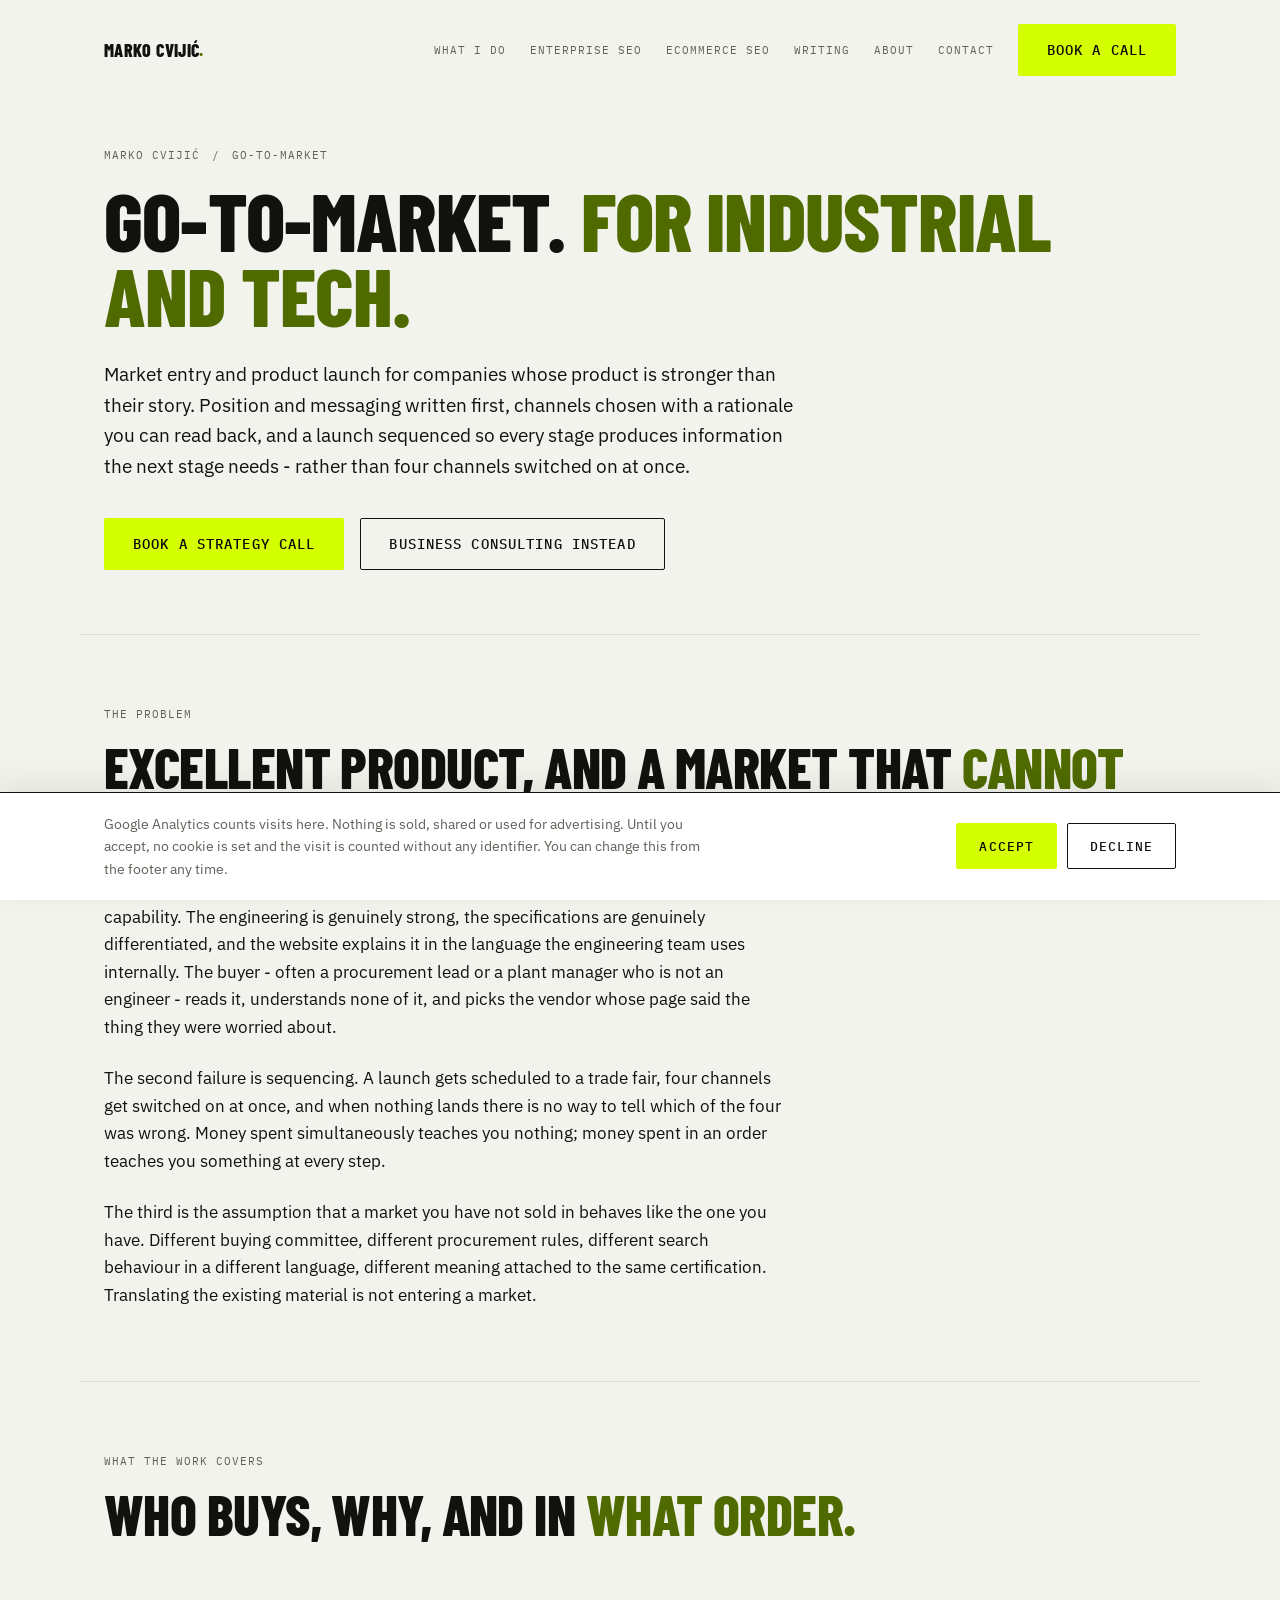
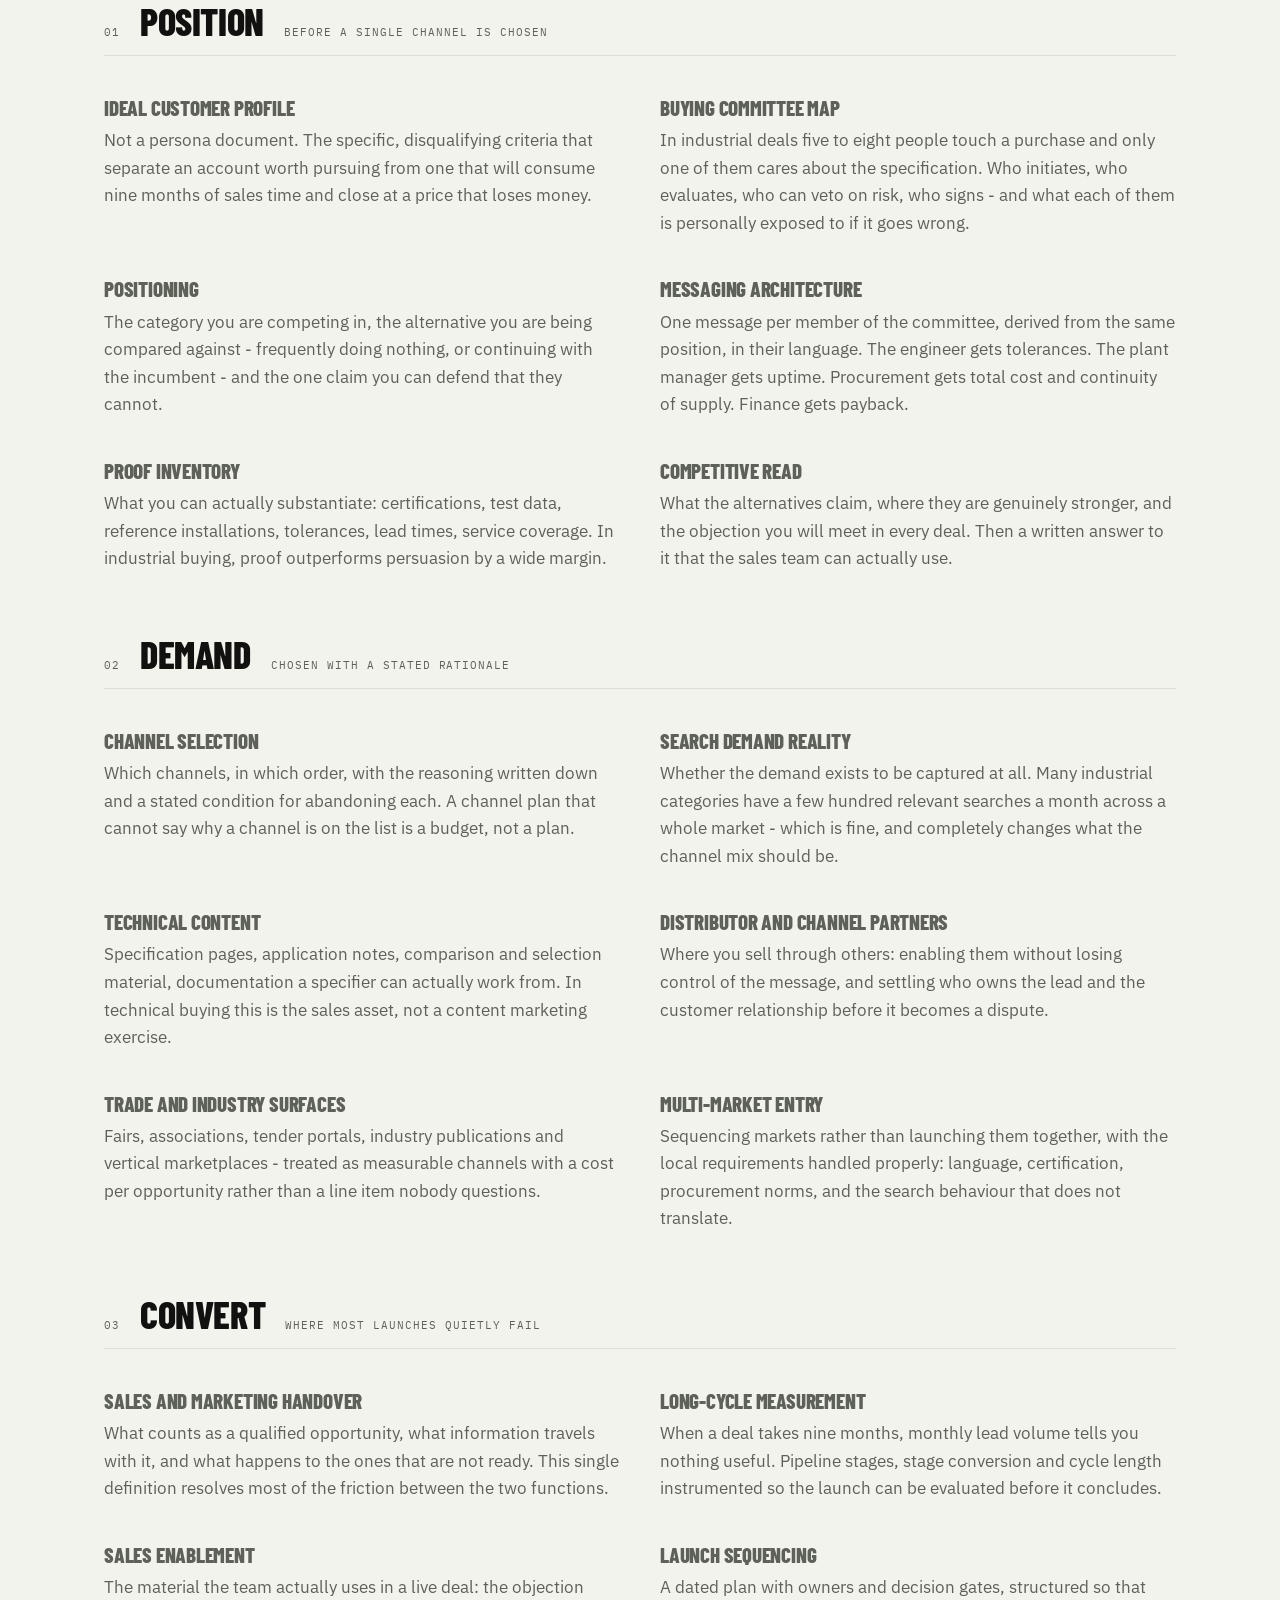
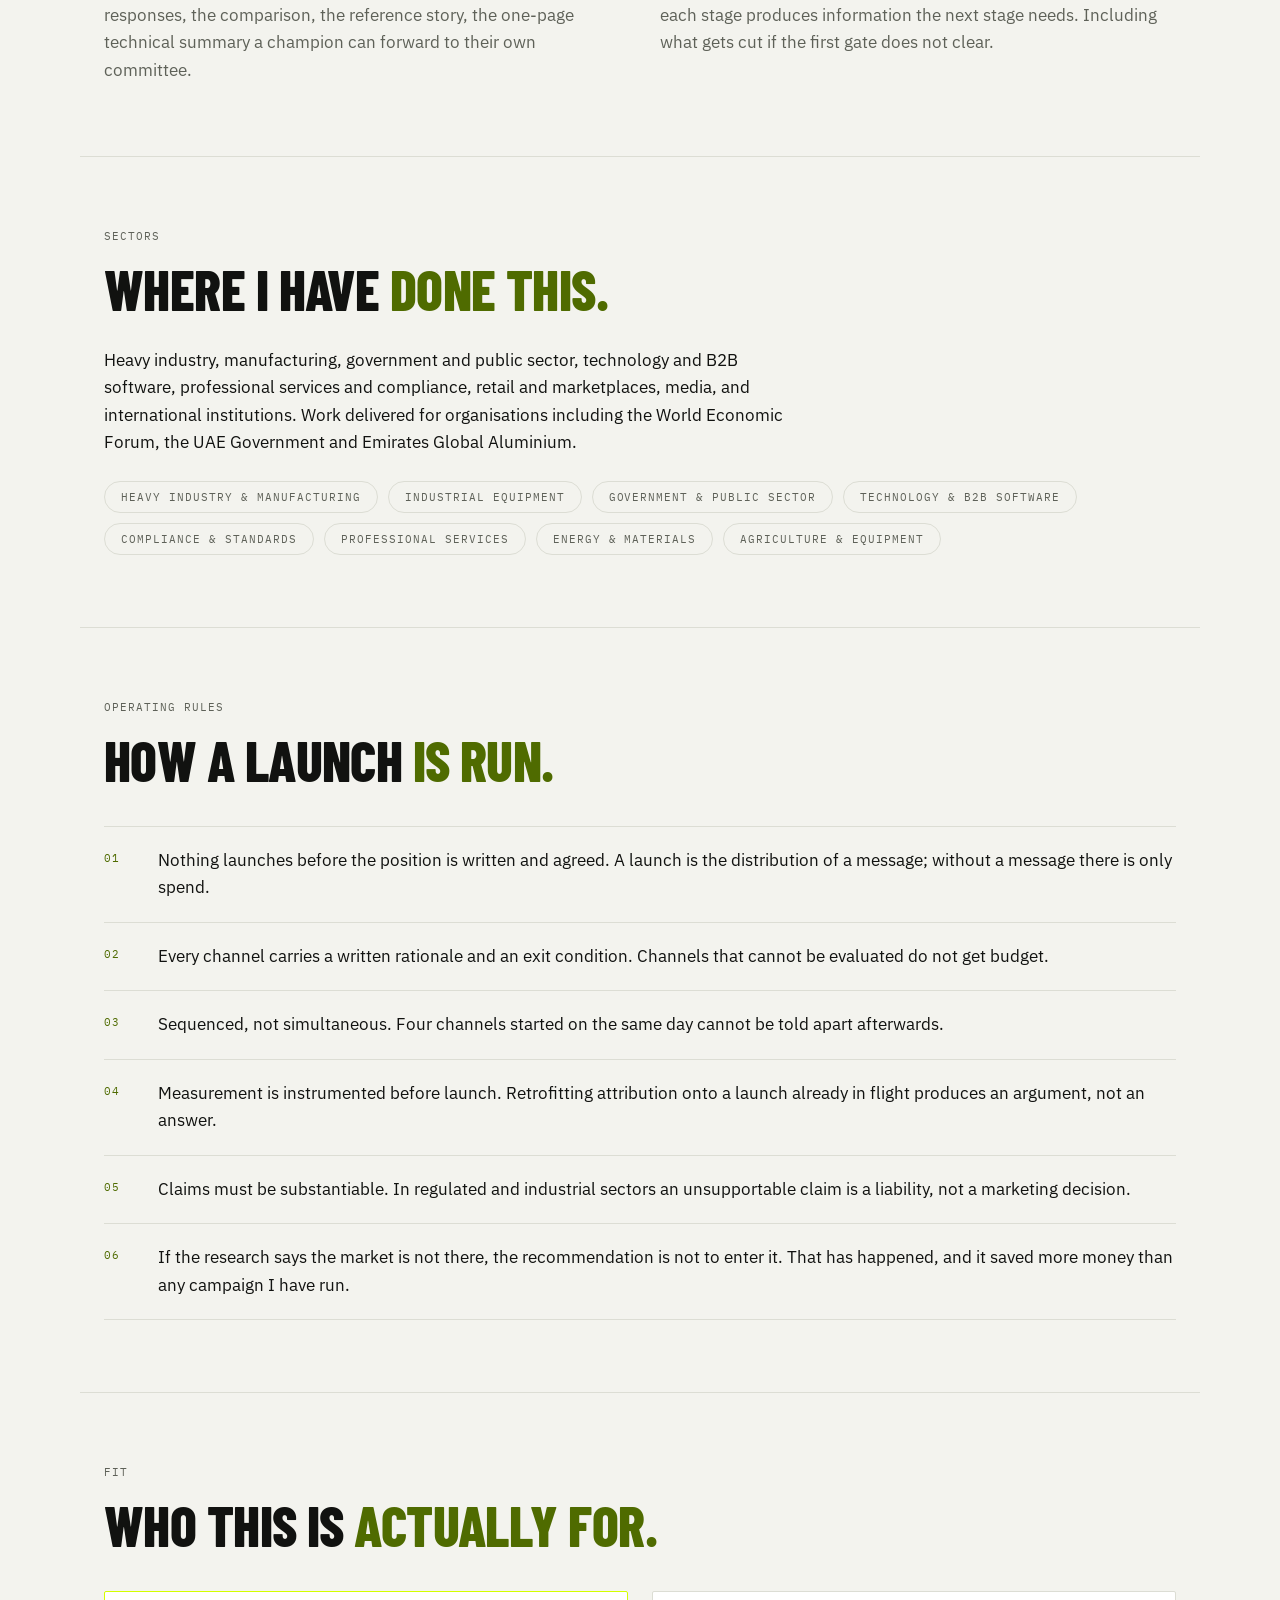
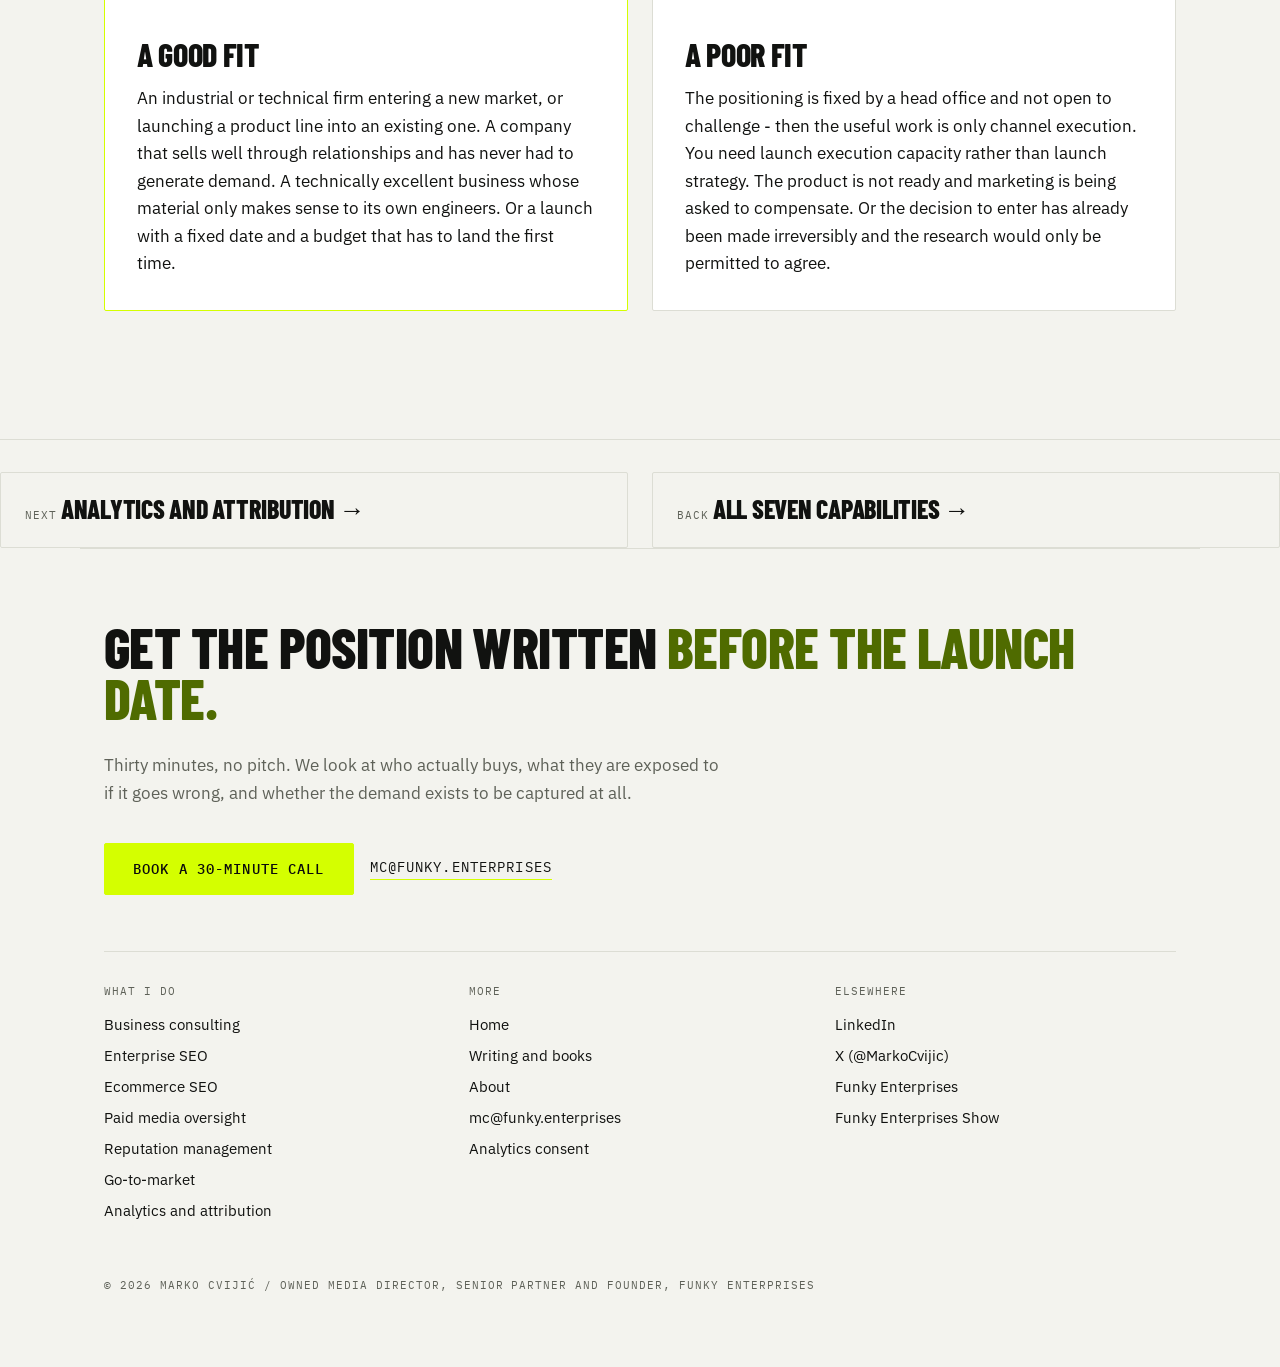
<file: go-to-market/index.html>
<!DOCTYPE html>
<html lang="en">
<head>
<meta charset="utf-8">
<meta name="viewport" content="width=device-width, initial-scale=1">
<meta name="color-scheme" content="light">
<title>Go-to-Market Strategy for Industrial and Tech Firms - Marko Cvijić</title>
<meta name="author" content="Marko Cvijić">
<meta name="description" content="Go-to-market strategy for industrial, manufacturing and technology companies: ICP and disqualification criteria, buying committee mapping, positioning, messaging architecture, channel selection with stated rationale, and launch sequencing.">
<link rel="canonical" href="https://markocvijic.co/go-to-market/">

<meta property="og:type" content="website">
<meta property="og:site_name" content="Marko Cvijić">
<meta property="og:url" content="https://markocvijic.co/go-to-market/">
<meta property="og:title" content="Go-to-Market Strategy for Industrial and Tech Firms - Marko Cvijić">
<meta property="og:description" content="Go-to-market for industrial and technical firms. ICP, buying committee, positioning, messaging architecture, channel selection with a written rationale, and a launch sequenced rather than switched on all at once.">
<meta property="og:image" content="https://markocvijic.co/assets/marko-cvijic.jpg">
<meta name="twitter:card" content="summary_large_image">
<meta name="twitter:site" content="@MarkoCvijic">
<meta name="twitter:creator" content="@MarkoCvijic">
<meta name="twitter:title" content="Go-to-Market Strategy for Industrial and Tech Firms - Marko Cvijić">
<meta name="twitter:description" content="Go-to-market for industrial and technical firms. ICP, buying committee, positioning, messaging architecture, channel selection with a written rationale, and a launch sequenced rather than switched on all at once.">
<meta name="twitter:image" content="https://markocvijic.co/assets/marko-cvijic.jpg">

<script>
/* GA4 with Consent Mode v2, advanced mode.

   Advanced, not basic: the tag loads for everyone, but every signal defaults to
   "denied", so until the visitor accepts, GA4 sends cookieless pings - no
   identifiers, no analytics cookie. That keeps modelled traffic numbers for
   people who decline and sets nothing on their machine.

   The two ad_* signals and ad_storage are never granted, by design. This site
   runs no advertising, so there is nothing to ask permission for. If a Google
   Ads tag is ever added here, the banner has to grow a second choice - do not
   just flip these to "granted".

   The library load is gated on the live hostname so local preview and automated
   checks never reach the property. The consent state itself is read on every
   hostname, so the banner is testable locally with the tag switched off. */
(function () {
  var KEY = "mc-consent", TTL = 31536000000, choice = null;
  try {
    var raw = localStorage.getItem(KEY), saved = raw && JSON.parse(raw);
    if (saved && saved.v === 1 && typeof saved.ts === "number" &&
        Date.now() - saved.ts < TTL) choice = saved.analytics;
  } catch (e) { /* storage blocked - treat as no choice yet */ }
  window.mcConsent = { key: KEY, ttl: TTL, choice: choice };

  if (!/(^|\.)markocvijic\.co$/.test(location.hostname)) return;
  window.dataLayer = window.dataLayer || [];
  window.gtag = function () { window.dataLayer.push(arguments); };

  /* Defaults go in before gtag.js is appended, which is the whole point of
     doing this here rather than in the banner script at the end of <body>.
     A returning visitor's stored yes is applied as the default, so there is no
     denied-then-update round trip and no flicker. */
  gtag("consent", "default", {
    ad_storage: "denied",
    ad_user_data: "denied",
    ad_personalization: "denied",
    analytics_storage: choice === "granted" ? "granted" : "denied",
    wait_for_update: 500
  });
  gtag("set", "ads_data_redaction", true);
  gtag("js", new Date());
  gtag("config", "G-7G684NYNZ5");

  var s = document.createElement("script");
  s.async = true;
  s.src = "https://www.googletagmanager.com/gtag/js?id=G-7G684NYNZ5";
  document.head.appendChild(s);
})();
</script>

<link rel="icon" type="image/svg+xml" href="/favicon.svg">
<link rel="preconnect" href="https://fonts.googleapis.com">
<link rel="preconnect" href="https://fonts.gstatic.com" crossorigin>
<link rel="stylesheet" href="https://fonts.googleapis.com/css2?family=Barlow+Condensed:wght@700;800&family=IBM+Plex+Mono:wght@400;500&family=IBM+Plex+Sans:wght@400;500;600&display=swap">
<link rel="stylesheet" href="/styles.css">

<script type="application/ld+json">
{
  "@context": "https://schema.org",
  "@graph": [
    {
      "@type": "Person",
      "@id": "https://markocvijic.co/#person",
      "name": "Marko Cvijić",
      "givenName": "Marko",
      "familyName": "Cvijić",
      "url": "https://markocvijic.co/",
      "mainEntityOfPage": {
        "@id": "https://markocvijic.co/about/#webpage"
      },
      "image": {
        "@id": "https://markocvijic.co/#portrait"
      },
      "jobTitle": "Business Consultant, Commercial System Partner, Owned Media Director",
      "description": "Business consultant and commercial system partner. Enterprise SEO, ecommerce SEO, paid media oversight for large ad spends, reputation management for high-profile business figures, and go-to-market for industrial and tech firms.",
      "worksFor": {
        "@id": "https://funky.enterprises/#organization"
      },
      "address": {
        "@type": "PostalAddress",
        "addressLocality": "Belgrade",
        "addressCountry": "RS"
      },
      "email": "mailto:mc@funky.enterprises",
      "knowsLanguage": [
        "en",
        "sr"
      ],
      "knowsAbout": [
        "Business consulting",
        "Commercial system design",
        "Enterprise SEO",
        "Ecommerce SEO",
        "Paid media oversight and budget governance",
        "Reputation management",
        "Go-to-market strategy",
        "Analytics and revenue attribution",
        "AI-native marketing operations"
      ],
      "sameAs": [
        "https://www.linkedin.com/in/markocvijic/",
        "https://x.com/MarkoCvijic",
        "https://funky.enterprises/team/marko-cvijic"
      ]
    },
    {
      "@type": "Organization",
      "@id": "https://funky.enterprises/#organization",
      "name": "Funky Enterprises",
      "url": "https://funky.enterprises",
      "description": "Commercial system partner rather than an agency. Five senior partners plus six senior specialists engaged as internal vendors, and no juniors.",
      "founder": {
        "@id": "https://markocvijic.co/#person"
      },
      "member": {
        "@id": "https://markocvijic.co/#person"
      },
      "areaServed": [
        {
          "@type": "Place",
          "name": "Europe"
        },
        {
          "@type": "Place",
          "name": "Middle East"
        },
        {
          "@type": "Place",
          "name": "North America"
        },
        {
          "@type": "Place",
          "name": "Australia"
        }
      ]
    },
    {
      "@type": "ImageObject",
      "@id": "https://markocvijic.co/#portrait",
      "url": "https://markocvijic.co/assets/marko-cvijic.jpg",
      "contentUrl": "https://markocvijic.co/assets/marko-cvijic.jpg",
      "width": 800,
      "height": 800,
      "caption": "Marko Cvijić"
    },
    {
      "@type": "WebSite",
      "@id": "https://markocvijic.co/#website",
      "url": "https://markocvijic.co/",
      "name": "Marko Cvijić",
      "description": "Business consultant and commercial system partner. Enterprise SEO, ecommerce SEO, paid media oversight for large ad spends, reputation management for high-profile business figures, and go-to-market for industrial and tech firms.",
      "inLanguage": "en",
      "publisher": {
        "@id": "https://markocvijic.co/#person"
      },
      "copyrightHolder": {
        "@id": "https://markocvijic.co/#person"
      }
    },
    {
      "@type": "WebPage",
      "@id": "https://markocvijic.co/go-to-market/#webpage",
      "url": "https://markocvijic.co/go-to-market/",
      "name": "Go-to-Market Strategy for Industrial and Tech Firms - Marko Cvijić",
      "description": "Go-to-market strategy for industrial, manufacturing and technology companies: ICP and disqualification criteria, buying committee mapping, positioning, messaging architecture, channel selection with stated rationale, and launch sequencing.",
      "isPartOf": {
        "@id": "https://markocvijic.co/#website"
      },
      "inLanguage": "en",
      "about": {
        "@id": "https://markocvijic.co/#person"
      },
      "breadcrumb": {
        "@id": "https://markocvijic.co/go-to-market/#breadcrumb"
      }
    },
    {
      "@type": "BreadcrumbList",
      "@id": "https://markocvijic.co/go-to-market/#breadcrumb",
      "itemListElement": [
        {
          "@type": "ListItem",
          "position": 1,
          "name": "Marko Cvijić",
          "item": "https://markocvijic.co/"
        },
        {
          "@type": "ListItem",
          "position": 2,
          "name": "Go-to-market",
          "item": "https://markocvijic.co/go-to-market/"
        }
      ]
    },
    {
      "@type": "Service",
      "@id": "https://markocvijic.co/go-to-market/#service",
      "name": "Go-to-market strategy",
      "serviceType": "Go-to-market and market entry consulting",
      "url": "https://markocvijic.co/go-to-market/",
      "description": "Go-to-market strategy for industrial, manufacturing and technology companies: ICP and disqualification criteria, buying committee mapping, positioning, messaging architecture, channel selection with stated rationale, and launch sequencing.",
      "provider": {
        "@id": "https://markocvijic.co/#person"
      },
      "areaServed": [
        {
          "@type": "Place",
          "name": "Europe"
        },
        {
          "@type": "Place",
          "name": "Middle East"
        },
        {
          "@type": "Place",
          "name": "North America"
        },
        {
          "@type": "Place",
          "name": "Australia"
        }
      ],
      "audience": {
        "@type": "BusinessAudience",
        "name": "Enterprise, ecommerce, industrial and government organisations"
      },
      "mainEntityOfPage": {
        "@id": "https://markocvijic.co/go-to-market/#webpage"
      }
    }
  ]
}
</script>
</head>
<body>

<header class="wrap site-header">
  <a class="brand" href="/">Marko Cvijić<span class="lime">.</span></a>
  <div class="header-right">
    <nav class="nav mono" aria-label="Primary">
      <a href="/#services">What I do</a>
      <a href="/enterprise-seo/">Enterprise SEO</a>
      <a href="/ecommerce-seo/">Ecommerce SEO</a>
      <a href="/writing/">Writing</a>
      <a href="/about/">About</a>
      <a href="/#contact">Contact</a>
    </nav>
    <a class="btn btn-primary header-cta" href="https://calendly.com/funkyenterprises/30-minute-needs-assessment" target="_blank" rel="noopener noreferrer">Book a call</a>
  </div>
</header>

<main id="top">

  <!-- SUBHERO -->
  <section class="wrap subhero">
    <p class="mono crumb"><a href="/">Marko Cvijić</a> <span>/</span> <span>Go-to-market</span></p>
    <h1 class="h subhero-title">Go-to-market. <span class="lime">For industrial and tech.</span></h1>
    <p class="body subhero-lede">Market entry and product launch for companies whose product is stronger than their story. Position and messaging written first, channels chosen with a rationale you can read back, and a launch sequenced so every stage produces information the next stage needs - rather than four channels switched on at once.</p>
    <div class="actions">
      <a class="btn btn-primary" href="https://calendly.com/funkyenterprises/30-minute-needs-assessment" target="_blank" rel="noopener noreferrer">Book a strategy call</a>
      <a class="btn btn-outline" href="/business-consulting/">Business consulting instead</a>
    </div>
  </section>
  <!-- THE PROBLEM -->
  <section class="wrap section">
    <p class="mono eyebrow">The problem</p>
    <h2 class="h section-title">Excellent product, and a market that <span class="lime">cannot tell.</span></h2>
    <div class="body prose">
      <p>Industrial and technical companies lose go-to-market on communication rather than capability. The engineering is genuinely strong, the specifications are genuinely differentiated, and the website explains it in the language the engineering team uses internally. The buyer - often a procurement lead or a plant manager who is not an engineer - reads it, understands none of it, and picks the vendor whose page said the thing they were worried about.</p>
      <p>The second failure is sequencing. A launch gets scheduled to a trade fair, four channels get switched on at once, and when nothing lands there is no way to tell which of the four was wrong. Money spent simultaneously teaches you nothing; money spent in an order teaches you something at every step.</p>
      <p>The third is the assumption that a market you have not sold in behaves like the one you have. Different buying committee, different procurement rules, different search behaviour in a different language, different meaning attached to the same certification. Translating the existing material is not entering a market.</p>
    </div>
  </section>

  <!-- CAPABILITIES -->
  <section class="wrap section">
    <p class="mono eyebrow">What the work covers</p>
    <h2 class="h section-title">Who buys, why, and in <span class="lime">what order.</span></h2>

    <div class="group">
      <div class="group-head">
        <p class="mono muted">01</p>
        <h3 class="h group-title">Position</h3>
        <p class="mono group-note">Before a single channel is chosen</p>
      </div>
      <div class="specs">
        <div class="spec">
          <p class="h spec-key">Ideal customer profile</p>
          <p class="body">Not a persona document. The specific, disqualifying criteria that separate an account worth pursuing from one that will consume nine months of sales time and close at a price that loses money.</p>
        </div>
        <div class="spec">
          <p class="h spec-key">Buying committee map</p>
          <p class="body">In industrial deals five to eight people touch a purchase and only one of them cares about the specification. Who initiates, who evaluates, who can veto on risk, who signs - and what each of them is personally exposed to if it goes wrong.</p>
        </div>
        <div class="spec">
          <p class="h spec-key">Positioning</p>
          <p class="body">The category you are competing in, the alternative you are being compared against - frequently doing nothing, or continuing with the incumbent - and the one claim you can defend that they cannot.</p>
        </div>
        <div class="spec">
          <p class="h spec-key">Messaging architecture</p>
          <p class="body">One message per member of the committee, derived from the same position, in their language. The engineer gets tolerances. The plant manager gets uptime. Procurement gets total cost and continuity of supply. Finance gets payback.</p>
        </div>
        <div class="spec">
          <p class="h spec-key">Proof inventory</p>
          <p class="body">What you can actually substantiate: certifications, test data, reference installations, tolerances, lead times, service coverage. In industrial buying, proof outperforms persuasion by a wide margin.</p>
        </div>
        <div class="spec">
          <p class="h spec-key">Competitive read</p>
          <p class="body">What the alternatives claim, where they are genuinely stronger, and the objection you will meet in every deal. Then a written answer to it that the sales team can actually use.</p>
        </div>
      </div>
    </div>

    <div class="group">
      <div class="group-head">
        <p class="mono muted">02</p>
        <h3 class="h group-title">Demand</h3>
        <p class="mono group-note">Chosen with a stated rationale</p>
      </div>
      <div class="specs">
        <div class="spec">
          <p class="h spec-key">Channel selection</p>
          <p class="body">Which channels, in which order, with the reasoning written down and a stated condition for abandoning each. A channel plan that cannot say why a channel is on the list is a budget, not a plan.</p>
        </div>
        <div class="spec">
          <p class="h spec-key">Search demand reality</p>
          <p class="body">Whether the demand exists to be captured at all. Many industrial categories have a few hundred relevant searches a month across a whole market - which is fine, and completely changes what the channel mix should be.</p>
        </div>
        <div class="spec">
          <p class="h spec-key">Technical content</p>
          <p class="body">Specification pages, application notes, comparison and selection material, documentation a specifier can actually work from. In technical buying this is the sales asset, not a content marketing exercise.</p>
        </div>
        <div class="spec">
          <p class="h spec-key">Distributor and channel partners</p>
          <p class="body">Where you sell through others: enabling them without losing control of the message, and settling who owns the lead and the customer relationship before it becomes a dispute.</p>
        </div>
        <div class="spec">
          <p class="h spec-key">Trade and industry surfaces</p>
          <p class="body">Fairs, associations, tender portals, industry publications and vertical marketplaces - treated as measurable channels with a cost per opportunity rather than a line item nobody questions.</p>
        </div>
        <div class="spec">
          <p class="h spec-key">Multi-market entry</p>
          <p class="body">Sequencing markets rather than launching them together, with the local requirements handled properly: language, certification, procurement norms, and the search behaviour that does not translate.</p>
        </div>
      </div>
    </div>

    <div class="group">
      <div class="group-head">
        <p class="mono muted">03</p>
        <h3 class="h group-title">Convert</h3>
        <p class="mono group-note">Where most launches quietly fail</p>
      </div>
      <div class="specs">
        <div class="spec">
          <p class="h spec-key">Sales and marketing handover</p>
          <p class="body">What counts as a qualified opportunity, what information travels with it, and what happens to the ones that are not ready. This single definition resolves most of the friction between the two functions.</p>
        </div>
        <div class="spec">
          <p class="h spec-key">Long-cycle measurement</p>
          <p class="body">When a deal takes nine months, monthly lead volume tells you nothing useful. Pipeline stages, stage conversion and cycle length instrumented so the launch can be evaluated before it concludes.</p>
        </div>
        <div class="spec">
          <p class="h spec-key">Sales enablement</p>
          <p class="body">The material the team actually uses in a live deal: the objection responses, the comparison, the reference story, the one-page technical summary a champion can forward to their own committee.</p>
        </div>
        <div class="spec">
          <p class="h spec-key">Launch sequencing</p>
          <p class="body">A dated plan with owners and decision gates, structured so that each stage produces information the next stage needs. Including what gets cut if the first gate does not clear.</p>
        </div>
      </div>
    </div>
  </section>

  <!-- SECTORS -->
  <section class="wrap section">
    <p class="mono eyebrow">Sectors</p>
    <h2 class="h section-title">Where I have <span class="lime">done this.</span></h2>
    <div class="body prose">
      <p>Heavy industry, manufacturing, government and public sector, technology and B2B software, professional services and compliance, retail and marketplaces, media, and international institutions. Work delivered for organisations including the World Economic Forum, the UAE Government and Emirates Global Aluminium.</p>
    </div>
    <ul class="pills mono">
      <li class="pill">Heavy industry &amp; manufacturing</li>
      <li class="pill">Industrial equipment</li>
      <li class="pill">Government &amp; public sector</li>
      <li class="pill">Technology &amp; B2B software</li>
      <li class="pill">Compliance &amp; standards</li>
      <li class="pill">Professional services</li>
      <li class="pill">Energy &amp; materials</li>
      <li class="pill">Agriculture &amp; equipment</li>
    </ul>
  </section>

  <!-- OPERATING RULES -->
  <section class="wrap section">
    <p class="mono eyebrow">Operating rules</p>
    <h2 class="h section-title">How a launch <span class="lime">is run.</span></h2>
    <div class="rules">
      <div class="rule">
        <p class="mono rule-num">01</p>
        <p class="body">Nothing launches before the position is written and agreed. A launch is the distribution of a message; without a message there is only spend.</p>
      </div>
      <div class="rule">
        <p class="mono rule-num">02</p>
        <p class="body">Every channel carries a written rationale and an exit condition. Channels that cannot be evaluated do not get budget.</p>
      </div>
      <div class="rule">
        <p class="mono rule-num">03</p>
        <p class="body">Sequenced, not simultaneous. Four channels started on the same day cannot be told apart afterwards.</p>
      </div>
      <div class="rule">
        <p class="mono rule-num">04</p>
        <p class="body">Measurement is instrumented before launch. Retrofitting attribution onto a launch already in flight produces an argument, not an answer.</p>
      </div>
      <div class="rule">
        <p class="mono rule-num">05</p>
        <p class="body">Claims must be substantiable. In regulated and industrial sectors an unsupportable claim is a liability, not a marketing decision.</p>
      </div>
      <div class="rule">
        <p class="mono rule-num">06</p>
        <p class="body">If the research says the market is not there, the recommendation is not to enter it. That has happened, and it saved more money than any campaign I have run.</p>
      </div>
    </div>
  </section>

  <!-- WHO IT IS FOR -->
  <section class="wrap section">
    <p class="mono eyebrow">Fit</p>
    <h2 class="h section-title">Who this is <span class="lime">actually for.</span></h2>
    <div class="cards cards-2">
      <article class="card card-accent">
        <h3 class="h card-title">A good fit</h3>
        <p class="body card-body">An industrial or technical firm entering a new market, or launching a product line into an existing one. A company that sells well through relationships and has never had to generate demand. A technically excellent business whose material only makes sense to its own engineers. Or a launch with a fixed date and a budget that has to land the first time.</p>
      </article>
      <article class="card">
        <h3 class="h card-title">A poor fit</h3>
        <p class="body card-body">The positioning is fixed by a head office and not open to challenge - then the useful work is only channel execution. You need launch execution capacity rather than launch strategy. The product is not ready and marketing is being asked to compensate. Or the decision to enter has already been made irreversibly and the research would only be permitted to agree.</p>
      </article>
    </div>
  </section>

    <div class="page-nav">
      <a href="/analytics-attribution/">
        <span class="mono muted">Next</span>
        <span class="h page-nav-title">Analytics and attribution →</span>
      </a>
      <a href="/#services">
        <span class="mono muted">Back</span>
        <span class="h page-nav-title">All seven capabilities →</span>
      </a>
    </div>

</main>

<footer id="contact" class="wrap site-footer">
  <h2 class="h footer-title">Get the position written <span class="lime">before the launch date.</span></h2>
  <p class="body muted lede">Thirty minutes, no pitch. We look at who actually buys, what they are exposed to if it goes wrong, and whether the demand exists to be captured at all.</p>
  <div class="actions">
    <a class="btn btn-primary" href="https://calendly.com/funkyenterprises/30-minute-needs-assessment" target="_blank" rel="noopener noreferrer">Book a 30-minute call</a>
    <a class="footer-mail" href="mailto:mc@funky.enterprises">mc@funky.enterprises</a>
  </div>

  <div class="footer-cols">
    <div class="footer-col">
      <p class="mono footer-col-title">What I do</p>
      <ul>
        <li><a href="/business-consulting/">Business consulting</a></li>
        <li><a href="/enterprise-seo/">Enterprise SEO</a></li>
        <li><a href="/ecommerce-seo/">Ecommerce SEO</a></li>
        <li><a href="/paid-media-oversight/">Paid media oversight</a></li>
        <li><a href="/reputation-management/">Reputation management</a></li>
        <li><a href="/go-to-market/">Go-to-market</a></li>
        <li><a href="/analytics-attribution/">Analytics and attribution</a></li>
      </ul>
    </div>
    <div class="footer-col">
      <p class="mono footer-col-title">More</p>
      <ul>
        <li><a href="/">Home</a></li>
        <li><a href="/writing/">Writing and books</a></li>
        <li><a href="/about/">About</a></li>
        <li><a href="mailto:mc@funky.enterprises">mc@funky.enterprises</a></li>
        <li><button type="button" class="consent-reopen">Analytics consent</button></li>
      </ul>
    </div>
    <div class="footer-col">
      <p class="mono footer-col-title">Elsewhere</p>
      <ul>
        <li><a href="https://www.linkedin.com/in/markocvijic/" target="_blank" rel="noopener noreferrer">LinkedIn</a></li>
        <li><a href="https://x.com/MarkoCvijic" target="_blank" rel="noopener noreferrer">X (@MarkoCvijic)</a></li>
        <li><a href="https://funky.enterprises/" target="_blank" rel="noopener noreferrer">Funky Enterprises</a></li>
        <li><a href="https://www.youtube.com/channel/UC0qSXbNRgglmzqdhXdpuM3g" target="_blank" rel="noopener noreferrer">Funky Enterprises Show</a></li>
      </ul>
    </div>
  </div>

  <p class="mono copyright">© 2026 Marko Cvijić / Owned Media Director, Senior Partner and Founder, Funky Enterprises</p>
</footer>

<script>
(function () {
  var c = window.mcConsent;
  if (!c) return;
  var el = null;

  function decide(value) {
    c.choice = value;
    try {
      localStorage.setItem(c.key, JSON.stringify(
        { v: 1, analytics: value, ts: Date.now() }));
    } catch (e) { /* storage blocked - the choice holds for this page only */ }
    if (window.gtag) gtag("consent", "update", { analytics_storage: value });
    if (el) { el.remove(); el = null; }
  }

  /* Built from one HTML string rather than a pile of createElement calls, so
     every class name appears as a real class attribute and the stylesheet
     coverage check can see it. */
  function open(focus) {
    if (el) return;
    var host = document.createElement("div");
    host.innerHTML =
      '<div class="consent" role="dialog" aria-label="Analytics consent" ' +
        'tabindex="-1">' +
        '<div class="consent-inner">' +
          '<p class="consent-text">Google Analytics counts visits here. ' +
          'Nothing is sold, shared or used for advertising. Until you accept, ' +
          'no cookie is set and the visit is counted without any identifier. ' +
          'You can change this from the footer any time.</p>' +
          '<div class="consent-actions">' +
            '<button type="button" class="consent-btn consent-accept" ' +
              'data-consent="granted">Accept</button>' +
            '<button type="button" class="consent-btn" ' +
              'data-consent="denied">Decline</button>' +
          '</div>' +
        '</div>' +
      '</div>';
    el = host.firstChild;
    el.addEventListener("click", function (ev) {
      var b = ev.target.closest("[data-consent]");
      if (b) decide(b.getAttribute("data-consent"));
    });
    document.body.appendChild(el);
    if (focus) el.focus();
  }

  if (c.choice === null) open(false);

  var reopen = document.querySelectorAll(".consent-reopen");
  for (var i = 0; i < reopen.length; i++) {
    reopen[i].addEventListener("click", function () { open(true); });
  }
})();
</script>

</body>
</html>
</file>
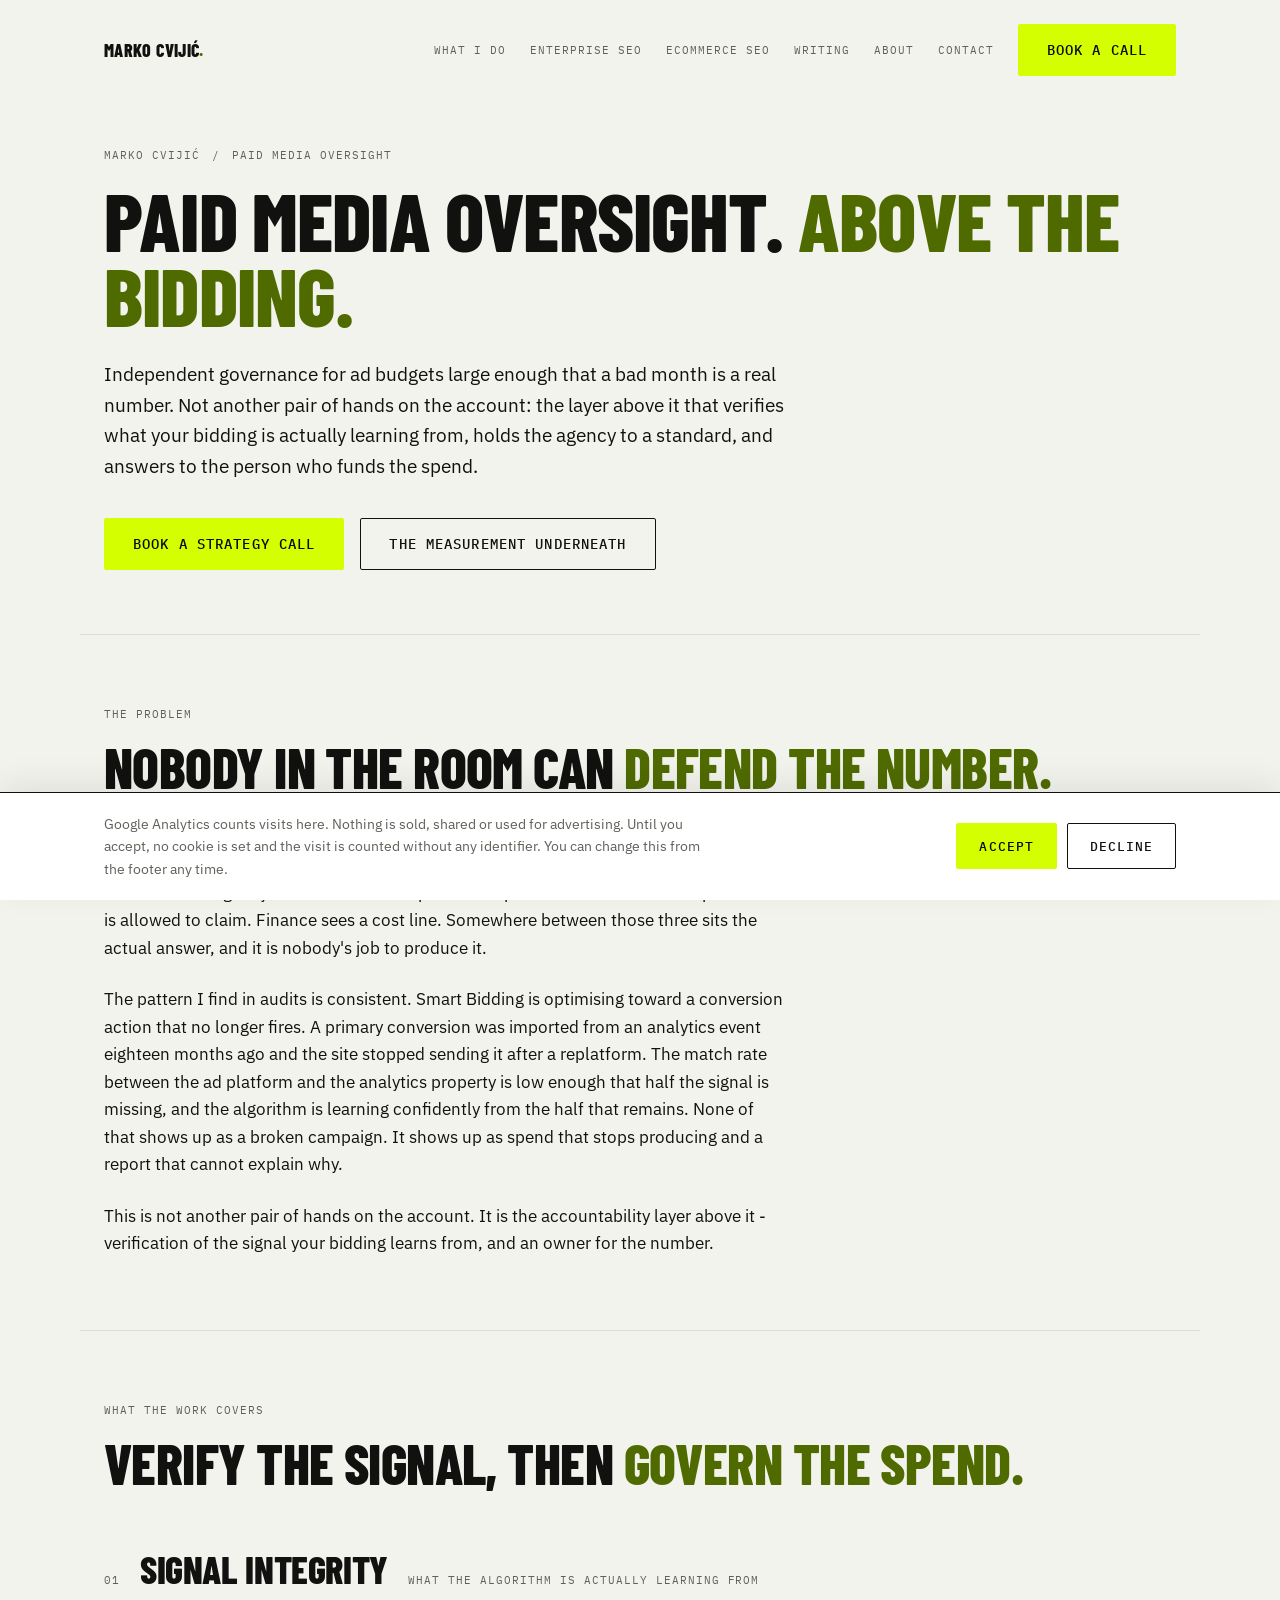
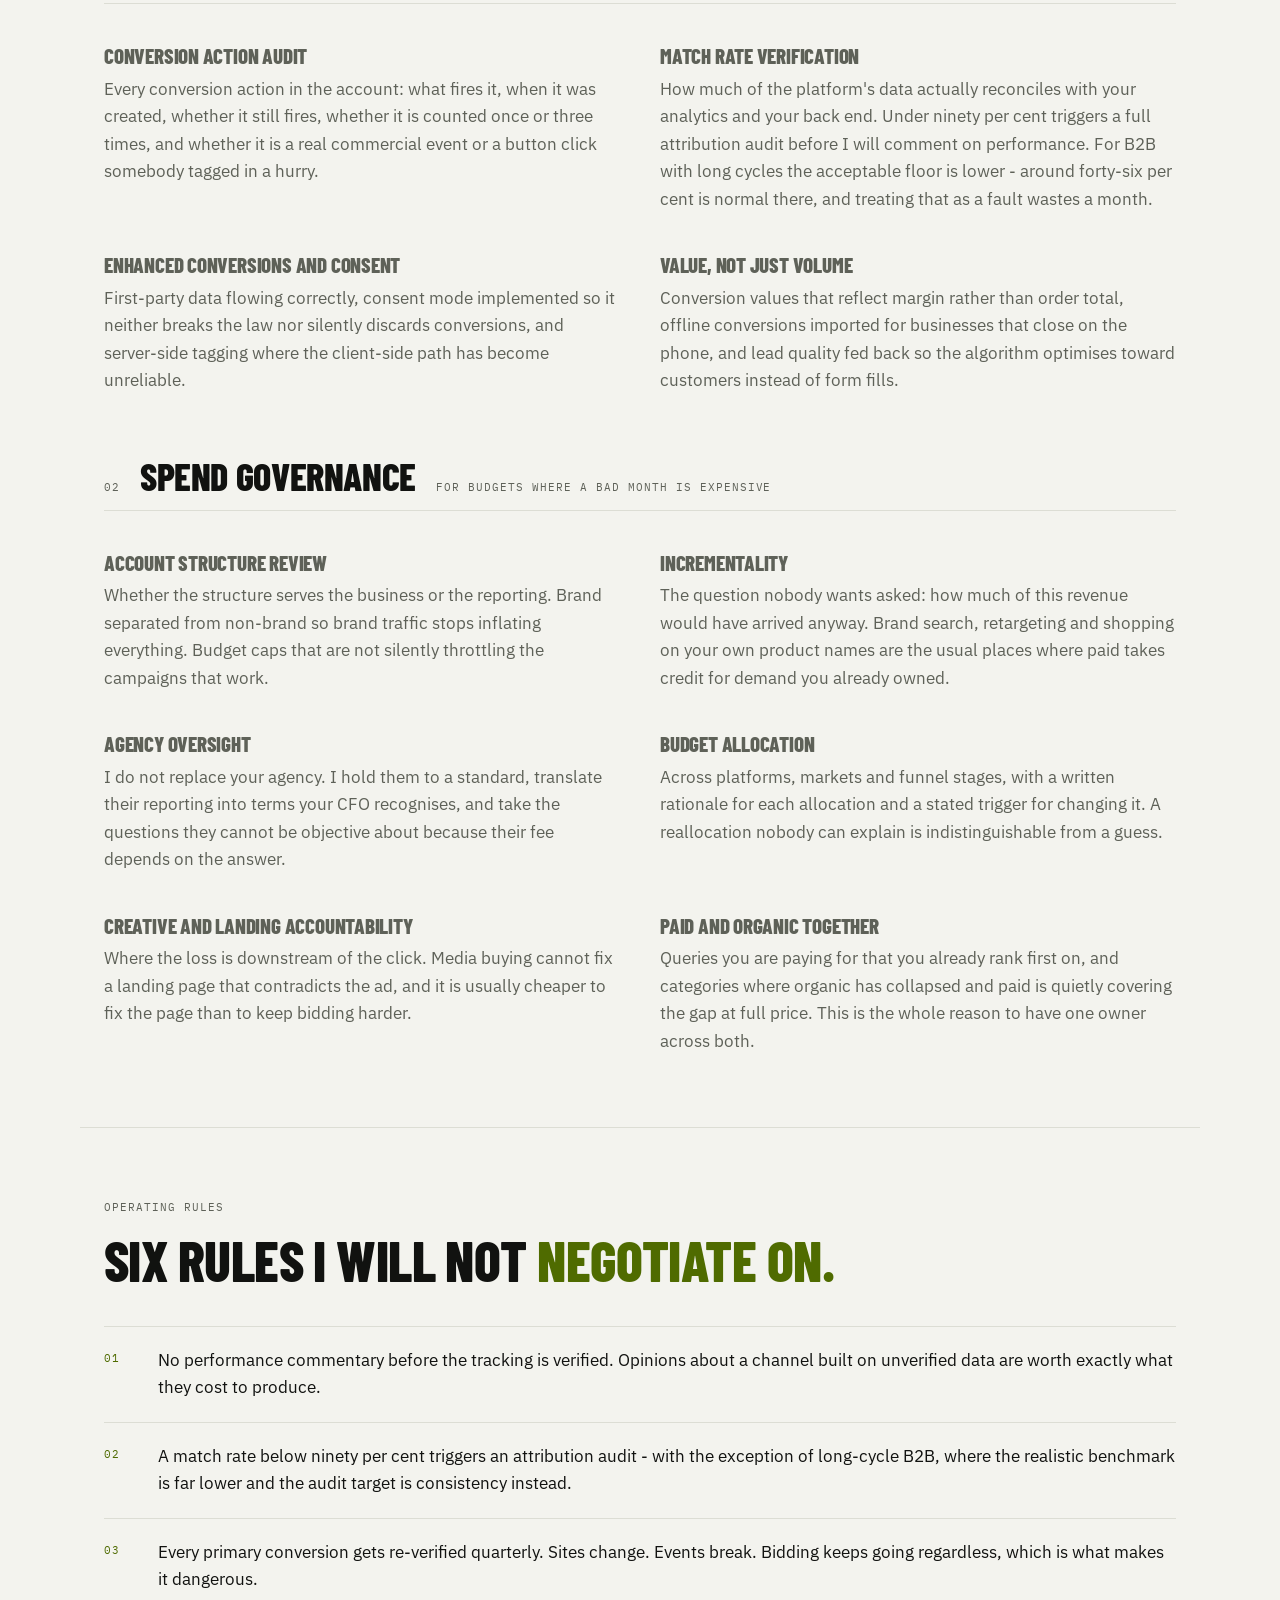
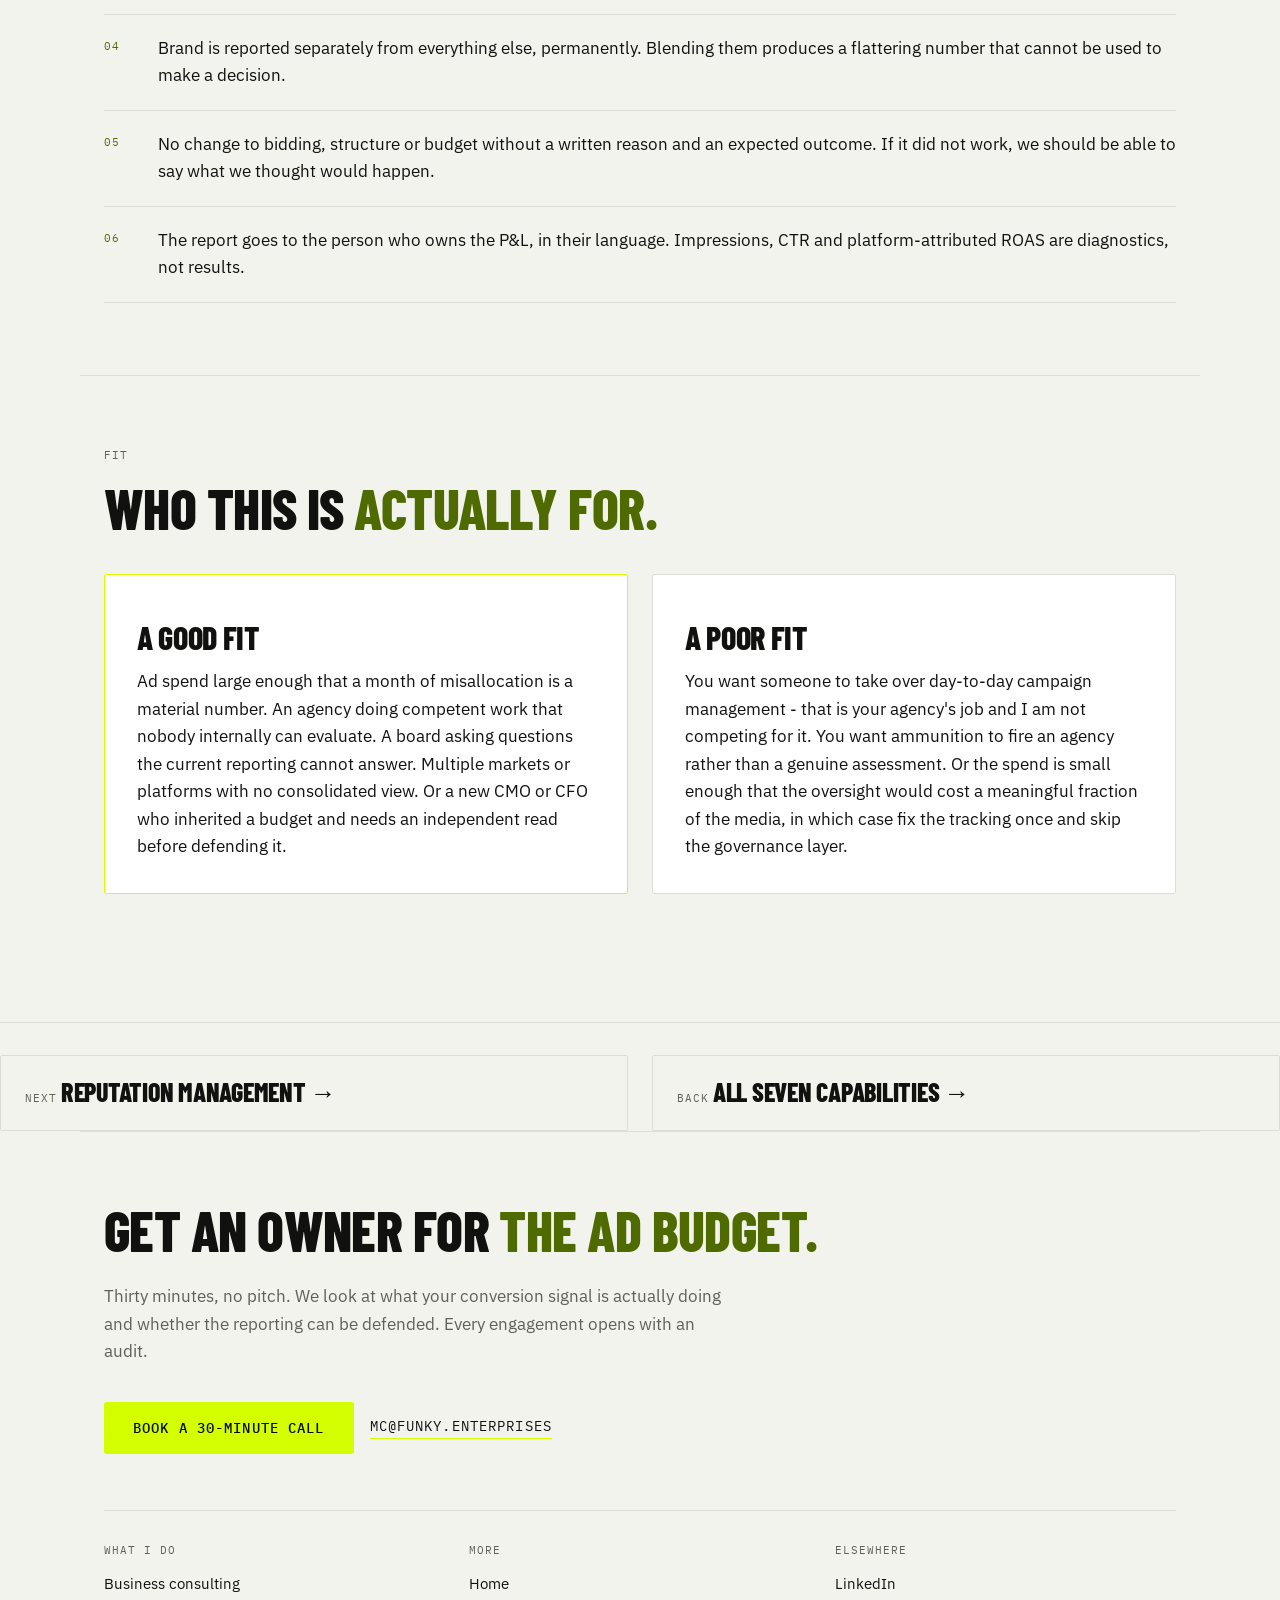
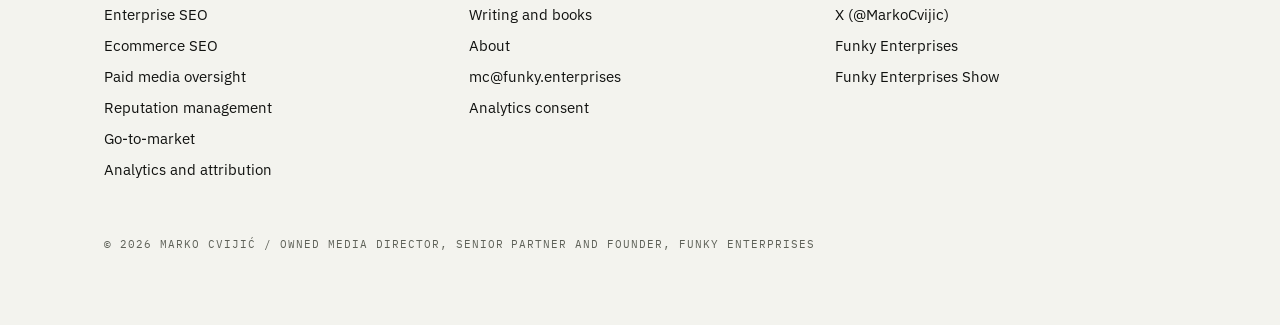
<file: paid-media-oversight/index.html>
<!DOCTYPE html>
<html lang="en">
<head>
<meta charset="utf-8">
<meta name="viewport" content="width=device-width, initial-scale=1">
<meta name="color-scheme" content="light">
<title>Paid Media Oversight for Large Ad Spends - Governance, Not Execution | Marko Cvijić</title>
<meta name="author" content="Marko Cvijić">
<meta name="description" content="Independent oversight and governance for large ad budgets. Conversion signal verification, match rate audits, incrementality, agency oversight and budget allocation with written rationale. Not campaign management.">
<link rel="canonical" href="https://markocvijic.co/paid-media-oversight/">

<meta property="og:type" content="website">
<meta property="og:site_name" content="Marko Cvijić">
<meta property="og:url" content="https://markocvijic.co/paid-media-oversight/">
<meta property="og:title" content="Paid Media Oversight for Large Ad Spends - Governance, Not Execution | Marko Cvijić">
<meta property="og:description" content="Independent governance for large ad spends. I verify the signal your bidding learns from, hold the agency to a standard, and give the person who owns the P&amp;L a number they can defend.">
<meta property="og:image" content="https://markocvijic.co/assets/marko-cvijic.jpg">
<meta name="twitter:card" content="summary_large_image">
<meta name="twitter:site" content="@MarkoCvijic">
<meta name="twitter:creator" content="@MarkoCvijic">
<meta name="twitter:title" content="Paid Media Oversight for Large Ad Spends - Governance, Not Execution | Marko Cvijić">
<meta name="twitter:description" content="Independent governance for large ad spends. I verify the signal your bidding learns from, hold the agency to a standard, and give the person who owns the P&amp;L a number they can defend.">
<meta name="twitter:image" content="https://markocvijic.co/assets/marko-cvijic.jpg">

<script>
/* GA4 with Consent Mode v2, advanced mode.

   Advanced, not basic: the tag loads for everyone, but every signal defaults to
   "denied", so until the visitor accepts, GA4 sends cookieless pings - no
   identifiers, no analytics cookie. That keeps modelled traffic numbers for
   people who decline and sets nothing on their machine.

   The two ad_* signals and ad_storage are never granted, by design. This site
   runs no advertising, so there is nothing to ask permission for. If a Google
   Ads tag is ever added here, the banner has to grow a second choice - do not
   just flip these to "granted".

   The library load is gated on the live hostname so local preview and automated
   checks never reach the property. The consent state itself is read on every
   hostname, so the banner is testable locally with the tag switched off. */
(function () {
  var KEY = "mc-consent", TTL = 31536000000, choice = null;
  try {
    var raw = localStorage.getItem(KEY), saved = raw && JSON.parse(raw);
    if (saved && saved.v === 1 && typeof saved.ts === "number" &&
        Date.now() - saved.ts < TTL) choice = saved.analytics;
  } catch (e) { /* storage blocked - treat as no choice yet */ }
  window.mcConsent = { key: KEY, ttl: TTL, choice: choice };

  if (!/(^|\.)markocvijic\.co$/.test(location.hostname)) return;
  window.dataLayer = window.dataLayer || [];
  window.gtag = function () { window.dataLayer.push(arguments); };

  /* Defaults go in before gtag.js is appended, which is the whole point of
     doing this here rather than in the banner script at the end of <body>.
     A returning visitor's stored yes is applied as the default, so there is no
     denied-then-update round trip and no flicker. */
  gtag("consent", "default", {
    ad_storage: "denied",
    ad_user_data: "denied",
    ad_personalization: "denied",
    analytics_storage: choice === "granted" ? "granted" : "denied",
    wait_for_update: 500
  });
  gtag("set", "ads_data_redaction", true);
  gtag("js", new Date());
  gtag("config", "G-7G684NYNZ5");

  var s = document.createElement("script");
  s.async = true;
  s.src = "https://www.googletagmanager.com/gtag/js?id=G-7G684NYNZ5";
  document.head.appendChild(s);
})();
</script>

<link rel="icon" type="image/svg+xml" href="/favicon.svg">
<link rel="preconnect" href="https://fonts.googleapis.com">
<link rel="preconnect" href="https://fonts.gstatic.com" crossorigin>
<link rel="stylesheet" href="https://fonts.googleapis.com/css2?family=Barlow+Condensed:wght@700;800&family=IBM+Plex+Mono:wght@400;500&family=IBM+Plex+Sans:wght@400;500;600&display=swap">
<link rel="stylesheet" href="/styles.css">

<script type="application/ld+json">
{
  "@context": "https://schema.org",
  "@graph": [
    {
      "@type": "Person",
      "@id": "https://markocvijic.co/#person",
      "name": "Marko Cvijić",
      "givenName": "Marko",
      "familyName": "Cvijić",
      "url": "https://markocvijic.co/",
      "mainEntityOfPage": {
        "@id": "https://markocvijic.co/about/#webpage"
      },
      "image": {
        "@id": "https://markocvijic.co/#portrait"
      },
      "jobTitle": "Business Consultant, Commercial System Partner, Owned Media Director",
      "description": "Business consultant and commercial system partner. Enterprise SEO, ecommerce SEO, paid media oversight for large ad spends, reputation management for high-profile business figures, and go-to-market for industrial and tech firms.",
      "worksFor": {
        "@id": "https://funky.enterprises/#organization"
      },
      "address": {
        "@type": "PostalAddress",
        "addressLocality": "Belgrade",
        "addressCountry": "RS"
      },
      "email": "mailto:mc@funky.enterprises",
      "knowsLanguage": [
        "en",
        "sr"
      ],
      "knowsAbout": [
        "Business consulting",
        "Commercial system design",
        "Enterprise SEO",
        "Ecommerce SEO",
        "Paid media oversight and budget governance",
        "Reputation management",
        "Go-to-market strategy",
        "Analytics and revenue attribution",
        "AI-native marketing operations"
      ],
      "sameAs": [
        "https://www.linkedin.com/in/markocvijic/",
        "https://x.com/MarkoCvijic",
        "https://funky.enterprises/team/marko-cvijic"
      ]
    },
    {
      "@type": "Organization",
      "@id": "https://funky.enterprises/#organization",
      "name": "Funky Enterprises",
      "url": "https://funky.enterprises",
      "description": "Commercial system partner rather than an agency. Five senior partners plus six senior specialists engaged as internal vendors, and no juniors.",
      "founder": {
        "@id": "https://markocvijic.co/#person"
      },
      "member": {
        "@id": "https://markocvijic.co/#person"
      },
      "areaServed": [
        {
          "@type": "Place",
          "name": "Europe"
        },
        {
          "@type": "Place",
          "name": "Middle East"
        },
        {
          "@type": "Place",
          "name": "North America"
        },
        {
          "@type": "Place",
          "name": "Australia"
        }
      ]
    },
    {
      "@type": "ImageObject",
      "@id": "https://markocvijic.co/#portrait",
      "url": "https://markocvijic.co/assets/marko-cvijic.jpg",
      "contentUrl": "https://markocvijic.co/assets/marko-cvijic.jpg",
      "width": 800,
      "height": 800,
      "caption": "Marko Cvijić"
    },
    {
      "@type": "WebSite",
      "@id": "https://markocvijic.co/#website",
      "url": "https://markocvijic.co/",
      "name": "Marko Cvijić",
      "description": "Business consultant and commercial system partner. Enterprise SEO, ecommerce SEO, paid media oversight for large ad spends, reputation management for high-profile business figures, and go-to-market for industrial and tech firms.",
      "inLanguage": "en",
      "publisher": {
        "@id": "https://markocvijic.co/#person"
      },
      "copyrightHolder": {
        "@id": "https://markocvijic.co/#person"
      }
    },
    {
      "@type": "WebPage",
      "@id": "https://markocvijic.co/paid-media-oversight/#webpage",
      "url": "https://markocvijic.co/paid-media-oversight/",
      "name": "Paid Media Oversight for Large Ad Spends - Governance, Not Execution | Marko Cvijić",
      "description": "Independent oversight and governance for large ad budgets. Conversion signal verification, match rate audits, incrementality, agency oversight and budget allocation with written rationale. Not campaign management.",
      "isPartOf": {
        "@id": "https://markocvijic.co/#website"
      },
      "inLanguage": "en",
      "about": {
        "@id": "https://markocvijic.co/#person"
      },
      "breadcrumb": {
        "@id": "https://markocvijic.co/paid-media-oversight/#breadcrumb"
      }
    },
    {
      "@type": "BreadcrumbList",
      "@id": "https://markocvijic.co/paid-media-oversight/#breadcrumb",
      "itemListElement": [
        {
          "@type": "ListItem",
          "position": 1,
          "name": "Marko Cvijić",
          "item": "https://markocvijic.co/"
        },
        {
          "@type": "ListItem",
          "position": 2,
          "name": "Paid media oversight",
          "item": "https://markocvijic.co/paid-media-oversight/"
        }
      ]
    },
    {
      "@type": "Service",
      "@id": "https://markocvijic.co/paid-media-oversight/#service",
      "name": "Paid media oversight",
      "serviceType": "Paid media governance and budget oversight",
      "url": "https://markocvijic.co/paid-media-oversight/",
      "description": "Independent oversight and governance for large ad budgets. Conversion signal verification, match rate audits, incrementality, agency oversight and budget allocation with written rationale. Not campaign management.",
      "provider": {
        "@id": "https://markocvijic.co/#person"
      },
      "areaServed": [
        {
          "@type": "Place",
          "name": "Europe"
        },
        {
          "@type": "Place",
          "name": "Middle East"
        },
        {
          "@type": "Place",
          "name": "North America"
        },
        {
          "@type": "Place",
          "name": "Australia"
        }
      ],
      "audience": {
        "@type": "BusinessAudience",
        "name": "Enterprise, ecommerce, industrial and government organisations"
      },
      "mainEntityOfPage": {
        "@id": "https://markocvijic.co/paid-media-oversight/#webpage"
      }
    }
  ]
}
</script>
</head>
<body>

<header class="wrap site-header">
  <a class="brand" href="/">Marko Cvijić<span class="lime">.</span></a>
  <div class="header-right">
    <nav class="nav mono" aria-label="Primary">
      <a href="/#services">What I do</a>
      <a href="/enterprise-seo/">Enterprise SEO</a>
      <a href="/ecommerce-seo/">Ecommerce SEO</a>
      <a href="/writing/">Writing</a>
      <a href="/about/">About</a>
      <a href="/#contact">Contact</a>
    </nav>
    <a class="btn btn-primary header-cta" href="https://calendly.com/funkyenterprises/30-minute-needs-assessment" target="_blank" rel="noopener noreferrer">Book a call</a>
  </div>
</header>

<main id="top">

  <!-- SUBHERO -->
  <section class="wrap subhero">
    <p class="mono crumb"><a href="/">Marko Cvijić</a> <span>/</span> <span>Paid media oversight</span></p>
    <h1 class="h subhero-title">Paid media oversight. <span class="lime">Above the bidding.</span></h1>
    <p class="body subhero-lede">Independent governance for ad budgets large enough that a bad month is a real number. Not another pair of hands on the account: the layer above it that verifies what your bidding is actually learning from, holds the agency to a standard, and answers to the person who funds the spend.</p>
    <div class="actions">
      <a class="btn btn-primary" href="https://calendly.com/funkyenterprises/30-minute-needs-assessment" target="_blank" rel="noopener noreferrer">Book a strategy call</a>
      <a class="btn btn-outline" href="/analytics-attribution/">The measurement underneath</a>
    </div>
  </section>
  <!-- THE PROBLEM -->
  <section class="wrap section">
    <p class="mono eyebrow">The problem</p>
    <h2 class="h section-title">Nobody in the room can <span class="lime">defend the number.</span></h2>
    <div class="body prose">
      <p>A large ad budget almost never fails because the bidding was set up badly. It fails because nobody above the bidding is accountable for it. The agency reports the metrics that make the agency look effective. The platform reports the conversions the platform is allowed to claim. Finance sees a cost line. Somewhere between those three sits the actual answer, and it is nobody's job to produce it.</p>
      <p>The pattern I find in audits is consistent. Smart Bidding is optimising toward a conversion action that no longer fires. A primary conversion was imported from an analytics event eighteen months ago and the site stopped sending it after a replatform. The match rate between the ad platform and the analytics property is low enough that half the signal is missing, and the algorithm is learning confidently from the half that remains. None of that shows up as a broken campaign. It shows up as spend that stops producing and a report that cannot explain why.</p>
      <p>This is not another pair of hands on the account. It is the accountability layer above it - verification of the signal your bidding learns from, and an owner for the number.</p>
    </div>
  </section>

  <!-- CAPABILITIES -->
  <section class="wrap section">
    <p class="mono eyebrow">What the work covers</p>
    <h2 class="h section-title">Verify the signal, then <span class="lime">govern the spend.</span></h2>

    <div class="group">
      <div class="group-head">
        <p class="mono muted">01</p>
        <h3 class="h group-title">Signal integrity</h3>
        <p class="mono group-note">What the algorithm is actually learning from</p>
      </div>
      <div class="specs">
        <div class="spec">
          <p class="h spec-key">Conversion action audit</p>
          <p class="body">Every conversion action in the account: what fires it, when it was created, whether it still fires, whether it is counted once or three times, and whether it is a real commercial event or a button click somebody tagged in a hurry.</p>
        </div>
        <div class="spec">
          <p class="h spec-key">Match rate verification</p>
          <p class="body">How much of the platform's data actually reconciles with your analytics and your back end. Under ninety per cent triggers a full attribution audit before I will comment on performance. For B2B with long cycles the acceptable floor is lower - around forty-six per cent is normal there, and treating that as a fault wastes a month.</p>
        </div>
        <div class="spec">
          <p class="h spec-key">Enhanced conversions and consent</p>
          <p class="body">First-party data flowing correctly, consent mode implemented so it neither breaks the law nor silently discards conversions, and server-side tagging where the client-side path has become unreliable.</p>
        </div>
        <div class="spec">
          <p class="h spec-key">Value, not just volume</p>
          <p class="body">Conversion values that reflect margin rather than order total, offline conversions imported for businesses that close on the phone, and lead quality fed back so the algorithm optimises toward customers instead of form fills.</p>
        </div>
      </div>
    </div>

    <div class="group">
      <div class="group-head">
        <p class="mono muted">02</p>
        <h3 class="h group-title">Spend governance</h3>
        <p class="mono group-note">For budgets where a bad month is expensive</p>
      </div>
      <div class="specs">
        <div class="spec">
          <p class="h spec-key">Account structure review</p>
          <p class="body">Whether the structure serves the business or the reporting. Brand separated from non-brand so brand traffic stops inflating everything. Budget caps that are not silently throttling the campaigns that work.</p>
        </div>
        <div class="spec">
          <p class="h spec-key">Incrementality</p>
          <p class="body">The question nobody wants asked: how much of this revenue would have arrived anyway. Brand search, retargeting and shopping on your own product names are the usual places where paid takes credit for demand you already owned.</p>
        </div>
        <div class="spec">
          <p class="h spec-key">Agency oversight</p>
          <p class="body">I do not replace your agency. I hold them to a standard, translate their reporting into terms your CFO recognises, and take the questions they cannot be objective about because their fee depends on the answer.</p>
        </div>
        <div class="spec">
          <p class="h spec-key">Budget allocation</p>
          <p class="body">Across platforms, markets and funnel stages, with a written rationale for each allocation and a stated trigger for changing it. A reallocation nobody can explain is indistinguishable from a guess.</p>
        </div>
        <div class="spec">
          <p class="h spec-key">Creative and landing accountability</p>
          <p class="body">Where the loss is downstream of the click. Media buying cannot fix a landing page that contradicts the ad, and it is usually cheaper to fix the page than to keep bidding harder.</p>
        </div>
        <div class="spec">
          <p class="h spec-key">Paid and organic together</p>
          <p class="body">Queries you are paying for that you already rank first on, and categories where organic has collapsed and paid is quietly covering the gap at full price. This is the whole reason to have one owner across both.</p>
        </div>
      </div>
    </div>
  </section>

  <!-- OPERATING RULES -->
  <section class="wrap section">
    <p class="mono eyebrow">Operating rules</p>
    <h2 class="h section-title">Six rules I will not <span class="lime">negotiate on.</span></h2>
    <div class="rules">
      <div class="rule">
        <p class="mono rule-num">01</p>
        <p class="body">No performance commentary before the tracking is verified. Opinions about a channel built on unverified data are worth exactly what they cost to produce.</p>
      </div>
      <div class="rule">
        <p class="mono rule-num">02</p>
        <p class="body">A match rate below ninety per cent triggers an attribution audit - with the exception of long-cycle B2B, where the realistic benchmark is far lower and the audit target is consistency instead.</p>
      </div>
      <div class="rule">
        <p class="mono rule-num">03</p>
        <p class="body">Every primary conversion gets re-verified quarterly. Sites change. Events break. Bidding keeps going regardless, which is what makes it dangerous.</p>
      </div>
      <div class="rule">
        <p class="mono rule-num">04</p>
        <p class="body">Brand is reported separately from everything else, permanently. Blending them produces a flattering number that cannot be used to make a decision.</p>
      </div>
      <div class="rule">
        <p class="mono rule-num">05</p>
        <p class="body">No change to bidding, structure or budget without a written reason and an expected outcome. If it did not work, we should be able to say what we thought would happen.</p>
      </div>
      <div class="rule">
        <p class="mono rule-num">06</p>
        <p class="body">The report goes to the person who owns the P&amp;L, in their language. Impressions, CTR and platform-attributed ROAS are diagnostics, not results.</p>
      </div>
    </div>
  </section>

  <!-- WHO IT IS FOR -->
  <section class="wrap section">
    <p class="mono eyebrow">Fit</p>
    <h2 class="h section-title">Who this is <span class="lime">actually for.</span></h2>
    <div class="cards cards-2">
      <article class="card card-accent">
        <h3 class="h card-title">A good fit</h3>
        <p class="body card-body">Ad spend large enough that a month of misallocation is a material number. An agency doing competent work that nobody internally can evaluate. A board asking questions the current reporting cannot answer. Multiple markets or platforms with no consolidated view. Or a new CMO or CFO who inherited a budget and needs an independent read before defending it.</p>
      </article>
      <article class="card">
        <h3 class="h card-title">A poor fit</h3>
        <p class="body card-body">You want someone to take over day-to-day campaign management - that is your agency's job and I am not competing for it. You want ammunition to fire an agency rather than a genuine assessment. Or the spend is small enough that the oversight would cost a meaningful fraction of the media, in which case fix the tracking once and skip the governance layer.</p>
      </article>
    </div>
  </section>

    <div class="page-nav">
      <a href="/reputation-management/">
        <span class="mono muted">Next</span>
        <span class="h page-nav-title">Reputation management →</span>
      </a>
      <a href="/#services">
        <span class="mono muted">Back</span>
        <span class="h page-nav-title">All seven capabilities →</span>
      </a>
    </div>

</main>

<footer id="contact" class="wrap site-footer">
  <h2 class="h footer-title">Get an owner for <span class="lime">the ad budget.</span></h2>
  <p class="body muted lede">Thirty minutes, no pitch. We look at what your conversion signal is actually doing and whether the reporting can be defended. Every engagement opens with an audit.</p>
  <div class="actions">
    <a class="btn btn-primary" href="https://calendly.com/funkyenterprises/30-minute-needs-assessment" target="_blank" rel="noopener noreferrer">Book a 30-minute call</a>
    <a class="footer-mail" href="mailto:mc@funky.enterprises">mc@funky.enterprises</a>
  </div>

  <div class="footer-cols">
    <div class="footer-col">
      <p class="mono footer-col-title">What I do</p>
      <ul>
        <li><a href="/business-consulting/">Business consulting</a></li>
        <li><a href="/enterprise-seo/">Enterprise SEO</a></li>
        <li><a href="/ecommerce-seo/">Ecommerce SEO</a></li>
        <li><a href="/paid-media-oversight/">Paid media oversight</a></li>
        <li><a href="/reputation-management/">Reputation management</a></li>
        <li><a href="/go-to-market/">Go-to-market</a></li>
        <li><a href="/analytics-attribution/">Analytics and attribution</a></li>
      </ul>
    </div>
    <div class="footer-col">
      <p class="mono footer-col-title">More</p>
      <ul>
        <li><a href="/">Home</a></li>
        <li><a href="/writing/">Writing and books</a></li>
        <li><a href="/about/">About</a></li>
        <li><a href="mailto:mc@funky.enterprises">mc@funky.enterprises</a></li>
        <li><button type="button" class="consent-reopen">Analytics consent</button></li>
      </ul>
    </div>
    <div class="footer-col">
      <p class="mono footer-col-title">Elsewhere</p>
      <ul>
        <li><a href="https://www.linkedin.com/in/markocvijic/" target="_blank" rel="noopener noreferrer">LinkedIn</a></li>
        <li><a href="https://x.com/MarkoCvijic" target="_blank" rel="noopener noreferrer">X (@MarkoCvijic)</a></li>
        <li><a href="https://funky.enterprises/" target="_blank" rel="noopener noreferrer">Funky Enterprises</a></li>
        <li><a href="https://www.youtube.com/channel/UC0qSXbNRgglmzqdhXdpuM3g" target="_blank" rel="noopener noreferrer">Funky Enterprises Show</a></li>
      </ul>
    </div>
  </div>

  <p class="mono copyright">© 2026 Marko Cvijić / Owned Media Director, Senior Partner and Founder, Funky Enterprises</p>
</footer>

<script>
(function () {
  var c = window.mcConsent;
  if (!c) return;
  var el = null;

  function decide(value) {
    c.choice = value;
    try {
      localStorage.setItem(c.key, JSON.stringify(
        { v: 1, analytics: value, ts: Date.now() }));
    } catch (e) { /* storage blocked - the choice holds for this page only */ }
    if (window.gtag) gtag("consent", "update", { analytics_storage: value });
    if (el) { el.remove(); el = null; }
  }

  /* Built from one HTML string rather than a pile of createElement calls, so
     every class name appears as a real class attribute and the stylesheet
     coverage check can see it. */
  function open(focus) {
    if (el) return;
    var host = document.createElement("div");
    host.innerHTML =
      '<div class="consent" role="dialog" aria-label="Analytics consent" ' +
        'tabindex="-1">' +
        '<div class="consent-inner">' +
          '<p class="consent-text">Google Analytics counts visits here. ' +
          'Nothing is sold, shared or used for advertising. Until you accept, ' +
          'no cookie is set and the visit is counted without any identifier. ' +
          'You can change this from the footer any time.</p>' +
          '<div class="consent-actions">' +
            '<button type="button" class="consent-btn consent-accept" ' +
              'data-consent="granted">Accept</button>' +
            '<button type="button" class="consent-btn" ' +
              'data-consent="denied">Decline</button>' +
          '</div>' +
        '</div>' +
      '</div>';
    el = host.firstChild;
    el.addEventListener("click", function (ev) {
      var b = ev.target.closest("[data-consent]");
      if (b) decide(b.getAttribute("data-consent"));
    });
    document.body.appendChild(el);
    if (focus) el.focus();
  }

  if (c.choice === null) open(false);

  var reopen = document.querySelectorAll(".consent-reopen");
  for (var i = 0; i < reopen.length; i++) {
    reopen[i].addEventListener("click", function () { open(true); });
  }
})();
</script>

</body>
</html>
</file>
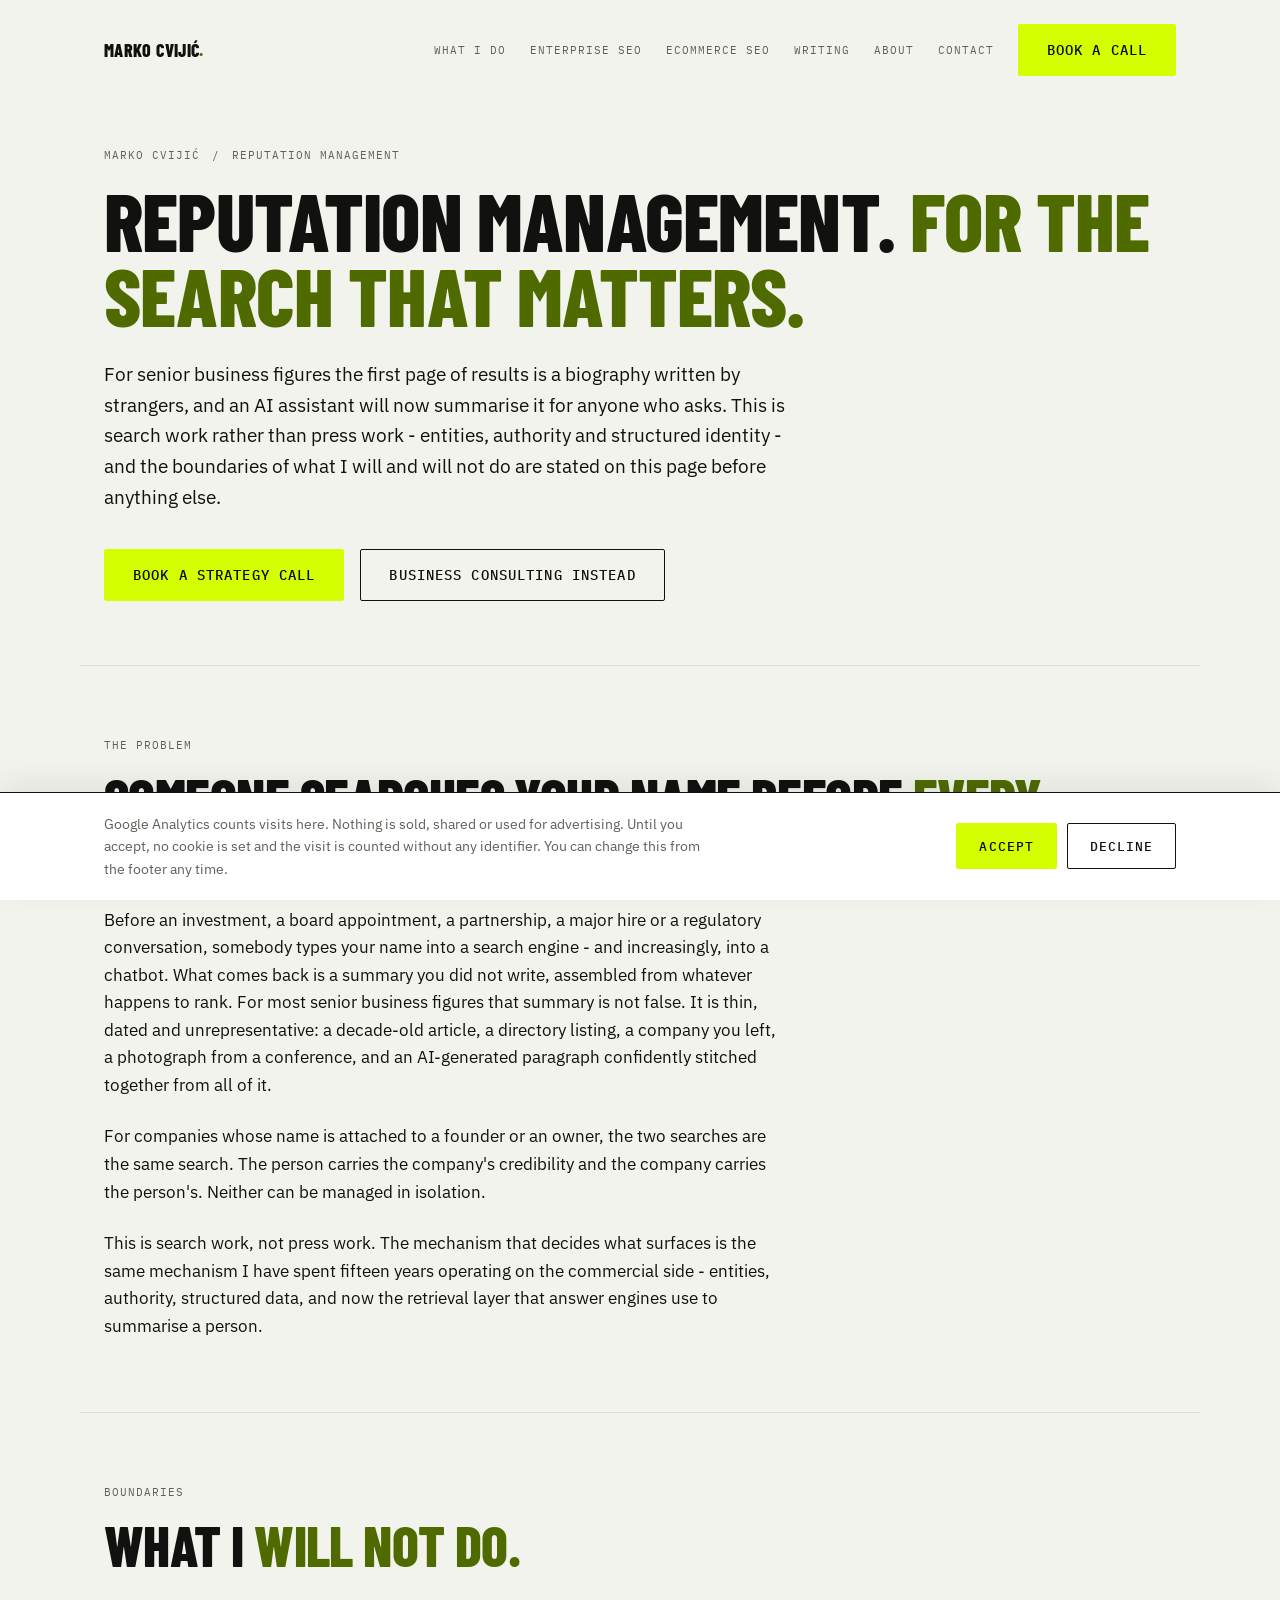
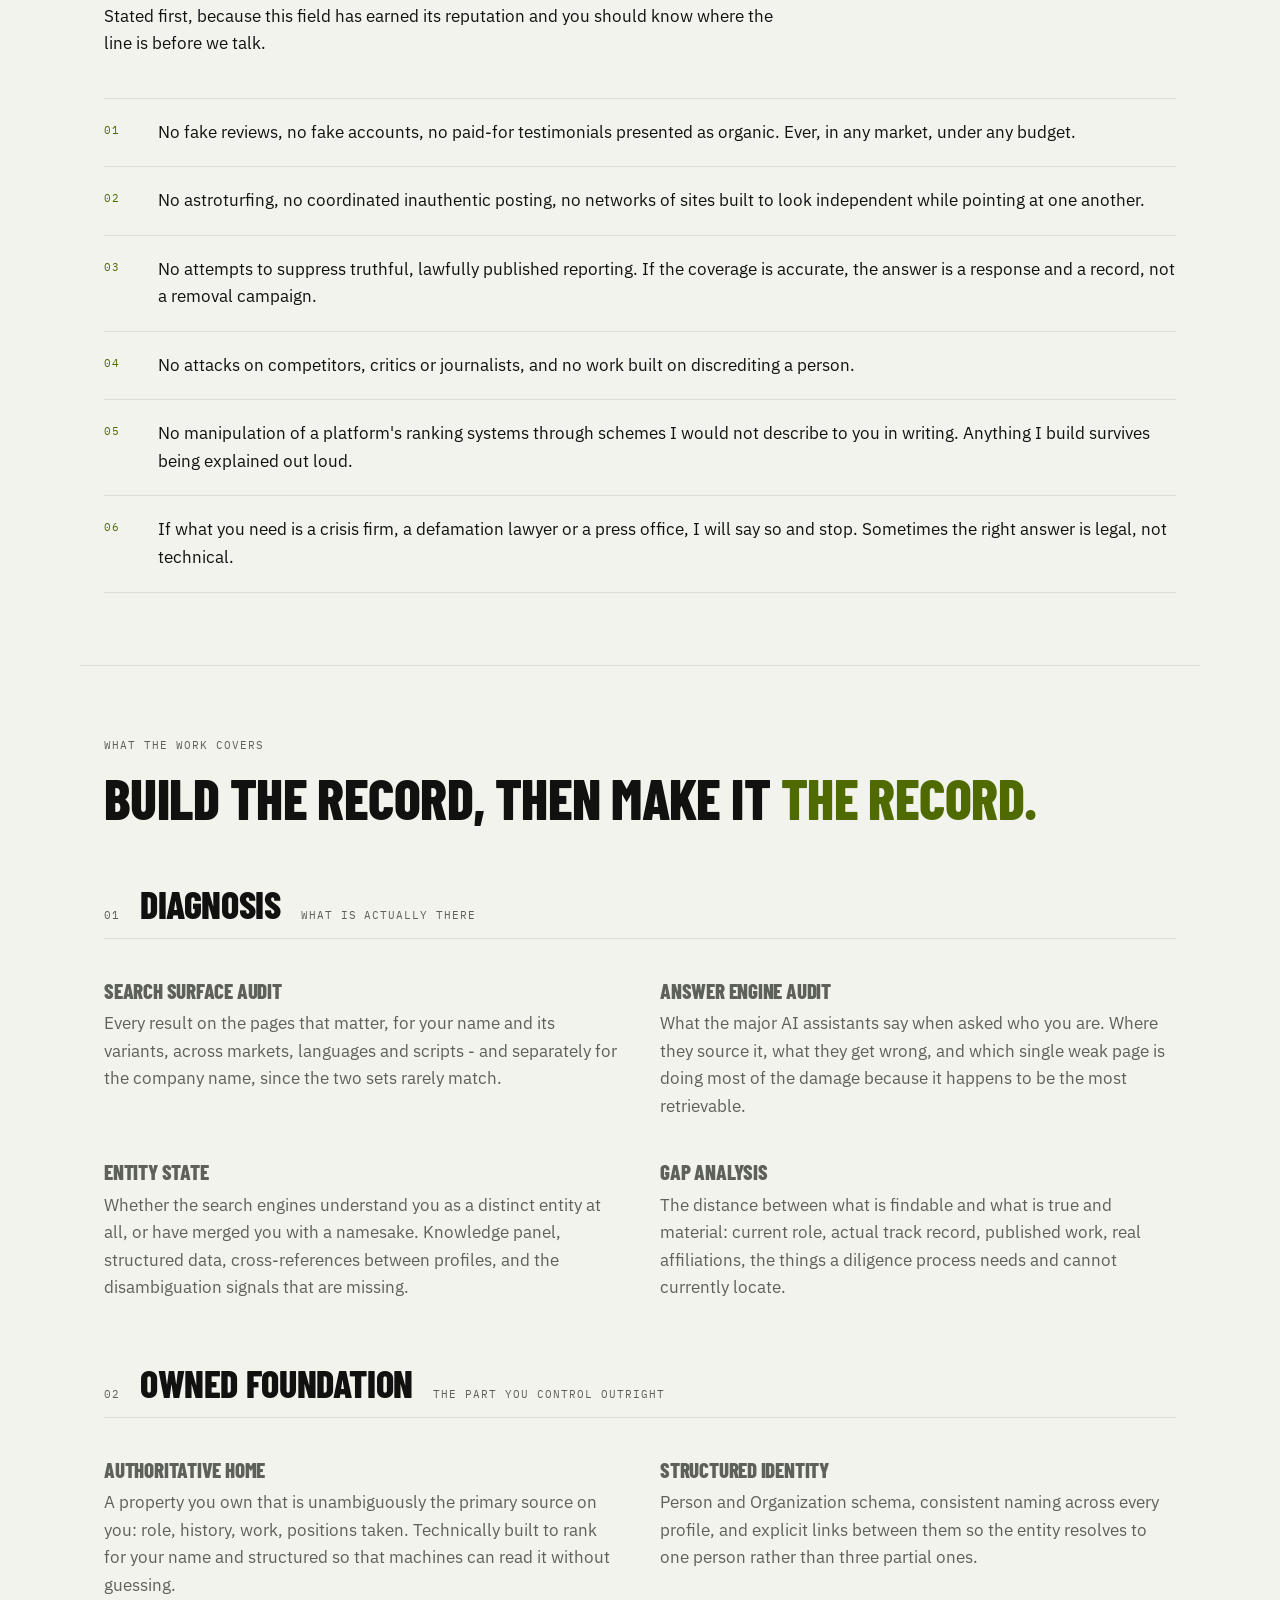
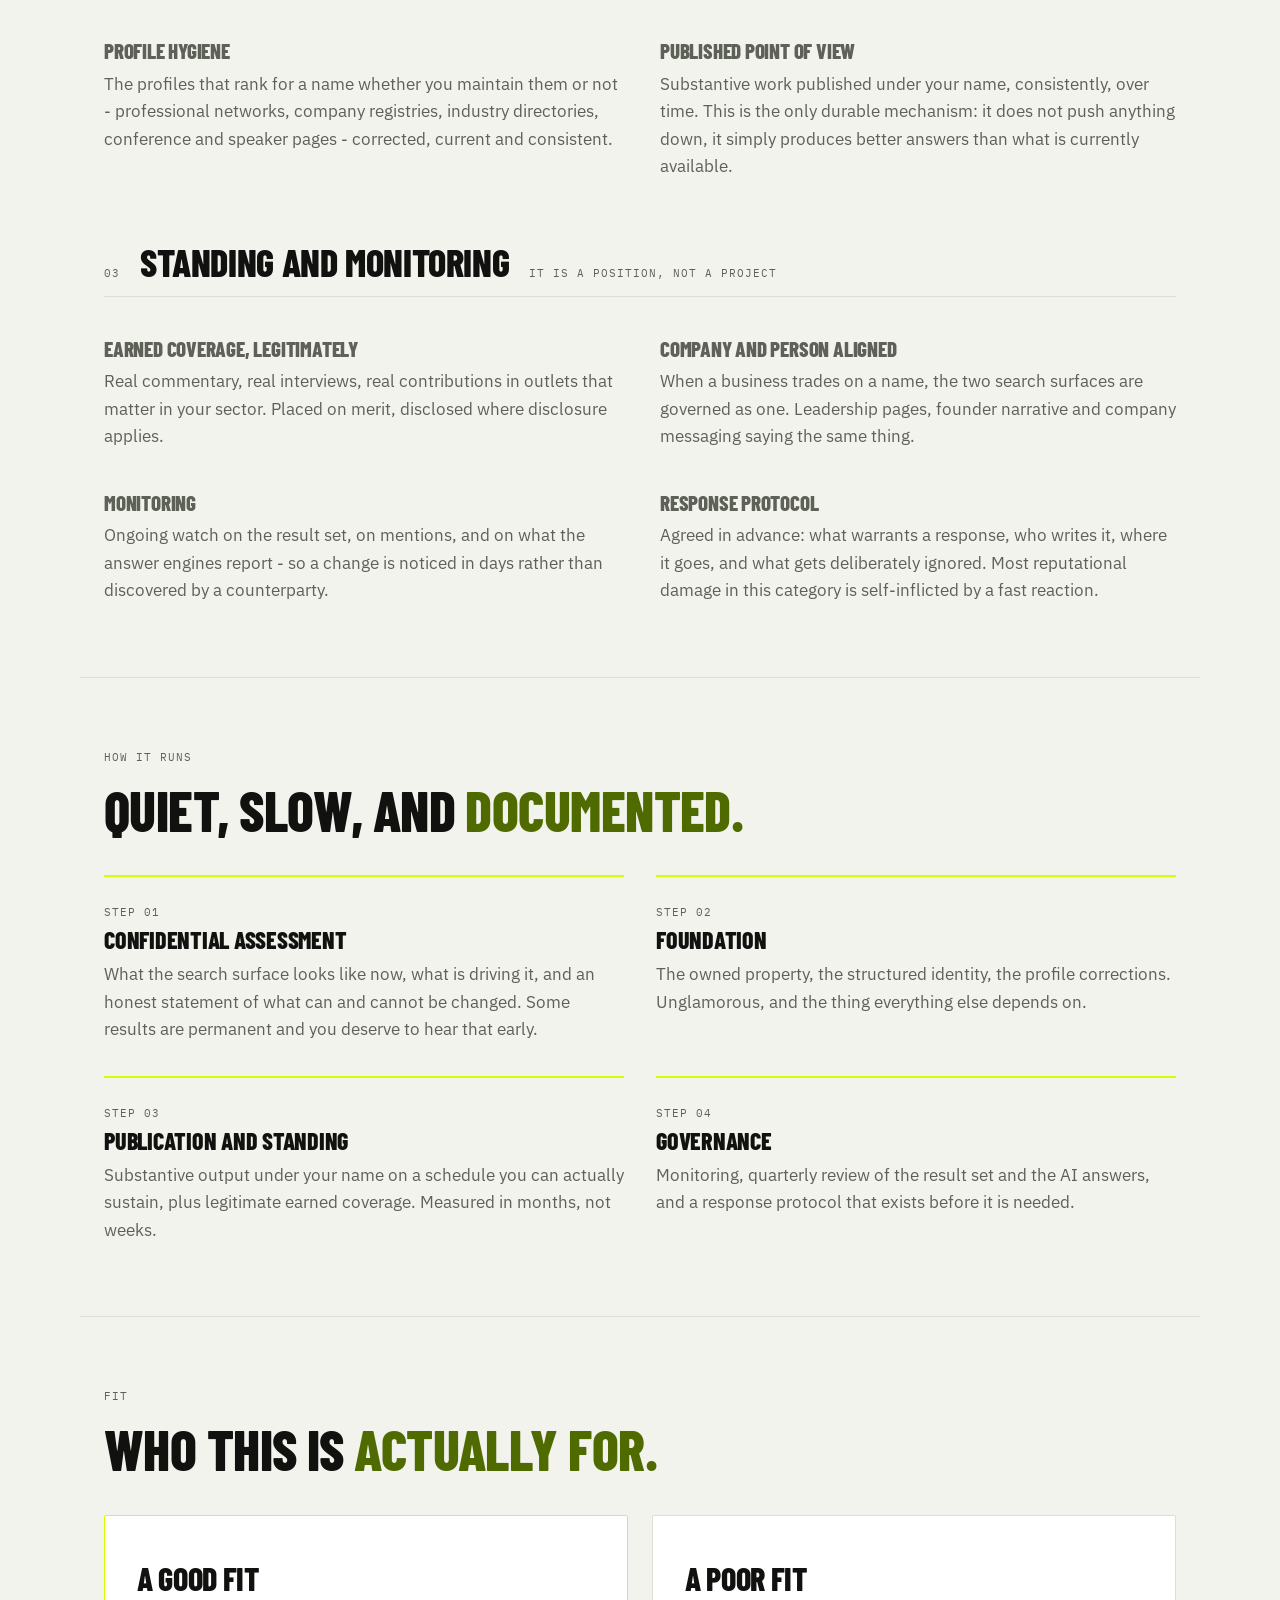
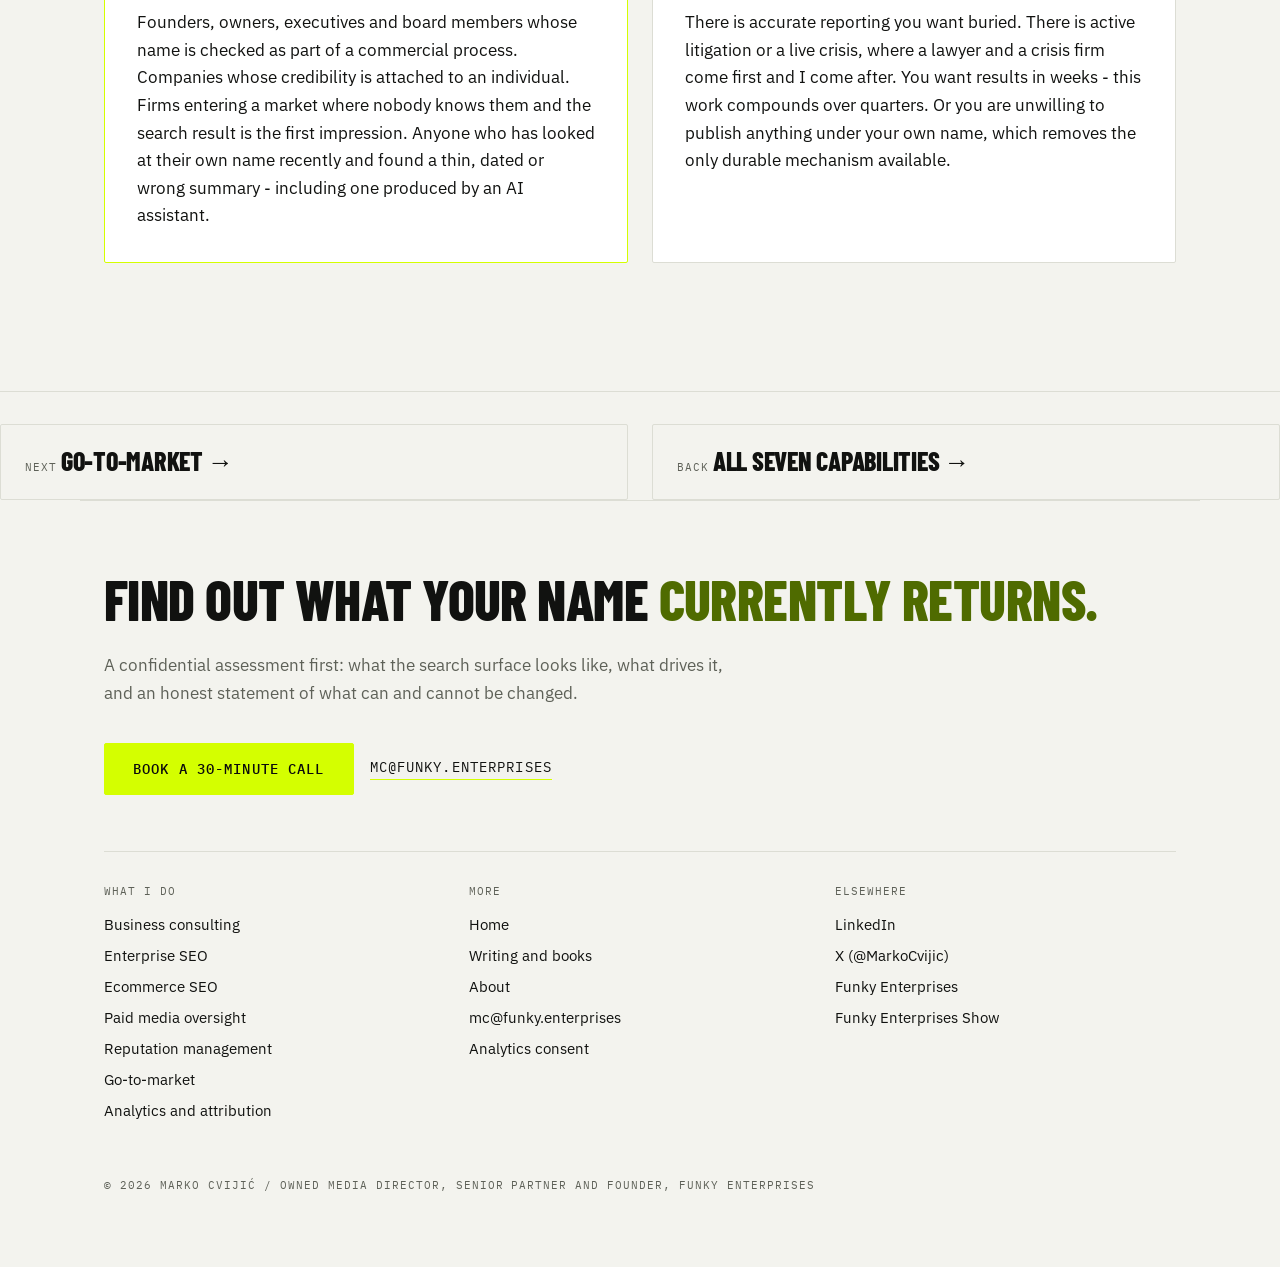
<file: reputation-management/index.html>
<!DOCTYPE html>
<html lang="en">
<head>
<meta charset="utf-8">
<meta name="viewport" content="width=device-width, initial-scale=1">
<meta name="color-scheme" content="light">
<title>Reputation Management for Business Figures and Companies - Marko Cvijić</title>
<meta name="author" content="Marko Cvijić">
<meta name="description" content="Search-led reputation management for founders, executives, board members and the companies attached to their names. Search surface audits, AI answer engine audits, entity and structured identity, earned coverage. No fake reviews, no astroturfing, no suppression of truthful reporting.">
<link rel="canonical" href="https://markocvijic.co/reputation-management/">

<meta property="og:type" content="website">
<meta property="og:site_name" content="Marko Cvijić">
<meta property="og:url" content="https://markocvijic.co/reputation-management/">
<meta property="og:title" content="Reputation Management for Business Figures and Companies - Marko Cvijić">
<meta property="og:description" content="What surfaces when someone searches you before a meeting, an investment or a hire - including what the AI assistants say. Search-led, documented, and with the boundaries stated up front.">
<meta property="og:image" content="https://markocvijic.co/assets/marko-cvijic.jpg">
<meta name="twitter:card" content="summary_large_image">
<meta name="twitter:site" content="@MarkoCvijic">
<meta name="twitter:creator" content="@MarkoCvijic">
<meta name="twitter:title" content="Reputation Management for Business Figures and Companies - Marko Cvijić">
<meta name="twitter:description" content="What surfaces when someone searches you before a meeting, an investment or a hire - including what the AI assistants say. Search-led, documented, and with the boundaries stated up front.">
<meta name="twitter:image" content="https://markocvijic.co/assets/marko-cvijic.jpg">

<script>
/* GA4 with Consent Mode v2, advanced mode.

   Advanced, not basic: the tag loads for everyone, but every signal defaults to
   "denied", so until the visitor accepts, GA4 sends cookieless pings - no
   identifiers, no analytics cookie. That keeps modelled traffic numbers for
   people who decline and sets nothing on their machine.

   The two ad_* signals and ad_storage are never granted, by design. This site
   runs no advertising, so there is nothing to ask permission for. If a Google
   Ads tag is ever added here, the banner has to grow a second choice - do not
   just flip these to "granted".

   The library load is gated on the live hostname so local preview and automated
   checks never reach the property. The consent state itself is read on every
   hostname, so the banner is testable locally with the tag switched off. */
(function () {
  var KEY = "mc-consent", TTL = 31536000000, choice = null;
  try {
    var raw = localStorage.getItem(KEY), saved = raw && JSON.parse(raw);
    if (saved && saved.v === 1 && typeof saved.ts === "number" &&
        Date.now() - saved.ts < TTL) choice = saved.analytics;
  } catch (e) { /* storage blocked - treat as no choice yet */ }
  window.mcConsent = { key: KEY, ttl: TTL, choice: choice };

  if (!/(^|\.)markocvijic\.co$/.test(location.hostname)) return;
  window.dataLayer = window.dataLayer || [];
  window.gtag = function () { window.dataLayer.push(arguments); };

  /* Defaults go in before gtag.js is appended, which is the whole point of
     doing this here rather than in the banner script at the end of <body>.
     A returning visitor's stored yes is applied as the default, so there is no
     denied-then-update round trip and no flicker. */
  gtag("consent", "default", {
    ad_storage: "denied",
    ad_user_data: "denied",
    ad_personalization: "denied",
    analytics_storage: choice === "granted" ? "granted" : "denied",
    wait_for_update: 500
  });
  gtag("set", "ads_data_redaction", true);
  gtag("js", new Date());
  gtag("config", "G-7G684NYNZ5");

  var s = document.createElement("script");
  s.async = true;
  s.src = "https://www.googletagmanager.com/gtag/js?id=G-7G684NYNZ5";
  document.head.appendChild(s);
})();
</script>

<link rel="icon" type="image/svg+xml" href="/favicon.svg">
<link rel="preconnect" href="https://fonts.googleapis.com">
<link rel="preconnect" href="https://fonts.gstatic.com" crossorigin>
<link rel="stylesheet" href="https://fonts.googleapis.com/css2?family=Barlow+Condensed:wght@700;800&family=IBM+Plex+Mono:wght@400;500&family=IBM+Plex+Sans:wght@400;500;600&display=swap">
<link rel="stylesheet" href="/styles.css">

<script type="application/ld+json">
{
  "@context": "https://schema.org",
  "@graph": [
    {
      "@type": "Person",
      "@id": "https://markocvijic.co/#person",
      "name": "Marko Cvijić",
      "givenName": "Marko",
      "familyName": "Cvijić",
      "url": "https://markocvijic.co/",
      "mainEntityOfPage": {
        "@id": "https://markocvijic.co/about/#webpage"
      },
      "image": {
        "@id": "https://markocvijic.co/#portrait"
      },
      "jobTitle": "Business Consultant, Commercial System Partner, Owned Media Director",
      "description": "Business consultant and commercial system partner. Enterprise SEO, ecommerce SEO, paid media oversight for large ad spends, reputation management for high-profile business figures, and go-to-market for industrial and tech firms.",
      "worksFor": {
        "@id": "https://funky.enterprises/#organization"
      },
      "address": {
        "@type": "PostalAddress",
        "addressLocality": "Belgrade",
        "addressCountry": "RS"
      },
      "email": "mailto:mc@funky.enterprises",
      "knowsLanguage": [
        "en",
        "sr"
      ],
      "knowsAbout": [
        "Business consulting",
        "Commercial system design",
        "Enterprise SEO",
        "Ecommerce SEO",
        "Paid media oversight and budget governance",
        "Reputation management",
        "Go-to-market strategy",
        "Analytics and revenue attribution",
        "AI-native marketing operations"
      ],
      "sameAs": [
        "https://www.linkedin.com/in/markocvijic/",
        "https://x.com/MarkoCvijic",
        "https://funky.enterprises/team/marko-cvijic"
      ]
    },
    {
      "@type": "Organization",
      "@id": "https://funky.enterprises/#organization",
      "name": "Funky Enterprises",
      "url": "https://funky.enterprises",
      "description": "Commercial system partner rather than an agency. Five senior partners plus six senior specialists engaged as internal vendors, and no juniors.",
      "founder": {
        "@id": "https://markocvijic.co/#person"
      },
      "member": {
        "@id": "https://markocvijic.co/#person"
      },
      "areaServed": [
        {
          "@type": "Place",
          "name": "Europe"
        },
        {
          "@type": "Place",
          "name": "Middle East"
        },
        {
          "@type": "Place",
          "name": "North America"
        },
        {
          "@type": "Place",
          "name": "Australia"
        }
      ]
    },
    {
      "@type": "ImageObject",
      "@id": "https://markocvijic.co/#portrait",
      "url": "https://markocvijic.co/assets/marko-cvijic.jpg",
      "contentUrl": "https://markocvijic.co/assets/marko-cvijic.jpg",
      "width": 800,
      "height": 800,
      "caption": "Marko Cvijić"
    },
    {
      "@type": "WebSite",
      "@id": "https://markocvijic.co/#website",
      "url": "https://markocvijic.co/",
      "name": "Marko Cvijić",
      "description": "Business consultant and commercial system partner. Enterprise SEO, ecommerce SEO, paid media oversight for large ad spends, reputation management for high-profile business figures, and go-to-market for industrial and tech firms.",
      "inLanguage": "en",
      "publisher": {
        "@id": "https://markocvijic.co/#person"
      },
      "copyrightHolder": {
        "@id": "https://markocvijic.co/#person"
      }
    },
    {
      "@type": "WebPage",
      "@id": "https://markocvijic.co/reputation-management/#webpage",
      "url": "https://markocvijic.co/reputation-management/",
      "name": "Reputation Management for Business Figures and Companies - Marko Cvijić",
      "description": "Search-led reputation management for founders, executives, board members and the companies attached to their names. Search surface audits, AI answer engine audits, entity and structured identity, earned coverage. No fake reviews, no astroturfing, no suppression of truthful reporting.",
      "isPartOf": {
        "@id": "https://markocvijic.co/#website"
      },
      "inLanguage": "en",
      "about": {
        "@id": "https://markocvijic.co/#person"
      },
      "breadcrumb": {
        "@id": "https://markocvijic.co/reputation-management/#breadcrumb"
      }
    },
    {
      "@type": "BreadcrumbList",
      "@id": "https://markocvijic.co/reputation-management/#breadcrumb",
      "itemListElement": [
        {
          "@type": "ListItem",
          "position": 1,
          "name": "Marko Cvijić",
          "item": "https://markocvijic.co/"
        },
        {
          "@type": "ListItem",
          "position": 2,
          "name": "Reputation management",
          "item": "https://markocvijic.co/reputation-management/"
        }
      ]
    },
    {
      "@type": "Service",
      "@id": "https://markocvijic.co/reputation-management/#service",
      "name": "Reputation management",
      "serviceType": "Online reputation management and search reputation consulting",
      "url": "https://markocvijic.co/reputation-management/",
      "description": "Search-led reputation management for founders, executives, board members and the companies attached to their names. Search surface audits, AI answer engine audits, entity and structured identity, earned coverage. No fake reviews, no astroturfing, no suppression of truthful reporting.",
      "provider": {
        "@id": "https://markocvijic.co/#person"
      },
      "areaServed": [
        {
          "@type": "Place",
          "name": "Europe"
        },
        {
          "@type": "Place",
          "name": "Middle East"
        },
        {
          "@type": "Place",
          "name": "North America"
        },
        {
          "@type": "Place",
          "name": "Australia"
        }
      ],
      "audience": {
        "@type": "BusinessAudience",
        "name": "Enterprise, ecommerce, industrial and government organisations"
      },
      "mainEntityOfPage": {
        "@id": "https://markocvijic.co/reputation-management/#webpage"
      }
    }
  ]
}
</script>
</head>
<body>

<header class="wrap site-header">
  <a class="brand" href="/">Marko Cvijić<span class="lime">.</span></a>
  <div class="header-right">
    <nav class="nav mono" aria-label="Primary">
      <a href="/#services">What I do</a>
      <a href="/enterprise-seo/">Enterprise SEO</a>
      <a href="/ecommerce-seo/">Ecommerce SEO</a>
      <a href="/writing/">Writing</a>
      <a href="/about/">About</a>
      <a href="/#contact">Contact</a>
    </nav>
    <a class="btn btn-primary header-cta" href="https://calendly.com/funkyenterprises/30-minute-needs-assessment" target="_blank" rel="noopener noreferrer">Book a call</a>
  </div>
</header>

<main id="top">

  <!-- SUBHERO -->
  <section class="wrap subhero">
    <p class="mono crumb"><a href="/">Marko Cvijić</a> <span>/</span> <span>Reputation management</span></p>
    <h1 class="h subhero-title">Reputation management. <span class="lime">For the search that matters.</span></h1>
    <p class="body subhero-lede">For senior business figures the first page of results is a biography written by strangers, and an AI assistant will now summarise it for anyone who asks. This is search work rather than press work - entities, authority and structured identity - and the boundaries of what I will and will not do are stated on this page before anything else.</p>
    <div class="actions">
      <a class="btn btn-primary" href="https://calendly.com/funkyenterprises/30-minute-needs-assessment" target="_blank" rel="noopener noreferrer">Book a strategy call</a>
      <a class="btn btn-outline" href="/business-consulting/">Business consulting instead</a>
    </div>
  </section>
  <!-- THE PROBLEM -->
  <section class="wrap section">
    <p class="mono eyebrow">The problem</p>
    <h2 class="h section-title">Someone searches your name before <span class="lime">every meeting.</span></h2>
    <div class="body prose">
      <p>Before an investment, a board appointment, a partnership, a major hire or a regulatory conversation, somebody types your name into a search engine - and increasingly, into a chatbot. What comes back is a summary you did not write, assembled from whatever happens to rank. For most senior business figures that summary is not false. It is thin, dated and unrepresentative: a decade-old article, a directory listing, a company you left, a photograph from a conference, and an AI-generated paragraph confidently stitched together from all of it.</p>
      <p>For companies whose name is attached to a founder or an owner, the two searches are the same search. The person carries the company's credibility and the company carries the person's. Neither can be managed in isolation.</p>
      <p>This is search work, not press work. The mechanism that decides what surfaces is the same mechanism I have spent fifteen years operating on the commercial side - entities, authority, structured data, and now the retrieval layer that answer engines use to summarise a person.</p>
    </div>
  </section>

  <!-- WHAT THIS IS NOT -->
  <section class="wrap section">
    <p class="mono eyebrow">Boundaries</p>
    <h2 class="h section-title">What I <span class="lime">will not do.</span></h2>
    <div class="body prose">
      <p>Stated first, because this field has earned its reputation and you should know where the line is before we talk.</p>
    </div>
    <div class="rules">
      <div class="rule">
        <p class="mono rule-num">01</p>
        <p class="body">No fake reviews, no fake accounts, no paid-for testimonials presented as organic. Ever, in any market, under any budget.</p>
      </div>
      <div class="rule">
        <p class="mono rule-num">02</p>
        <p class="body">No astroturfing, no coordinated inauthentic posting, no networks of sites built to look independent while pointing at one another.</p>
      </div>
      <div class="rule">
        <p class="mono rule-num">03</p>
        <p class="body">No attempts to suppress truthful, lawfully published reporting. If the coverage is accurate, the answer is a response and a record, not a removal campaign.</p>
      </div>
      <div class="rule">
        <p class="mono rule-num">04</p>
        <p class="body">No attacks on competitors, critics or journalists, and no work built on discrediting a person.</p>
      </div>
      <div class="rule">
        <p class="mono rule-num">05</p>
        <p class="body">No manipulation of a platform's ranking systems through schemes I would not describe to you in writing. Anything I build survives being explained out loud.</p>
      </div>
      <div class="rule">
        <p class="mono rule-num">06</p>
        <p class="body">If what you need is a crisis firm, a defamation lawyer or a press office, I will say so and stop. Sometimes the right answer is legal, not technical.</p>
      </div>
    </div>
  </section>

  <!-- CAPABILITIES -->
  <section class="wrap section">
    <p class="mono eyebrow">What the work covers</p>
    <h2 class="h section-title">Build the record, then make it <span class="lime">the record.</span></h2>

    <div class="group">
      <div class="group-head">
        <p class="mono muted">01</p>
        <h3 class="h group-title">Diagnosis</h3>
        <p class="mono group-note">What is actually there</p>
      </div>
      <div class="specs">
        <div class="spec">
          <p class="h spec-key">Search surface audit</p>
          <p class="body">Every result on the pages that matter, for your name and its variants, across markets, languages and scripts - and separately for the company name, since the two sets rarely match.</p>
        </div>
        <div class="spec">
          <p class="h spec-key">Answer engine audit</p>
          <p class="body">What the major AI assistants say when asked who you are. Where they source it, what they get wrong, and which single weak page is doing most of the damage because it happens to be the most retrievable.</p>
        </div>
        <div class="spec">
          <p class="h spec-key">Entity state</p>
          <p class="body">Whether the search engines understand you as a distinct entity at all, or have merged you with a namesake. Knowledge panel, structured data, cross-references between profiles, and the disambiguation signals that are missing.</p>
        </div>
        <div class="spec">
          <p class="h spec-key">Gap analysis</p>
          <p class="body">The distance between what is findable and what is true and material: current role, actual track record, published work, real affiliations, the things a diligence process needs and cannot currently locate.</p>
        </div>
      </div>
    </div>

    <div class="group">
      <div class="group-head">
        <p class="mono muted">02</p>
        <h3 class="h group-title">Owned foundation</h3>
        <p class="mono group-note">The part you control outright</p>
      </div>
      <div class="specs">
        <div class="spec">
          <p class="h spec-key">Authoritative home</p>
          <p class="body">A property you own that is unambiguously the primary source on you: role, history, work, positions taken. Technically built to rank for your name and structured so that machines can read it without guessing.</p>
        </div>
        <div class="spec">
          <p class="h spec-key">Structured identity</p>
          <p class="body">Person and Organization schema, consistent naming across every profile, and explicit links between them so the entity resolves to one person rather than three partial ones.</p>
        </div>
        <div class="spec">
          <p class="h spec-key">Profile hygiene</p>
          <p class="body">The profiles that rank for a name whether you maintain them or not - professional networks, company registries, industry directories, conference and speaker pages - corrected, current and consistent.</p>
        </div>
        <div class="spec">
          <p class="h spec-key">Published point of view</p>
          <p class="body">Substantive work published under your name, consistently, over time. This is the only durable mechanism: it does not push anything down, it simply produces better answers than what is currently available.</p>
        </div>
      </div>
    </div>

    <div class="group">
      <div class="group-head">
        <p class="mono muted">03</p>
        <h3 class="h group-title">Standing and monitoring</h3>
        <p class="mono group-note">It is a position, not a project</p>
      </div>
      <div class="specs">
        <div class="spec">
          <p class="h spec-key">Earned coverage, legitimately</p>
          <p class="body">Real commentary, real interviews, real contributions in outlets that matter in your sector. Placed on merit, disclosed where disclosure applies.</p>
        </div>
        <div class="spec">
          <p class="h spec-key">Company and person aligned</p>
          <p class="body">When a business trades on a name, the two search surfaces are governed as one. Leadership pages, founder narrative and company messaging saying the same thing.</p>
        </div>
        <div class="spec">
          <p class="h spec-key">Monitoring</p>
          <p class="body">Ongoing watch on the result set, on mentions, and on what the answer engines report - so a change is noticed in days rather than discovered by a counterparty.</p>
        </div>
        <div class="spec">
          <p class="h spec-key">Response protocol</p>
          <p class="body">Agreed in advance: what warrants a response, who writes it, where it goes, and what gets deliberately ignored. Most reputational damage in this category is self-inflicted by a fast reaction.</p>
        </div>
      </div>
    </div>
  </section>

  <!-- HOW IT RUNS -->
  <section class="wrap section">
    <p class="mono eyebrow">How it runs</p>
    <h2 class="h section-title">Quiet, slow, and <span class="lime">documented.</span></h2>
    <div class="steps">
      <div class="step">
        <p class="mono step-num">Step 01</p>
        <h3 class="h step-title">Confidential assessment</h3>
        <p class="body">What the search surface looks like now, what is driving it, and an honest statement of what can and cannot be changed. Some results are permanent and you deserve to hear that early.</p>
      </div>
      <div class="step">
        <p class="mono step-num">Step 02</p>
        <h3 class="h step-title">Foundation</h3>
        <p class="body">The owned property, the structured identity, the profile corrections. Unglamorous, and the thing everything else depends on.</p>
      </div>
      <div class="step">
        <p class="mono step-num">Step 03</p>
        <h3 class="h step-title">Publication and standing</h3>
        <p class="body">Substantive output under your name on a schedule you can actually sustain, plus legitimate earned coverage. Measured in months, not weeks.</p>
      </div>
      <div class="step">
        <p class="mono step-num">Step 04</p>
        <h3 class="h step-title">Governance</h3>
        <p class="body">Monitoring, quarterly review of the result set and the AI answers, and a response protocol that exists before it is needed.</p>
      </div>
    </div>
  </section>

  <!-- WHO IT IS FOR -->
  <section class="wrap section">
    <p class="mono eyebrow">Fit</p>
    <h2 class="h section-title">Who this is <span class="lime">actually for.</span></h2>
    <div class="cards cards-2">
      <article class="card card-accent">
        <h3 class="h card-title">A good fit</h3>
        <p class="body card-body">Founders, owners, executives and board members whose name is checked as part of a commercial process. Companies whose credibility is attached to an individual. Firms entering a market where nobody knows them and the search result is the first impression. Anyone who has looked at their own name recently and found a thin, dated or wrong summary - including one produced by an AI assistant.</p>
      </article>
      <article class="card">
        <h3 class="h card-title">A poor fit</h3>
        <p class="body card-body">There is accurate reporting you want buried. There is active litigation or a live crisis, where a lawyer and a crisis firm come first and I come after. You want results in weeks - this work compounds over quarters. Or you are unwilling to publish anything under your own name, which removes the only durable mechanism available.</p>
      </article>
    </div>
  </section>

    <div class="page-nav">
      <a href="/go-to-market/">
        <span class="mono muted">Next</span>
        <span class="h page-nav-title">Go-to-market →</span>
      </a>
      <a href="/#services">
        <span class="mono muted">Back</span>
        <span class="h page-nav-title">All seven capabilities →</span>
      </a>
    </div>

</main>

<footer id="contact" class="wrap site-footer">
  <h2 class="h footer-title">Find out what your name <span class="lime">currently returns.</span></h2>
  <p class="body muted lede">A confidential assessment first: what the search surface looks like, what drives it, and an honest statement of what can and cannot be changed.</p>
  <div class="actions">
    <a class="btn btn-primary" href="https://calendly.com/funkyenterprises/30-minute-needs-assessment" target="_blank" rel="noopener noreferrer">Book a 30-minute call</a>
    <a class="footer-mail" href="mailto:mc@funky.enterprises">mc@funky.enterprises</a>
  </div>

  <div class="footer-cols">
    <div class="footer-col">
      <p class="mono footer-col-title">What I do</p>
      <ul>
        <li><a href="/business-consulting/">Business consulting</a></li>
        <li><a href="/enterprise-seo/">Enterprise SEO</a></li>
        <li><a href="/ecommerce-seo/">Ecommerce SEO</a></li>
        <li><a href="/paid-media-oversight/">Paid media oversight</a></li>
        <li><a href="/reputation-management/">Reputation management</a></li>
        <li><a href="/go-to-market/">Go-to-market</a></li>
        <li><a href="/analytics-attribution/">Analytics and attribution</a></li>
      </ul>
    </div>
    <div class="footer-col">
      <p class="mono footer-col-title">More</p>
      <ul>
        <li><a href="/">Home</a></li>
        <li><a href="/writing/">Writing and books</a></li>
        <li><a href="/about/">About</a></li>
        <li><a href="mailto:mc@funky.enterprises">mc@funky.enterprises</a></li>
        <li><button type="button" class="consent-reopen">Analytics consent</button></li>
      </ul>
    </div>
    <div class="footer-col">
      <p class="mono footer-col-title">Elsewhere</p>
      <ul>
        <li><a href="https://www.linkedin.com/in/markocvijic/" target="_blank" rel="noopener noreferrer">LinkedIn</a></li>
        <li><a href="https://x.com/MarkoCvijic" target="_blank" rel="noopener noreferrer">X (@MarkoCvijic)</a></li>
        <li><a href="https://funky.enterprises/" target="_blank" rel="noopener noreferrer">Funky Enterprises</a></li>
        <li><a href="https://www.youtube.com/channel/UC0qSXbNRgglmzqdhXdpuM3g" target="_blank" rel="noopener noreferrer">Funky Enterprises Show</a></li>
      </ul>
    </div>
  </div>

  <p class="mono copyright">© 2026 Marko Cvijić / Owned Media Director, Senior Partner and Founder, Funky Enterprises</p>
</footer>

<script>
(function () {
  var c = window.mcConsent;
  if (!c) return;
  var el = null;

  function decide(value) {
    c.choice = value;
    try {
      localStorage.setItem(c.key, JSON.stringify(
        { v: 1, analytics: value, ts: Date.now() }));
    } catch (e) { /* storage blocked - the choice holds for this page only */ }
    if (window.gtag) gtag("consent", "update", { analytics_storage: value });
    if (el) { el.remove(); el = null; }
  }

  /* Built from one HTML string rather than a pile of createElement calls, so
     every class name appears as a real class attribute and the stylesheet
     coverage check can see it. */
  function open(focus) {
    if (el) return;
    var host = document.createElement("div");
    host.innerHTML =
      '<div class="consent" role="dialog" aria-label="Analytics consent" ' +
        'tabindex="-1">' +
        '<div class="consent-inner">' +
          '<p class="consent-text">Google Analytics counts visits here. ' +
          'Nothing is sold, shared or used for advertising. Until you accept, ' +
          'no cookie is set and the visit is counted without any identifier. ' +
          'You can change this from the footer any time.</p>' +
          '<div class="consent-actions">' +
            '<button type="button" class="consent-btn consent-accept" ' +
              'data-consent="granted">Accept</button>' +
            '<button type="button" class="consent-btn" ' +
              'data-consent="denied">Decline</button>' +
          '</div>' +
        '</div>' +
      '</div>';
    el = host.firstChild;
    el.addEventListener("click", function (ev) {
      var b = ev.target.closest("[data-consent]");
      if (b) decide(b.getAttribute("data-consent"));
    });
    document.body.appendChild(el);
    if (focus) el.focus();
  }

  if (c.choice === null) open(false);

  var reopen = document.querySelectorAll(".consent-reopen");
  for (var i = 0; i < reopen.length; i++) {
    reopen[i].addEventListener("click", function () { open(true); });
  }
})();
</script>

</body>
</html>
</file>
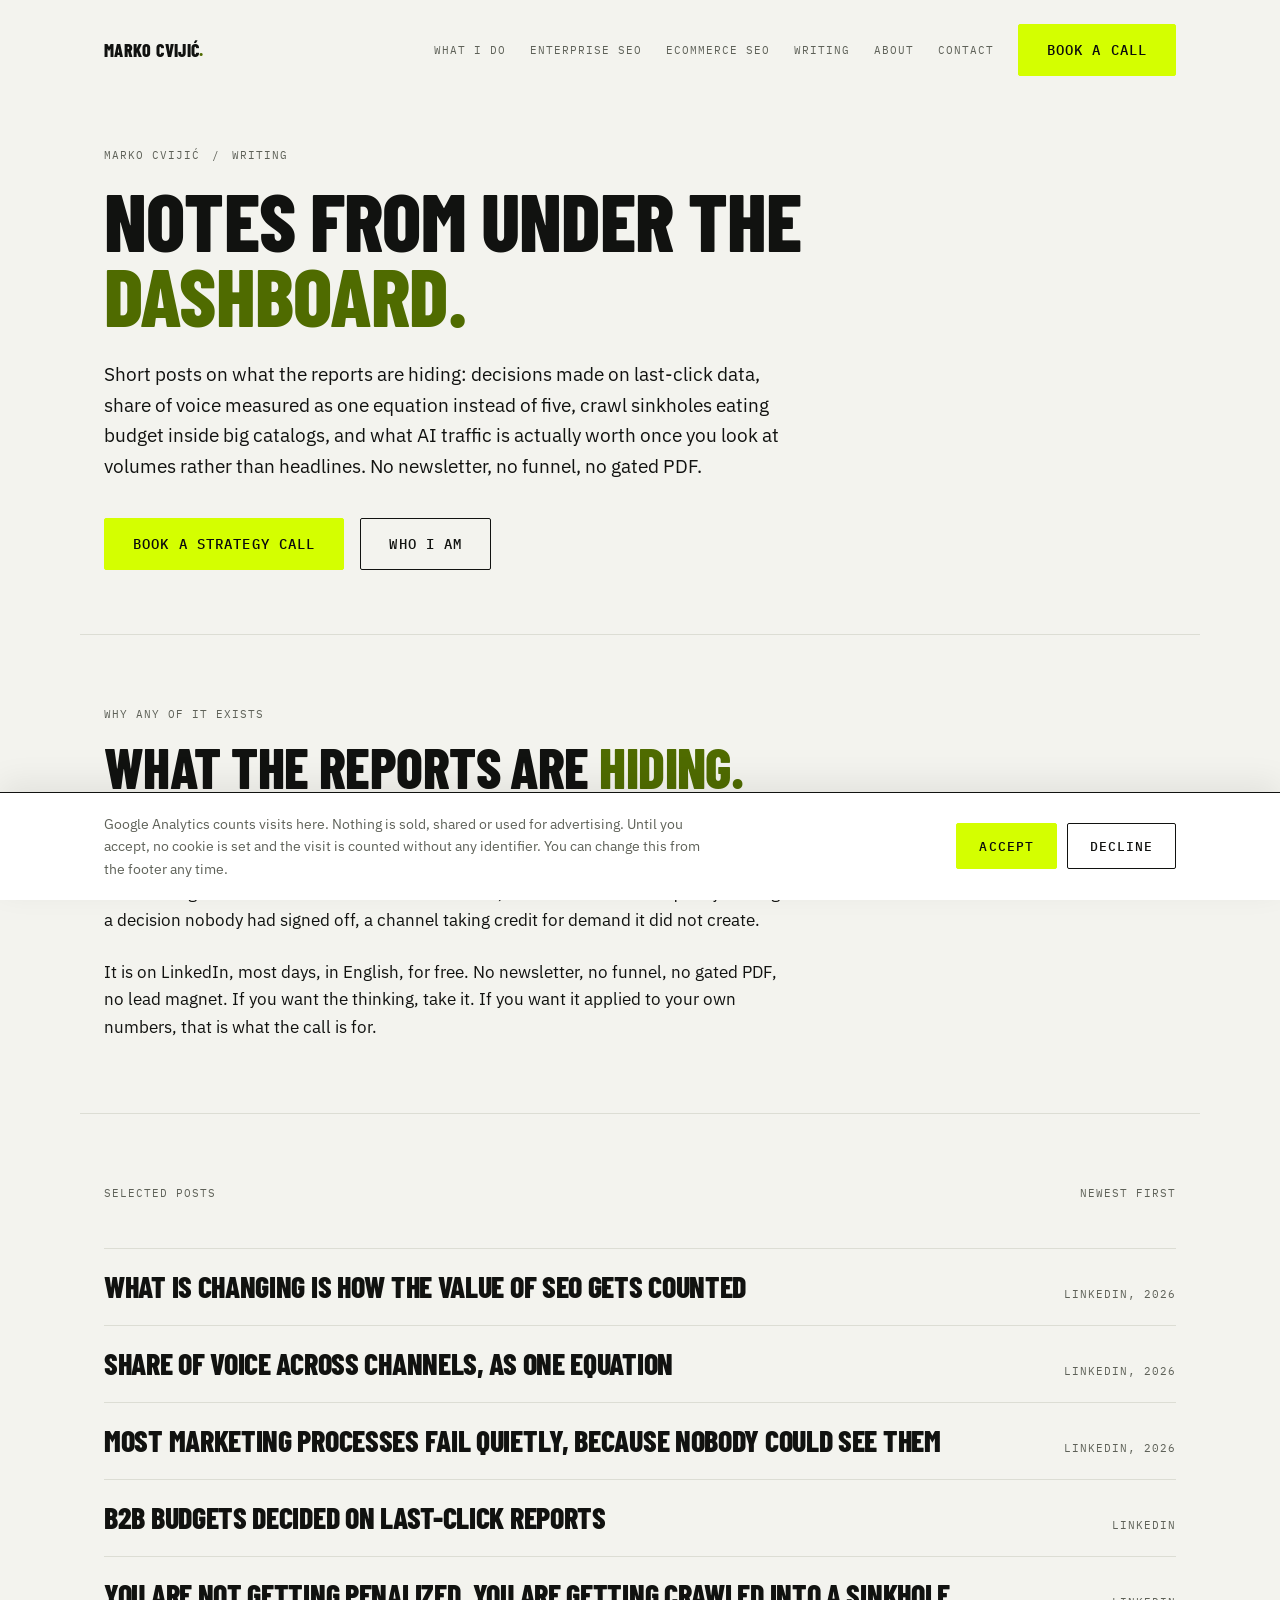
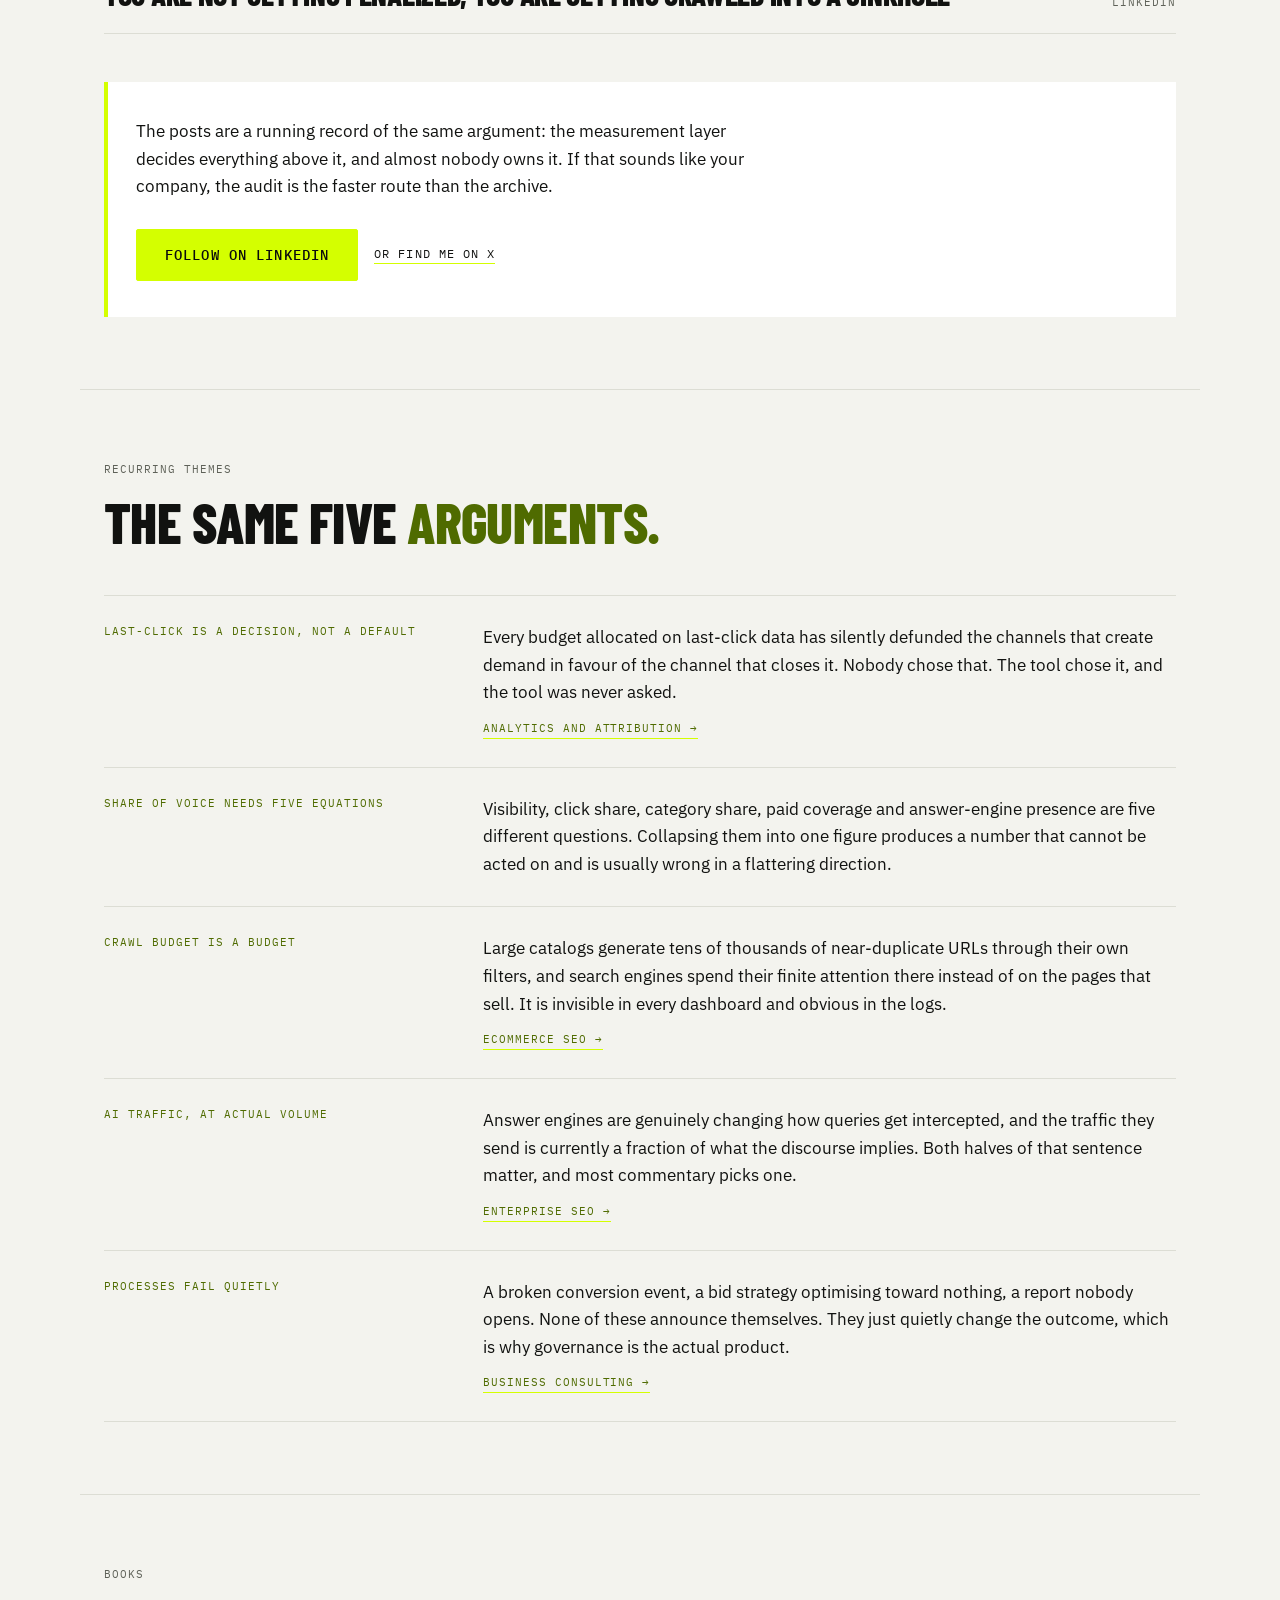
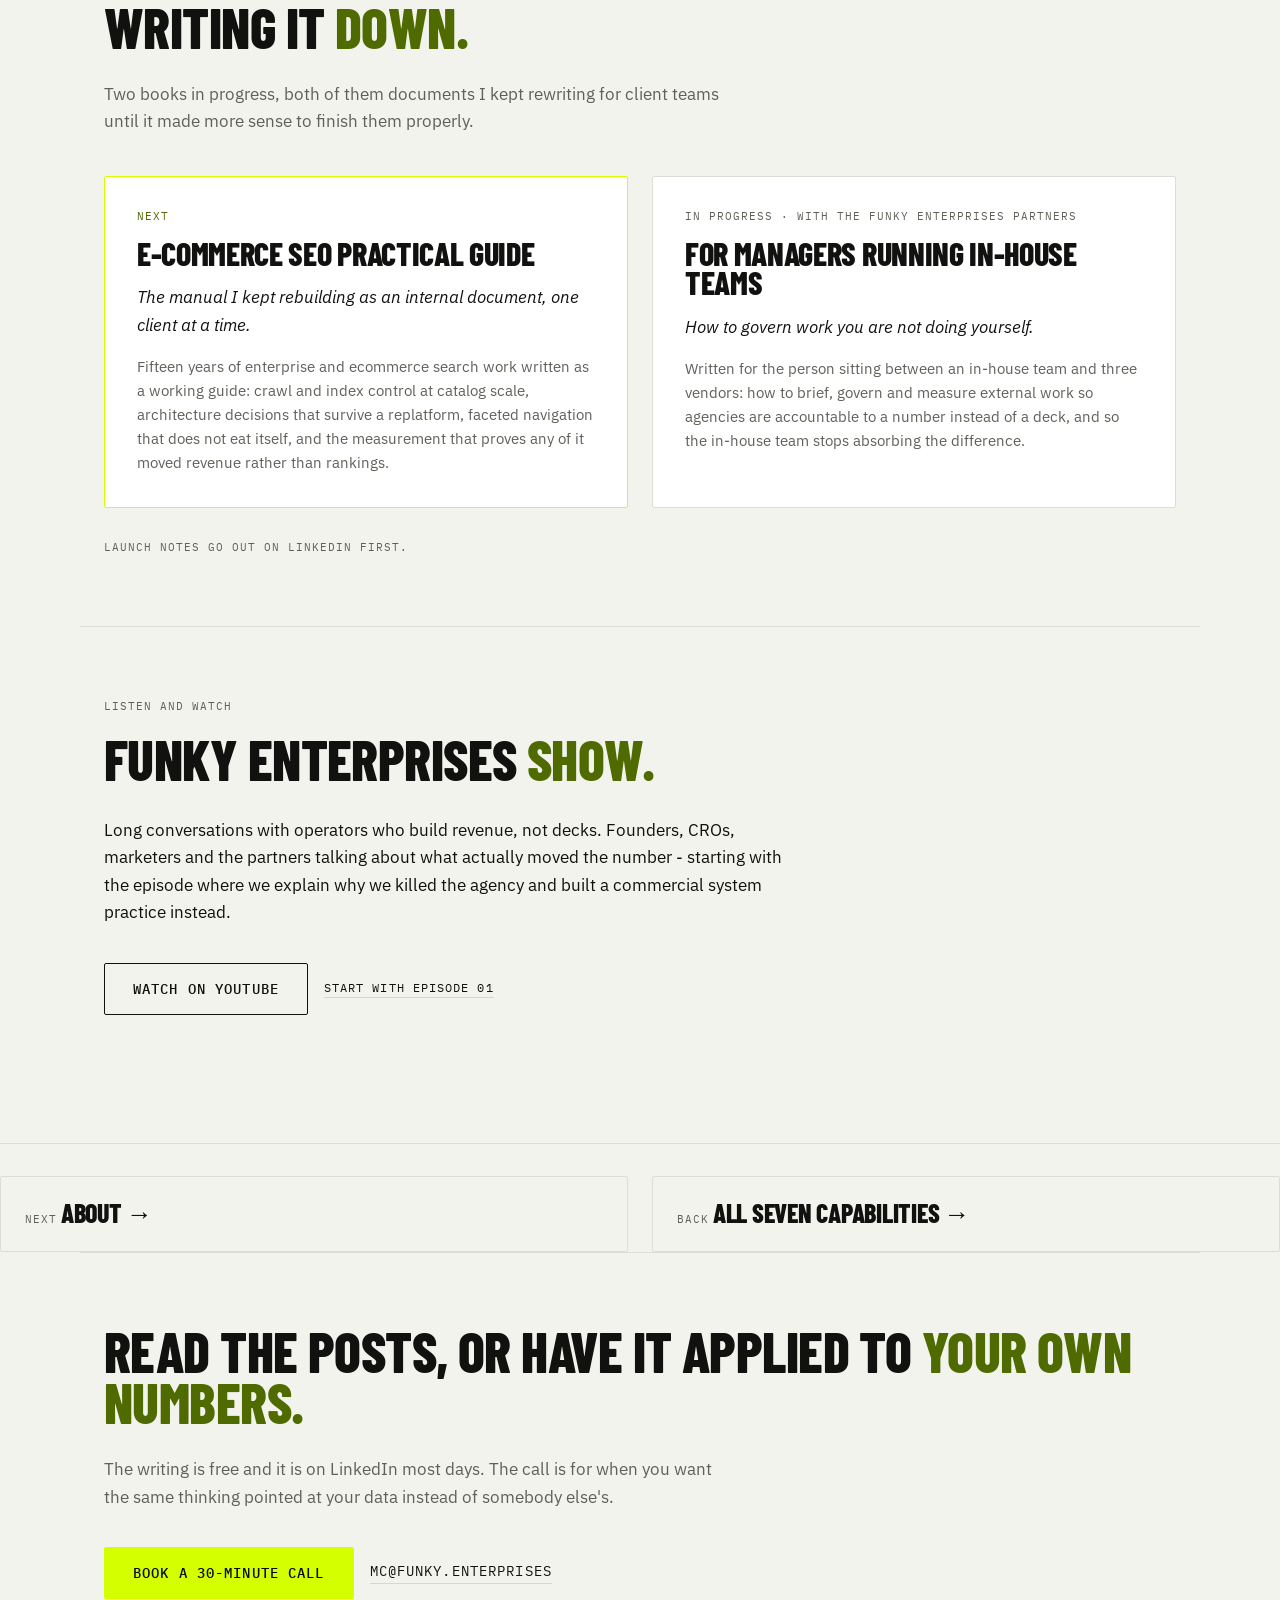
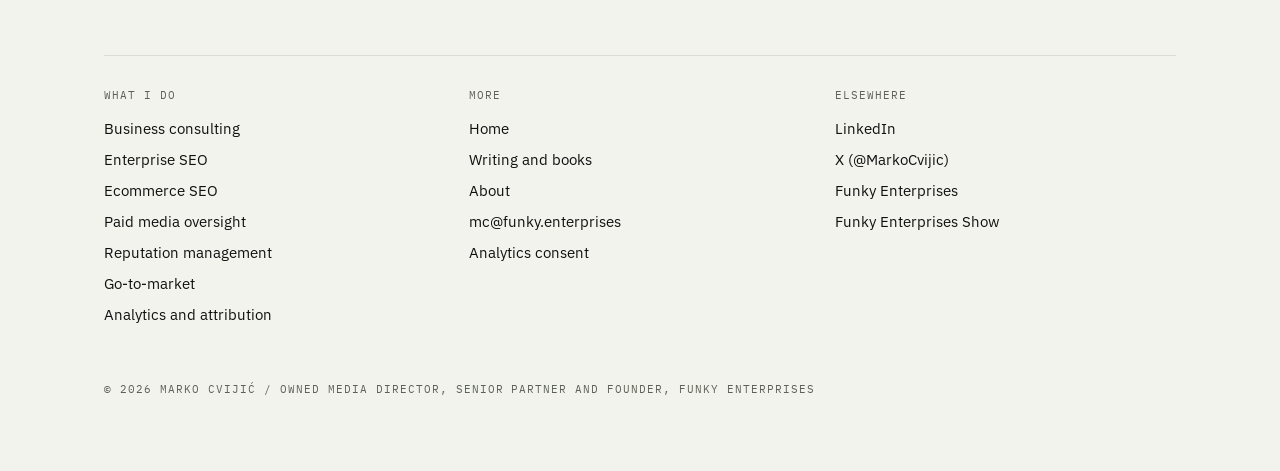
<file: writing/index.html>
<!DOCTYPE html>
<html lang="en">
<head>
<meta charset="utf-8">
<meta name="viewport" content="width=device-width, initial-scale=1">
<meta name="color-scheme" content="light">
<title>Writing and Books - Marko Cvijić</title>
<meta name="author" content="Marko Cvijić">
<meta name="description" content="Notes from under the dashboard: enterprise SEO, attribution and marketing operations, written from inside live engagements. Plus two books in progress and the Funky Enterprises Show.">
<link rel="canonical" href="https://markocvijic.co/writing/">

<meta property="og:type" content="website">
<meta property="og:site_name" content="Marko Cvijić">
<meta property="og:url" content="https://markocvijic.co/writing/">
<meta property="og:title" content="Writing and Books - Marko Cvijić">
<meta property="og:description" content="Short posts on what the reports are hiding - last-click budgets, share of voice as five equations instead of one, crawl sinkholes inside big catalogs, and what AI traffic is actually worth. No newsletter, no funnel, no gated PDF.">
<meta property="og:image" content="https://markocvijic.co/assets/marko-cvijic.jpg">
<meta name="twitter:card" content="summary_large_image">
<meta name="twitter:site" content="@MarkoCvijic">
<meta name="twitter:creator" content="@MarkoCvijic">
<meta name="twitter:title" content="Writing and Books - Marko Cvijić">
<meta name="twitter:description" content="Short posts on what the reports are hiding - last-click budgets, share of voice as five equations instead of one, crawl sinkholes inside big catalogs, and what AI traffic is actually worth. No newsletter, no funnel, no gated PDF.">
<meta name="twitter:image" content="https://markocvijic.co/assets/marko-cvijic.jpg">

<script>
/* GA4 with Consent Mode v2, advanced mode.

   Advanced, not basic: the tag loads for everyone, but every signal defaults to
   "denied", so until the visitor accepts, GA4 sends cookieless pings - no
   identifiers, no analytics cookie. That keeps modelled traffic numbers for
   people who decline and sets nothing on their machine.

   The two ad_* signals and ad_storage are never granted, by design. This site
   runs no advertising, so there is nothing to ask permission for. If a Google
   Ads tag is ever added here, the banner has to grow a second choice - do not
   just flip these to "granted".

   The library load is gated on the live hostname so local preview and automated
   checks never reach the property. The consent state itself is read on every
   hostname, so the banner is testable locally with the tag switched off. */
(function () {
  var KEY = "mc-consent", TTL = 31536000000, choice = null;
  try {
    var raw = localStorage.getItem(KEY), saved = raw && JSON.parse(raw);
    if (saved && saved.v === 1 && typeof saved.ts === "number" &&
        Date.now() - saved.ts < TTL) choice = saved.analytics;
  } catch (e) { /* storage blocked - treat as no choice yet */ }
  window.mcConsent = { key: KEY, ttl: TTL, choice: choice };

  if (!/(^|\.)markocvijic\.co$/.test(location.hostname)) return;
  window.dataLayer = window.dataLayer || [];
  window.gtag = function () { window.dataLayer.push(arguments); };

  /* Defaults go in before gtag.js is appended, which is the whole point of
     doing this here rather than in the banner script at the end of <body>.
     A returning visitor's stored yes is applied as the default, so there is no
     denied-then-update round trip and no flicker. */
  gtag("consent", "default", {
    ad_storage: "denied",
    ad_user_data: "denied",
    ad_personalization: "denied",
    analytics_storage: choice === "granted" ? "granted" : "denied",
    wait_for_update: 500
  });
  gtag("set", "ads_data_redaction", true);
  gtag("js", new Date());
  gtag("config", "G-7G684NYNZ5");

  var s = document.createElement("script");
  s.async = true;
  s.src = "https://www.googletagmanager.com/gtag/js?id=G-7G684NYNZ5";
  document.head.appendChild(s);
})();
</script>

<link rel="icon" type="image/svg+xml" href="/favicon.svg">
<link rel="preconnect" href="https://fonts.googleapis.com">
<link rel="preconnect" href="https://fonts.gstatic.com" crossorigin>
<link rel="stylesheet" href="https://fonts.googleapis.com/css2?family=Barlow+Condensed:wght@700;800&family=IBM+Plex+Mono:wght@400;500&family=IBM+Plex+Sans:wght@400;500;600&display=swap">
<link rel="stylesheet" href="/styles.css">

<script type="application/ld+json">
{
  "@context": "https://schema.org",
  "@graph": [
    {
      "@type": "Person",
      "@id": "https://markocvijic.co/#person",
      "name": "Marko Cvijić",
      "givenName": "Marko",
      "familyName": "Cvijić",
      "url": "https://markocvijic.co/",
      "mainEntityOfPage": {
        "@id": "https://markocvijic.co/about/#webpage"
      },
      "image": {
        "@id": "https://markocvijic.co/#portrait"
      },
      "jobTitle": "Business Consultant, Commercial System Partner, Owned Media Director",
      "description": "Business consultant and commercial system partner. Enterprise SEO, ecommerce SEO, paid media oversight for large ad spends, reputation management for high-profile business figures, and go-to-market for industrial and tech firms.",
      "worksFor": {
        "@id": "https://funky.enterprises/#organization"
      },
      "address": {
        "@type": "PostalAddress",
        "addressLocality": "Belgrade",
        "addressCountry": "RS"
      },
      "email": "mailto:mc@funky.enterprises",
      "knowsLanguage": [
        "en",
        "sr"
      ],
      "knowsAbout": [
        "Business consulting",
        "Commercial system design",
        "Enterprise SEO",
        "Ecommerce SEO",
        "Paid media oversight and budget governance",
        "Reputation management",
        "Go-to-market strategy",
        "Analytics and revenue attribution",
        "AI-native marketing operations"
      ],
      "sameAs": [
        "https://www.linkedin.com/in/markocvijic/",
        "https://x.com/MarkoCvijic",
        "https://funky.enterprises/team/marko-cvijic"
      ]
    },
    {
      "@type": "Organization",
      "@id": "https://funky.enterprises/#organization",
      "name": "Funky Enterprises",
      "url": "https://funky.enterprises",
      "description": "Commercial system partner rather than an agency. Five senior partners plus six senior specialists engaged as internal vendors, and no juniors.",
      "founder": {
        "@id": "https://markocvijic.co/#person"
      },
      "member": {
        "@id": "https://markocvijic.co/#person"
      },
      "areaServed": [
        {
          "@type": "Place",
          "name": "Europe"
        },
        {
          "@type": "Place",
          "name": "Middle East"
        },
        {
          "@type": "Place",
          "name": "North America"
        },
        {
          "@type": "Place",
          "name": "Australia"
        }
      ]
    },
    {
      "@type": "ImageObject",
      "@id": "https://markocvijic.co/#portrait",
      "url": "https://markocvijic.co/assets/marko-cvijic.jpg",
      "contentUrl": "https://markocvijic.co/assets/marko-cvijic.jpg",
      "width": 800,
      "height": 800,
      "caption": "Marko Cvijić"
    },
    {
      "@type": "WebSite",
      "@id": "https://markocvijic.co/#website",
      "url": "https://markocvijic.co/",
      "name": "Marko Cvijić",
      "description": "Business consultant and commercial system partner. Enterprise SEO, ecommerce SEO, paid media oversight for large ad spends, reputation management for high-profile business figures, and go-to-market for industrial and tech firms.",
      "inLanguage": "en",
      "publisher": {
        "@id": "https://markocvijic.co/#person"
      },
      "copyrightHolder": {
        "@id": "https://markocvijic.co/#person"
      }
    },
    {
      "@type": "CollectionPage",
      "@id": "https://markocvijic.co/writing/#webpage",
      "url": "https://markocvijic.co/writing/",
      "name": "Writing and Books - Marko Cvijić",
      "description": "Notes from under the dashboard: enterprise SEO, attribution and marketing operations, written from inside live engagements. Plus two books in progress and the Funky Enterprises Show.",
      "isPartOf": {
        "@id": "https://markocvijic.co/#website"
      },
      "inLanguage": "en",
      "about": {
        "@id": "https://markocvijic.co/#person"
      },
      "breadcrumb": {
        "@id": "https://markocvijic.co/writing/#breadcrumb"
      },
      "hasPart": [
        {
          "@id": "https://markocvijic.co/writing/#book-ecommerce-seo"
        },
        {
          "@id": "https://markocvijic.co/writing/#book-in-house-teams"
        }
      ]
    },
    {
      "@type": "BreadcrumbList",
      "@id": "https://markocvijic.co/writing/#breadcrumb",
      "itemListElement": [
        {
          "@type": "ListItem",
          "position": 1,
          "name": "Marko Cvijić",
          "item": "https://markocvijic.co/"
        },
        {
          "@type": "ListItem",
          "position": 2,
          "name": "Writing",
          "item": "https://markocvijic.co/writing/"
        }
      ]
    },
    {
      "@type": "Book",
      "@id": "https://markocvijic.co/writing/#book-ecommerce-seo",
      "name": "E-commerce SEO Practical Guide",
      "author": {
        "@id": "https://markocvijic.co/#person"
      },
      "inLanguage": "en",
      "abstract": "Fifteen years of enterprise and ecommerce search work written as a working guide: crawl and index control at catalog scale, architecture that survives a replatform, faceted navigation that does not eat itself, and the measurement that proves it moved revenue.",
      "about": [
        "Ecommerce SEO",
        "Enterprise SEO",
        "Technical SEO"
      ]
    },
    {
      "@type": "Book",
      "@id": "https://markocvijic.co/writing/#book-in-house-teams",
      "name": "For managers running in-house teams",
      "author": {
        "@id": "https://markocvijic.co/#person"
      },
      "inLanguage": "en",
      "abstract": "How to brief, govern and measure external work so agencies are accountable to a number instead of a deck, and the in-house team stops absorbing the difference.",
      "about": [
        "Marketing governance",
        "Vendor management",
        "In-house teams"
      ]
    }
  ]
}
</script>
</head>
<body>

<header class="wrap site-header">
  <a class="brand" href="/">Marko Cvijić<span class="lime">.</span></a>
  <div class="header-right">
    <nav class="nav mono" aria-label="Primary">
      <a href="/#services">What I do</a>
      <a href="/enterprise-seo/">Enterprise SEO</a>
      <a href="/ecommerce-seo/">Ecommerce SEO</a>
      <a href="/writing/" aria-current="page">Writing</a>
      <a href="/about/">About</a>
      <a href="/#contact">Contact</a>
    </nav>
    <a class="btn btn-primary header-cta" href="https://calendly.com/funkyenterprises/30-minute-needs-assessment" target="_blank" rel="noopener noreferrer">Book a call</a>
  </div>
</header>

<main id="top">

  <!-- SUBHERO -->
  <section class="wrap subhero">
    <p class="mono crumb"><a href="/">Marko Cvijić</a> <span>/</span> <span>Writing</span></p>
    <h1 class="h subhero-title">Notes from under the <span class="lime">dashboard.</span></h1>
    <p class="body subhero-lede">Short posts on what the reports are hiding: decisions made on last-click data, share of voice measured as one equation instead of five, crawl sinkholes eating budget inside big catalogs, and what AI traffic is actually worth once you look at volumes rather than headlines. No newsletter, no funnel, no gated PDF.</p>
    <div class="actions">
      <a class="btn btn-primary" href="https://calendly.com/funkyenterprises/30-minute-needs-assessment" target="_blank" rel="noopener noreferrer">Book a strategy call</a>
      <a class="btn btn-outline" href="/about/">Who I am</a>
    </div>
  </section>
  <!-- INTRO -->
  <section class="wrap section">
    <p class="mono eyebrow">Why any of it exists</p>
    <h2 class="h section-title">What the reports are <span class="lime">hiding.</span></h2>
    <div class="body prose">
      <p>I write from inside live engagements, which is the only reason the posts are worth reading. Nearly every one of them started as something I had to explain to a client team in a meeting - a number that could not be defended, an attribution model quietly making a decision nobody had signed off, a channel taking credit for demand it did not create.</p>
      <p>It is on LinkedIn, most days, in English, for free. No newsletter, no funnel, no gated PDF, no lead magnet. If you want the thinking, take it. If you want it applied to your own numbers, that is what the call is for.</p>
    </div>
  </section>

  <!-- POSTS -->
  <section class="wrap section">
    <div class="section-meta">
      <span class="mono muted">Selected posts</span>
      <span class="mono muted">Newest first</span>
    </div>
    <div class="posts">
      <a class="post" href="https://www.linkedin.com/posts/markocvijic_whats-changing-is-how-the-value-of-seo-as-activity-7490776272122351616-GH_i" target="_blank" rel="noopener noreferrer">
        <span class="h post-title">What is changing is how the value of SEO gets counted</span>
        <span class="mono post-meta">LinkedIn, 2026</span>
      </a>
      <a class="post" href="https://www.linkedin.com/posts/markocvijic_weve-always-measured-share-of-voice-across-activity-7484517390035283968-s708" target="_blank" rel="noopener noreferrer">
        <span class="h post-title">Share of voice across channels, as one equation</span>
        <span class="mono post-meta">LinkedIn, 2026</span>
      </a>
      <a class="post" href="https://www.linkedin.com/posts/markocvijic_majority-of-marketing-processes-fail-quietly-activity-7475446380824530944-GIPf" target="_blank" rel="noopener noreferrer">
        <span class="h post-title">Most marketing processes fail quietly, because nobody could see them</span>
        <span class="mono post-meta">LinkedIn, 2026</span>
      </a>
      <a class="post" href="https://www.linkedin.com/posts/markocvijic_same-pattern-we-see-across-legacy-b2b-verticals-activity-7458482529226973184-7vjA" target="_blank" rel="noopener noreferrer">
        <span class="h post-title">B2B budgets decided on last-click reports</span>
        <span class="mono post-meta">LinkedIn</span>
      </a>
      <a class="post" href="https://www.linkedin.com/posts/markocvijic_youre-not-getting-penalized-youre-getting-activity-7328344435275001857-YWFF" target="_blank" rel="noopener noreferrer">
        <span class="h post-title">You are not getting penalized, you are getting crawled into a sinkhole</span>
        <span class="mono post-meta">LinkedIn</span>
      </a>
    </div>
    <div class="callout">
      <p class="body" style="max-width:62ch">The posts are a running record of the same argument: the measurement layer decides everything above it, and almost nobody owns it. If that sounds like your company, the audit is the faster route than the archive.</p>
      <div class="actions">
        <a class="btn btn-primary" href="https://www.linkedin.com/in/markocvijic/" target="_blank" rel="noopener noreferrer">Follow on LinkedIn</a>
        <a class="textlink" href="https://x.com/MarkoCvijic" target="_blank" rel="noopener noreferrer">Or find me on X</a>
      </div>
    </div>
  </section>

  <!-- RECURRING THEMES -->
  <section class="wrap section">
    <p class="mono eyebrow">Recurring themes</p>
    <h2 class="h section-title">The same five <span class="lime">arguments.</span></h2>
    <div class="rows">
      <div class="row">
        <div class="mono row-key">Last-click is a decision, not a default</div>
        <p class="body">Every budget allocated on last-click data has silently defunded the channels that create demand in favour of the channel that closes it. Nobody chose that. The tool chose it, and the tool was never asked.</p>
        <a class="row-more" href="/analytics-attribution/">Analytics and attribution →</a>
      </div>
      <div class="row">
        <div class="mono row-key">Share of voice needs five equations</div>
        <p class="body">Visibility, click share, category share, paid coverage and answer-engine presence are five different questions. Collapsing them into one figure produces a number that cannot be acted on and is usually wrong in a flattering direction.</p>
      </div>
      <div class="row">
        <div class="mono row-key">Crawl budget is a budget</div>
        <p class="body">Large catalogs generate tens of thousands of near-duplicate URLs through their own filters, and search engines spend their finite attention there instead of on the pages that sell. It is invisible in every dashboard and obvious in the logs.</p>
        <a class="row-more" href="/ecommerce-seo/">Ecommerce SEO →</a>
      </div>
      <div class="row">
        <div class="mono row-key">AI traffic, at actual volume</div>
        <p class="body">Answer engines are genuinely changing how queries get intercepted, and the traffic they send is currently a fraction of what the discourse implies. Both halves of that sentence matter, and most commentary picks one.</p>
        <a class="row-more" href="/enterprise-seo/">Enterprise SEO →</a>
      </div>
      <div class="row">
        <div class="mono row-key">Processes fail quietly</div>
        <p class="body">A broken conversion event, a bid strategy optimising toward nothing, a report nobody opens. None of these announce themselves. They just quietly change the outcome, which is why governance is the actual product.</p>
        <a class="row-more" href="/business-consulting/">Business consulting →</a>
      </div>
    </div>
  </section>

  <!-- BOOKS -->
  <section id="books" class="wrap section">
    <p class="mono eyebrow">Books</p>
    <h2 class="h section-title">Writing it <span class="lime">down.</span></h2>
    <p class="body muted lede">Two books in progress, both of them documents I kept rewriting for client teams until it made more sense to finish them properly.</p>
    <div class="cards cards-2">
      <div class="card card-accent">
        <div class="mono lime">Next</div>
        <h3 class="h card-title">E-commerce SEO Practical Guide</h3>
        <p class="body italic card-body">The manual I kept rebuilding as an internal document, one client at a time.</p>
        <p class="small card-note">Fifteen years of enterprise and ecommerce search work written as a working guide: crawl and index control at catalog scale, architecture decisions that survive a replatform, faceted navigation that does not eat itself, and the measurement that proves any of it moved revenue rather than rankings.</p>
      </div>
      <div class="card">
        <div class="mono muted">In progress · with the Funky Enterprises partners</div>
        <h3 class="h card-title">For managers running in-house teams</h3>
        <p class="body italic card-body">How to govern work you are not doing yourself.</p>
        <p class="small card-note">Written for the person sitting between an in-house team and three vendors: how to brief, govern and measure external work so agencies are accountable to a number instead of a deck, and so the in-house team stops absorbing the difference.</p>
      </div>
    </div>
    <p class="mono muted" style="margin-top:32px">Launch notes go out on LinkedIn first.</p>
  </section>

  <!-- SHOW -->
  <section id="show" class="wrap section">
    <p class="mono eyebrow">Listen and watch</p>
    <h2 class="h section-title">Funky Enterprises <span class="lime">Show.</span></h2>
    <p class="body prose">Long conversations with operators who build revenue, not decks. Founders, CROs, marketers and the partners talking about what actually moved the number - starting with the episode where we explain why we killed the agency and built a commercial system practice instead.</p>
    <div class="actions">
      <a class="btn btn-outline" href="https://www.youtube.com/channel/UC0qSXbNRgglmzqdhXdpuM3g" target="_blank" rel="noopener noreferrer">Watch on YouTube</a>
      <a class="textlink" href="https://www.youtube.com/watch?v=z9tpumhujy0" target="_blank" rel="noopener noreferrer">Start with episode 01</a>
    </div>
  </section>

    <div class="page-nav">
      <a href="/about/">
        <span class="mono muted">Next</span>
        <span class="h page-nav-title">About →</span>
      </a>
      <a href="/#services">
        <span class="mono muted">Back</span>
        <span class="h page-nav-title">All seven capabilities →</span>
      </a>
    </div>

</main>

<footer id="contact" class="wrap site-footer">
  <h2 class="h footer-title">Read the posts, or have it applied to <span class="lime">your own numbers.</span></h2>
  <p class="body muted lede">The writing is free and it is on LinkedIn most days. The call is for when you want the same thinking pointed at your data instead of somebody else's.</p>
  <div class="actions">
    <a class="btn btn-primary" href="https://calendly.com/funkyenterprises/30-minute-needs-assessment" target="_blank" rel="noopener noreferrer">Book a 30-minute call</a>
    <a class="footer-mail" href="mailto:mc@funky.enterprises">mc@funky.enterprises</a>
  </div>

  <div class="footer-cols">
    <div class="footer-col">
      <p class="mono footer-col-title">What I do</p>
      <ul>
        <li><a href="/business-consulting/">Business consulting</a></li>
        <li><a href="/enterprise-seo/">Enterprise SEO</a></li>
        <li><a href="/ecommerce-seo/">Ecommerce SEO</a></li>
        <li><a href="/paid-media-oversight/">Paid media oversight</a></li>
        <li><a href="/reputation-management/">Reputation management</a></li>
        <li><a href="/go-to-market/">Go-to-market</a></li>
        <li><a href="/analytics-attribution/">Analytics and attribution</a></li>
      </ul>
    </div>
    <div class="footer-col">
      <p class="mono footer-col-title">More</p>
      <ul>
        <li><a href="/">Home</a></li>
        <li><a href="/writing/">Writing and books</a></li>
        <li><a href="/about/">About</a></li>
        <li><a href="mailto:mc@funky.enterprises">mc@funky.enterprises</a></li>
        <li><button type="button" class="consent-reopen">Analytics consent</button></li>
      </ul>
    </div>
    <div class="footer-col">
      <p class="mono footer-col-title">Elsewhere</p>
      <ul>
        <li><a href="https://www.linkedin.com/in/markocvijic/" target="_blank" rel="noopener noreferrer">LinkedIn</a></li>
        <li><a href="https://x.com/MarkoCvijic" target="_blank" rel="noopener noreferrer">X (@MarkoCvijic)</a></li>
        <li><a href="https://funky.enterprises/" target="_blank" rel="noopener noreferrer">Funky Enterprises</a></li>
        <li><a href="https://www.youtube.com/channel/UC0qSXbNRgglmzqdhXdpuM3g" target="_blank" rel="noopener noreferrer">Funky Enterprises Show</a></li>
      </ul>
    </div>
  </div>

  <p class="mono copyright">© 2026 Marko Cvijić / Owned Media Director, Senior Partner and Founder, Funky Enterprises</p>
</footer>

<script>
(function () {
  var c = window.mcConsent;
  if (!c) return;
  var el = null;

  function decide(value) {
    c.choice = value;
    try {
      localStorage.setItem(c.key, JSON.stringify(
        { v: 1, analytics: value, ts: Date.now() }));
    } catch (e) { /* storage blocked - the choice holds for this page only */ }
    if (window.gtag) gtag("consent", "update", { analytics_storage: value });
    if (el) { el.remove(); el = null; }
  }

  /* Built from one HTML string rather than a pile of createElement calls, so
     every class name appears as a real class attribute and the stylesheet
     coverage check can see it. */
  function open(focus) {
    if (el) return;
    var host = document.createElement("div");
    host.innerHTML =
      '<div class="consent" role="dialog" aria-label="Analytics consent" ' +
        'tabindex="-1">' +
        '<div class="consent-inner">' +
          '<p class="consent-text">Google Analytics counts visits here. ' +
          'Nothing is sold, shared or used for advertising. Until you accept, ' +
          'no cookie is set and the visit is counted without any identifier. ' +
          'You can change this from the footer any time.</p>' +
          '<div class="consent-actions">' +
            '<button type="button" class="consent-btn consent-accept" ' +
              'data-consent="granted">Accept</button>' +
            '<button type="button" class="consent-btn" ' +
              'data-consent="denied">Decline</button>' +
          '</div>' +
        '</div>' +
      '</div>';
    el = host.firstChild;
    el.addEventListener("click", function (ev) {
      var b = ev.target.closest("[data-consent]");
      if (b) decide(b.getAttribute("data-consent"));
    });
    document.body.appendChild(el);
    if (focus) el.focus();
  }

  if (c.choice === null) open(false);

  var reopen = document.querySelectorAll(".consent-reopen");
  for (var i = 0; i < reopen.length; i++) {
    reopen[i].addEventListener("click", function () { open(true); });
  }
})();
</script>

</body>
</html>
</file>
<file: styles.css>
/* ==========================================================================
   markocvijic.co
   Marko Cvijic - Owned Media Director, Senior Partner & Founder,
   Funky Enterprises
   ========================================================================== */

/* --------------------------------------------------------------------------
   1. Tokens
   -------------------------------------------------------------------------- */

:root {
  --bg: #f3f3ee;
  --surface: #ffffff;
  --line: #dcddd4;
  --text: #111210;
  --muted: #5e6158;
  --lime: #d4ff00;
  --lime-text: #4f6b00;
  --logo-filter: brightness(0);

  --wrap: 1120px;
  --gutter: 24px;

  --font-head: "Barlow Condensed", "Arial Narrow", ui-sans-serif, sans-serif;
  --font-body: "IBM Plex Sans", ui-sans-serif, system-ui, sans-serif;
  --font-mono: "IBM Plex Mono", ui-monospace, "SFMono-Regular", monospace;
}

/* --------------------------------------------------------------------------
   2. Reset & base
   -------------------------------------------------------------------------- */

*,
*::before,
*::after {
  box-sizing: border-box;
}

html {
  scroll-behavior: smooth;
  -webkit-text-size-adjust: 100%;
}

body {
  margin: 0;
  min-height: 100vh;
  background-color: var(--bg);
  color: var(--text);
  font-family: var(--font-body);
  font-weight: 400;
  font-size: 16px;
  -webkit-font-smoothing: antialiased;
  -moz-osx-font-smoothing: grayscale;
}

img {
  display: block;
  max-width: 100%;
}

h1,
h2,
h3,
p,
ul,
ol,
figure {
  margin: 0;
}

ul {
  padding: 0;
  list-style: none;
}

a {
  color: inherit;
}

::selection {
  background: var(--lime);
  color: #0b0b0c;
}

:focus-visible {
  outline: 2px solid var(--lime);
  outline-offset: 3px;
}

/* --------------------------------------------------------------------------
   3. Typography primitives
   -------------------------------------------------------------------------- */

.h {
  font-family: var(--font-head);
  font-weight: 800;
  text-transform: uppercase;
  letter-spacing: -0.01em;
  line-height: 0.92;
}

.mono {
  font-family: var(--font-mono);
  font-size: 11px;
  text-transform: uppercase;
  letter-spacing: 0.09em;
}

.body {
  font-size: 17px;
  line-height: 1.62;
}

.small {
  font-size: 15px;
  line-height: 1.6;
}

.lime {
  color: var(--lime-text);
}

.muted {
  color: var(--muted);
}

.italic {
  font-style: italic;
}

.dropcap::first-letter {
  float: left;
  font-family: var(--font-head);
  font-weight: 800;
  font-size: 76px;
  line-height: 0.8;
  padding-top: 6px;
  padding-right: 12px;
  color: var(--lime-text);
}

/* --------------------------------------------------------------------------
   4. Layout
   -------------------------------------------------------------------------- */

.wrap {
  max-width: var(--wrap);
  margin: 0 auto;
  padding-left: var(--gutter);
  padding-right: var(--gutter);
}

.section {
  border-top: 1px solid var(--line);
  padding-top: 72px;
  padding-bottom: 72px;
  scroll-margin-top: 32px;
}

.eyebrow {
  color: var(--muted);
}

.section-title {
  margin-top: 20px;
  font-size: clamp(34px, 7vw, 56px);
}

.lede {
  margin-top: 28px;
  max-width: 62ch;
}

.prose {
  margin-top: 32px;
  max-width: 68ch;
}

.prose > p + p {
  margin-top: 24px;
}

/* --------------------------------------------------------------------------
   5. Buttons & links
   -------------------------------------------------------------------------- */

.btn {
  display: inline-flex;
  align-items: center;
  justify-content: center;
  min-height: 52px;
  padding: 0 28px;
  border-radius: 2px;
  font-family: var(--font-mono);
  font-size: 14px;
  font-weight: 500;
  line-height: 1;
  text-transform: uppercase;
  letter-spacing: 0.08em;
  text-decoration: none;
  transition: opacity 0.15s, background-color 0.15s, color 0.15s,
    border-color 0.15s, filter 0.15s;
}

.btn-primary {
  background: var(--lime);
  color: #0b0b0c;
  border: 1.5px solid var(--lime);
}

.btn-primary:hover {
  filter: brightness(0.92);
}

.btn-outline {
  border: 1.5px solid var(--text);
  color: var(--text);
}

.btn-outline:hover {
  border-color: var(--lime);
  color: var(--lime-text);
}

.textlink {
  font-family: var(--font-mono);
  font-size: 12px;
  text-transform: uppercase;
  letter-spacing: 0.09em;
  color: var(--text);
  text-decoration: none;
  border-bottom: 1px solid var(--lime);
  padding-bottom: 2px;
}

.textlink:hover {
  opacity: 0.7;
}

.inlink {
  color: var(--text);
  text-decoration: none;
  border-bottom: 1px solid var(--lime);
}

.inlink:hover {
  opacity: 0.7;
}

.actions {
  margin-top: 36px;
  display: flex;
  flex-wrap: wrap;
  align-items: center;
  gap: 16px;
}

/* --------------------------------------------------------------------------
   6. Header
   -------------------------------------------------------------------------- */

.site-header {
  display: flex;
  flex-wrap: wrap;
  align-items: center;
  justify-content: space-between;
  gap: 16px;
  padding-top: 24px;
  padding-bottom: 24px;
}

.brand {
  font-family: var(--font-head);
  font-weight: 800;
  text-transform: uppercase;
  letter-spacing: 0.02em;
  font-size: 18px;
  color: var(--text);
  text-decoration: none;
}

.header-right {
  display: flex;
  flex-wrap: wrap;
  align-items: center;
  gap: 14px 24px;
  width: 100%;
}

.header-cta {
  display: none;
}

.nav {
  display: flex;
  flex-wrap: wrap;
  gap: 24px;
}

.nav a {
  color: var(--muted);
  text-decoration: none;
}

.nav a:hover {
  opacity: 0.7;
}

@media (min-width: 900px) {
  .header-right {
    width: auto;
    margin-left: auto;
  }
  .header-cta {
    display: inline-flex;
  }
}

/* --------------------------------------------------------------------------
   7. Hero
   -------------------------------------------------------------------------- */

.hero {
  display: grid;
  grid-template-columns: 1fr;
  gap: 48px;
  border-top: 0;
  padding-top: 40px;
}

.hero-title {
  margin-top: 24px;
  font-size: clamp(44px, 9.2vw, 78px);
}

.hero-lede {
  margin-top: 28px;
  max-width: 54ch;
}

/* portrait plus the credit line that sits under it */
.hero-aside {
  display: grid;
  gap: 18px;
  align-content: start;
}

.hero-role {
  max-width: 56ch;
  font-size: 14px;
  line-height: 1.65;
}

.hero-note {
  margin-top: 16px;
  line-height: 1.6;
  font-size: 12px;
}

.portrait {
  position: relative;
  width: 100%;
  aspect-ratio: 1 / 1;
  background: #000;
}

.portrait img {
  width: 100%;
  height: 100%;
  object-fit: cover;
}

.portrait figcaption {
  position: absolute;
  left: 12px;
  bottom: 12px;
  color: rgba(255, 255, 255, 0.85);
}

@media (min-width: 1000px) {
  .hero {
    grid-template-columns: 7fr 5fr;
    align-items: start;
    gap: 56px;
  }
}

/* --------------------------------------------------------------------------
   8. Box score
   -------------------------------------------------------------------------- */

.section-meta {
  display: flex;
  align-items: baseline;
  justify-content: space-between;
  gap: 16px;
}

.scores {
  margin-top: 32px;
  display: grid;
  grid-template-columns: repeat(2, minmax(0, 1fr));
  border-top: 1px solid var(--line);
}

.score {
  border-bottom: 1px solid var(--line);
  border-right: 1px solid var(--line);
  padding: 32px 16px;
}

.score:nth-child(2n) {
  border-right: 0;
}

.score:nth-child(2n + 1) {
  padding-left: 0;
}

.score-value {
  font-family: var(--font-head);
  font-weight: 800;
  text-transform: uppercase;
  line-height: 0.92;
  font-size: clamp(38px, 8vw, 54px);
  font-variant-numeric: tabular-nums;
}

.score-label {
  margin-top: 12px;
  max-width: 34ch;
  line-height: 1.6;
  color: var(--muted);
}

@media (min-width: 640px) {
  .scores {
    grid-template-columns: repeat(3, minmax(0, 1fr));
  }
  .score {
    padding-left: 32px;
    padding-right: 32px;
  }
  .score:nth-child(2n) {
    border-right: 1px solid var(--line);
  }
  .score:nth-child(3n) {
    border-right: 0;
  }
  .score:nth-child(2n + 1) {
    padding-left: 32px;
  }
  .score:nth-child(3n + 1) {
    padding-left: 0;
  }
}

@media (min-width: 1000px) {
  .scores {
    grid-template-columns: repeat(6, minmax(0, 1fr));
  }
  .score:nth-child(3n) {
    border-right: 1px solid var(--line);
  }
  .score:nth-child(6n) {
    border-right: 0;
  }
  .score:nth-child(3n + 1) {
    padding-left: 32px;
  }
  .score:nth-child(6n + 1) {
    padding-left: 0;
  }
}

/* client band */
.clients {
  margin-top: 56px;
}

.logo-row-label {
  color: var(--muted);
  margin-bottom: 20px;
}

.client-band {
  margin-top: 32px;
  display: flex;
  flex-wrap: wrap;
  align-items: baseline;
  gap: 10px 0;
  font-size: clamp(19px, 2.4vw, 26px);
  line-height: 1.15;
}

.clients .client-band {
  margin-top: 0;
}

.client-band li {
  display: inline-flex;
  align-items: baseline;
}

.client-band li + li::before {
  content: "/";
  color: var(--lime-text);
  margin: 0 14px;
  font-weight: 700;
}

/* --------------------------------------------------------------------------
   9. Discipline / definition rows
   -------------------------------------------------------------------------- */

.rows {
  margin-top: 48px;
  border-top: 1px solid var(--line);
}

.row {
  display: grid;
  grid-template-columns: 1fr;
  gap: 12px;
  padding: 28px 0;
  border-bottom: 1px solid var(--line);
}

.row-key {
  color: var(--lime-text);
}

@media (min-width: 700px) {
  .row {
    grid-template-columns: 4fr 8fr;
    gap: 0 32px;
  }

  /* keep the "read more" link under the description, not under the label */
  .row > .row-more {
    grid-column: 2;
  }
}

/* --------------------------------------------------------------------------
   10. Cards
   -------------------------------------------------------------------------- */

.cards {
  margin-top: 40px;
  display: grid;
  grid-template-columns: 1fr;
  gap: 24px;
}

@media (min-width: 800px) {
  .cards-2 {
    grid-template-columns: repeat(2, minmax(0, 1fr));
  }
  .cards-3 {
    grid-template-columns: repeat(3, minmax(0, 1fr));
  }
}

.card {
  background-color: var(--surface);
  border: 1px solid var(--line);
  border-radius: 2px;
  padding: 32px;
}

.card-accent {
  border-color: var(--lime);
}

.card-title {
  margin-top: 16px;
  font-size: 32px;
}

.card-body {
  margin-top: 16px;
}

.card-note {
  margin-top: 16px;
  color: var(--muted);
}

.callout {
  margin-top: 48px;
  background-color: var(--surface);
  border-left: 4px solid var(--lime);
  padding: 36px 28px;
}

.callout .actions {
  margin-top: 28px;
}

/* --------------------------------------------------------------------------
   11. Case highlight
   -------------------------------------------------------------------------- */

.case {
  margin-top: 48px;
  background-color: var(--surface);
  border: 1px solid var(--line);
  border-radius: 2px;
  padding: 36px 28px;
}

.case-stats {
  margin-top: 28px;
  display: grid;
  grid-template-columns: repeat(2, minmax(0, 1fr));
  gap: 28px 24px;
}

.case-stat-value {
  font-family: var(--font-head);
  font-weight: 800;
  font-size: 44px;
  line-height: 0.92;
  font-variant-numeric: tabular-nums;
  color: var(--lime-text);
}

.case-stat-label {
  margin-top: 10px;
  color: var(--muted);
  line-height: 1.6;
}

@media (min-width: 800px) {
  .case-stats {
    grid-template-columns: repeat(4, minmax(0, 1fr));
  }
}

/* --------------------------------------------------------------------------
   12. Writing list
   -------------------------------------------------------------------------- */

.writing-facts {
  color: var(--muted);
}

.writing-facts li + li {
  margin-top: 12px;
}

.posts {
  margin-top: 48px;
  border-top: 1px solid var(--line);
}

.post {
  display: flex;
  flex-wrap: wrap;
  align-items: baseline;
  justify-content: space-between;
  gap: 12px 24px;
  padding: 24px 0;
  border-bottom: 1px solid var(--line);
  color: var(--text);
  text-decoration: none;
  transition: opacity 0.15s;
}

.post:hover {
  opacity: 0.62;
}

.post-title {
  max-width: 62ch;
  font-size: clamp(22px, 3.4vw, 30px);
}

.post-meta {
  flex-shrink: 0;
  color: var(--muted);
}

/* --------------------------------------------------------------------------
   13. Footer
   -------------------------------------------------------------------------- */

.site-footer {
  border-top: 1px solid var(--line);
  padding-top: 72px;
  padding-bottom: 72px;
  scroll-margin-top: 32px;
}

.footer-title {
  font-size: clamp(34px, 7vw, 56px);
}

.footer-mail {
  display: inline-block;
  font-family: var(--font-mono);
  font-size: 14px;
  text-transform: uppercase;
  letter-spacing: 0.08em;
  color: var(--text);
  text-decoration: none;
  border-bottom: 1px solid var(--lime);
  padding-bottom: 3px;
}

.copyright {
  margin-top: 56px;
  color: var(--muted);
  line-height: 1.7;
}

/* --------------------------------------------------------------------------
   14. Service pages
   -------------------------------------------------------------------------- */

.crumb {
  display: flex;
  flex-wrap: wrap;
  gap: 8px 12px;
  color: var(--muted);
}

.crumb a {
  color: var(--muted);
  text-decoration: none;
}

.crumb a:hover {
  color: var(--lime-text);
}

.subhero {
  padding-top: 48px;
  padding-bottom: 64px;
}

.subhero-title {
  margin-top: 20px;
  font-size: clamp(40px, 8vw, 82px);
}

.subhero-lede {
  margin-top: 26px;
  max-width: 64ch;
  font-size: 19px;
}

/* inline "read more" link inside a discipline row */
.row-more {
  display: inline-flex;
  justify-self: start;
  align-items: center;
  gap: 8px;
  margin-top: 14px;
  font-family: var(--font-mono);
  font-size: 11px;
  text-transform: uppercase;
  letter-spacing: 0.09em;
  color: var(--lime-text);
  text-decoration: none;
  border-bottom: 1px solid var(--lime);
  padding-bottom: 3px;
}

.row-more:hover {
  opacity: 0.72;
}

/* grouped capability blocks */
.group {
  margin-top: 64px;
}

.group-head {
  display: flex;
  flex-wrap: wrap;
  align-items: baseline;
  gap: 8px 20px;
  padding-bottom: 16px;
  border-bottom: 1px solid var(--line);
}

.group-title {
  font-size: clamp(26px, 4vw, 38px);
}

.group-note {
  color: var(--muted);
}

.specs {
  margin-top: 32px;
  display: grid;
  grid-template-columns: 1fr;
  gap: 32px 40px;
}

.spec-key {
  font-size: 21px;
}

.spec p {
  margin-top: 10px;
  color: var(--muted);
}

@media (min-width: 700px) {
  .specs {
    grid-template-columns: repeat(2, minmax(0, 1fr));
  }
}

/* numbered operating rules */
.rules {
  margin-top: 40px;
  border-top: 1px solid var(--line);
}

.rule {
  display: grid;
  grid-template-columns: 38px 1fr;
  gap: 16px;
  align-items: start;
  padding: 20px 0;
  border-bottom: 1px solid var(--line);
}

.rule-num {
  padding-top: 4px;
  color: var(--lime-text);
}

/* numbered process steps */
.steps {
  margin-top: 40px;
  display: grid;
  grid-template-columns: 1fr;
  gap: 32px;
}

.step {
  border-top: 2px solid var(--lime);
  padding-top: 18px;
}

.step-num {
  color: var(--muted);
}

.step-title {
  margin-top: 10px;
  font-size: 24px;
}

.step p {
  margin-top: 10px;
  color: var(--muted);
}

@media (min-width: 800px) {
  .steps {
    grid-template-columns: repeat(2, minmax(0, 1fr));
  }
}

/* market pills */
.pills {
  margin-top: 24px;
  display: flex;
  flex-wrap: wrap;
  gap: 10px;
}

.pill {
  border: 1px solid var(--line);
  border-radius: 999px;
  padding: 8px 16px;
  color: var(--muted);
}

/* sibling-page navigation at the foot of a service page */
.page-nav {
  margin-top: 56px;
  padding-top: 32px;
  border-top: 1px solid var(--line);
  display: grid;
  grid-template-columns: 1fr;
  gap: 24px;
}

.page-nav a {
  text-decoration: none;
  color: var(--text);
  border: 1px solid var(--line);
  border-radius: 2px;
  padding: 24px;
  display: block;
  transition: border-color 0.15s;
}

.page-nav a:hover {
  border-color: var(--lime);
}

.page-nav-title {
  margin-top: 10px;
  font-size: 26px;
}

@media (min-width: 800px) {
  .page-nav {
    grid-template-columns: repeat(2, minmax(0, 1fr));
  }
}

/* --------------------------------------------------------------------------
   15. Service index, footer sitemap, teasers
   -------------------------------------------------------------------------- */

.svcs {
  margin-top: 40px;
  display: grid;
  grid-template-columns: 1fr;
  gap: 20px;
}

.svc {
  display: block;
  padding: 28px;
  background-color: var(--surface);
  border: 1px solid var(--line);
  border-radius: 2px;
  color: var(--text);
  text-decoration: none;
  transition: border-color 0.15s;
}

.svc:hover {
  border-color: var(--lime);
}

.svc-num {
  color: var(--muted);
}

.svc-title {
  margin-top: 10px;
  font-size: 26px;
}

.svc p {
  margin-top: 12px;
  color: var(--muted);
}

.svc-go {
  display: inline-block;
  margin-top: 18px;
  font-family: var(--font-mono);
  font-size: 11px;
  text-transform: uppercase;
  letter-spacing: 0.09em;
  color: var(--lime-text);
}

@media (min-width: 700px) {
  .svcs {
    grid-template-columns: repeat(2, minmax(0, 1fr));
  }
}

@media (min-width: 1040px) {
  .svcs {
    grid-template-columns: repeat(3, minmax(0, 1fr));
  }
}

/* footer sitemap */
.footer-cols {
  margin-top: 56px;
  padding-top: 32px;
  border-top: 1px solid var(--line);
  display: grid;
  grid-template-columns: 1fr;
  gap: 32px 24px;
}

.footer-col-title {
  margin-bottom: 16px;
  color: var(--muted);
}

.footer-col ul {
  display: grid;
  gap: 11px;
}

.footer-col a {
  font-size: 15px;
  color: var(--text);
  text-decoration: none;
}

.footer-col a:hover {
  color: var(--lime-text);
}

@media (min-width: 700px) {
  .footer-cols {
    grid-template-columns: repeat(3, minmax(0, 1fr));
  }
}

/* condensed block that points at a full page */
.teaser {
  margin-top: 40px;
  display: grid;
  grid-template-columns: 1fr;
  gap: 32px;
}

@media (min-width: 900px) {
  .teaser {
    grid-template-columns: 5fr 7fr;
  }
}

/* --------------------------------------------------------------------------
   16. Consent banner

   Injected by the script at the end of <body>, so these rules only ever apply
   once. Accept and Decline are the same size and carry the same border - only
   the fill differs. Making Decline harder to find would not be compliant, and
   it is also just rude.
   -------------------------------------------------------------------------- */

.consent {
  position: fixed;
  left: 0;
  right: 0;
  bottom: 0;
  z-index: 50;
  background: var(--surface);
  border-top: 1.5px solid var(--text);
  box-shadow: 0 -10px 30px rgba(17, 18, 16, 0.07);
}

.consent-inner {
  max-width: var(--wrap);
  margin: 0 auto;
  padding: 20px var(--gutter);
  display: grid;
  gap: 18px;
  align-items: center;
}

.consent-text {
  font-family: var(--font-body);
  font-size: 14px;
  line-height: 1.6;
  color: var(--muted);
  max-width: 76ch;
}

.consent-actions {
  display: flex;
  flex-wrap: wrap;
  gap: 10px;
}

.consent-btn {
  min-height: 46px;
  padding: 0 22px;
  border: 1.5px solid var(--text);
  border-radius: 2px;
  background: transparent;
  color: var(--text);
  font-family: var(--font-mono);
  font-size: 13px;
  font-weight: 500;
  line-height: 1;
  text-transform: uppercase;
  letter-spacing: 0.08em;
  cursor: pointer;
  transition: background-color 0.15s, color 0.15s, border-color 0.15s;
}

.consent-accept {
  background: var(--lime);
  border-color: var(--lime);
  color: #0b0b0c;
}

.consent-btn:hover {
  border-color: var(--lime);
  color: var(--lime-text);
}

.consent-accept:hover {
  background: var(--text);
  border-color: var(--text);
  color: var(--lime);
}

/* The withdraw-consent entry point in the footer. Styled to sit in the sitemap
   list as if it were one of the links, because semantically it is a control. */
.consent-reopen {
  padding: 0;
  border: 0;
  background: none;
  font-family: inherit;
  font-size: 15px;
  color: var(--text);
  text-align: left;
  cursor: pointer;
}

.consent-reopen:hover {
  color: var(--lime-text);
}

@media (min-width: 820px) {
  .consent-inner {
    grid-template-columns: 1fr auto;
    gap: 32px;
  }
}

/* --------------------------------------------------------------------------
   17. Motion
   -------------------------------------------------------------------------- */

@media (prefers-reduced-motion: reduce) {
  html {
    scroll-behavior: auto;
  }
  * {
    transition: none !important;
  }
}
</file>
